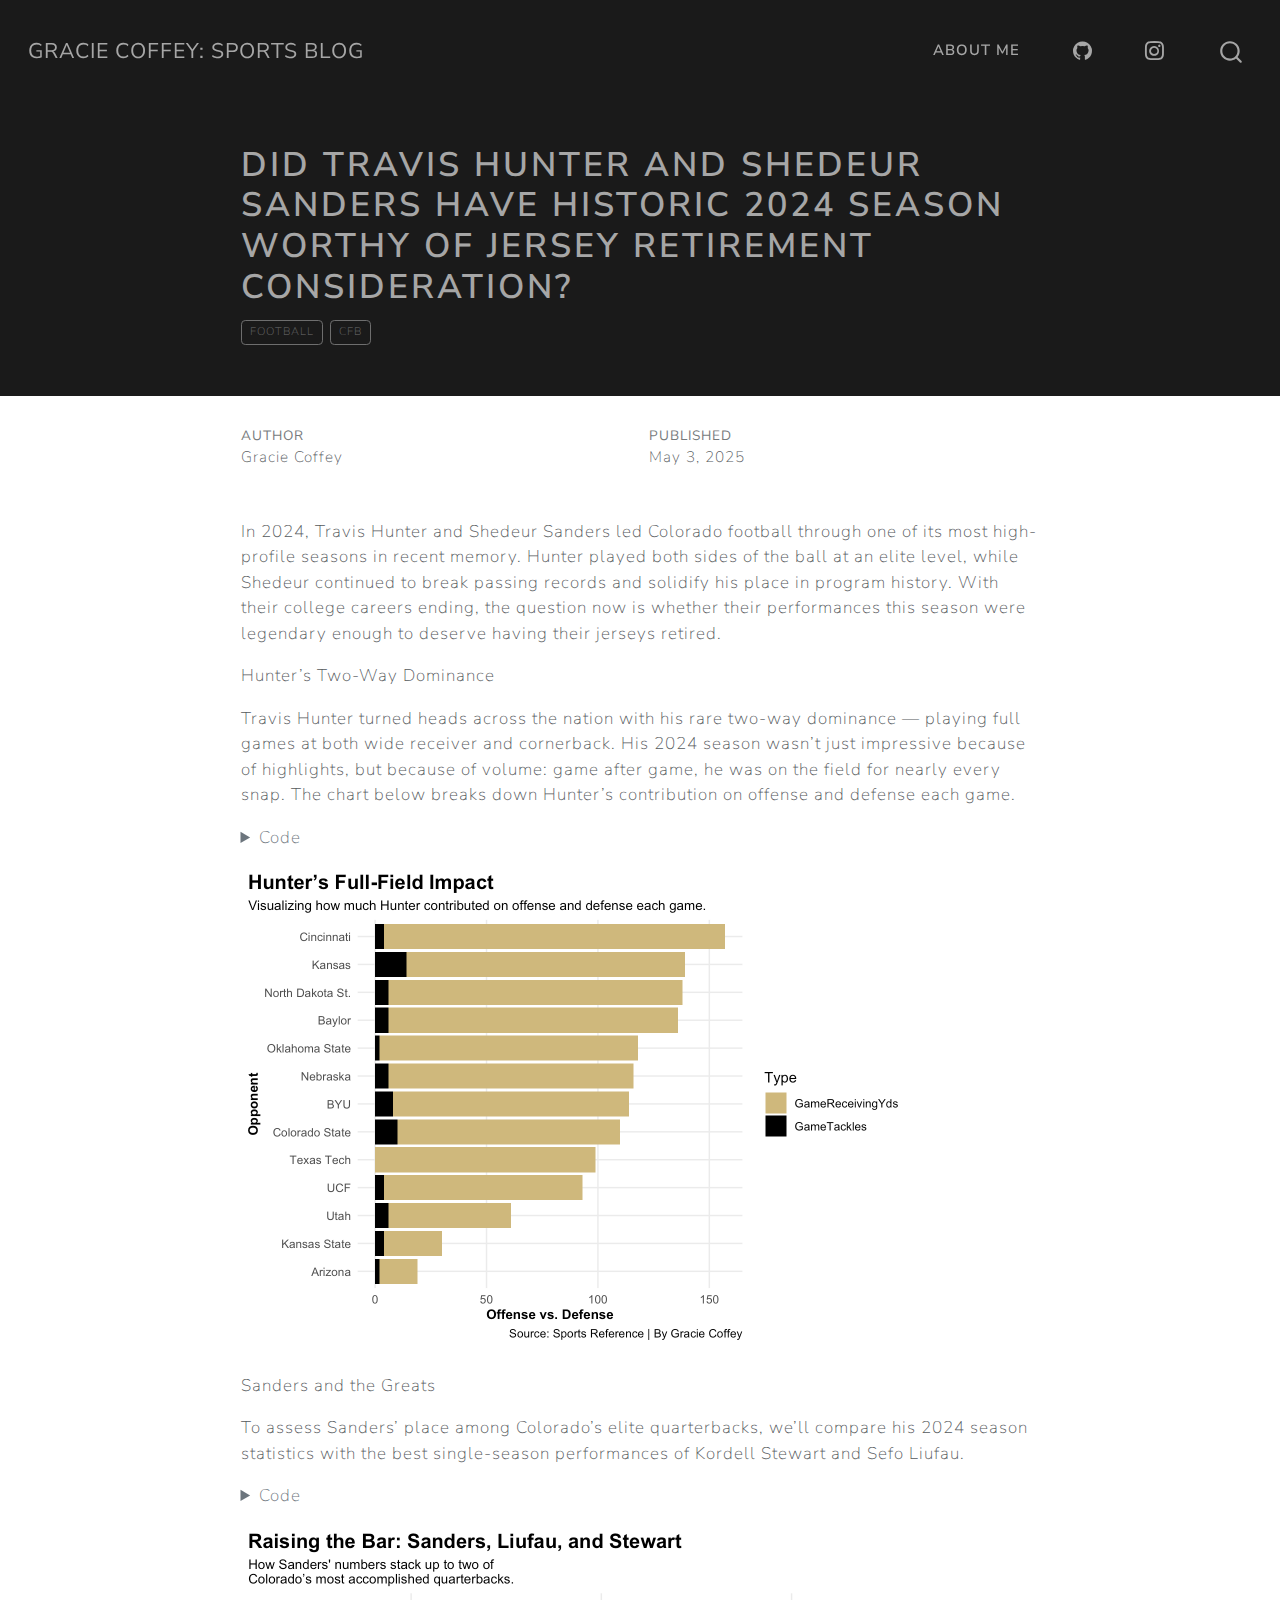
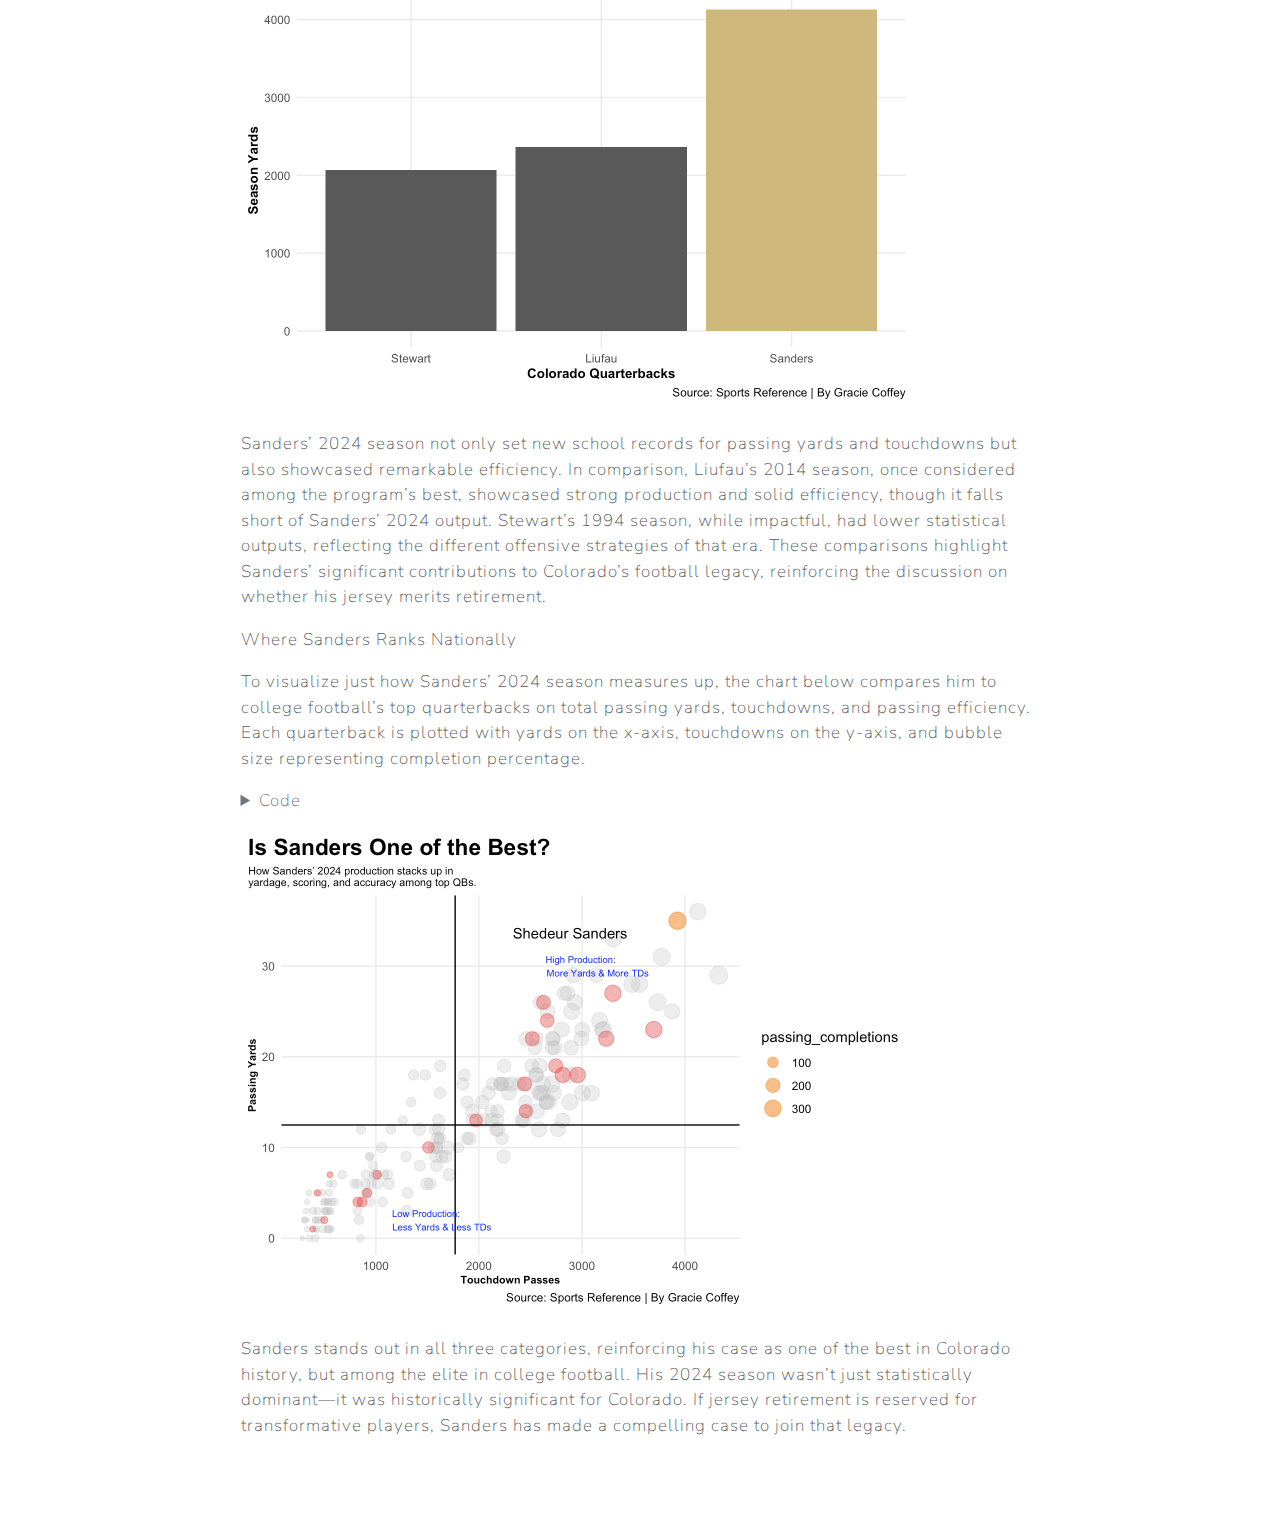
<file: posts/hunter-sanders-jerseyretirement/index.html>
<!DOCTYPE html>
<html xmlns="http://www.w3.org/1999/xhtml" lang="en" xml:lang="en"><head>

<meta charset="utf-8">
<meta name="generator" content="quarto-1.6.42">

<meta name="viewport" content="width=device-width, initial-scale=1.0, user-scalable=yes">

<meta name="author" content="Gracie Coffey">
<meta name="dcterms.date" content="2025-05-03">

<title>Did Travis Hunter and Shedeur Sanders Have Historic 2024 Season Worthy of Jersey Retirement Consideration? – Gracie Coffey: Sports Blog</title>
<style>
code{white-space: pre-wrap;}
span.smallcaps{font-variant: small-caps;}
div.columns{display: flex; gap: min(4vw, 1.5em);}
div.column{flex: auto; overflow-x: auto;}
div.hanging-indent{margin-left: 1.5em; text-indent: -1.5em;}
ul.task-list{list-style: none;}
ul.task-list li input[type="checkbox"] {
  width: 0.8em;
  margin: 0 0.8em 0.2em -1em; /* quarto-specific, see https://github.com/quarto-dev/quarto-cli/issues/4556 */ 
  vertical-align: middle;
}
/* CSS for syntax highlighting */
pre > code.sourceCode { white-space: pre; position: relative; }
pre > code.sourceCode > span { line-height: 1.25; }
pre > code.sourceCode > span:empty { height: 1.2em; }
.sourceCode { overflow: visible; }
code.sourceCode > span { color: inherit; text-decoration: inherit; }
div.sourceCode { margin: 1em 0; }
pre.sourceCode { margin: 0; }
@media screen {
div.sourceCode { overflow: auto; }
}
@media print {
pre > code.sourceCode { white-space: pre-wrap; }
pre > code.sourceCode > span { display: inline-block; text-indent: -5em; padding-left: 5em; }
}
pre.numberSource code
  { counter-reset: source-line 0; }
pre.numberSource code > span
  { position: relative; left: -4em; counter-increment: source-line; }
pre.numberSource code > span > a:first-child::before
  { content: counter(source-line);
    position: relative; left: -1em; text-align: right; vertical-align: baseline;
    border: none; display: inline-block;
    -webkit-touch-callout: none; -webkit-user-select: none;
    -khtml-user-select: none; -moz-user-select: none;
    -ms-user-select: none; user-select: none;
    padding: 0 4px; width: 4em;
  }
pre.numberSource { margin-left: 3em;  padding-left: 4px; }
div.sourceCode
  {   }
@media screen {
pre > code.sourceCode > span > a:first-child::before { text-decoration: underline; }
}
</style>


<script src="../../site_libs/quarto-nav/quarto-nav.js"></script>
<script src="../../site_libs/quarto-nav/headroom.min.js"></script>
<script src="../../site_libs/clipboard/clipboard.min.js"></script>
<script src="../../site_libs/quarto-search/autocomplete.umd.js"></script>
<script src="../../site_libs/quarto-search/fuse.min.js"></script>
<script src="../../site_libs/quarto-search/quarto-search.js"></script>
<meta name="quarto:offset" content="../../">
<script src="../../site_libs/quarto-html/quarto.js"></script>
<script src="../../site_libs/quarto-html/popper.min.js"></script>
<script src="../../site_libs/quarto-html/tippy.umd.min.js"></script>
<script src="../../site_libs/quarto-html/anchor.min.js"></script>
<link href="../../site_libs/quarto-html/tippy.css" rel="stylesheet">
<link href="../../site_libs/quarto-html/quarto-syntax-highlighting-2f5df379a58b258e96c21c0638c20c03.css" rel="stylesheet" id="quarto-text-highlighting-styles">
<script src="../../site_libs/bootstrap/bootstrap.min.js"></script>
<link href="../../site_libs/bootstrap/bootstrap-icons.css" rel="stylesheet">
<link href="../../site_libs/bootstrap/bootstrap-c693913c1c4a30ce2114e7465fc02aa7.min.css" rel="stylesheet" append-hash="true" id="quarto-bootstrap" data-mode="light">
<script id="quarto-search-options" type="application/json">{
  "location": "navbar",
  "copy-button": false,
  "collapse-after": 3,
  "panel-placement": "end",
  "type": "overlay",
  "limit": 50,
  "keyboard-shortcut": [
    "f",
    "/",
    "s"
  ],
  "show-item-context": false,
  "language": {
    "search-no-results-text": "No results",
    "search-matching-documents-text": "matching documents",
    "search-copy-link-title": "Copy link to search",
    "search-hide-matches-text": "Hide additional matches",
    "search-more-match-text": "more match in this document",
    "search-more-matches-text": "more matches in this document",
    "search-clear-button-title": "Clear",
    "search-text-placeholder": "",
    "search-detached-cancel-button-title": "Cancel",
    "search-submit-button-title": "Submit",
    "search-label": "Search"
  }
}</script>


<link rel="stylesheet" href="../../styles.css">
</head>

<body class="nav-fixed fullcontent">

<div id="quarto-search-results"></div>
  <header id="quarto-header" class="headroom fixed-top quarto-banner">
    <nav class="navbar navbar-expand-lg " data-bs-theme="dark">
      <div class="navbar-container container-fluid">
      <div class="navbar-brand-container mx-auto">
    <a class="navbar-brand" href="../../index.html">
    <span class="navbar-title">Gracie Coffey: Sports Blog</span>
    </a>
  </div>
            <div id="quarto-search" class="" title="Search"></div>
          <button class="navbar-toggler" type="button" data-bs-toggle="collapse" data-bs-target="#navbarCollapse" aria-controls="navbarCollapse" role="menu" aria-expanded="false" aria-label="Toggle navigation" onclick="if (window.quartoToggleHeadroom) { window.quartoToggleHeadroom(); }">
  <span class="navbar-toggler-icon"></span>
</button>
          <div class="collapse navbar-collapse" id="navbarCollapse">
            <ul class="navbar-nav navbar-nav-scroll ms-auto">
  <li class="nav-item">
    <a class="nav-link" href="../../about.html"> 
<span class="menu-text">About Me</span></a>
  </li>  
  <li class="nav-item compact">
    <a class="nav-link" href="https://github.com/Gcoffey3"> <i class="bi bi-github" role="img">
</i> 
<span class="menu-text"></span></a>
  </li>  
  <li class="nav-item compact">
    <a class="nav-link" href="https://www.instagram.com/graciejcoffey.photography/"> <i class="bi bi-instagram" role="img">
</i> 
<span class="menu-text"></span></a>
  </li>  
</ul>
          </div> <!-- /navcollapse -->
            <div class="quarto-navbar-tools">
</div>
      </div> <!-- /container-fluid -->
    </nav>
</header>
<!-- content -->
<header id="title-block-header" class="quarto-title-block default page-columns page-full">
  <div class="quarto-title-banner page-columns page-full">
    <div class="quarto-title column-body">
      <h1 class="title">Did Travis Hunter and Shedeur Sanders Have Historic 2024 Season Worthy of Jersey Retirement Consideration?</h1>
                                <div class="quarto-categories">
                <div class="quarto-category">football</div>
                <div class="quarto-category">cfb</div>
              </div>
                  </div>
  </div>
    
  
  <div class="quarto-title-meta">

      <div>
      <div class="quarto-title-meta-heading">Author</div>
      <div class="quarto-title-meta-contents">
               <p>Gracie Coffey </p>
            </div>
    </div>
      
      <div>
      <div class="quarto-title-meta-heading">Published</div>
      <div class="quarto-title-meta-contents">
        <p class="date">May 3, 2025</p>
      </div>
    </div>
    
      
    </div>
    
  
  </header><div id="quarto-content" class="quarto-container page-columns page-rows-contents page-layout-article page-navbar">
<!-- sidebar -->
<!-- margin-sidebar -->
    
<!-- main -->
<main class="content quarto-banner-title-block" id="quarto-document-content">





<p>In 2024, Travis Hunter and Shedeur Sanders led Colorado football through one of its most high-profile seasons in recent memory. Hunter played both sides of the ball at an elite level, while Shedeur continued to break passing records and solidify his place in program history. With their college careers ending, the question now is whether their performances this season were legendary enough to deserve having their jerseys retired.</p>
<p>Hunter’s Two-Way Dominance</p>
<p>Travis Hunter turned heads across the nation with his rare two-way dominance — playing full games at both wide receiver and cornerback. His 2024 season wasn’t just impressive because of highlights, but because of volume: game after game, he was on the field for nearly every snap. The chart below breaks down Hunter’s contribution on offense and defense each game.</p>
<div class="cell">
<details class="code-fold">
<summary>Code</summary>
<div class="sourceCode cell-code" id="cb1"><pre class="sourceCode r code-with-copy"><code class="sourceCode r"><span id="cb1-1"><a href="#cb1-1" aria-hidden="true" tabindex="-1"></a><span class="fu">ggplot</span>() <span class="sc">+</span> </span>
<span id="cb1-2"><a href="#cb1-2" aria-hidden="true" tabindex="-1"></a>  <span class="fu">geom_bar</span>(<span class="at">data=</span>hunterlong, <span class="fu">aes</span>(<span class="at">x=</span><span class="fu">reorder</span>(Opponent, OffenseDefense), <span class="at">weight=</span>OffenseDefense, <span class="at">fill=</span>Type)) <span class="sc">+</span> </span>
<span id="cb1-3"><a href="#cb1-3" aria-hidden="true" tabindex="-1"></a>  <span class="fu">scale_fill_manual</span>(<span class="at">values =</span> <span class="fu">c</span>(<span class="st">"GameTackles"</span> <span class="ot">=</span> <span class="st">"black"</span>, <span class="st">"GameReceivingYds"</span> <span class="ot">=</span> <span class="st">"#CFB87C"</span>)) <span class="sc">+</span></span>
<span id="cb1-4"><a href="#cb1-4" aria-hidden="true" tabindex="-1"></a>  <span class="fu">coord_flip</span>() <span class="sc">+</span></span>
<span id="cb1-5"><a href="#cb1-5" aria-hidden="true" tabindex="-1"></a>   <span class="fu">labs</span>(</span>
<span id="cb1-6"><a href="#cb1-6" aria-hidden="true" tabindex="-1"></a>    <span class="at">x=</span><span class="st">"Opponent"</span>, </span>
<span id="cb1-7"><a href="#cb1-7" aria-hidden="true" tabindex="-1"></a>    <span class="at">y=</span><span class="st">"Offense vs. Defense"</span>, </span>
<span id="cb1-8"><a href="#cb1-8" aria-hidden="true" tabindex="-1"></a>    <span class="at">title=</span><span class="st">"Hunter’s Full-Field Impact"</span>, </span>
<span id="cb1-9"><a href="#cb1-9" aria-hidden="true" tabindex="-1"></a>    <span class="at">subtitle=</span><span class="st">"Visualizing how much Hunter contributed on offense and defense each game."</span>, </span>
<span id="cb1-10"><a href="#cb1-10" aria-hidden="true" tabindex="-1"></a>    <span class="at">caption=</span><span class="st">"Source: Sports Reference | By Gracie Coffey"</span></span>
<span id="cb1-11"><a href="#cb1-11" aria-hidden="true" tabindex="-1"></a>    ) <span class="sc">+</span></span>
<span id="cb1-12"><a href="#cb1-12" aria-hidden="true" tabindex="-1"></a>  <span class="fu">theme_minimal</span>() <span class="sc">+</span> </span>
<span id="cb1-13"><a href="#cb1-13" aria-hidden="true" tabindex="-1"></a>  <span class="fu">theme</span>(</span>
<span id="cb1-14"><a href="#cb1-14" aria-hidden="true" tabindex="-1"></a>    <span class="at">plot.title =</span> <span class="fu">element_text</span>(<span class="at">size =</span> <span class="dv">15</span>, <span class="at">face =</span> <span class="st">"bold"</span>),</span>
<span id="cb1-15"><a href="#cb1-15" aria-hidden="true" tabindex="-1"></a>    <span class="at">axis.title =</span> <span class="fu">element_text</span>(<span class="at">size =</span> <span class="dv">10</span>, <span class="at">face =</span> <span class="st">"bold"</span>), </span>
<span id="cb1-16"><a href="#cb1-16" aria-hidden="true" tabindex="-1"></a>    <span class="at">plot.subtitle =</span> <span class="fu">element_text</span>(<span class="at">size=</span><span class="dv">10</span>), </span>
<span id="cb1-17"><a href="#cb1-17" aria-hidden="true" tabindex="-1"></a>    <span class="at">panel.grid.minor =</span> <span class="fu">element_blank</span>(),</span>
<span id="cb1-18"><a href="#cb1-18" aria-hidden="true" tabindex="-1"></a>    <span class="at">plot.title.position =</span> <span class="st">"plot"</span></span>
<span id="cb1-19"><a href="#cb1-19" aria-hidden="true" tabindex="-1"></a>    )</span></code><button title="Copy to Clipboard" class="code-copy-button"><i class="bi"></i></button></pre></div>
</details>
<div class="cell-output-display">
<div>
<figure class="figure">
<p><img src="index_files/figure-html/unnamed-chunk-5-1.png" class="img-fluid figure-img" width="672"></p>
</figure>
</div>
</div>
</div>
<p>Sanders and the Greats</p>
<p>To assess Sanders’ place among Colorado’s elite quarterbacks, we’ll compare his 2024 season statistics with the best single-season performances of Kordell Stewart and Sefo Liufau.</p>
<div class="cell">
<details class="code-fold">
<summary>Code</summary>
<div class="sourceCode cell-code" id="cb2"><pre class="sourceCode r code-with-copy"><code class="sourceCode r"><span id="cb2-1"><a href="#cb2-1" aria-hidden="true" tabindex="-1"></a><span class="fu">ggplot</span>() <span class="sc">+</span> </span>
<span id="cb2-2"><a href="#cb2-2" aria-hidden="true" tabindex="-1"></a>  <span class="fu">geom_bar</span>(<span class="at">data=</span>combined_data, <span class="fu">aes</span>(<span class="at">x=</span><span class="fu">reorder</span>(Player, Yds), <span class="at">weight=</span>Yds)) <span class="sc">+</span></span>
<span id="cb2-3"><a href="#cb2-3" aria-hidden="true" tabindex="-1"></a>  <span class="fu">geom_bar</span>(<span class="at">data=</span>sanders, <span class="fu">aes</span>(<span class="at">x=</span><span class="fu">reorder</span>(Player, Yds), <span class="at">weight=</span>Yds), <span class="at">fill=</span><span class="st">"#CFB87C"</span>) <span class="sc">+</span></span>
<span id="cb2-4"><a href="#cb2-4" aria-hidden="true" tabindex="-1"></a>  <span class="fu">labs</span>(</span>
<span id="cb2-5"><a href="#cb2-5" aria-hidden="true" tabindex="-1"></a>    <span class="at">x=</span><span class="st">"Colorado Quarterbacks"</span>, </span>
<span id="cb2-6"><a href="#cb2-6" aria-hidden="true" tabindex="-1"></a>    <span class="at">y=</span><span class="st">"Season Yards"</span>, </span>
<span id="cb2-7"><a href="#cb2-7" aria-hidden="true" tabindex="-1"></a>    <span class="at">title=</span><span class="st">"Raising the Bar: Sanders, Liufau, and Stewart"</span>, </span>
<span id="cb2-8"><a href="#cb2-8" aria-hidden="true" tabindex="-1"></a>    <span class="at">subtitle=</span><span class="st">"How Sanders' numbers stack up to two of </span></span>
<span id="cb2-9"><a href="#cb2-9" aria-hidden="true" tabindex="-1"></a><span class="st">Colorado’s most accomplished quarterbacks."</span>, </span>
<span id="cb2-10"><a href="#cb2-10" aria-hidden="true" tabindex="-1"></a>    <span class="at">caption=</span><span class="st">"Source: Sports Reference | By Gracie Coffey"</span></span>
<span id="cb2-11"><a href="#cb2-11" aria-hidden="true" tabindex="-1"></a>    ) <span class="sc">+</span></span>
<span id="cb2-12"><a href="#cb2-12" aria-hidden="true" tabindex="-1"></a>  <span class="fu">theme_minimal</span>() <span class="sc">+</span> </span>
<span id="cb2-13"><a href="#cb2-13" aria-hidden="true" tabindex="-1"></a>  <span class="fu">theme</span>(</span>
<span id="cb2-14"><a href="#cb2-14" aria-hidden="true" tabindex="-1"></a>    <span class="at">plot.title =</span> <span class="fu">element_text</span>(<span class="at">size =</span> <span class="dv">15</span>, <span class="at">face =</span> <span class="st">"bold"</span>),</span>
<span id="cb2-15"><a href="#cb2-15" aria-hidden="true" tabindex="-1"></a>    <span class="at">axis.title =</span> <span class="fu">element_text</span>(<span class="at">size =</span> <span class="dv">10</span>, <span class="at">face =</span> <span class="st">"bold"</span>), </span>
<span id="cb2-16"><a href="#cb2-16" aria-hidden="true" tabindex="-1"></a>    <span class="at">plot.subtitle =</span> <span class="fu">element_text</span>(<span class="at">size=</span><span class="dv">10</span>), </span>
<span id="cb2-17"><a href="#cb2-17" aria-hidden="true" tabindex="-1"></a>    <span class="at">panel.grid.minor =</span> <span class="fu">element_blank</span>(),</span>
<span id="cb2-18"><a href="#cb2-18" aria-hidden="true" tabindex="-1"></a>    <span class="at">plot.title.position =</span> <span class="st">"plot"</span></span>
<span id="cb2-19"><a href="#cb2-19" aria-hidden="true" tabindex="-1"></a>    )</span></code><button title="Copy to Clipboard" class="code-copy-button"><i class="bi"></i></button></pre></div>
</details>
<div class="cell-output-display">
<div>
<figure class="figure">
<p><img src="index_files/figure-html/unnamed-chunk-8-1.png" class="img-fluid figure-img" width="672"></p>
</figure>
</div>
</div>
</div>
<p>Sanders’ 2024 season not only set new school records for passing yards and touchdowns but also showcased remarkable efficiency. In comparison, Liufau’s 2014 season, once considered among the program’s best, showcased strong production and solid efficiency, though it falls short of Sanders’ 2024 output. Stewart’s 1994 season, while impactful, had lower statistical outputs, reflecting the different offensive strategies of that era. These comparisons highlight Sanders’ significant contributions to Colorado’s football legacy, reinforcing the discussion on whether his jersey merits retirement.</p>
<p>Where Sanders Ranks Nationally</p>
<p>To visualize just how Sanders’ 2024 season measures up, the chart below compares him to college football’s top quarterbacks on total passing yards, touchdowns, and passing efficiency. Each quarterback is plotted with yards on the x-axis, touchdowns on the y-axis, and bubble size representing completion percentage.</p>
<div class="cell">
<details class="code-fold">
<summary>Code</summary>
<div class="sourceCode cell-code" id="cb3"><pre class="sourceCode r code-with-copy"><code class="sourceCode r"><span id="cb3-1"><a href="#cb3-1" aria-hidden="true" tabindex="-1"></a>  qb <span class="sc">|&gt;</span> </span>
<span id="cb3-2"><a href="#cb3-2" aria-hidden="true" tabindex="-1"></a>  <span class="fu">summarise</span>(</span>
<span id="cb3-3"><a href="#cb3-3" aria-hidden="true" tabindex="-1"></a>    <span class="at">yds =</span> <span class="fu">mean</span>(passing_yds), </span>
<span id="cb3-4"><a href="#cb3-4" aria-hidden="true" tabindex="-1"></a>    <span class="at">td =</span> <span class="fu">mean</span>(passing_td)</span>
<span id="cb3-5"><a href="#cb3-5" aria-hidden="true" tabindex="-1"></a>    ) <span class="sc">|&gt;</span></span>
<span id="cb3-6"><a href="#cb3-6" aria-hidden="true" tabindex="-1"></a><span class="fu">ggplot</span>() <span class="sc">+</span> </span>
<span id="cb3-7"><a href="#cb3-7" aria-hidden="true" tabindex="-1"></a>  <span class="fu">geom_point</span>(</span>
<span id="cb3-8"><a href="#cb3-8" aria-hidden="true" tabindex="-1"></a>    <span class="at">data=</span>qb, <span class="fu">aes</span>(<span class="at">x=</span>passing_yds, <span class="at">y=</span>passing_td, <span class="at">size=</span>passing_completions), <span class="at">color=</span><span class="st">"grey"</span>,</span>
<span id="cb3-9"><a href="#cb3-9" aria-hidden="true" tabindex="-1"></a>    <span class="at">alpha =</span> .<span class="dv">3</span>) <span class="sc">+</span></span>
<span id="cb3-10"><a href="#cb3-10" aria-hidden="true" tabindex="-1"></a>  <span class="fu">geom_point</span>(</span>
<span id="cb3-11"><a href="#cb3-11" aria-hidden="true" tabindex="-1"></a>    <span class="at">data=</span>big12, <span class="fu">aes</span>(<span class="at">x=</span>passing_yds, <span class="at">y=</span>passing_td, <span class="at">size=</span>passing_completions), <span class="at">color=</span> <span class="st">"red"</span>,</span>
<span id="cb3-12"><a href="#cb3-12" aria-hidden="true" tabindex="-1"></a>    <span class="at">alpha =</span> .<span class="dv">3</span>) <span class="sc">+</span></span>
<span id="cb3-13"><a href="#cb3-13" aria-hidden="true" tabindex="-1"></a>  <span class="fu">geom_point</span>(</span>
<span id="cb3-14"><a href="#cb3-14" aria-hidden="true" tabindex="-1"></a>    <span class="at">data=</span>sanders, <span class="fu">aes</span>(<span class="at">x=</span>passing_yds, <span class="at">y=</span>passing_td, <span class="at">size=</span>passing_completions), <span class="at">color=</span><span class="st">"gold"</span>,</span>
<span id="cb3-15"><a href="#cb3-15" aria-hidden="true" tabindex="-1"></a>    <span class="at">alpha =</span> .<span class="dv">3</span>) <span class="sc">+</span> </span>
<span id="cb3-16"><a href="#cb3-16" aria-hidden="true" tabindex="-1"></a>  <span class="fu">geom_vline</span>(<span class="at">xintercept =</span> <span class="fl">1769.34</span>) <span class="sc">+</span> </span>
<span id="cb3-17"><a href="#cb3-17" aria-hidden="true" tabindex="-1"></a>  <span class="fu">geom_hline</span>(<span class="at">yintercept =</span> <span class="fl">12.48223</span>) <span class="sc">+</span></span>
<span id="cb3-18"><a href="#cb3-18" aria-hidden="true" tabindex="-1"></a>  <span class="fu">geom_text</span>(<span class="fu">aes</span>(<span class="at">x=</span><span class="dv">1500</span>, <span class="at">y=</span><span class="dv">2</span>, <span class="at">label=</span><span class="st">"Low Production: </span></span>
<span id="cb3-19"><a href="#cb3-19" aria-hidden="true" tabindex="-1"></a><span class="st">           Less Yards &amp; Less TDs"</span>), <span class="at">size =</span> <span class="fl">2.5</span>, <span class="at">color=</span><span class="st">"blue"</span>) <span class="sc">+</span></span>
<span id="cb3-20"><a href="#cb3-20" aria-hidden="true" tabindex="-1"></a>  <span class="fu">geom_text</span>(<span class="fu">aes</span>(<span class="at">x=</span><span class="dv">3000</span>, <span class="at">y=</span><span class="dv">30</span>, <span class="at">label=</span><span class="st">"High Production: </span></span>
<span id="cb3-21"><a href="#cb3-21" aria-hidden="true" tabindex="-1"></a><span class="st">            More Yards &amp; More TDs"</span>), <span class="at">size =</span> <span class="fl">2.5</span>, <span class="at">color=</span><span class="st">"blue"</span>) <span class="sc">+</span></span>
<span id="cb3-22"><a href="#cb3-22" aria-hidden="true" tabindex="-1"></a>  <span class="fu">geom_text_repel</span>(</span>
<span id="cb3-23"><a href="#cb3-23" aria-hidden="true" tabindex="-1"></a>    <span class="at">data=</span>sanders, </span>
<span id="cb3-24"><a href="#cb3-24" aria-hidden="true" tabindex="-1"></a>    <span class="fu">aes</span>(<span class="at">x=</span>passing_yds <span class="sc">-</span> <span class="dv">900</span>, <span class="at">y=</span>passing_td <span class="sc">-</span> .<span class="dv">1</span>, <span class="at">label=</span>player)</span>
<span id="cb3-25"><a href="#cb3-25" aria-hidden="true" tabindex="-1"></a>    ) <span class="sc">+</span></span>
<span id="cb3-26"><a href="#cb3-26" aria-hidden="true" tabindex="-1"></a>  <span class="fu">labs</span>(</span>
<span id="cb3-27"><a href="#cb3-27" aria-hidden="true" tabindex="-1"></a>    <span class="at">x=</span><span class="st">"Touchdown Passes"</span>,</span>
<span id="cb3-28"><a href="#cb3-28" aria-hidden="true" tabindex="-1"></a>    <span class="at">y=</span><span class="st">"Passing Yards"</span>, </span>
<span id="cb3-29"><a href="#cb3-29" aria-hidden="true" tabindex="-1"></a>    <span class="at">title=</span><span class="st">"Is Sanders One of the Best?"</span>,</span>
<span id="cb3-30"><a href="#cb3-30" aria-hidden="true" tabindex="-1"></a>    <span class="at">subtitle=</span><span class="st">"How Sanders’ 2024 production stacks up in </span></span>
<span id="cb3-31"><a href="#cb3-31" aria-hidden="true" tabindex="-1"></a><span class="st">yardage, scoring, and accuracy among top QBs."</span>, </span>
<span id="cb3-32"><a href="#cb3-32" aria-hidden="true" tabindex="-1"></a>    <span class="at">caption=</span><span class="st">"Source: Sports Reference | By Gracie Coffey"</span></span>
<span id="cb3-33"><a href="#cb3-33" aria-hidden="true" tabindex="-1"></a>    ) <span class="sc">+</span></span>
<span id="cb3-34"><a href="#cb3-34" aria-hidden="true" tabindex="-1"></a> <span class="fu">theme_minimal</span>() <span class="sc">+</span> </span>
<span id="cb3-35"><a href="#cb3-35" aria-hidden="true" tabindex="-1"></a>  <span class="fu">theme</span>(</span>
<span id="cb3-36"><a href="#cb3-36" aria-hidden="true" tabindex="-1"></a>    <span class="at">plot.title =</span> <span class="fu">element_text</span>(<span class="at">size =</span> <span class="dv">17</span>, <span class="at">face =</span> <span class="st">"bold"</span>),</span>
<span id="cb3-37"><a href="#cb3-37" aria-hidden="true" tabindex="-1"></a>    <span class="at">axis.title =</span> <span class="fu">element_text</span>(<span class="at">size =</span> <span class="dv">8</span>, <span class="at">face =</span> <span class="st">"bold"</span>), </span>
<span id="cb3-38"><a href="#cb3-38" aria-hidden="true" tabindex="-1"></a>    <span class="at">plot.subtitle =</span> <span class="fu">element_text</span>(<span class="at">size=</span><span class="dv">8</span>), </span>
<span id="cb3-39"><a href="#cb3-39" aria-hidden="true" tabindex="-1"></a>    <span class="at">panel.grid.minor =</span> <span class="fu">element_blank</span>(),</span>
<span id="cb3-40"><a href="#cb3-40" aria-hidden="true" tabindex="-1"></a>    <span class="at">plot.title.position =</span> <span class="st">"plot"</span></span>
<span id="cb3-41"><a href="#cb3-41" aria-hidden="true" tabindex="-1"></a>    ) </span></code><button title="Copy to Clipboard" class="code-copy-button"><i class="bi"></i></button></pre></div>
</details>
<div class="cell-output-display">
<div>
<figure class="figure">
<p><img src="index_files/figure-html/unnamed-chunk-10-1.png" class="img-fluid figure-img" width="672"></p>
</figure>
</div>
</div>
</div>
<p>Sanders stands out in all three categories, reinforcing his case as one of the best in Colorado history, but among the elite in college football. His 2024 season wasn’t just statistically dominant—it was historically significant for Colorado. If jersey retirement is reserved for transformative players, Sanders has made a compelling case to join that legacy.</p>



</main> <!-- /main -->
<script id="quarto-html-after-body" type="application/javascript">
window.document.addEventListener("DOMContentLoaded", function (event) {
  const toggleBodyColorMode = (bsSheetEl) => {
    const mode = bsSheetEl.getAttribute("data-mode");
    const bodyEl = window.document.querySelector("body");
    if (mode === "dark") {
      bodyEl.classList.add("quarto-dark");
      bodyEl.classList.remove("quarto-light");
    } else {
      bodyEl.classList.add("quarto-light");
      bodyEl.classList.remove("quarto-dark");
    }
  }
  const toggleBodyColorPrimary = () => {
    const bsSheetEl = window.document.querySelector("link#quarto-bootstrap");
    if (bsSheetEl) {
      toggleBodyColorMode(bsSheetEl);
    }
  }
  toggleBodyColorPrimary();  
  const icon = "";
  const anchorJS = new window.AnchorJS();
  anchorJS.options = {
    placement: 'right',
    icon: icon
  };
  anchorJS.add('.anchored');
  const isCodeAnnotation = (el) => {
    for (const clz of el.classList) {
      if (clz.startsWith('code-annotation-')) {                     
        return true;
      }
    }
    return false;
  }
  const onCopySuccess = function(e) {
    // button target
    const button = e.trigger;
    // don't keep focus
    button.blur();
    // flash "checked"
    button.classList.add('code-copy-button-checked');
    var currentTitle = button.getAttribute("title");
    button.setAttribute("title", "Copied!");
    let tooltip;
    if (window.bootstrap) {
      button.setAttribute("data-bs-toggle", "tooltip");
      button.setAttribute("data-bs-placement", "left");
      button.setAttribute("data-bs-title", "Copied!");
      tooltip = new bootstrap.Tooltip(button, 
        { trigger: "manual", 
          customClass: "code-copy-button-tooltip",
          offset: [0, -8]});
      tooltip.show();    
    }
    setTimeout(function() {
      if (tooltip) {
        tooltip.hide();
        button.removeAttribute("data-bs-title");
        button.removeAttribute("data-bs-toggle");
        button.removeAttribute("data-bs-placement");
      }
      button.setAttribute("title", currentTitle);
      button.classList.remove('code-copy-button-checked');
    }, 1000);
    // clear code selection
    e.clearSelection();
  }
  const getTextToCopy = function(trigger) {
      const codeEl = trigger.previousElementSibling.cloneNode(true);
      for (const childEl of codeEl.children) {
        if (isCodeAnnotation(childEl)) {
          childEl.remove();
        }
      }
      return codeEl.innerText;
  }
  const clipboard = new window.ClipboardJS('.code-copy-button:not([data-in-quarto-modal])', {
    text: getTextToCopy
  });
  clipboard.on('success', onCopySuccess);
  if (window.document.getElementById('quarto-embedded-source-code-modal')) {
    const clipboardModal = new window.ClipboardJS('.code-copy-button[data-in-quarto-modal]', {
      text: getTextToCopy,
      container: window.document.getElementById('quarto-embedded-source-code-modal')
    });
    clipboardModal.on('success', onCopySuccess);
  }
    var localhostRegex = new RegExp(/^(?:http|https):\/\/localhost\:?[0-9]*\//);
    var mailtoRegex = new RegExp(/^mailto:/);
      var filterRegex = new RegExp('/' + window.location.host + '/');
    var isInternal = (href) => {
        return filterRegex.test(href) || localhostRegex.test(href) || mailtoRegex.test(href);
    }
    // Inspect non-navigation links and adorn them if external
 	var links = window.document.querySelectorAll('a[href]:not(.nav-link):not(.navbar-brand):not(.toc-action):not(.sidebar-link):not(.sidebar-item-toggle):not(.pagination-link):not(.no-external):not([aria-hidden]):not(.dropdown-item):not(.quarto-navigation-tool):not(.about-link)');
    for (var i=0; i<links.length; i++) {
      const link = links[i];
      if (!isInternal(link.href)) {
        // undo the damage that might have been done by quarto-nav.js in the case of
        // links that we want to consider external
        if (link.dataset.originalHref !== undefined) {
          link.href = link.dataset.originalHref;
        }
      }
    }
  function tippyHover(el, contentFn, onTriggerFn, onUntriggerFn) {
    const config = {
      allowHTML: true,
      maxWidth: 500,
      delay: 100,
      arrow: false,
      appendTo: function(el) {
          return el.parentElement;
      },
      interactive: true,
      interactiveBorder: 10,
      theme: 'quarto',
      placement: 'bottom-start',
    };
    if (contentFn) {
      config.content = contentFn;
    }
    if (onTriggerFn) {
      config.onTrigger = onTriggerFn;
    }
    if (onUntriggerFn) {
      config.onUntrigger = onUntriggerFn;
    }
    window.tippy(el, config); 
  }
  const noterefs = window.document.querySelectorAll('a[role="doc-noteref"]');
  for (var i=0; i<noterefs.length; i++) {
    const ref = noterefs[i];
    tippyHover(ref, function() {
      // use id or data attribute instead here
      let href = ref.getAttribute('data-footnote-href') || ref.getAttribute('href');
      try { href = new URL(href).hash; } catch {}
      const id = href.replace(/^#\/?/, "");
      const note = window.document.getElementById(id);
      if (note) {
        return note.innerHTML;
      } else {
        return "";
      }
    });
  }
  const xrefs = window.document.querySelectorAll('a.quarto-xref');
  const processXRef = (id, note) => {
    // Strip column container classes
    const stripColumnClz = (el) => {
      el.classList.remove("page-full", "page-columns");
      if (el.children) {
        for (const child of el.children) {
          stripColumnClz(child);
        }
      }
    }
    stripColumnClz(note)
    if (id === null || id.startsWith('sec-')) {
      // Special case sections, only their first couple elements
      const container = document.createElement("div");
      if (note.children && note.children.length > 2) {
        container.appendChild(note.children[0].cloneNode(true));
        for (let i = 1; i < note.children.length; i++) {
          const child = note.children[i];
          if (child.tagName === "P" && child.innerText === "") {
            continue;
          } else {
            container.appendChild(child.cloneNode(true));
            break;
          }
        }
        if (window.Quarto?.typesetMath) {
          window.Quarto.typesetMath(container);
        }
        return container.innerHTML
      } else {
        if (window.Quarto?.typesetMath) {
          window.Quarto.typesetMath(note);
        }
        return note.innerHTML;
      }
    } else {
      // Remove any anchor links if they are present
      const anchorLink = note.querySelector('a.anchorjs-link');
      if (anchorLink) {
        anchorLink.remove();
      }
      if (window.Quarto?.typesetMath) {
        window.Quarto.typesetMath(note);
      }
      if (note.classList.contains("callout")) {
        return note.outerHTML;
      } else {
        return note.innerHTML;
      }
    }
  }
  for (var i=0; i<xrefs.length; i++) {
    const xref = xrefs[i];
    tippyHover(xref, undefined, function(instance) {
      instance.disable();
      let url = xref.getAttribute('href');
      let hash = undefined; 
      if (url.startsWith('#')) {
        hash = url;
      } else {
        try { hash = new URL(url).hash; } catch {}
      }
      if (hash) {
        const id = hash.replace(/^#\/?/, "");
        const note = window.document.getElementById(id);
        if (note !== null) {
          try {
            const html = processXRef(id, note.cloneNode(true));
            instance.setContent(html);
          } finally {
            instance.enable();
            instance.show();
          }
        } else {
          // See if we can fetch this
          fetch(url.split('#')[0])
          .then(res => res.text())
          .then(html => {
            const parser = new DOMParser();
            const htmlDoc = parser.parseFromString(html, "text/html");
            const note = htmlDoc.getElementById(id);
            if (note !== null) {
              const html = processXRef(id, note);
              instance.setContent(html);
            } 
          }).finally(() => {
            instance.enable();
            instance.show();
          });
        }
      } else {
        // See if we can fetch a full url (with no hash to target)
        // This is a special case and we should probably do some content thinning / targeting
        fetch(url)
        .then(res => res.text())
        .then(html => {
          const parser = new DOMParser();
          const htmlDoc = parser.parseFromString(html, "text/html");
          const note = htmlDoc.querySelector('main.content');
          if (note !== null) {
            // This should only happen for chapter cross references
            // (since there is no id in the URL)
            // remove the first header
            if (note.children.length > 0 && note.children[0].tagName === "HEADER") {
              note.children[0].remove();
            }
            const html = processXRef(null, note);
            instance.setContent(html);
          } 
        }).finally(() => {
          instance.enable();
          instance.show();
        });
      }
    }, function(instance) {
    });
  }
      let selectedAnnoteEl;
      const selectorForAnnotation = ( cell, annotation) => {
        let cellAttr = 'data-code-cell="' + cell + '"';
        let lineAttr = 'data-code-annotation="' +  annotation + '"';
        const selector = 'span[' + cellAttr + '][' + lineAttr + ']';
        return selector;
      }
      const selectCodeLines = (annoteEl) => {
        const doc = window.document;
        const targetCell = annoteEl.getAttribute("data-target-cell");
        const targetAnnotation = annoteEl.getAttribute("data-target-annotation");
        const annoteSpan = window.document.querySelector(selectorForAnnotation(targetCell, targetAnnotation));
        const lines = annoteSpan.getAttribute("data-code-lines").split(",");
        const lineIds = lines.map((line) => {
          return targetCell + "-" + line;
        })
        let top = null;
        let height = null;
        let parent = null;
        if (lineIds.length > 0) {
            //compute the position of the single el (top and bottom and make a div)
            const el = window.document.getElementById(lineIds[0]);
            top = el.offsetTop;
            height = el.offsetHeight;
            parent = el.parentElement.parentElement;
          if (lineIds.length > 1) {
            const lastEl = window.document.getElementById(lineIds[lineIds.length - 1]);
            const bottom = lastEl.offsetTop + lastEl.offsetHeight;
            height = bottom - top;
          }
          if (top !== null && height !== null && parent !== null) {
            // cook up a div (if necessary) and position it 
            let div = window.document.getElementById("code-annotation-line-highlight");
            if (div === null) {
              div = window.document.createElement("div");
              div.setAttribute("id", "code-annotation-line-highlight");
              div.style.position = 'absolute';
              parent.appendChild(div);
            }
            div.style.top = top - 2 + "px";
            div.style.height = height + 4 + "px";
            div.style.left = 0;
            let gutterDiv = window.document.getElementById("code-annotation-line-highlight-gutter");
            if (gutterDiv === null) {
              gutterDiv = window.document.createElement("div");
              gutterDiv.setAttribute("id", "code-annotation-line-highlight-gutter");
              gutterDiv.style.position = 'absolute';
              const codeCell = window.document.getElementById(targetCell);
              const gutter = codeCell.querySelector('.code-annotation-gutter');
              gutter.appendChild(gutterDiv);
            }
            gutterDiv.style.top = top - 2 + "px";
            gutterDiv.style.height = height + 4 + "px";
          }
          selectedAnnoteEl = annoteEl;
        }
      };
      const unselectCodeLines = () => {
        const elementsIds = ["code-annotation-line-highlight", "code-annotation-line-highlight-gutter"];
        elementsIds.forEach((elId) => {
          const div = window.document.getElementById(elId);
          if (div) {
            div.remove();
          }
        });
        selectedAnnoteEl = undefined;
      };
        // Handle positioning of the toggle
    window.addEventListener(
      "resize",
      throttle(() => {
        elRect = undefined;
        if (selectedAnnoteEl) {
          selectCodeLines(selectedAnnoteEl);
        }
      }, 10)
    );
    function throttle(fn, ms) {
    let throttle = false;
    let timer;
      return (...args) => {
        if(!throttle) { // first call gets through
            fn.apply(this, args);
            throttle = true;
        } else { // all the others get throttled
            if(timer) clearTimeout(timer); // cancel #2
            timer = setTimeout(() => {
              fn.apply(this, args);
              timer = throttle = false;
            }, ms);
        }
      };
    }
      // Attach click handler to the DT
      const annoteDls = window.document.querySelectorAll('dt[data-target-cell]');
      for (const annoteDlNode of annoteDls) {
        annoteDlNode.addEventListener('click', (event) => {
          const clickedEl = event.target;
          if (clickedEl !== selectedAnnoteEl) {
            unselectCodeLines();
            const activeEl = window.document.querySelector('dt[data-target-cell].code-annotation-active');
            if (activeEl) {
              activeEl.classList.remove('code-annotation-active');
            }
            selectCodeLines(clickedEl);
            clickedEl.classList.add('code-annotation-active');
          } else {
            // Unselect the line
            unselectCodeLines();
            clickedEl.classList.remove('code-annotation-active');
          }
        });
      }
  const findCites = (el) => {
    const parentEl = el.parentElement;
    if (parentEl) {
      const cites = parentEl.dataset.cites;
      if (cites) {
        return {
          el,
          cites: cites.split(' ')
        };
      } else {
        return findCites(el.parentElement)
      }
    } else {
      return undefined;
    }
  };
  var bibliorefs = window.document.querySelectorAll('a[role="doc-biblioref"]');
  for (var i=0; i<bibliorefs.length; i++) {
    const ref = bibliorefs[i];
    const citeInfo = findCites(ref);
    if (citeInfo) {
      tippyHover(citeInfo.el, function() {
        var popup = window.document.createElement('div');
        citeInfo.cites.forEach(function(cite) {
          var citeDiv = window.document.createElement('div');
          citeDiv.classList.add('hanging-indent');
          citeDiv.classList.add('csl-entry');
          var biblioDiv = window.document.getElementById('ref-' + cite);
          if (biblioDiv) {
            citeDiv.innerHTML = biblioDiv.innerHTML;
          }
          popup.appendChild(citeDiv);
        });
        return popup.innerHTML;
      });
    }
  }
});
</script>
</div> <!-- /content -->




</body></html>
</file>
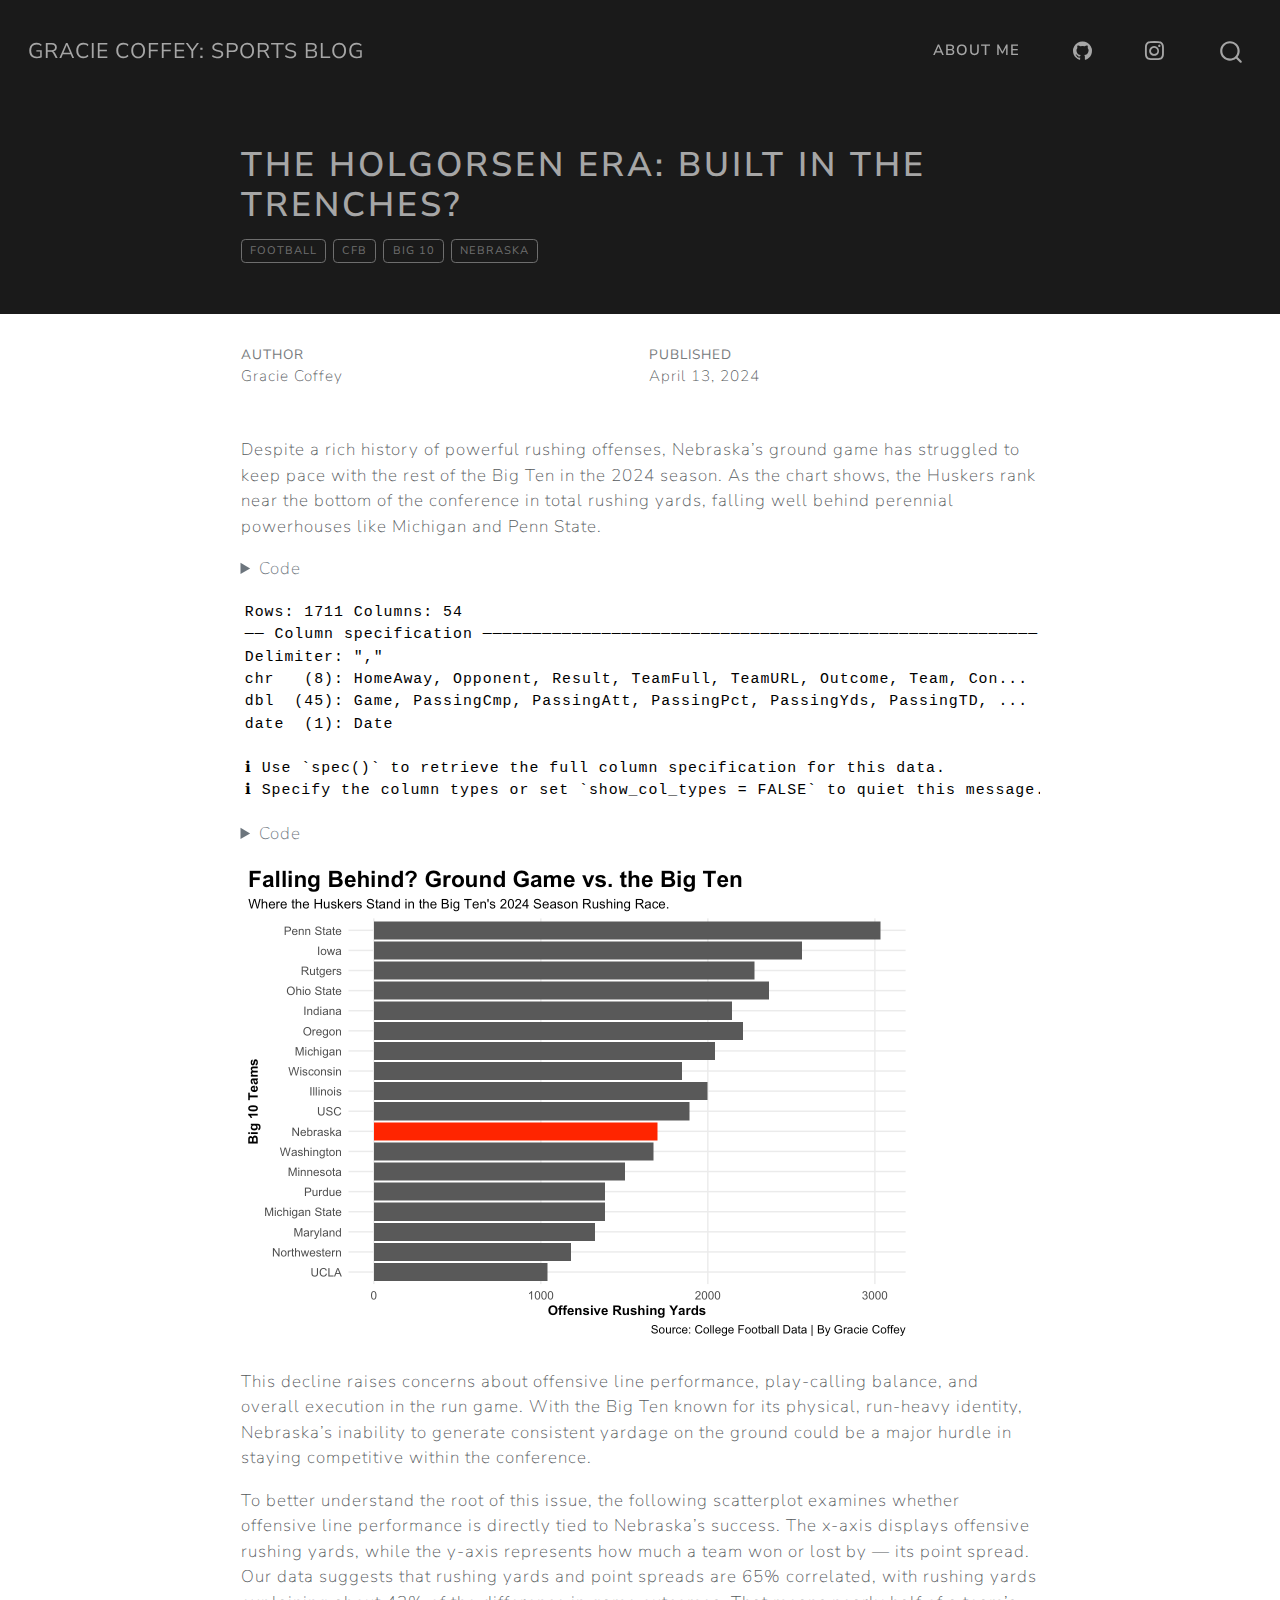
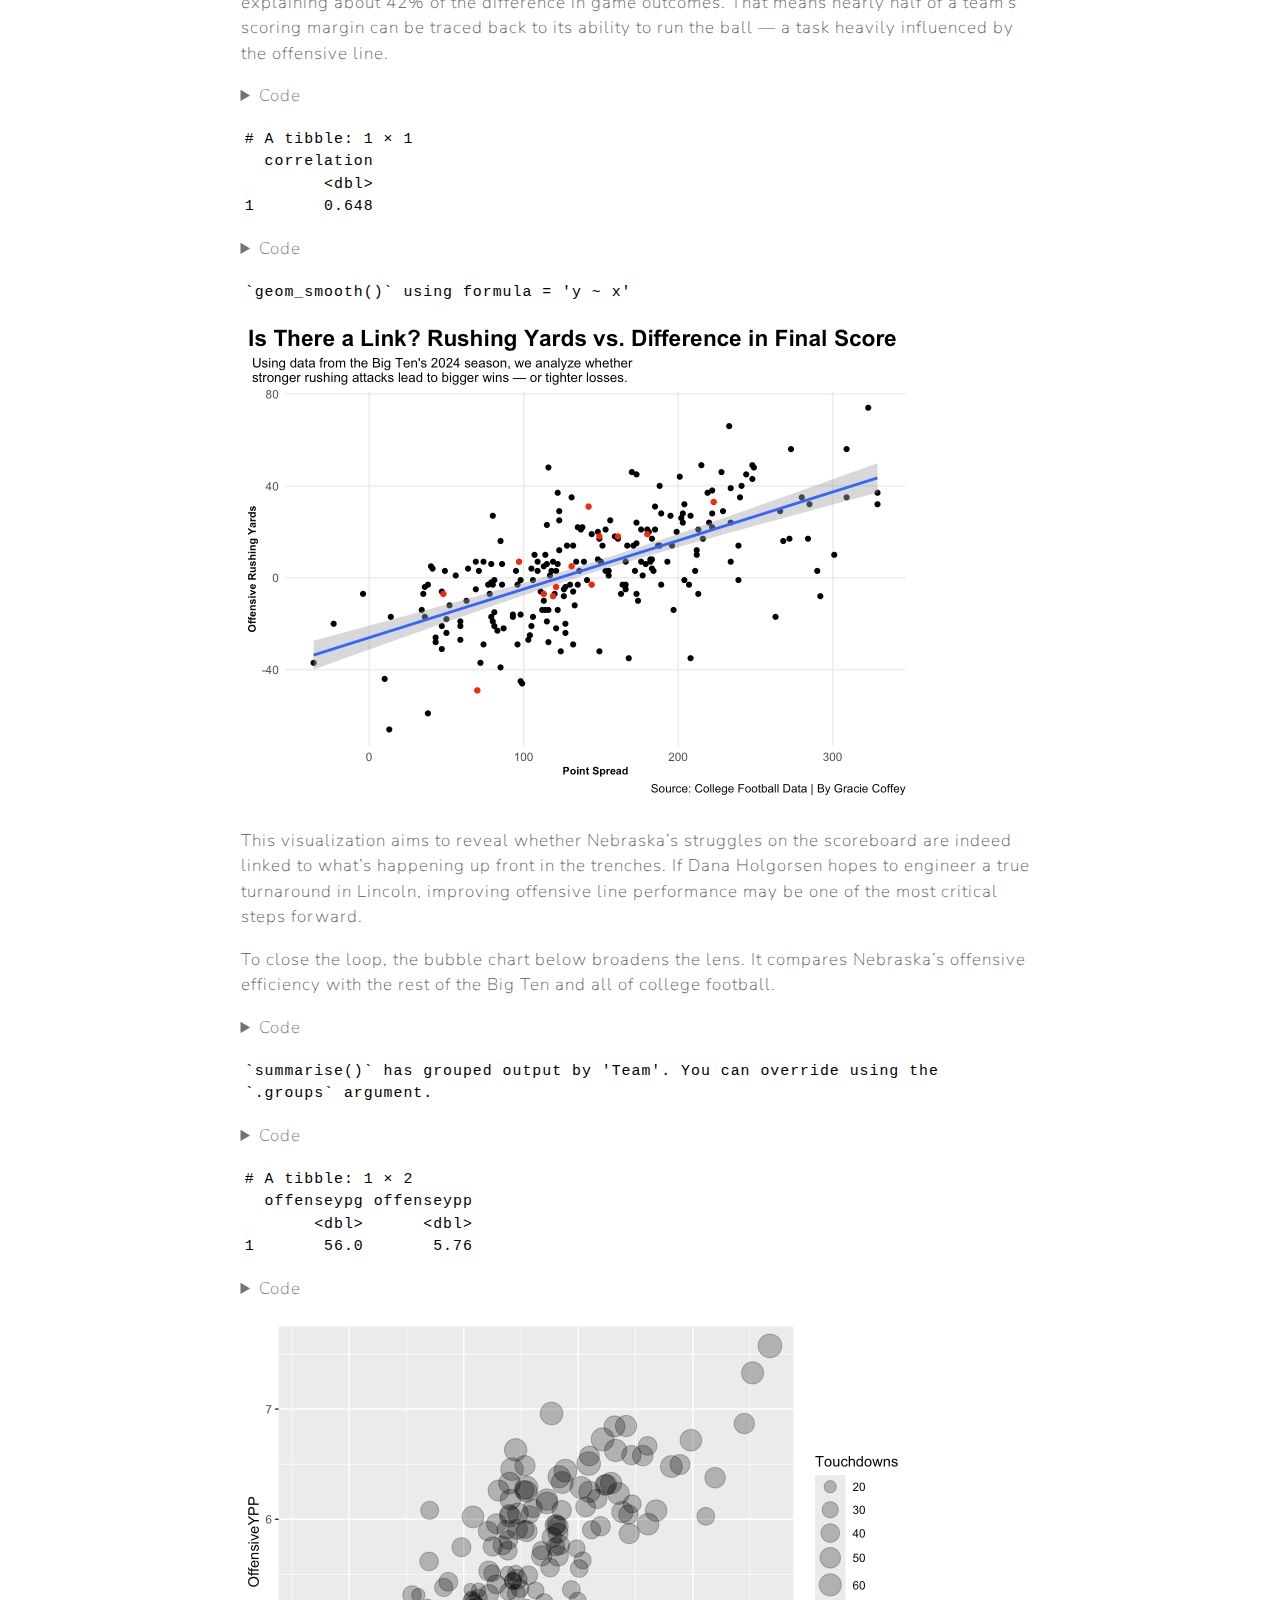
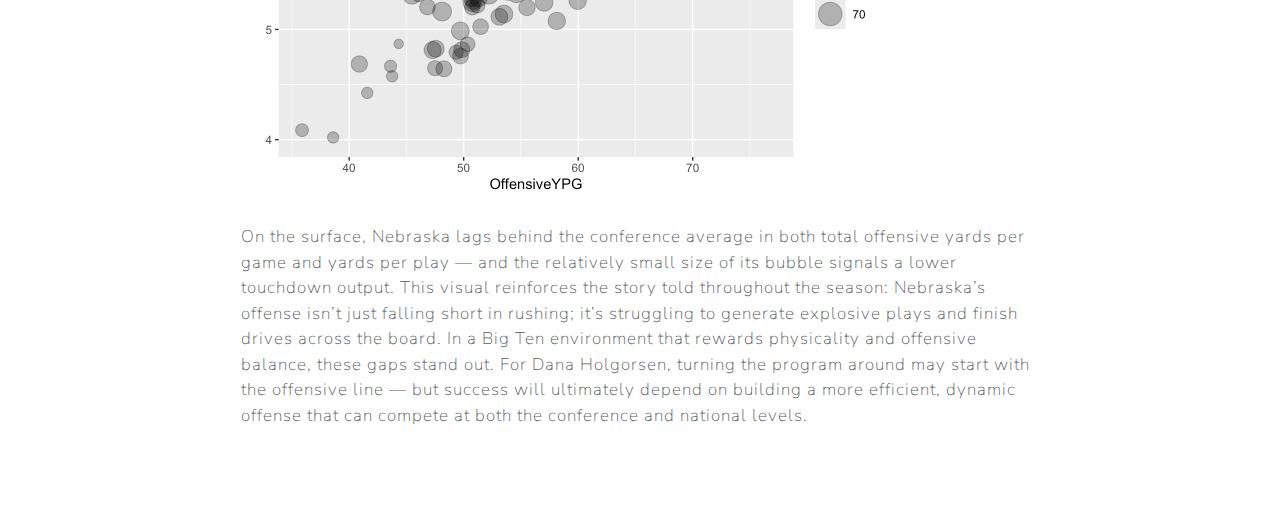
<file: posts/nebraska-football-offensive-line/index.html>
<!DOCTYPE html>
<html xmlns="http://www.w3.org/1999/xhtml" lang="en" xml:lang="en"><head>

<meta charset="utf-8">
<meta name="generator" content="quarto-1.6.42">

<meta name="viewport" content="width=device-width, initial-scale=1.0, user-scalable=yes">

<meta name="author" content="Gracie Coffey">
<meta name="dcterms.date" content="2024-04-13">

<title>The Holgorsen Era: Built in the Trenches? – Gracie Coffey: Sports Blog</title>
<style>
code{white-space: pre-wrap;}
span.smallcaps{font-variant: small-caps;}
div.columns{display: flex; gap: min(4vw, 1.5em);}
div.column{flex: auto; overflow-x: auto;}
div.hanging-indent{margin-left: 1.5em; text-indent: -1.5em;}
ul.task-list{list-style: none;}
ul.task-list li input[type="checkbox"] {
  width: 0.8em;
  margin: 0 0.8em 0.2em -1em; /* quarto-specific, see https://github.com/quarto-dev/quarto-cli/issues/4556 */ 
  vertical-align: middle;
}
/* CSS for syntax highlighting */
pre > code.sourceCode { white-space: pre; position: relative; }
pre > code.sourceCode > span { line-height: 1.25; }
pre > code.sourceCode > span:empty { height: 1.2em; }
.sourceCode { overflow: visible; }
code.sourceCode > span { color: inherit; text-decoration: inherit; }
div.sourceCode { margin: 1em 0; }
pre.sourceCode { margin: 0; }
@media screen {
div.sourceCode { overflow: auto; }
}
@media print {
pre > code.sourceCode { white-space: pre-wrap; }
pre > code.sourceCode > span { display: inline-block; text-indent: -5em; padding-left: 5em; }
}
pre.numberSource code
  { counter-reset: source-line 0; }
pre.numberSource code > span
  { position: relative; left: -4em; counter-increment: source-line; }
pre.numberSource code > span > a:first-child::before
  { content: counter(source-line);
    position: relative; left: -1em; text-align: right; vertical-align: baseline;
    border: none; display: inline-block;
    -webkit-touch-callout: none; -webkit-user-select: none;
    -khtml-user-select: none; -moz-user-select: none;
    -ms-user-select: none; user-select: none;
    padding: 0 4px; width: 4em;
  }
pre.numberSource { margin-left: 3em;  padding-left: 4px; }
div.sourceCode
  {   }
@media screen {
pre > code.sourceCode > span > a:first-child::before { text-decoration: underline; }
}
</style>


<script src="../../site_libs/quarto-nav/quarto-nav.js"></script>
<script src="../../site_libs/quarto-nav/headroom.min.js"></script>
<script src="../../site_libs/clipboard/clipboard.min.js"></script>
<script src="../../site_libs/quarto-search/autocomplete.umd.js"></script>
<script src="../../site_libs/quarto-search/fuse.min.js"></script>
<script src="../../site_libs/quarto-search/quarto-search.js"></script>
<meta name="quarto:offset" content="../../">
<script src="../../site_libs/quarto-html/quarto.js"></script>
<script src="../../site_libs/quarto-html/popper.min.js"></script>
<script src="../../site_libs/quarto-html/tippy.umd.min.js"></script>
<script src="../../site_libs/quarto-html/anchor.min.js"></script>
<link href="../../site_libs/quarto-html/tippy.css" rel="stylesheet">
<link href="../../site_libs/quarto-html/quarto-syntax-highlighting-2f5df379a58b258e96c21c0638c20c03.css" rel="stylesheet" id="quarto-text-highlighting-styles">
<script src="../../site_libs/bootstrap/bootstrap.min.js"></script>
<link href="../../site_libs/bootstrap/bootstrap-icons.css" rel="stylesheet">
<link href="../../site_libs/bootstrap/bootstrap-c693913c1c4a30ce2114e7465fc02aa7.min.css" rel="stylesheet" append-hash="true" id="quarto-bootstrap" data-mode="light">
<script id="quarto-search-options" type="application/json">{
  "location": "navbar",
  "copy-button": false,
  "collapse-after": 3,
  "panel-placement": "end",
  "type": "overlay",
  "limit": 50,
  "keyboard-shortcut": [
    "f",
    "/",
    "s"
  ],
  "show-item-context": false,
  "language": {
    "search-no-results-text": "No results",
    "search-matching-documents-text": "matching documents",
    "search-copy-link-title": "Copy link to search",
    "search-hide-matches-text": "Hide additional matches",
    "search-more-match-text": "more match in this document",
    "search-more-matches-text": "more matches in this document",
    "search-clear-button-title": "Clear",
    "search-text-placeholder": "",
    "search-detached-cancel-button-title": "Cancel",
    "search-submit-button-title": "Submit",
    "search-label": "Search"
  }
}</script>


<link rel="stylesheet" href="../../styles.css">
</head>

<body class="nav-fixed fullcontent">

<div id="quarto-search-results"></div>
  <header id="quarto-header" class="headroom fixed-top quarto-banner">
    <nav class="navbar navbar-expand-lg " data-bs-theme="dark">
      <div class="navbar-container container-fluid">
      <div class="navbar-brand-container mx-auto">
    <a class="navbar-brand" href="../../index.html">
    <span class="navbar-title">Gracie Coffey: Sports Blog</span>
    </a>
  </div>
            <div id="quarto-search" class="" title="Search"></div>
          <button class="navbar-toggler" type="button" data-bs-toggle="collapse" data-bs-target="#navbarCollapse" aria-controls="navbarCollapse" role="menu" aria-expanded="false" aria-label="Toggle navigation" onclick="if (window.quartoToggleHeadroom) { window.quartoToggleHeadroom(); }">
  <span class="navbar-toggler-icon"></span>
</button>
          <div class="collapse navbar-collapse" id="navbarCollapse">
            <ul class="navbar-nav navbar-nav-scroll ms-auto">
  <li class="nav-item">
    <a class="nav-link" href="../../about.html"> 
<span class="menu-text">About Me</span></a>
  </li>  
  <li class="nav-item compact">
    <a class="nav-link" href="https://github.com/Gcoffey3"> <i class="bi bi-github" role="img">
</i> 
<span class="menu-text"></span></a>
  </li>  
  <li class="nav-item compact">
    <a class="nav-link" href="https://www.instagram.com/graciejcoffey.photography/"> <i class="bi bi-instagram" role="img">
</i> 
<span class="menu-text"></span></a>
  </li>  
</ul>
          </div> <!-- /navcollapse -->
            <div class="quarto-navbar-tools">
</div>
      </div> <!-- /container-fluid -->
    </nav>
</header>
<!-- content -->
<header id="title-block-header" class="quarto-title-block default page-columns page-full">
  <div class="quarto-title-banner page-columns page-full">
    <div class="quarto-title column-body">
      <h1 class="title">The Holgorsen Era: Built in the Trenches?</h1>
                                <div class="quarto-categories">
                <div class="quarto-category">football</div>
                <div class="quarto-category">cfb</div>
                <div class="quarto-category">big 10</div>
                <div class="quarto-category">nebraska</div>
              </div>
                  </div>
  </div>
    
  
  <div class="quarto-title-meta">

      <div>
      <div class="quarto-title-meta-heading">Author</div>
      <div class="quarto-title-meta-contents">
               <p>Gracie Coffey </p>
            </div>
    </div>
      
      <div>
      <div class="quarto-title-meta-heading">Published</div>
      <div class="quarto-title-meta-contents">
        <p class="date">April 13, 2024</p>
      </div>
    </div>
    
      
    </div>
    
  
  </header><div id="quarto-content" class="quarto-container page-columns page-rows-contents page-layout-article page-navbar">
<!-- sidebar -->
<!-- margin-sidebar -->
    
<!-- main -->
<main class="content quarto-banner-title-block" id="quarto-document-content">





<p>Despite a rich history of powerful rushing offenses, Nebraska’s ground game has struggled to keep pace with the rest of the Big Ten in the 2024 season. As the chart shows, the Huskers rank near the bottom of the conference in total rushing yards, falling well behind perennial powerhouses like Michigan and Penn State.</p>
<div class="cell">
<details class="code-fold">
<summary>Code</summary>
<div class="sourceCode cell-code" id="cb1"><pre class="sourceCode r code-with-copy"><code class="sourceCode r"><span id="cb1-1"><a href="#cb1-1" aria-hidden="true" tabindex="-1"></a>fblogs <span class="ot">&lt;-</span> <span class="fu">read_csv</span>(<span class="st">"data/footballlogs24.csv"</span>)</span></code><button title="Copy to Clipboard" class="code-copy-button"><i class="bi"></i></button></pre></div>
</details>
<div class="cell-output cell-output-stderr">
<pre><code>Rows: 1711 Columns: 54
── Column specification ────────────────────────────────────────────────────────
Delimiter: ","
chr   (8): HomeAway, Opponent, Result, TeamFull, TeamURL, Outcome, Team, Con...
dbl  (45): Game, PassingCmp, PassingAtt, PassingPct, PassingYds, PassingTD, ...
date  (1): Date

ℹ Use `spec()` to retrieve the full column specification for this data.
ℹ Specify the column types or set `show_col_types = FALSE` to quiet this message.</code></pre>
</div>
<details class="code-fold">
<summary>Code</summary>
<div class="sourceCode cell-code" id="cb3"><pre class="sourceCode r code-with-copy"><code class="sourceCode r"><span id="cb3-1"><a href="#cb3-1" aria-hidden="true" tabindex="-1"></a>bigten <span class="ot">&lt;-</span> fblogs <span class="sc">|&gt;</span></span>
<span id="cb3-2"><a href="#cb3-2" aria-hidden="true" tabindex="-1"></a>  <span class="fu">filter</span>(Conference <span class="sc">==</span> <span class="st">"Big Ten Conference"</span>)</span>
<span id="cb3-3"><a href="#cb3-3" aria-hidden="true" tabindex="-1"></a></span>
<span id="cb3-4"><a href="#cb3-4" aria-hidden="true" tabindex="-1"></a>huskers <span class="ot">&lt;-</span> bigten <span class="sc">|&gt;</span></span>
<span id="cb3-5"><a href="#cb3-5" aria-hidden="true" tabindex="-1"></a>  <span class="fu">filter</span>(</span>
<span id="cb3-6"><a href="#cb3-6" aria-hidden="true" tabindex="-1"></a>    Team <span class="sc">==</span> <span class="st">"Nebraska"</span></span>
<span id="cb3-7"><a href="#cb3-7" aria-hidden="true" tabindex="-1"></a>  )</span>
<span id="cb3-8"><a href="#cb3-8" aria-hidden="true" tabindex="-1"></a></span>
<span id="cb3-9"><a href="#cb3-9" aria-hidden="true" tabindex="-1"></a><span class="fu">ggplot</span>() <span class="sc">+</span> </span>
<span id="cb3-10"><a href="#cb3-10" aria-hidden="true" tabindex="-1"></a>  <span class="fu">geom_bar</span>(<span class="at">data=</span>bigten, <span class="fu">aes</span>(<span class="at">x=</span><span class="fu">reorder</span>(Team, RushingYds), <span class="at">weight=</span>RushingYds)) <span class="sc">+</span></span>
<span id="cb3-11"><a href="#cb3-11" aria-hidden="true" tabindex="-1"></a>  <span class="fu">geom_bar</span>(<span class="at">data=</span>huskers, <span class="fu">aes</span>(<span class="at">x=</span><span class="fu">reorder</span>(Team, RushingYds), <span class="at">weight=</span>RushingYds), <span class="at">fill=</span><span class="st">"red"</span>) <span class="sc">+</span></span>
<span id="cb3-12"><a href="#cb3-12" aria-hidden="true" tabindex="-1"></a>  <span class="fu">coord_flip</span>() <span class="sc">+</span></span>
<span id="cb3-13"><a href="#cb3-13" aria-hidden="true" tabindex="-1"></a>  <span class="fu">labs</span>(</span>
<span id="cb3-14"><a href="#cb3-14" aria-hidden="true" tabindex="-1"></a>    <span class="at">x=</span><span class="st">"Big 10 Teams"</span>, </span>
<span id="cb3-15"><a href="#cb3-15" aria-hidden="true" tabindex="-1"></a>    <span class="at">y=</span><span class="st">"Offensive Rushing Yards"</span>, </span>
<span id="cb3-16"><a href="#cb3-16" aria-hidden="true" tabindex="-1"></a>    <span class="at">title=</span><span class="st">"Falling Behind? Ground Game vs. the Big Ten"</span>, </span>
<span id="cb3-17"><a href="#cb3-17" aria-hidden="true" tabindex="-1"></a>    <span class="at">subtitle=</span><span class="st">"Where the Huskers Stand in the Big Ten's 2024 Season Rushing Race."</span>, </span>
<span id="cb3-18"><a href="#cb3-18" aria-hidden="true" tabindex="-1"></a>    <span class="at">caption=</span><span class="st">"Source: College Football Data | By Gracie Coffey"</span></span>
<span id="cb3-19"><a href="#cb3-19" aria-hidden="true" tabindex="-1"></a>    ) <span class="sc">+</span></span>
<span id="cb3-20"><a href="#cb3-20" aria-hidden="true" tabindex="-1"></a>  <span class="fu">theme_minimal</span>() <span class="sc">+</span> </span>
<span id="cb3-21"><a href="#cb3-21" aria-hidden="true" tabindex="-1"></a>  <span class="fu">theme</span>(</span>
<span id="cb3-22"><a href="#cb3-22" aria-hidden="true" tabindex="-1"></a>    <span class="at">plot.title =</span> <span class="fu">element_text</span>(<span class="at">size =</span> <span class="dv">17</span>, <span class="at">face =</span> <span class="st">"bold"</span>),</span>
<span id="cb3-23"><a href="#cb3-23" aria-hidden="true" tabindex="-1"></a>    <span class="at">axis.title =</span> <span class="fu">element_text</span>(<span class="at">size =</span> <span class="dv">10</span>, <span class="at">face =</span> <span class="st">"bold"</span>), </span>
<span id="cb3-24"><a href="#cb3-24" aria-hidden="true" tabindex="-1"></a>    <span class="at">plot.subtitle =</span> <span class="fu">element_text</span>(<span class="at">size=</span><span class="dv">10</span>), </span>
<span id="cb3-25"><a href="#cb3-25" aria-hidden="true" tabindex="-1"></a>    <span class="at">panel.grid.minor =</span> <span class="fu">element_blank</span>(),</span>
<span id="cb3-26"><a href="#cb3-26" aria-hidden="true" tabindex="-1"></a>    <span class="at">plot.title.position =</span> <span class="st">"plot"</span></span>
<span id="cb3-27"><a href="#cb3-27" aria-hidden="true" tabindex="-1"></a>    ) </span></code><button title="Copy to Clipboard" class="code-copy-button"><i class="bi"></i></button></pre></div>
</details>
<div class="cell-output-display">
<div>
<figure class="figure">
<p><img src="index_files/figure-html/unnamed-chunk-2-1.png" class="img-fluid figure-img" width="672"></p>
</figure>
</div>
</div>
</div>
<p>This decline raises concerns about offensive line performance, play-calling balance, and overall execution in the run game. With the Big Ten known for its physical, run-heavy identity, Nebraska’s inability to generate consistent yardage on the ground could be a major hurdle in staying competitive within the conference.</p>
<p>To better understand the root of this issue, the following scatterplot examines whether offensive line performance is directly tied to Nebraska’s success. The x-axis displays offensive rushing yards, while the y-axis represents how much a team won or lost by — its point spread. Our data suggests that rushing yards and point spreads are 65% correlated, with rushing yards explaining about 42% of the difference in game outcomes. That means nearly half of a team’s scoring margin can be traced back to its ability to run the ball — a task heavily influenced by the offensive line.</p>
<div class="cell">
<details class="code-fold">
<summary>Code</summary>
<div class="sourceCode cell-code" id="cb4"><pre class="sourceCode r code-with-copy"><code class="sourceCode r"><span id="cb4-1"><a href="#cb4-1" aria-hidden="true" tabindex="-1"></a>bigten <span class="ot">&lt;-</span> fblogs <span class="sc">|&gt;</span></span>
<span id="cb4-2"><a href="#cb4-2" aria-hidden="true" tabindex="-1"></a>  <span class="fu">filter</span>(Conference <span class="sc">==</span> <span class="st">"Big Ten Conference"</span>) </span>
<span id="cb4-3"><a href="#cb4-3" aria-hidden="true" tabindex="-1"></a></span>
<span id="cb4-4"><a href="#cb4-4" aria-hidden="true" tabindex="-1"></a>correlations <span class="ot">&lt;-</span> bigten <span class="sc">|&gt;</span> </span>
<span id="cb4-5"><a href="#cb4-5" aria-hidden="true" tabindex="-1"></a>  <span class="fu">summarise</span>(</span>
<span id="cb4-6"><a href="#cb4-6" aria-hidden="true" tabindex="-1"></a>    <span class="at">pearson =</span> <span class="fu">cor</span>(TeamScore, RushingYds, <span class="at">method=</span><span class="st">"pearson"</span>)</span>
<span id="cb4-7"><a href="#cb4-7" aria-hidden="true" tabindex="-1"></a>    )</span>
<span id="cb4-8"><a href="#cb4-8" aria-hidden="true" tabindex="-1"></a></span>
<span id="cb4-9"><a href="#cb4-9" aria-hidden="true" tabindex="-1"></a>newcorrelations <span class="ot">&lt;-</span> bigten <span class="sc">|&gt;</span></span>
<span id="cb4-10"><a href="#cb4-10" aria-hidden="true" tabindex="-1"></a>  <span class="fu">mutate</span>(</span>
<span id="cb4-11"><a href="#cb4-11" aria-hidden="true" tabindex="-1"></a>    <span class="at">differential =</span> TeamScore <span class="sc">-</span> OpponentScore</span>
<span id="cb4-12"><a href="#cb4-12" aria-hidden="true" tabindex="-1"></a>  )</span>
<span id="cb4-13"><a href="#cb4-13" aria-hidden="true" tabindex="-1"></a></span>
<span id="cb4-14"><a href="#cb4-14" aria-hidden="true" tabindex="-1"></a></span>
<span id="cb4-15"><a href="#cb4-15" aria-hidden="true" tabindex="-1"></a>newcorrelations <span class="sc">|&gt;</span> </span>
<span id="cb4-16"><a href="#cb4-16" aria-hidden="true" tabindex="-1"></a>  <span class="fu">summarise</span>(</span>
<span id="cb4-17"><a href="#cb4-17" aria-hidden="true" tabindex="-1"></a>    <span class="at">correlation =</span> <span class="fu">cor</span>(differential, RushingYds, <span class="at">method=</span><span class="st">"pearson"</span>)</span>
<span id="cb4-18"><a href="#cb4-18" aria-hidden="true" tabindex="-1"></a>    )</span></code><button title="Copy to Clipboard" class="code-copy-button"><i class="bi"></i></button></pre></div>
</details>
<div class="cell-output cell-output-stdout">
<pre><code># A tibble: 1 × 1
  correlation
        &lt;dbl&gt;
1       0.648</code></pre>
</div>
<details class="code-fold">
<summary>Code</summary>
<div class="sourceCode cell-code" id="cb6"><pre class="sourceCode r code-with-copy"><code class="sourceCode r"><span id="cb6-1"><a href="#cb6-1" aria-hidden="true" tabindex="-1"></a>huskers <span class="ot">&lt;-</span> newcorrelations <span class="sc">|&gt;</span></span>
<span id="cb6-2"><a href="#cb6-2" aria-hidden="true" tabindex="-1"></a>  <span class="fu">filter</span>(</span>
<span id="cb6-3"><a href="#cb6-3" aria-hidden="true" tabindex="-1"></a>    Team <span class="sc">==</span> <span class="st">"Nebraska"</span></span>
<span id="cb6-4"><a href="#cb6-4" aria-hidden="true" tabindex="-1"></a>  )</span>
<span id="cb6-5"><a href="#cb6-5" aria-hidden="true" tabindex="-1"></a></span>
<span id="cb6-6"><a href="#cb6-6" aria-hidden="true" tabindex="-1"></a><span class="fu">ggplot</span>() <span class="sc">+</span> </span>
<span id="cb6-7"><a href="#cb6-7" aria-hidden="true" tabindex="-1"></a>  <span class="fu">geom_point</span>(<span class="at">data=</span>newcorrelations, <span class="fu">aes</span>(<span class="at">x=</span>RushingYds, <span class="at">y=</span>differential)) <span class="sc">+</span> <span class="fu">geom_point</span>(<span class="at">data=</span>huskers, <span class="fu">aes</span>(<span class="at">x=</span>RushingYds, <span class="at">y=</span>differential), <span class="at">color =</span> <span class="st">"red"</span>) <span class="sc">+</span> <span class="fu">geom_smooth</span>(<span class="at">data=</span>newcorrelations, <span class="fu">aes</span>(<span class="at">x=</span>RushingYds, <span class="at">y=</span>differential), <span class="at">method =</span> <span class="st">"lm"</span>) <span class="sc">+</span></span>
<span id="cb6-8"><a href="#cb6-8" aria-hidden="true" tabindex="-1"></a>  <span class="fu">labs</span>(</span>
<span id="cb6-9"><a href="#cb6-9" aria-hidden="true" tabindex="-1"></a>    <span class="at">x=</span><span class="st">"Point Spread"</span>,</span>
<span id="cb6-10"><a href="#cb6-10" aria-hidden="true" tabindex="-1"></a>    <span class="at">y=</span><span class="st">"Offensive Rushing Yards"</span>, </span>
<span id="cb6-11"><a href="#cb6-11" aria-hidden="true" tabindex="-1"></a>    <span class="at">title=</span><span class="st">"Is There a Link? Rushing Yards vs. Difference in Final Score"</span>, </span>
<span id="cb6-12"><a href="#cb6-12" aria-hidden="true" tabindex="-1"></a>    <span class="at">subtitle=</span><span class="st">" Using data from the Big Ten's 2024 season, we analyze whether</span></span>
<span id="cb6-13"><a href="#cb6-13" aria-hidden="true" tabindex="-1"></a><span class="st"> stronger rushing attacks lead to bigger wins — or tighter losses."</span>, </span>
<span id="cb6-14"><a href="#cb6-14" aria-hidden="true" tabindex="-1"></a>    <span class="at">caption=</span><span class="st">"Source: College Football Data | By Gracie Coffey"</span></span>
<span id="cb6-15"><a href="#cb6-15" aria-hidden="true" tabindex="-1"></a>    ) <span class="sc">+</span></span>
<span id="cb6-16"><a href="#cb6-16" aria-hidden="true" tabindex="-1"></a> <span class="fu">theme_minimal</span>() <span class="sc">+</span> </span>
<span id="cb6-17"><a href="#cb6-17" aria-hidden="true" tabindex="-1"></a>  <span class="fu">theme</span>(</span>
<span id="cb6-18"><a href="#cb6-18" aria-hidden="true" tabindex="-1"></a>    <span class="at">plot.title =</span> <span class="fu">element_text</span>(<span class="at">size =</span> <span class="dv">17</span>, <span class="at">face =</span> <span class="st">"bold"</span>),</span>
<span id="cb6-19"><a href="#cb6-19" aria-hidden="true" tabindex="-1"></a>    <span class="at">axis.title =</span> <span class="fu">element_text</span>(<span class="at">size =</span> <span class="dv">8</span>, <span class="at">face =</span> <span class="st">"bold"</span>), </span>
<span id="cb6-20"><a href="#cb6-20" aria-hidden="true" tabindex="-1"></a>    <span class="at">plot.subtitle =</span> <span class="fu">element_text</span>(<span class="at">size=</span><span class="dv">10</span>), </span>
<span id="cb6-21"><a href="#cb6-21" aria-hidden="true" tabindex="-1"></a>    <span class="at">panel.grid.minor =</span> <span class="fu">element_blank</span>(),</span>
<span id="cb6-22"><a href="#cb6-22" aria-hidden="true" tabindex="-1"></a>    <span class="at">plot.title.position =</span> <span class="st">"plot"</span></span>
<span id="cb6-23"><a href="#cb6-23" aria-hidden="true" tabindex="-1"></a>    ) </span></code><button title="Copy to Clipboard" class="code-copy-button"><i class="bi"></i></button></pre></div>
</details>
<div class="cell-output cell-output-stderr">
<pre><code>`geom_smooth()` using formula = 'y ~ x'</code></pre>
</div>
<div class="cell-output-display">
<div>
<figure class="figure">
<p><img src="index_files/figure-html/unnamed-chunk-4-1.png" class="img-fluid figure-img" width="672"></p>
</figure>
</div>
</div>
</div>
<p>This visualization aims to reveal whether Nebraska’s struggles on the scoreboard are indeed linked to what’s happening up front in the trenches. If Dana Holgorsen hopes to engineer a true turnaround in Lincoln, improving offensive line performance may be one of the most critical steps forward.</p>
<p>To close the loop, the bubble chart below broadens the lens. It compares Nebraska’s offensive efficiency with the rest of the Big Ten and all of college football.</p>
<div class="cell">
<details class="code-fold">
<summary>Code</summary>
<div class="sourceCode cell-code" id="cb8"><pre class="sourceCode r code-with-copy"><code class="sourceCode r"><span id="cb8-1"><a href="#cb8-1" aria-hidden="true" tabindex="-1"></a>ypp <span class="ot">&lt;-</span> fblogs <span class="sc">|&gt;</span> </span>
<span id="cb8-2"><a href="#cb8-2" aria-hidden="true" tabindex="-1"></a>  <span class="fu">group_by</span>(Team, Conference) <span class="sc">|&gt;</span> </span>
<span id="cb8-3"><a href="#cb8-3" aria-hidden="true" tabindex="-1"></a>  <span class="fu">summarise</span>(</span>
<span id="cb8-4"><a href="#cb8-4" aria-hidden="true" tabindex="-1"></a>    <span class="at">TotalPlays =</span> <span class="fu">sum</span>(OffensivePlays), </span>
<span id="cb8-5"><a href="#cb8-5" aria-hidden="true" tabindex="-1"></a>    <span class="at">TotalYards =</span> <span class="fu">sum</span>(OffensiveYards),</span>
<span id="cb8-6"><a href="#cb8-6" aria-hidden="true" tabindex="-1"></a>    <span class="at">TotalGames =</span> <span class="fu">sum</span>(Game),</span>
<span id="cb8-7"><a href="#cb8-7" aria-hidden="true" tabindex="-1"></a>    <span class="at">TotalGYards =</span> <span class="fu">sum</span>(OffensiveYards),</span>
<span id="cb8-8"><a href="#cb8-8" aria-hidden="true" tabindex="-1"></a>    <span class="at">TotalRTD =</span> <span class="fu">sum</span>(RushingTD),</span>
<span id="cb8-9"><a href="#cb8-9" aria-hidden="true" tabindex="-1"></a>    <span class="at">TotalPTD =</span> <span class="fu">sum</span>(PassingTD)) <span class="sc">|&gt;</span> </span>
<span id="cb8-10"><a href="#cb8-10" aria-hidden="true" tabindex="-1"></a>  <span class="fu">mutate</span>(</span>
<span id="cb8-11"><a href="#cb8-11" aria-hidden="true" tabindex="-1"></a>    <span class="at">OffensiveYPP =</span> TotalYards<span class="sc">/</span>TotalPlays,</span>
<span id="cb8-12"><a href="#cb8-12" aria-hidden="true" tabindex="-1"></a>    <span class="at">OffensiveYPG =</span> TotalGYards<span class="sc">/</span>TotalGames,</span>
<span id="cb8-13"><a href="#cb8-13" aria-hidden="true" tabindex="-1"></a>    <span class="at">TotalTD =</span> TotalRTD<span class="sc">+</span>TotalPTD)</span></code><button title="Copy to Clipboard" class="code-copy-button"><i class="bi"></i></button></pre></div>
</details>
<div class="cell-output cell-output-stderr">
<pre><code>`summarise()` has grouped output by 'Team'. You can override using the
`.groups` argument.</code></pre>
</div>
<details class="code-fold">
<summary>Code</summary>
<div class="sourceCode cell-code" id="cb10"><pre class="sourceCode r code-with-copy"><code class="sourceCode r"><span id="cb10-1"><a href="#cb10-1" aria-hidden="true" tabindex="-1"></a>bigten <span class="ot">&lt;-</span> ypp <span class="sc">|&gt;</span></span>
<span id="cb10-2"><a href="#cb10-2" aria-hidden="true" tabindex="-1"></a>  <span class="fu">filter</span>(Conference <span class="sc">==</span> <span class="st">"Big Ten Conference"</span>)</span>
<span id="cb10-3"><a href="#cb10-3" aria-hidden="true" tabindex="-1"></a></span>
<span id="cb10-4"><a href="#cb10-4" aria-hidden="true" tabindex="-1"></a>huskers <span class="ot">&lt;-</span> bigten <span class="sc">|&gt;</span></span>
<span id="cb10-5"><a href="#cb10-5" aria-hidden="true" tabindex="-1"></a>  <span class="fu">filter</span>(Team <span class="sc">==</span> <span class="st">"Nebraska"</span>)</span>
<span id="cb10-6"><a href="#cb10-6" aria-hidden="true" tabindex="-1"></a></span>
<span id="cb10-7"><a href="#cb10-7" aria-hidden="true" tabindex="-1"></a>ypp <span class="sc">|&gt;</span> </span>
<span id="cb10-8"><a href="#cb10-8" aria-hidden="true" tabindex="-1"></a>  <span class="fu">ungroup</span>() <span class="sc">|&gt;</span> </span>
<span id="cb10-9"><a href="#cb10-9" aria-hidden="true" tabindex="-1"></a>  <span class="fu">summarise</span>(</span>
<span id="cb10-10"><a href="#cb10-10" aria-hidden="true" tabindex="-1"></a>    <span class="at">offenseypg =</span> <span class="fu">mean</span>(OffensiveYPG), </span>
<span id="cb10-11"><a href="#cb10-11" aria-hidden="true" tabindex="-1"></a>    <span class="at">offenseypp =</span> <span class="fu">mean</span>(OffensiveYPP)</span>
<span id="cb10-12"><a href="#cb10-12" aria-hidden="true" tabindex="-1"></a>    )</span></code><button title="Copy to Clipboard" class="code-copy-button"><i class="bi"></i></button></pre></div>
</details>
<div class="cell-output cell-output-stdout">
<pre><code># A tibble: 1 × 2
  offenseypg offenseypp
       &lt;dbl&gt;      &lt;dbl&gt;
1       56.0       5.76</code></pre>
</div>
<details class="code-fold">
<summary>Code</summary>
<div class="sourceCode cell-code" id="cb12"><pre class="sourceCode r code-with-copy"><code class="sourceCode r"><span id="cb12-1"><a href="#cb12-1" aria-hidden="true" tabindex="-1"></a><span class="fu">ggplot</span>() <span class="sc">+</span> </span>
<span id="cb12-2"><a href="#cb12-2" aria-hidden="true" tabindex="-1"></a>  <span class="fu">geom_point</span>(</span>
<span id="cb12-3"><a href="#cb12-3" aria-hidden="true" tabindex="-1"></a>    <span class="at">data=</span>ypp, </span>
<span id="cb12-4"><a href="#cb12-4" aria-hidden="true" tabindex="-1"></a>    <span class="fu">aes</span>(<span class="at">x=</span>OffensiveYPG, <span class="at">y=</span>OffensiveYPP, <span class="at">size=</span>TotalTD), </span>
<span id="cb12-5"><a href="#cb12-5" aria-hidden="true" tabindex="-1"></a>    <span class="at">color=</span><span class="st">"grey"</span>, </span>
<span id="cb12-6"><a href="#cb12-6" aria-hidden="true" tabindex="-1"></a>    <span class="at">alpha=</span>.<span class="dv">3</span>) <span class="sc">+</span> </span>
<span id="cb12-7"><a href="#cb12-7" aria-hidden="true" tabindex="-1"></a>  <span class="fu">geom_point</span>(</span>
<span id="cb12-8"><a href="#cb12-8" aria-hidden="true" tabindex="-1"></a>    <span class="at">data=</span>bigten, </span>
<span id="cb12-9"><a href="#cb12-9" aria-hidden="true" tabindex="-1"></a>    <span class="fu">aes</span>(<span class="at">x=</span>OffensiveYPG, <span class="at">y=</span>OffensiveYPP, <span class="at">size=</span>TotalTD), </span>
<span id="cb12-10"><a href="#cb12-10" aria-hidden="true" tabindex="-1"></a>    <span class="at">color=</span><span class="st">"blue"</span>) <span class="sc">+</span> </span>
<span id="cb12-11"><a href="#cb12-11" aria-hidden="true" tabindex="-1"></a>  <span class="fu">geom_point</span>(</span>
<span id="cb12-12"><a href="#cb12-12" aria-hidden="true" tabindex="-1"></a>    <span class="at">data=</span>huskers, </span>
<span id="cb12-13"><a href="#cb12-13" aria-hidden="true" tabindex="-1"></a>    <span class="fu">aes</span>(<span class="at">x=</span>OffensiveYPG, <span class="at">y=</span>OffensiveYPP, <span class="at">size=</span>TotalTD), </span>
<span id="cb12-14"><a href="#cb12-14" aria-hidden="true" tabindex="-1"></a>    <span class="at">color=</span><span class="st">"red"</span>) <span class="sc">+</span></span>
<span id="cb12-15"><a href="#cb12-15" aria-hidden="true" tabindex="-1"></a>  <span class="fu">geom_vline</span>(<span class="at">xintercept =</span> <span class="fl">55.97656</span>) <span class="sc">+</span> </span>
<span id="cb12-16"><a href="#cb12-16" aria-hidden="true" tabindex="-1"></a>  <span class="fu">geom_hline</span>(<span class="at">yintercept =</span> <span class="fl">5.763149</span>) <span class="sc">+</span></span>
<span id="cb12-17"><a href="#cb12-17" aria-hidden="true" tabindex="-1"></a>  <span class="fu">geom_text_repel</span>(</span>
<span id="cb12-18"><a href="#cb12-18" aria-hidden="true" tabindex="-1"></a>    <span class="at">data=</span>huskers, </span>
<span id="cb12-19"><a href="#cb12-19" aria-hidden="true" tabindex="-1"></a>    <span class="fu">aes</span>(<span class="at">x=</span>OffensiveYPG <span class="sc">-</span> .<span class="dv">25</span>, <span class="at">y=</span>OffensiveYPP <span class="sc">-</span> .<span class="dv">25</span>, <span class="at">label=</span>Team)) <span class="sc">|&gt;</span></span>
<span id="cb12-20"><a href="#cb12-20" aria-hidden="true" tabindex="-1"></a><span class="fu">labs</span>(</span>
<span id="cb12-21"><a href="#cb12-21" aria-hidden="true" tabindex="-1"></a>    <span class="at">x=</span><span class="st">"Yards Per Game"</span>,</span>
<span id="cb12-22"><a href="#cb12-22" aria-hidden="true" tabindex="-1"></a>    <span class="at">y=</span><span class="st">"Yards Per Play"</span>, </span>
<span id="cb12-23"><a href="#cb12-23" aria-hidden="true" tabindex="-1"></a>    <span class="at">title=</span><span class="st">"How Does Nebraska Stack Up?"</span>, </span>
<span id="cb12-24"><a href="#cb12-24" aria-hidden="true" tabindex="-1"></a>    <span class="at">subtitle=</span><span class="st">"Visualizing how Nebraska’s offensive efficiency and scoring compare across the Big Ten and beyond."</span>, </span>
<span id="cb12-25"><a href="#cb12-25" aria-hidden="true" tabindex="-1"></a>    <span class="at">caption=</span><span class="st">"Source: College Football Data | By Gracie Coffey"</span></span>
<span id="cb12-26"><a href="#cb12-26" aria-hidden="true" tabindex="-1"></a>    ) <span class="sc">+</span></span>
<span id="cb12-27"><a href="#cb12-27" aria-hidden="true" tabindex="-1"></a> <span class="fu">theme_minimal</span>() <span class="sc">+</span> </span>
<span id="cb12-28"><a href="#cb12-28" aria-hidden="true" tabindex="-1"></a>  <span class="fu">theme</span>(</span>
<span id="cb12-29"><a href="#cb12-29" aria-hidden="true" tabindex="-1"></a>    <span class="at">plot.title =</span> <span class="fu">element_text</span>(<span class="at">size =</span> <span class="dv">17</span>, <span class="at">face =</span> <span class="st">"bold"</span>),</span>
<span id="cb12-30"><a href="#cb12-30" aria-hidden="true" tabindex="-1"></a>    <span class="at">axis.title =</span> <span class="fu">element_text</span>(<span class="at">size =</span> <span class="dv">8</span>, <span class="at">face =</span> <span class="st">"bold"</span>), </span>
<span id="cb12-31"><a href="#cb12-31" aria-hidden="true" tabindex="-1"></a>    <span class="at">plot.subtitle =</span> <span class="fu">element_text</span>(<span class="at">size=</span><span class="dv">10</span>), </span>
<span id="cb12-32"><a href="#cb12-32" aria-hidden="true" tabindex="-1"></a>    <span class="at">panel.grid.minor =</span> <span class="fu">element_blank</span>(),</span>
<span id="cb12-33"><a href="#cb12-33" aria-hidden="true" tabindex="-1"></a>    <span class="at">plot.title.position =</span> <span class="st">"plot"</span></span>
<span id="cb12-34"><a href="#cb12-34" aria-hidden="true" tabindex="-1"></a>    ) </span></code><button title="Copy to Clipboard" class="code-copy-button"><i class="bi"></i></button></pre></div>
</details>
<div class="cell-output-display">
<div>
<figure class="figure">
<p><img src="index_files/figure-html/unnamed-chunk-5-1.png" class="img-fluid figure-img" width="672"></p>
</figure>
</div>
</div>
</div>
<p>On the surface, Nebraska lags behind the conference average in both total offensive yards per game and yards per play — and the relatively small size of its bubble signals a lower touchdown output. This visual reinforces the story told throughout the season: Nebraska’s offense isn’t just falling short in rushing; it’s struggling to generate explosive plays and finish drives across the board. In a Big Ten environment that rewards physicality and offensive balance, these gaps stand out. For Dana Holgorsen, turning the program around may start with the offensive line — but success will ultimately depend on building a more efficient, dynamic offense that can compete at both the conference and national levels.</p>



</main> <!-- /main -->
<script id="quarto-html-after-body" type="application/javascript">
window.document.addEventListener("DOMContentLoaded", function (event) {
  const toggleBodyColorMode = (bsSheetEl) => {
    const mode = bsSheetEl.getAttribute("data-mode");
    const bodyEl = window.document.querySelector("body");
    if (mode === "dark") {
      bodyEl.classList.add("quarto-dark");
      bodyEl.classList.remove("quarto-light");
    } else {
      bodyEl.classList.add("quarto-light");
      bodyEl.classList.remove("quarto-dark");
    }
  }
  const toggleBodyColorPrimary = () => {
    const bsSheetEl = window.document.querySelector("link#quarto-bootstrap");
    if (bsSheetEl) {
      toggleBodyColorMode(bsSheetEl);
    }
  }
  toggleBodyColorPrimary();  
  const icon = "";
  const anchorJS = new window.AnchorJS();
  anchorJS.options = {
    placement: 'right',
    icon: icon
  };
  anchorJS.add('.anchored');
  const isCodeAnnotation = (el) => {
    for (const clz of el.classList) {
      if (clz.startsWith('code-annotation-')) {                     
        return true;
      }
    }
    return false;
  }
  const onCopySuccess = function(e) {
    // button target
    const button = e.trigger;
    // don't keep focus
    button.blur();
    // flash "checked"
    button.classList.add('code-copy-button-checked');
    var currentTitle = button.getAttribute("title");
    button.setAttribute("title", "Copied!");
    let tooltip;
    if (window.bootstrap) {
      button.setAttribute("data-bs-toggle", "tooltip");
      button.setAttribute("data-bs-placement", "left");
      button.setAttribute("data-bs-title", "Copied!");
      tooltip = new bootstrap.Tooltip(button, 
        { trigger: "manual", 
          customClass: "code-copy-button-tooltip",
          offset: [0, -8]});
      tooltip.show();    
    }
    setTimeout(function() {
      if (tooltip) {
        tooltip.hide();
        button.removeAttribute("data-bs-title");
        button.removeAttribute("data-bs-toggle");
        button.removeAttribute("data-bs-placement");
      }
      button.setAttribute("title", currentTitle);
      button.classList.remove('code-copy-button-checked');
    }, 1000);
    // clear code selection
    e.clearSelection();
  }
  const getTextToCopy = function(trigger) {
      const codeEl = trigger.previousElementSibling.cloneNode(true);
      for (const childEl of codeEl.children) {
        if (isCodeAnnotation(childEl)) {
          childEl.remove();
        }
      }
      return codeEl.innerText;
  }
  const clipboard = new window.ClipboardJS('.code-copy-button:not([data-in-quarto-modal])', {
    text: getTextToCopy
  });
  clipboard.on('success', onCopySuccess);
  if (window.document.getElementById('quarto-embedded-source-code-modal')) {
    const clipboardModal = new window.ClipboardJS('.code-copy-button[data-in-quarto-modal]', {
      text: getTextToCopy,
      container: window.document.getElementById('quarto-embedded-source-code-modal')
    });
    clipboardModal.on('success', onCopySuccess);
  }
    var localhostRegex = new RegExp(/^(?:http|https):\/\/localhost\:?[0-9]*\//);
    var mailtoRegex = new RegExp(/^mailto:/);
      var filterRegex = new RegExp('/' + window.location.host + '/');
    var isInternal = (href) => {
        return filterRegex.test(href) || localhostRegex.test(href) || mailtoRegex.test(href);
    }
    // Inspect non-navigation links and adorn them if external
 	var links = window.document.querySelectorAll('a[href]:not(.nav-link):not(.navbar-brand):not(.toc-action):not(.sidebar-link):not(.sidebar-item-toggle):not(.pagination-link):not(.no-external):not([aria-hidden]):not(.dropdown-item):not(.quarto-navigation-tool):not(.about-link)');
    for (var i=0; i<links.length; i++) {
      const link = links[i];
      if (!isInternal(link.href)) {
        // undo the damage that might have been done by quarto-nav.js in the case of
        // links that we want to consider external
        if (link.dataset.originalHref !== undefined) {
          link.href = link.dataset.originalHref;
        }
      }
    }
  function tippyHover(el, contentFn, onTriggerFn, onUntriggerFn) {
    const config = {
      allowHTML: true,
      maxWidth: 500,
      delay: 100,
      arrow: false,
      appendTo: function(el) {
          return el.parentElement;
      },
      interactive: true,
      interactiveBorder: 10,
      theme: 'quarto',
      placement: 'bottom-start',
    };
    if (contentFn) {
      config.content = contentFn;
    }
    if (onTriggerFn) {
      config.onTrigger = onTriggerFn;
    }
    if (onUntriggerFn) {
      config.onUntrigger = onUntriggerFn;
    }
    window.tippy(el, config); 
  }
  const noterefs = window.document.querySelectorAll('a[role="doc-noteref"]');
  for (var i=0; i<noterefs.length; i++) {
    const ref = noterefs[i];
    tippyHover(ref, function() {
      // use id or data attribute instead here
      let href = ref.getAttribute('data-footnote-href') || ref.getAttribute('href');
      try { href = new URL(href).hash; } catch {}
      const id = href.replace(/^#\/?/, "");
      const note = window.document.getElementById(id);
      if (note) {
        return note.innerHTML;
      } else {
        return "";
      }
    });
  }
  const xrefs = window.document.querySelectorAll('a.quarto-xref');
  const processXRef = (id, note) => {
    // Strip column container classes
    const stripColumnClz = (el) => {
      el.classList.remove("page-full", "page-columns");
      if (el.children) {
        for (const child of el.children) {
          stripColumnClz(child);
        }
      }
    }
    stripColumnClz(note)
    if (id === null || id.startsWith('sec-')) {
      // Special case sections, only their first couple elements
      const container = document.createElement("div");
      if (note.children && note.children.length > 2) {
        container.appendChild(note.children[0].cloneNode(true));
        for (let i = 1; i < note.children.length; i++) {
          const child = note.children[i];
          if (child.tagName === "P" && child.innerText === "") {
            continue;
          } else {
            container.appendChild(child.cloneNode(true));
            break;
          }
        }
        if (window.Quarto?.typesetMath) {
          window.Quarto.typesetMath(container);
        }
        return container.innerHTML
      } else {
        if (window.Quarto?.typesetMath) {
          window.Quarto.typesetMath(note);
        }
        return note.innerHTML;
      }
    } else {
      // Remove any anchor links if they are present
      const anchorLink = note.querySelector('a.anchorjs-link');
      if (anchorLink) {
        anchorLink.remove();
      }
      if (window.Quarto?.typesetMath) {
        window.Quarto.typesetMath(note);
      }
      if (note.classList.contains("callout")) {
        return note.outerHTML;
      } else {
        return note.innerHTML;
      }
    }
  }
  for (var i=0; i<xrefs.length; i++) {
    const xref = xrefs[i];
    tippyHover(xref, undefined, function(instance) {
      instance.disable();
      let url = xref.getAttribute('href');
      let hash = undefined; 
      if (url.startsWith('#')) {
        hash = url;
      } else {
        try { hash = new URL(url).hash; } catch {}
      }
      if (hash) {
        const id = hash.replace(/^#\/?/, "");
        const note = window.document.getElementById(id);
        if (note !== null) {
          try {
            const html = processXRef(id, note.cloneNode(true));
            instance.setContent(html);
          } finally {
            instance.enable();
            instance.show();
          }
        } else {
          // See if we can fetch this
          fetch(url.split('#')[0])
          .then(res => res.text())
          .then(html => {
            const parser = new DOMParser();
            const htmlDoc = parser.parseFromString(html, "text/html");
            const note = htmlDoc.getElementById(id);
            if (note !== null) {
              const html = processXRef(id, note);
              instance.setContent(html);
            } 
          }).finally(() => {
            instance.enable();
            instance.show();
          });
        }
      } else {
        // See if we can fetch a full url (with no hash to target)
        // This is a special case and we should probably do some content thinning / targeting
        fetch(url)
        .then(res => res.text())
        .then(html => {
          const parser = new DOMParser();
          const htmlDoc = parser.parseFromString(html, "text/html");
          const note = htmlDoc.querySelector('main.content');
          if (note !== null) {
            // This should only happen for chapter cross references
            // (since there is no id in the URL)
            // remove the first header
            if (note.children.length > 0 && note.children[0].tagName === "HEADER") {
              note.children[0].remove();
            }
            const html = processXRef(null, note);
            instance.setContent(html);
          } 
        }).finally(() => {
          instance.enable();
          instance.show();
        });
      }
    }, function(instance) {
    });
  }
      let selectedAnnoteEl;
      const selectorForAnnotation = ( cell, annotation) => {
        let cellAttr = 'data-code-cell="' + cell + '"';
        let lineAttr = 'data-code-annotation="' +  annotation + '"';
        const selector = 'span[' + cellAttr + '][' + lineAttr + ']';
        return selector;
      }
      const selectCodeLines = (annoteEl) => {
        const doc = window.document;
        const targetCell = annoteEl.getAttribute("data-target-cell");
        const targetAnnotation = annoteEl.getAttribute("data-target-annotation");
        const annoteSpan = window.document.querySelector(selectorForAnnotation(targetCell, targetAnnotation));
        const lines = annoteSpan.getAttribute("data-code-lines").split(",");
        const lineIds = lines.map((line) => {
          return targetCell + "-" + line;
        })
        let top = null;
        let height = null;
        let parent = null;
        if (lineIds.length > 0) {
            //compute the position of the single el (top and bottom and make a div)
            const el = window.document.getElementById(lineIds[0]);
            top = el.offsetTop;
            height = el.offsetHeight;
            parent = el.parentElement.parentElement;
          if (lineIds.length > 1) {
            const lastEl = window.document.getElementById(lineIds[lineIds.length - 1]);
            const bottom = lastEl.offsetTop + lastEl.offsetHeight;
            height = bottom - top;
          }
          if (top !== null && height !== null && parent !== null) {
            // cook up a div (if necessary) and position it 
            let div = window.document.getElementById("code-annotation-line-highlight");
            if (div === null) {
              div = window.document.createElement("div");
              div.setAttribute("id", "code-annotation-line-highlight");
              div.style.position = 'absolute';
              parent.appendChild(div);
            }
            div.style.top = top - 2 + "px";
            div.style.height = height + 4 + "px";
            div.style.left = 0;
            let gutterDiv = window.document.getElementById("code-annotation-line-highlight-gutter");
            if (gutterDiv === null) {
              gutterDiv = window.document.createElement("div");
              gutterDiv.setAttribute("id", "code-annotation-line-highlight-gutter");
              gutterDiv.style.position = 'absolute';
              const codeCell = window.document.getElementById(targetCell);
              const gutter = codeCell.querySelector('.code-annotation-gutter');
              gutter.appendChild(gutterDiv);
            }
            gutterDiv.style.top = top - 2 + "px";
            gutterDiv.style.height = height + 4 + "px";
          }
          selectedAnnoteEl = annoteEl;
        }
      };
      const unselectCodeLines = () => {
        const elementsIds = ["code-annotation-line-highlight", "code-annotation-line-highlight-gutter"];
        elementsIds.forEach((elId) => {
          const div = window.document.getElementById(elId);
          if (div) {
            div.remove();
          }
        });
        selectedAnnoteEl = undefined;
      };
        // Handle positioning of the toggle
    window.addEventListener(
      "resize",
      throttle(() => {
        elRect = undefined;
        if (selectedAnnoteEl) {
          selectCodeLines(selectedAnnoteEl);
        }
      }, 10)
    );
    function throttle(fn, ms) {
    let throttle = false;
    let timer;
      return (...args) => {
        if(!throttle) { // first call gets through
            fn.apply(this, args);
            throttle = true;
        } else { // all the others get throttled
            if(timer) clearTimeout(timer); // cancel #2
            timer = setTimeout(() => {
              fn.apply(this, args);
              timer = throttle = false;
            }, ms);
        }
      };
    }
      // Attach click handler to the DT
      const annoteDls = window.document.querySelectorAll('dt[data-target-cell]');
      for (const annoteDlNode of annoteDls) {
        annoteDlNode.addEventListener('click', (event) => {
          const clickedEl = event.target;
          if (clickedEl !== selectedAnnoteEl) {
            unselectCodeLines();
            const activeEl = window.document.querySelector('dt[data-target-cell].code-annotation-active');
            if (activeEl) {
              activeEl.classList.remove('code-annotation-active');
            }
            selectCodeLines(clickedEl);
            clickedEl.classList.add('code-annotation-active');
          } else {
            // Unselect the line
            unselectCodeLines();
            clickedEl.classList.remove('code-annotation-active');
          }
        });
      }
  const findCites = (el) => {
    const parentEl = el.parentElement;
    if (parentEl) {
      const cites = parentEl.dataset.cites;
      if (cites) {
        return {
          el,
          cites: cites.split(' ')
        };
      } else {
        return findCites(el.parentElement)
      }
    } else {
      return undefined;
    }
  };
  var bibliorefs = window.document.querySelectorAll('a[role="doc-biblioref"]');
  for (var i=0; i<bibliorefs.length; i++) {
    const ref = bibliorefs[i];
    const citeInfo = findCites(ref);
    if (citeInfo) {
      tippyHover(citeInfo.el, function() {
        var popup = window.document.createElement('div');
        citeInfo.cites.forEach(function(cite) {
          var citeDiv = window.document.createElement('div');
          citeDiv.classList.add('hanging-indent');
          citeDiv.classList.add('csl-entry');
          var biblioDiv = window.document.getElementById('ref-' + cite);
          if (biblioDiv) {
            citeDiv.innerHTML = biblioDiv.innerHTML;
          }
          popup.appendChild(citeDiv);
        });
        return popup.innerHTML;
      });
    }
  }
});
</script>
</div> <!-- /content -->




</body></html>
</file>
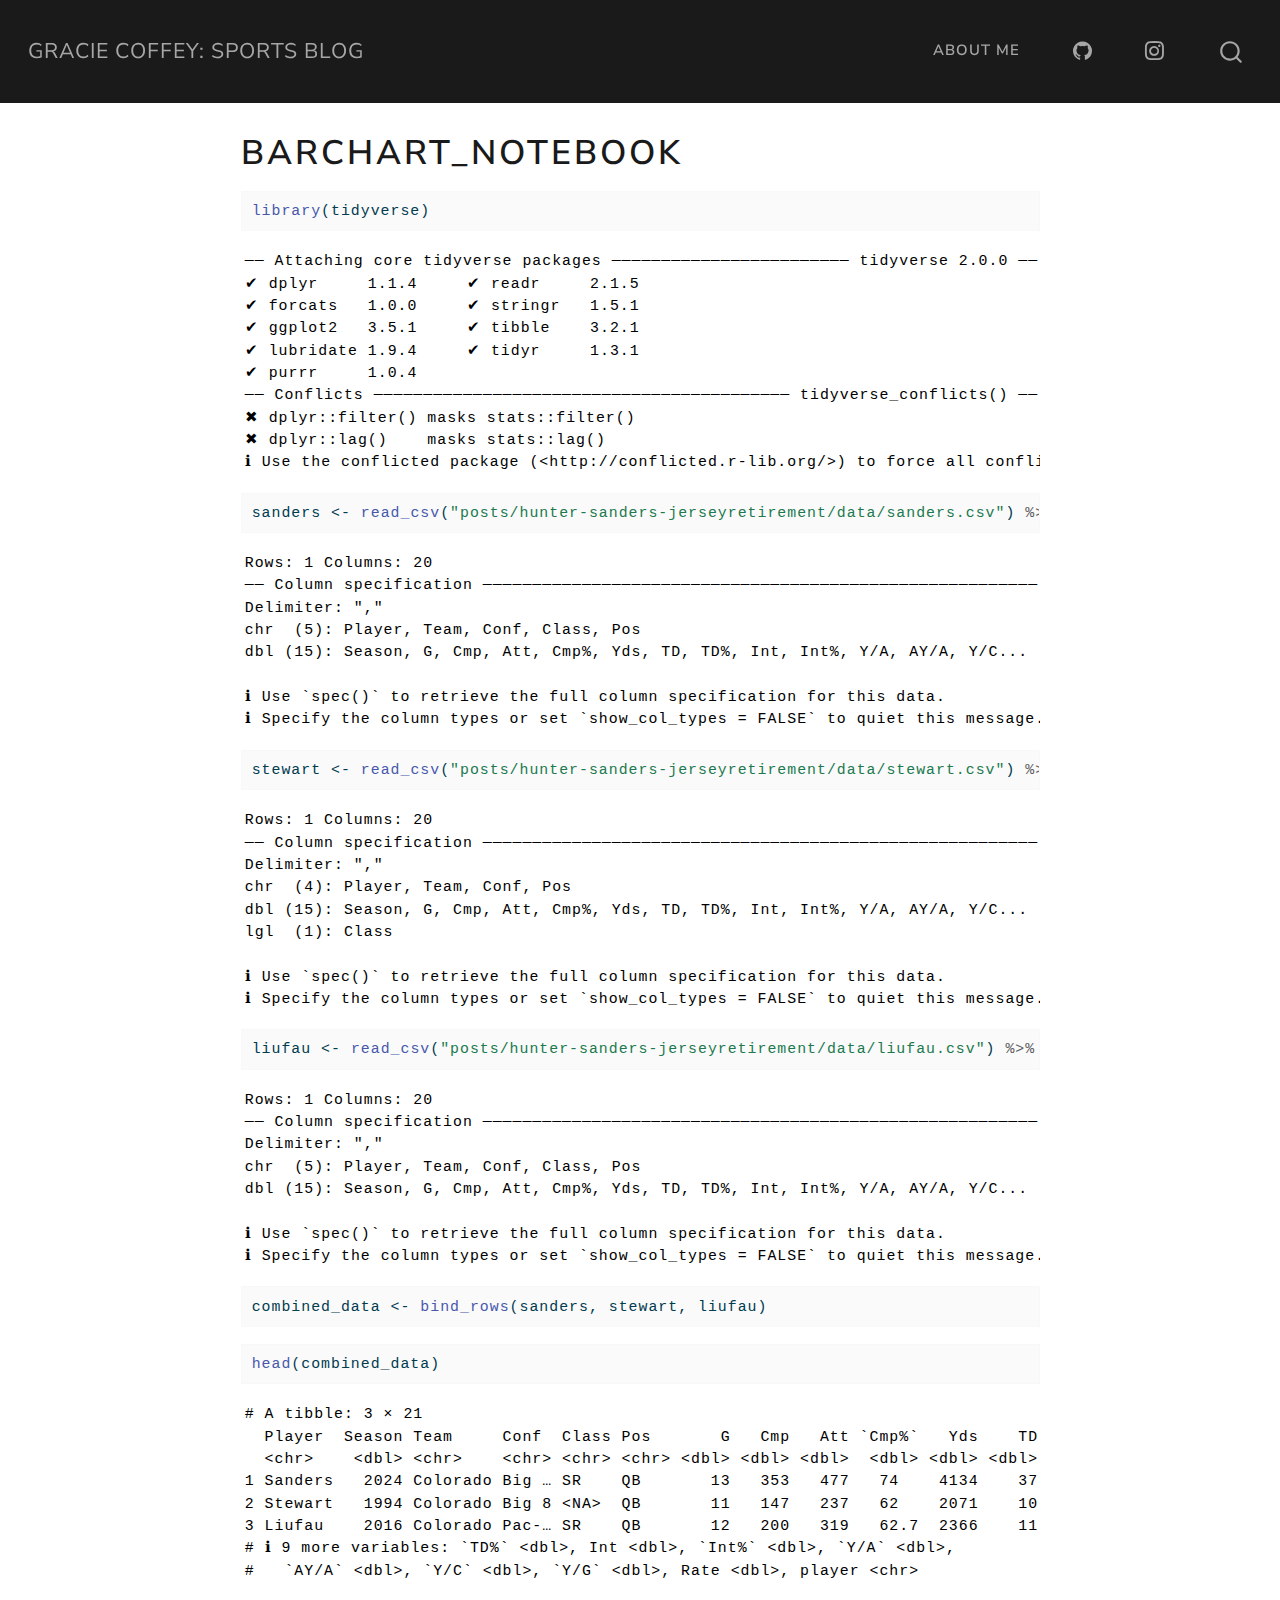
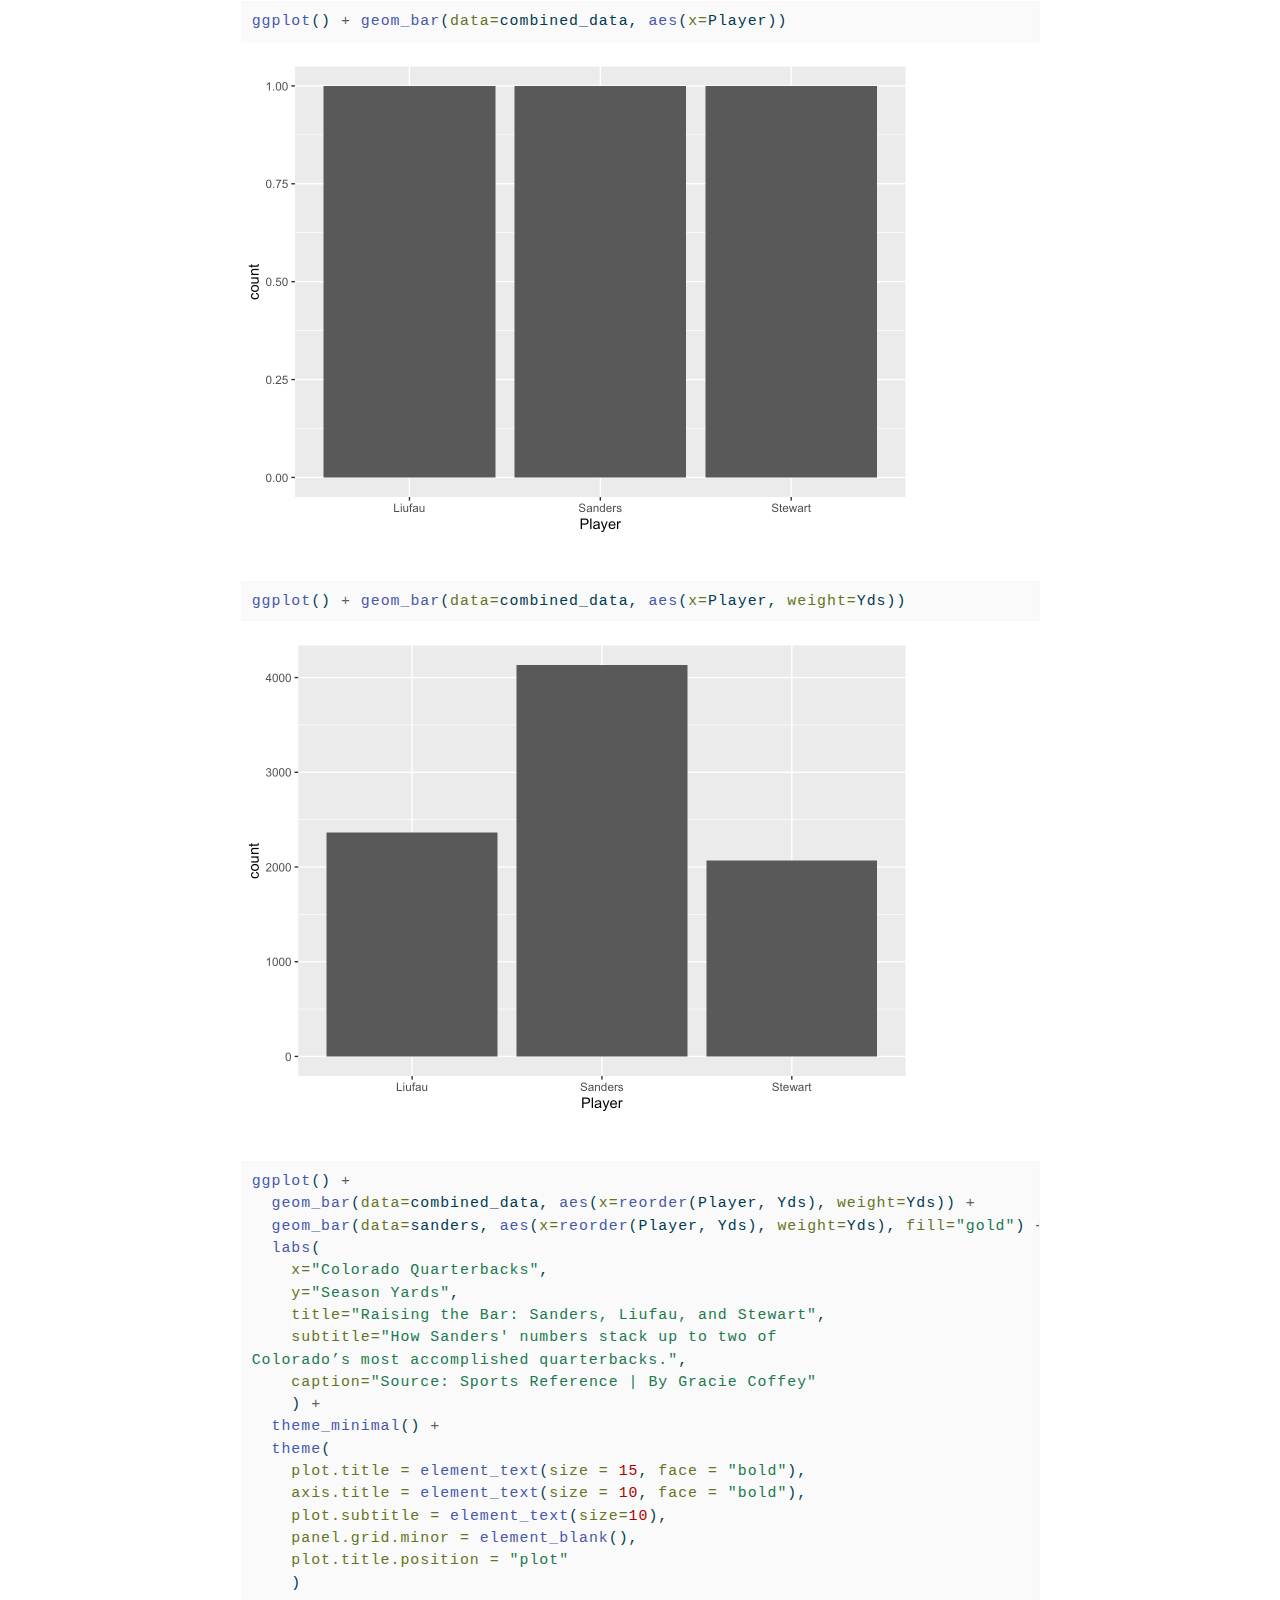
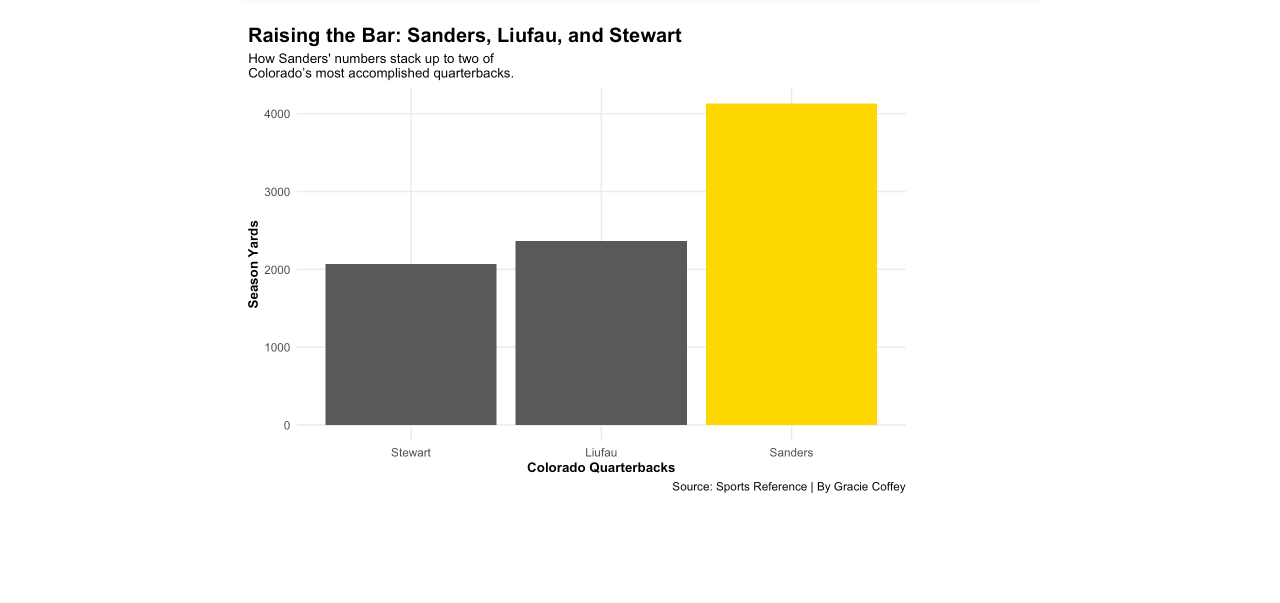
<file: barchart_notebook.html>
<!DOCTYPE html>
<html xmlns="http://www.w3.org/1999/xhtml" lang="en" xml:lang="en"><head>

<meta charset="utf-8">
<meta name="generator" content="quarto-1.6.42">

<meta name="viewport" content="width=device-width, initial-scale=1.0, user-scalable=yes">


<title>barchart_notebook – Gracie Coffey: Sports Blog</title>
<style>
code{white-space: pre-wrap;}
span.smallcaps{font-variant: small-caps;}
div.columns{display: flex; gap: min(4vw, 1.5em);}
div.column{flex: auto; overflow-x: auto;}
div.hanging-indent{margin-left: 1.5em; text-indent: -1.5em;}
ul.task-list{list-style: none;}
ul.task-list li input[type="checkbox"] {
  width: 0.8em;
  margin: 0 0.8em 0.2em -1em; /* quarto-specific, see https://github.com/quarto-dev/quarto-cli/issues/4556 */ 
  vertical-align: middle;
}
/* CSS for syntax highlighting */
pre > code.sourceCode { white-space: pre; position: relative; }
pre > code.sourceCode > span { line-height: 1.25; }
pre > code.sourceCode > span:empty { height: 1.2em; }
.sourceCode { overflow: visible; }
code.sourceCode > span { color: inherit; text-decoration: inherit; }
div.sourceCode { margin: 1em 0; }
pre.sourceCode { margin: 0; }
@media screen {
div.sourceCode { overflow: auto; }
}
@media print {
pre > code.sourceCode { white-space: pre-wrap; }
pre > code.sourceCode > span { display: inline-block; text-indent: -5em; padding-left: 5em; }
}
pre.numberSource code
  { counter-reset: source-line 0; }
pre.numberSource code > span
  { position: relative; left: -4em; counter-increment: source-line; }
pre.numberSource code > span > a:first-child::before
  { content: counter(source-line);
    position: relative; left: -1em; text-align: right; vertical-align: baseline;
    border: none; display: inline-block;
    -webkit-touch-callout: none; -webkit-user-select: none;
    -khtml-user-select: none; -moz-user-select: none;
    -ms-user-select: none; user-select: none;
    padding: 0 4px; width: 4em;
  }
pre.numberSource { margin-left: 3em;  padding-left: 4px; }
div.sourceCode
  {   }
@media screen {
pre > code.sourceCode > span > a:first-child::before { text-decoration: underline; }
}
</style>


<script src="site_libs/quarto-nav/quarto-nav.js"></script>
<script src="site_libs/quarto-nav/headroom.min.js"></script>
<script src="site_libs/clipboard/clipboard.min.js"></script>
<script src="site_libs/quarto-search/autocomplete.umd.js"></script>
<script src="site_libs/quarto-search/fuse.min.js"></script>
<script src="site_libs/quarto-search/quarto-search.js"></script>
<meta name="quarto:offset" content="./">
<script src="site_libs/quarto-html/quarto.js"></script>
<script src="site_libs/quarto-html/popper.min.js"></script>
<script src="site_libs/quarto-html/tippy.umd.min.js"></script>
<script src="site_libs/quarto-html/anchor.min.js"></script>
<link href="site_libs/quarto-html/tippy.css" rel="stylesheet">
<link href="site_libs/quarto-html/quarto-syntax-highlighting-2f5df379a58b258e96c21c0638c20c03.css" rel="stylesheet" id="quarto-text-highlighting-styles">
<script src="site_libs/bootstrap/bootstrap.min.js"></script>
<link href="site_libs/bootstrap/bootstrap-icons.css" rel="stylesheet">
<link href="site_libs/bootstrap/bootstrap-c693913c1c4a30ce2114e7465fc02aa7.min.css" rel="stylesheet" append-hash="true" id="quarto-bootstrap" data-mode="light">
<script id="quarto-search-options" type="application/json">{
  "location": "navbar",
  "copy-button": false,
  "collapse-after": 3,
  "panel-placement": "end",
  "type": "overlay",
  "limit": 50,
  "keyboard-shortcut": [
    "f",
    "/",
    "s"
  ],
  "show-item-context": false,
  "language": {
    "search-no-results-text": "No results",
    "search-matching-documents-text": "matching documents",
    "search-copy-link-title": "Copy link to search",
    "search-hide-matches-text": "Hide additional matches",
    "search-more-match-text": "more match in this document",
    "search-more-matches-text": "more matches in this document",
    "search-clear-button-title": "Clear",
    "search-text-placeholder": "",
    "search-detached-cancel-button-title": "Cancel",
    "search-submit-button-title": "Submit",
    "search-label": "Search"
  }
}</script>


<link rel="stylesheet" href="styles.css">
</head>

<body class="nav-fixed fullcontent">

<div id="quarto-search-results"></div>
  <header id="quarto-header" class="headroom fixed-top">
    <nav class="navbar navbar-expand-lg " data-bs-theme="dark">
      <div class="navbar-container container-fluid">
      <div class="navbar-brand-container mx-auto">
    <a class="navbar-brand" href="./index.html">
    <span class="navbar-title">Gracie Coffey: Sports Blog</span>
    </a>
  </div>
            <div id="quarto-search" class="" title="Search"></div>
          <button class="navbar-toggler" type="button" data-bs-toggle="collapse" data-bs-target="#navbarCollapse" aria-controls="navbarCollapse" role="menu" aria-expanded="false" aria-label="Toggle navigation" onclick="if (window.quartoToggleHeadroom) { window.quartoToggleHeadroom(); }">
  <span class="navbar-toggler-icon"></span>
</button>
          <div class="collapse navbar-collapse" id="navbarCollapse">
            <ul class="navbar-nav navbar-nav-scroll ms-auto">
  <li class="nav-item">
    <a class="nav-link" href="./about.html"> 
<span class="menu-text">About Me</span></a>
  </li>  
  <li class="nav-item compact">
    <a class="nav-link" href="https://github.com/Gcoffey3"> <i class="bi bi-github" role="img">
</i> 
<span class="menu-text"></span></a>
  </li>  
  <li class="nav-item compact">
    <a class="nav-link" href="https://www.instagram.com/graciejcoffey.photography/"> <i class="bi bi-instagram" role="img">
</i> 
<span class="menu-text"></span></a>
  </li>  
</ul>
          </div> <!-- /navcollapse -->
            <div class="quarto-navbar-tools">
</div>
      </div> <!-- /container-fluid -->
    </nav>
</header>
<!-- content -->
<div id="quarto-content" class="quarto-container page-columns page-rows-contents page-layout-article page-navbar">
<!-- sidebar -->
<!-- margin-sidebar -->
    
<!-- main -->
<main class="content" id="quarto-document-content">

<header id="title-block-header" class="quarto-title-block default">
<div class="quarto-title">
<h1 class="title">barchart_notebook</h1>
</div>



<div class="quarto-title-meta">

    
  
    
  </div>
  


</header>


<div class="cell">
<div class="sourceCode cell-code" id="cb1"><pre class="sourceCode r code-with-copy"><code class="sourceCode r"><span id="cb1-1"><a href="#cb1-1" aria-hidden="true" tabindex="-1"></a><span class="fu">library</span>(tidyverse)</span></code><button title="Copy to Clipboard" class="code-copy-button"><i class="bi"></i></button></pre></div>
<div class="cell-output cell-output-stderr">
<pre><code>── Attaching core tidyverse packages ──────────────────────── tidyverse 2.0.0 ──
✔ dplyr     1.1.4     ✔ readr     2.1.5
✔ forcats   1.0.0     ✔ stringr   1.5.1
✔ ggplot2   3.5.1     ✔ tibble    3.2.1
✔ lubridate 1.9.4     ✔ tidyr     1.3.1
✔ purrr     1.0.4     
── Conflicts ────────────────────────────────────────── tidyverse_conflicts() ──
✖ dplyr::filter() masks stats::filter()
✖ dplyr::lag()    masks stats::lag()
ℹ Use the conflicted package (&lt;http://conflicted.r-lib.org/&gt;) to force all conflicts to become errors</code></pre>
</div>
</div>
<div class="cell">
<div class="sourceCode cell-code" id="cb3"><pre class="sourceCode r code-with-copy"><code class="sourceCode r"><span id="cb3-1"><a href="#cb3-1" aria-hidden="true" tabindex="-1"></a>sanders <span class="ot">&lt;-</span> <span class="fu">read_csv</span>(<span class="st">"posts/hunter-sanders-jerseyretirement/data/sanders.csv"</span>) <span class="sc">%&gt;%</span> <span class="fu">mutate</span>(<span class="at">player =</span> <span class="st">"Sanders"</span>)</span></code><button title="Copy to Clipboard" class="code-copy-button"><i class="bi"></i></button></pre></div>
<div class="cell-output cell-output-stderr">
<pre><code>Rows: 1 Columns: 20
── Column specification ────────────────────────────────────────────────────────
Delimiter: ","
chr  (5): Player, Team, Conf, Class, Pos
dbl (15): Season, G, Cmp, Att, Cmp%, Yds, TD, TD%, Int, Int%, Y/A, AY/A, Y/C...

ℹ Use `spec()` to retrieve the full column specification for this data.
ℹ Specify the column types or set `show_col_types = FALSE` to quiet this message.</code></pre>
</div>
<div class="sourceCode cell-code" id="cb5"><pre class="sourceCode r code-with-copy"><code class="sourceCode r"><span id="cb5-1"><a href="#cb5-1" aria-hidden="true" tabindex="-1"></a>stewart <span class="ot">&lt;-</span> <span class="fu">read_csv</span>(<span class="st">"posts/hunter-sanders-jerseyretirement/data/stewart.csv"</span>) <span class="sc">%&gt;%</span> <span class="fu">mutate</span>(<span class="at">player =</span> <span class="st">"Stewart"</span>)</span></code><button title="Copy to Clipboard" class="code-copy-button"><i class="bi"></i></button></pre></div>
<div class="cell-output cell-output-stderr">
<pre><code>Rows: 1 Columns: 20
── Column specification ────────────────────────────────────────────────────────
Delimiter: ","
chr  (4): Player, Team, Conf, Pos
dbl (15): Season, G, Cmp, Att, Cmp%, Yds, TD, TD%, Int, Int%, Y/A, AY/A, Y/C...
lgl  (1): Class

ℹ Use `spec()` to retrieve the full column specification for this data.
ℹ Specify the column types or set `show_col_types = FALSE` to quiet this message.</code></pre>
</div>
<div class="sourceCode cell-code" id="cb7"><pre class="sourceCode r code-with-copy"><code class="sourceCode r"><span id="cb7-1"><a href="#cb7-1" aria-hidden="true" tabindex="-1"></a>liufau <span class="ot">&lt;-</span> <span class="fu">read_csv</span>(<span class="st">"posts/hunter-sanders-jerseyretirement/data/liufau.csv"</span>) <span class="sc">%&gt;%</span> <span class="fu">mutate</span>(<span class="at">player =</span> <span class="st">"Liufau"</span>)</span></code><button title="Copy to Clipboard" class="code-copy-button"><i class="bi"></i></button></pre></div>
<div class="cell-output cell-output-stderr">
<pre><code>Rows: 1 Columns: 20
── Column specification ────────────────────────────────────────────────────────
Delimiter: ","
chr  (5): Player, Team, Conf, Class, Pos
dbl (15): Season, G, Cmp, Att, Cmp%, Yds, TD, TD%, Int, Int%, Y/A, AY/A, Y/C...

ℹ Use `spec()` to retrieve the full column specification for this data.
ℹ Specify the column types or set `show_col_types = FALSE` to quiet this message.</code></pre>
</div>
<div class="sourceCode cell-code" id="cb9"><pre class="sourceCode r code-with-copy"><code class="sourceCode r"><span id="cb9-1"><a href="#cb9-1" aria-hidden="true" tabindex="-1"></a>combined_data <span class="ot">&lt;-</span> <span class="fu">bind_rows</span>(sanders, stewart, liufau)</span></code><button title="Copy to Clipboard" class="code-copy-button"><i class="bi"></i></button></pre></div>
</div>
<div class="cell">
<div class="sourceCode cell-code" id="cb10"><pre class="sourceCode r code-with-copy"><code class="sourceCode r"><span id="cb10-1"><a href="#cb10-1" aria-hidden="true" tabindex="-1"></a><span class="fu">head</span>(combined_data)</span></code><button title="Copy to Clipboard" class="code-copy-button"><i class="bi"></i></button></pre></div>
<div class="cell-output cell-output-stdout">
<pre><code># A tibble: 3 × 21
  Player  Season Team     Conf  Class Pos       G   Cmp   Att `Cmp%`   Yds    TD
  &lt;chr&gt;    &lt;dbl&gt; &lt;chr&gt;    &lt;chr&gt; &lt;chr&gt; &lt;chr&gt; &lt;dbl&gt; &lt;dbl&gt; &lt;dbl&gt;  &lt;dbl&gt; &lt;dbl&gt; &lt;dbl&gt;
1 Sanders   2024 Colorado Big … SR    QB       13   353   477   74    4134    37
2 Stewart   1994 Colorado Big 8 &lt;NA&gt;  QB       11   147   237   62    2071    10
3 Liufau    2016 Colorado Pac-… SR    QB       12   200   319   62.7  2366    11
# ℹ 9 more variables: `TD%` &lt;dbl&gt;, Int &lt;dbl&gt;, `Int%` &lt;dbl&gt;, `Y/A` &lt;dbl&gt;,
#   `AY/A` &lt;dbl&gt;, `Y/C` &lt;dbl&gt;, `Y/G` &lt;dbl&gt;, Rate &lt;dbl&gt;, player &lt;chr&gt;</code></pre>
</div>
</div>
<div class="cell">
<div class="sourceCode cell-code" id="cb12"><pre class="sourceCode r code-with-copy"><code class="sourceCode r"><span id="cb12-1"><a href="#cb12-1" aria-hidden="true" tabindex="-1"></a><span class="fu">ggplot</span>() <span class="sc">+</span> <span class="fu">geom_bar</span>(<span class="at">data=</span>combined_data, <span class="fu">aes</span>(<span class="at">x=</span>Player))</span></code><button title="Copy to Clipboard" class="code-copy-button"><i class="bi"></i></button></pre></div>
<div class="cell-output-display">
<div>
<figure class="figure">
<p><img src="barchart_notebook_files/figure-html/unnamed-chunk-4-1.png" class="img-fluid figure-img" width="672"></p>
</figure>
</div>
</div>
</div>
<div class="cell">
<div class="sourceCode cell-code" id="cb13"><pre class="sourceCode r code-with-copy"><code class="sourceCode r"><span id="cb13-1"><a href="#cb13-1" aria-hidden="true" tabindex="-1"></a><span class="fu">ggplot</span>() <span class="sc">+</span> <span class="fu">geom_bar</span>(<span class="at">data=</span>combined_data, <span class="fu">aes</span>(<span class="at">x=</span>Player, <span class="at">weight=</span>Yds))</span></code><button title="Copy to Clipboard" class="code-copy-button"><i class="bi"></i></button></pre></div>
<div class="cell-output-display">
<div>
<figure class="figure">
<p><img src="barchart_notebook_files/figure-html/unnamed-chunk-5-1.png" class="img-fluid figure-img" width="672"></p>
</figure>
</div>
</div>
</div>
<div class="cell">
<div class="sourceCode cell-code" id="cb14"><pre class="sourceCode r code-with-copy"><code class="sourceCode r"><span id="cb14-1"><a href="#cb14-1" aria-hidden="true" tabindex="-1"></a><span class="fu">ggplot</span>() <span class="sc">+</span> </span>
<span id="cb14-2"><a href="#cb14-2" aria-hidden="true" tabindex="-1"></a>  <span class="fu">geom_bar</span>(<span class="at">data=</span>combined_data, <span class="fu">aes</span>(<span class="at">x=</span><span class="fu">reorder</span>(Player, Yds), <span class="at">weight=</span>Yds)) <span class="sc">+</span></span>
<span id="cb14-3"><a href="#cb14-3" aria-hidden="true" tabindex="-1"></a>  <span class="fu">geom_bar</span>(<span class="at">data=</span>sanders, <span class="fu">aes</span>(<span class="at">x=</span><span class="fu">reorder</span>(Player, Yds), <span class="at">weight=</span>Yds), <span class="at">fill=</span><span class="st">"gold"</span>) <span class="sc">+</span></span>
<span id="cb14-4"><a href="#cb14-4" aria-hidden="true" tabindex="-1"></a>  <span class="fu">labs</span>(</span>
<span id="cb14-5"><a href="#cb14-5" aria-hidden="true" tabindex="-1"></a>    <span class="at">x=</span><span class="st">"Colorado Quarterbacks"</span>, </span>
<span id="cb14-6"><a href="#cb14-6" aria-hidden="true" tabindex="-1"></a>    <span class="at">y=</span><span class="st">"Season Yards"</span>, </span>
<span id="cb14-7"><a href="#cb14-7" aria-hidden="true" tabindex="-1"></a>    <span class="at">title=</span><span class="st">"Raising the Bar: Sanders, Liufau, and Stewart"</span>, </span>
<span id="cb14-8"><a href="#cb14-8" aria-hidden="true" tabindex="-1"></a>    <span class="at">subtitle=</span><span class="st">"How Sanders' numbers stack up to two of </span></span>
<span id="cb14-9"><a href="#cb14-9" aria-hidden="true" tabindex="-1"></a><span class="st">Colorado’s most accomplished quarterbacks."</span>, </span>
<span id="cb14-10"><a href="#cb14-10" aria-hidden="true" tabindex="-1"></a>    <span class="at">caption=</span><span class="st">"Source: Sports Reference | By Gracie Coffey"</span></span>
<span id="cb14-11"><a href="#cb14-11" aria-hidden="true" tabindex="-1"></a>    ) <span class="sc">+</span></span>
<span id="cb14-12"><a href="#cb14-12" aria-hidden="true" tabindex="-1"></a>  <span class="fu">theme_minimal</span>() <span class="sc">+</span> </span>
<span id="cb14-13"><a href="#cb14-13" aria-hidden="true" tabindex="-1"></a>  <span class="fu">theme</span>(</span>
<span id="cb14-14"><a href="#cb14-14" aria-hidden="true" tabindex="-1"></a>    <span class="at">plot.title =</span> <span class="fu">element_text</span>(<span class="at">size =</span> <span class="dv">15</span>, <span class="at">face =</span> <span class="st">"bold"</span>),</span>
<span id="cb14-15"><a href="#cb14-15" aria-hidden="true" tabindex="-1"></a>    <span class="at">axis.title =</span> <span class="fu">element_text</span>(<span class="at">size =</span> <span class="dv">10</span>, <span class="at">face =</span> <span class="st">"bold"</span>), </span>
<span id="cb14-16"><a href="#cb14-16" aria-hidden="true" tabindex="-1"></a>    <span class="at">plot.subtitle =</span> <span class="fu">element_text</span>(<span class="at">size=</span><span class="dv">10</span>), </span>
<span id="cb14-17"><a href="#cb14-17" aria-hidden="true" tabindex="-1"></a>    <span class="at">panel.grid.minor =</span> <span class="fu">element_blank</span>(),</span>
<span id="cb14-18"><a href="#cb14-18" aria-hidden="true" tabindex="-1"></a>    <span class="at">plot.title.position =</span> <span class="st">"plot"</span></span>
<span id="cb14-19"><a href="#cb14-19" aria-hidden="true" tabindex="-1"></a>    )</span></code><button title="Copy to Clipboard" class="code-copy-button"><i class="bi"></i></button></pre></div>
<div class="cell-output-display">
<div>
<figure class="figure">
<p><img src="barchart_notebook_files/figure-html/unnamed-chunk-6-1.png" class="img-fluid figure-img" width="672"></p>
</figure>
</div>
</div>
</div>



</main> <!-- /main -->
<script id="quarto-html-after-body" type="application/javascript">
window.document.addEventListener("DOMContentLoaded", function (event) {
  const toggleBodyColorMode = (bsSheetEl) => {
    const mode = bsSheetEl.getAttribute("data-mode");
    const bodyEl = window.document.querySelector("body");
    if (mode === "dark") {
      bodyEl.classList.add("quarto-dark");
      bodyEl.classList.remove("quarto-light");
    } else {
      bodyEl.classList.add("quarto-light");
      bodyEl.classList.remove("quarto-dark");
    }
  }
  const toggleBodyColorPrimary = () => {
    const bsSheetEl = window.document.querySelector("link#quarto-bootstrap");
    if (bsSheetEl) {
      toggleBodyColorMode(bsSheetEl);
    }
  }
  toggleBodyColorPrimary();  
  const icon = "";
  const anchorJS = new window.AnchorJS();
  anchorJS.options = {
    placement: 'right',
    icon: icon
  };
  anchorJS.add('.anchored');
  const isCodeAnnotation = (el) => {
    for (const clz of el.classList) {
      if (clz.startsWith('code-annotation-')) {                     
        return true;
      }
    }
    return false;
  }
  const onCopySuccess = function(e) {
    // button target
    const button = e.trigger;
    // don't keep focus
    button.blur();
    // flash "checked"
    button.classList.add('code-copy-button-checked');
    var currentTitle = button.getAttribute("title");
    button.setAttribute("title", "Copied!");
    let tooltip;
    if (window.bootstrap) {
      button.setAttribute("data-bs-toggle", "tooltip");
      button.setAttribute("data-bs-placement", "left");
      button.setAttribute("data-bs-title", "Copied!");
      tooltip = new bootstrap.Tooltip(button, 
        { trigger: "manual", 
          customClass: "code-copy-button-tooltip",
          offset: [0, -8]});
      tooltip.show();    
    }
    setTimeout(function() {
      if (tooltip) {
        tooltip.hide();
        button.removeAttribute("data-bs-title");
        button.removeAttribute("data-bs-toggle");
        button.removeAttribute("data-bs-placement");
      }
      button.setAttribute("title", currentTitle);
      button.classList.remove('code-copy-button-checked');
    }, 1000);
    // clear code selection
    e.clearSelection();
  }
  const getTextToCopy = function(trigger) {
      const codeEl = trigger.previousElementSibling.cloneNode(true);
      for (const childEl of codeEl.children) {
        if (isCodeAnnotation(childEl)) {
          childEl.remove();
        }
      }
      return codeEl.innerText;
  }
  const clipboard = new window.ClipboardJS('.code-copy-button:not([data-in-quarto-modal])', {
    text: getTextToCopy
  });
  clipboard.on('success', onCopySuccess);
  if (window.document.getElementById('quarto-embedded-source-code-modal')) {
    const clipboardModal = new window.ClipboardJS('.code-copy-button[data-in-quarto-modal]', {
      text: getTextToCopy,
      container: window.document.getElementById('quarto-embedded-source-code-modal')
    });
    clipboardModal.on('success', onCopySuccess);
  }
    var localhostRegex = new RegExp(/^(?:http|https):\/\/localhost\:?[0-9]*\//);
    var mailtoRegex = new RegExp(/^mailto:/);
      var filterRegex = new RegExp('/' + window.location.host + '/');
    var isInternal = (href) => {
        return filterRegex.test(href) || localhostRegex.test(href) || mailtoRegex.test(href);
    }
    // Inspect non-navigation links and adorn them if external
 	var links = window.document.querySelectorAll('a[href]:not(.nav-link):not(.navbar-brand):not(.toc-action):not(.sidebar-link):not(.sidebar-item-toggle):not(.pagination-link):not(.no-external):not([aria-hidden]):not(.dropdown-item):not(.quarto-navigation-tool):not(.about-link)');
    for (var i=0; i<links.length; i++) {
      const link = links[i];
      if (!isInternal(link.href)) {
        // undo the damage that might have been done by quarto-nav.js in the case of
        // links that we want to consider external
        if (link.dataset.originalHref !== undefined) {
          link.href = link.dataset.originalHref;
        }
      }
    }
  function tippyHover(el, contentFn, onTriggerFn, onUntriggerFn) {
    const config = {
      allowHTML: true,
      maxWidth: 500,
      delay: 100,
      arrow: false,
      appendTo: function(el) {
          return el.parentElement;
      },
      interactive: true,
      interactiveBorder: 10,
      theme: 'quarto',
      placement: 'bottom-start',
    };
    if (contentFn) {
      config.content = contentFn;
    }
    if (onTriggerFn) {
      config.onTrigger = onTriggerFn;
    }
    if (onUntriggerFn) {
      config.onUntrigger = onUntriggerFn;
    }
    window.tippy(el, config); 
  }
  const noterefs = window.document.querySelectorAll('a[role="doc-noteref"]');
  for (var i=0; i<noterefs.length; i++) {
    const ref = noterefs[i];
    tippyHover(ref, function() {
      // use id or data attribute instead here
      let href = ref.getAttribute('data-footnote-href') || ref.getAttribute('href');
      try { href = new URL(href).hash; } catch {}
      const id = href.replace(/^#\/?/, "");
      const note = window.document.getElementById(id);
      if (note) {
        return note.innerHTML;
      } else {
        return "";
      }
    });
  }
  const xrefs = window.document.querySelectorAll('a.quarto-xref');
  const processXRef = (id, note) => {
    // Strip column container classes
    const stripColumnClz = (el) => {
      el.classList.remove("page-full", "page-columns");
      if (el.children) {
        for (const child of el.children) {
          stripColumnClz(child);
        }
      }
    }
    stripColumnClz(note)
    if (id === null || id.startsWith('sec-')) {
      // Special case sections, only their first couple elements
      const container = document.createElement("div");
      if (note.children && note.children.length > 2) {
        container.appendChild(note.children[0].cloneNode(true));
        for (let i = 1; i < note.children.length; i++) {
          const child = note.children[i];
          if (child.tagName === "P" && child.innerText === "") {
            continue;
          } else {
            container.appendChild(child.cloneNode(true));
            break;
          }
        }
        if (window.Quarto?.typesetMath) {
          window.Quarto.typesetMath(container);
        }
        return container.innerHTML
      } else {
        if (window.Quarto?.typesetMath) {
          window.Quarto.typesetMath(note);
        }
        return note.innerHTML;
      }
    } else {
      // Remove any anchor links if they are present
      const anchorLink = note.querySelector('a.anchorjs-link');
      if (anchorLink) {
        anchorLink.remove();
      }
      if (window.Quarto?.typesetMath) {
        window.Quarto.typesetMath(note);
      }
      if (note.classList.contains("callout")) {
        return note.outerHTML;
      } else {
        return note.innerHTML;
      }
    }
  }
  for (var i=0; i<xrefs.length; i++) {
    const xref = xrefs[i];
    tippyHover(xref, undefined, function(instance) {
      instance.disable();
      let url = xref.getAttribute('href');
      let hash = undefined; 
      if (url.startsWith('#')) {
        hash = url;
      } else {
        try { hash = new URL(url).hash; } catch {}
      }
      if (hash) {
        const id = hash.replace(/^#\/?/, "");
        const note = window.document.getElementById(id);
        if (note !== null) {
          try {
            const html = processXRef(id, note.cloneNode(true));
            instance.setContent(html);
          } finally {
            instance.enable();
            instance.show();
          }
        } else {
          // See if we can fetch this
          fetch(url.split('#')[0])
          .then(res => res.text())
          .then(html => {
            const parser = new DOMParser();
            const htmlDoc = parser.parseFromString(html, "text/html");
            const note = htmlDoc.getElementById(id);
            if (note !== null) {
              const html = processXRef(id, note);
              instance.setContent(html);
            } 
          }).finally(() => {
            instance.enable();
            instance.show();
          });
        }
      } else {
        // See if we can fetch a full url (with no hash to target)
        // This is a special case and we should probably do some content thinning / targeting
        fetch(url)
        .then(res => res.text())
        .then(html => {
          const parser = new DOMParser();
          const htmlDoc = parser.parseFromString(html, "text/html");
          const note = htmlDoc.querySelector('main.content');
          if (note !== null) {
            // This should only happen for chapter cross references
            // (since there is no id in the URL)
            // remove the first header
            if (note.children.length > 0 && note.children[0].tagName === "HEADER") {
              note.children[0].remove();
            }
            const html = processXRef(null, note);
            instance.setContent(html);
          } 
        }).finally(() => {
          instance.enable();
          instance.show();
        });
      }
    }, function(instance) {
    });
  }
      let selectedAnnoteEl;
      const selectorForAnnotation = ( cell, annotation) => {
        let cellAttr = 'data-code-cell="' + cell + '"';
        let lineAttr = 'data-code-annotation="' +  annotation + '"';
        const selector = 'span[' + cellAttr + '][' + lineAttr + ']';
        return selector;
      }
      const selectCodeLines = (annoteEl) => {
        const doc = window.document;
        const targetCell = annoteEl.getAttribute("data-target-cell");
        const targetAnnotation = annoteEl.getAttribute("data-target-annotation");
        const annoteSpan = window.document.querySelector(selectorForAnnotation(targetCell, targetAnnotation));
        const lines = annoteSpan.getAttribute("data-code-lines").split(",");
        const lineIds = lines.map((line) => {
          return targetCell + "-" + line;
        })
        let top = null;
        let height = null;
        let parent = null;
        if (lineIds.length > 0) {
            //compute the position of the single el (top and bottom and make a div)
            const el = window.document.getElementById(lineIds[0]);
            top = el.offsetTop;
            height = el.offsetHeight;
            parent = el.parentElement.parentElement;
          if (lineIds.length > 1) {
            const lastEl = window.document.getElementById(lineIds[lineIds.length - 1]);
            const bottom = lastEl.offsetTop + lastEl.offsetHeight;
            height = bottom - top;
          }
          if (top !== null && height !== null && parent !== null) {
            // cook up a div (if necessary) and position it 
            let div = window.document.getElementById("code-annotation-line-highlight");
            if (div === null) {
              div = window.document.createElement("div");
              div.setAttribute("id", "code-annotation-line-highlight");
              div.style.position = 'absolute';
              parent.appendChild(div);
            }
            div.style.top = top - 2 + "px";
            div.style.height = height + 4 + "px";
            div.style.left = 0;
            let gutterDiv = window.document.getElementById("code-annotation-line-highlight-gutter");
            if (gutterDiv === null) {
              gutterDiv = window.document.createElement("div");
              gutterDiv.setAttribute("id", "code-annotation-line-highlight-gutter");
              gutterDiv.style.position = 'absolute';
              const codeCell = window.document.getElementById(targetCell);
              const gutter = codeCell.querySelector('.code-annotation-gutter');
              gutter.appendChild(gutterDiv);
            }
            gutterDiv.style.top = top - 2 + "px";
            gutterDiv.style.height = height + 4 + "px";
          }
          selectedAnnoteEl = annoteEl;
        }
      };
      const unselectCodeLines = () => {
        const elementsIds = ["code-annotation-line-highlight", "code-annotation-line-highlight-gutter"];
        elementsIds.forEach((elId) => {
          const div = window.document.getElementById(elId);
          if (div) {
            div.remove();
          }
        });
        selectedAnnoteEl = undefined;
      };
        // Handle positioning of the toggle
    window.addEventListener(
      "resize",
      throttle(() => {
        elRect = undefined;
        if (selectedAnnoteEl) {
          selectCodeLines(selectedAnnoteEl);
        }
      }, 10)
    );
    function throttle(fn, ms) {
    let throttle = false;
    let timer;
      return (...args) => {
        if(!throttle) { // first call gets through
            fn.apply(this, args);
            throttle = true;
        } else { // all the others get throttled
            if(timer) clearTimeout(timer); // cancel #2
            timer = setTimeout(() => {
              fn.apply(this, args);
              timer = throttle = false;
            }, ms);
        }
      };
    }
      // Attach click handler to the DT
      const annoteDls = window.document.querySelectorAll('dt[data-target-cell]');
      for (const annoteDlNode of annoteDls) {
        annoteDlNode.addEventListener('click', (event) => {
          const clickedEl = event.target;
          if (clickedEl !== selectedAnnoteEl) {
            unselectCodeLines();
            const activeEl = window.document.querySelector('dt[data-target-cell].code-annotation-active');
            if (activeEl) {
              activeEl.classList.remove('code-annotation-active');
            }
            selectCodeLines(clickedEl);
            clickedEl.classList.add('code-annotation-active');
          } else {
            // Unselect the line
            unselectCodeLines();
            clickedEl.classList.remove('code-annotation-active');
          }
        });
      }
  const findCites = (el) => {
    const parentEl = el.parentElement;
    if (parentEl) {
      const cites = parentEl.dataset.cites;
      if (cites) {
        return {
          el,
          cites: cites.split(' ')
        };
      } else {
        return findCites(el.parentElement)
      }
    } else {
      return undefined;
    }
  };
  var bibliorefs = window.document.querySelectorAll('a[role="doc-biblioref"]');
  for (var i=0; i<bibliorefs.length; i++) {
    const ref = bibliorefs[i];
    const citeInfo = findCites(ref);
    if (citeInfo) {
      tippyHover(citeInfo.el, function() {
        var popup = window.document.createElement('div');
        citeInfo.cites.forEach(function(cite) {
          var citeDiv = window.document.createElement('div');
          citeDiv.classList.add('hanging-indent');
          citeDiv.classList.add('csl-entry');
          var biblioDiv = window.document.getElementById('ref-' + cite);
          if (biblioDiv) {
            citeDiv.innerHTML = biblioDiv.innerHTML;
          }
          popup.appendChild(citeDiv);
        });
        return popup.innerHTML;
      });
    }
  }
});
</script>
</div> <!-- /content -->




</body></html>
</file>
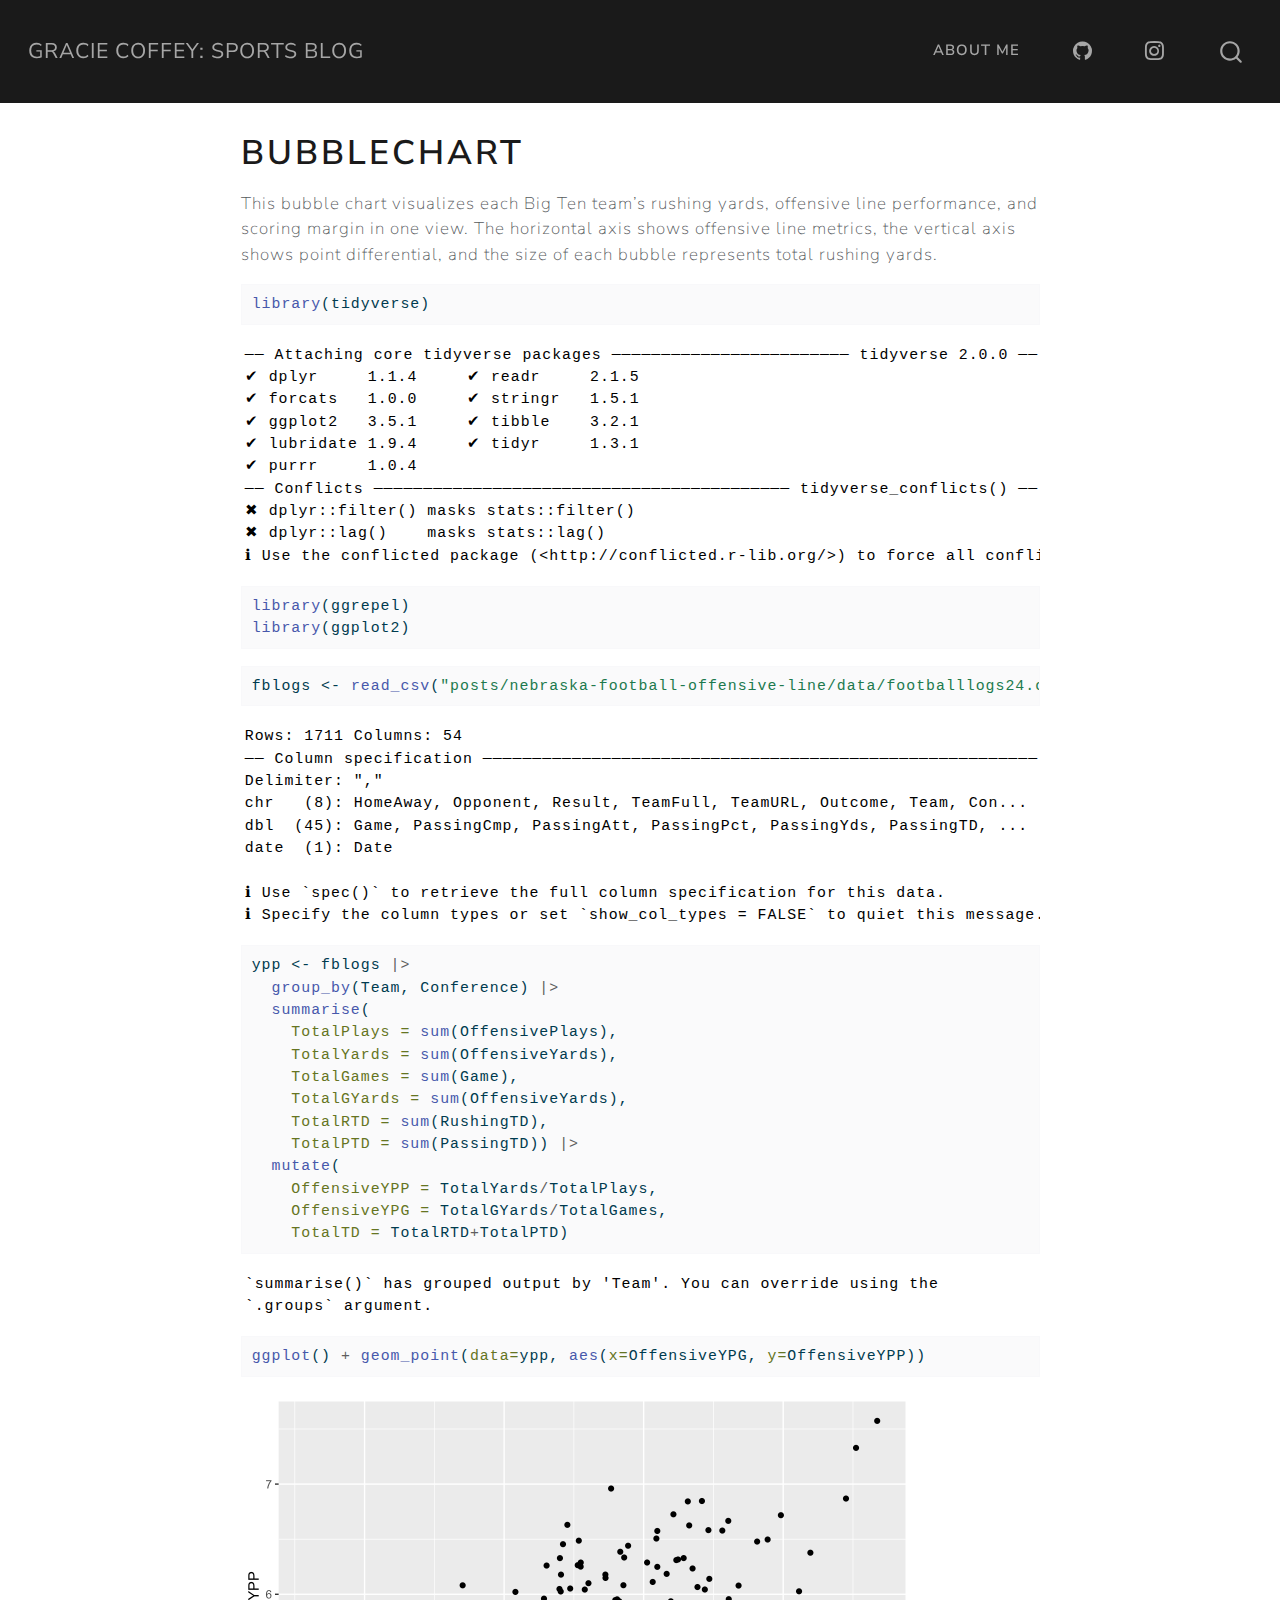
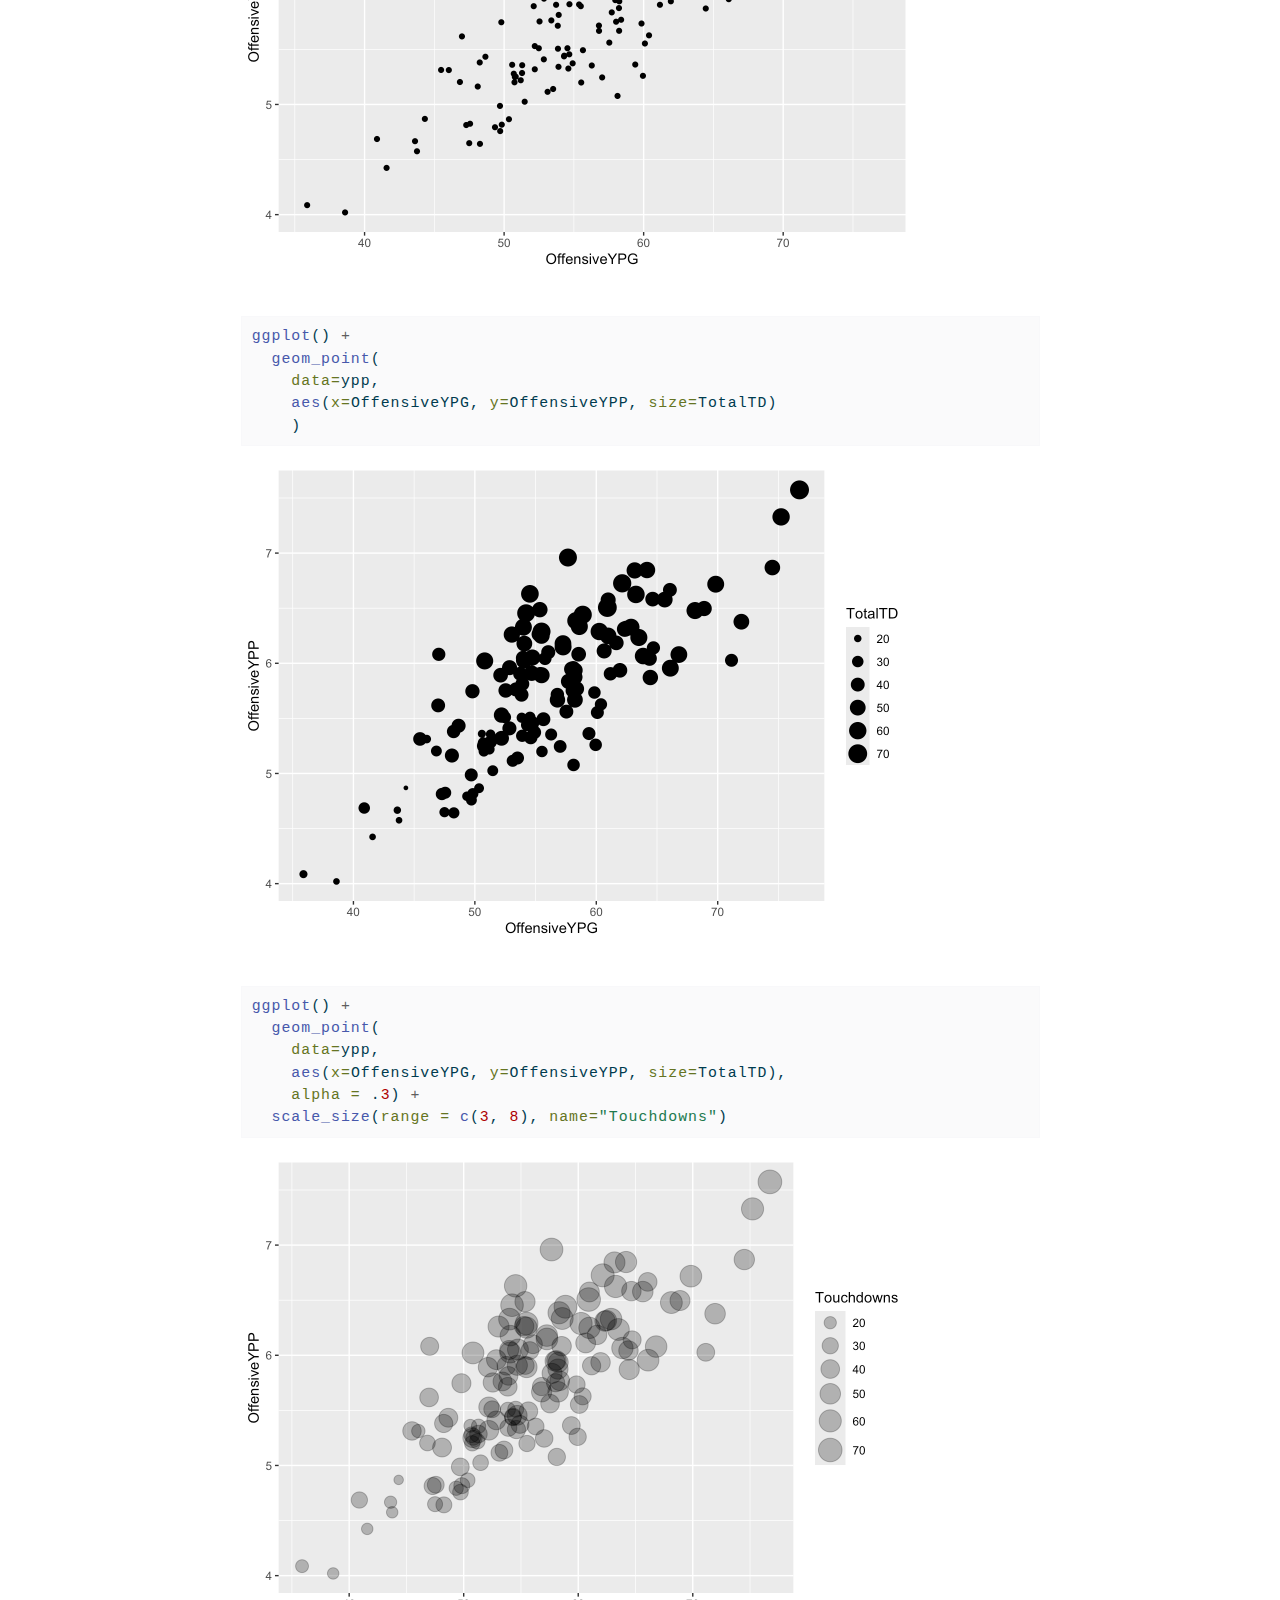
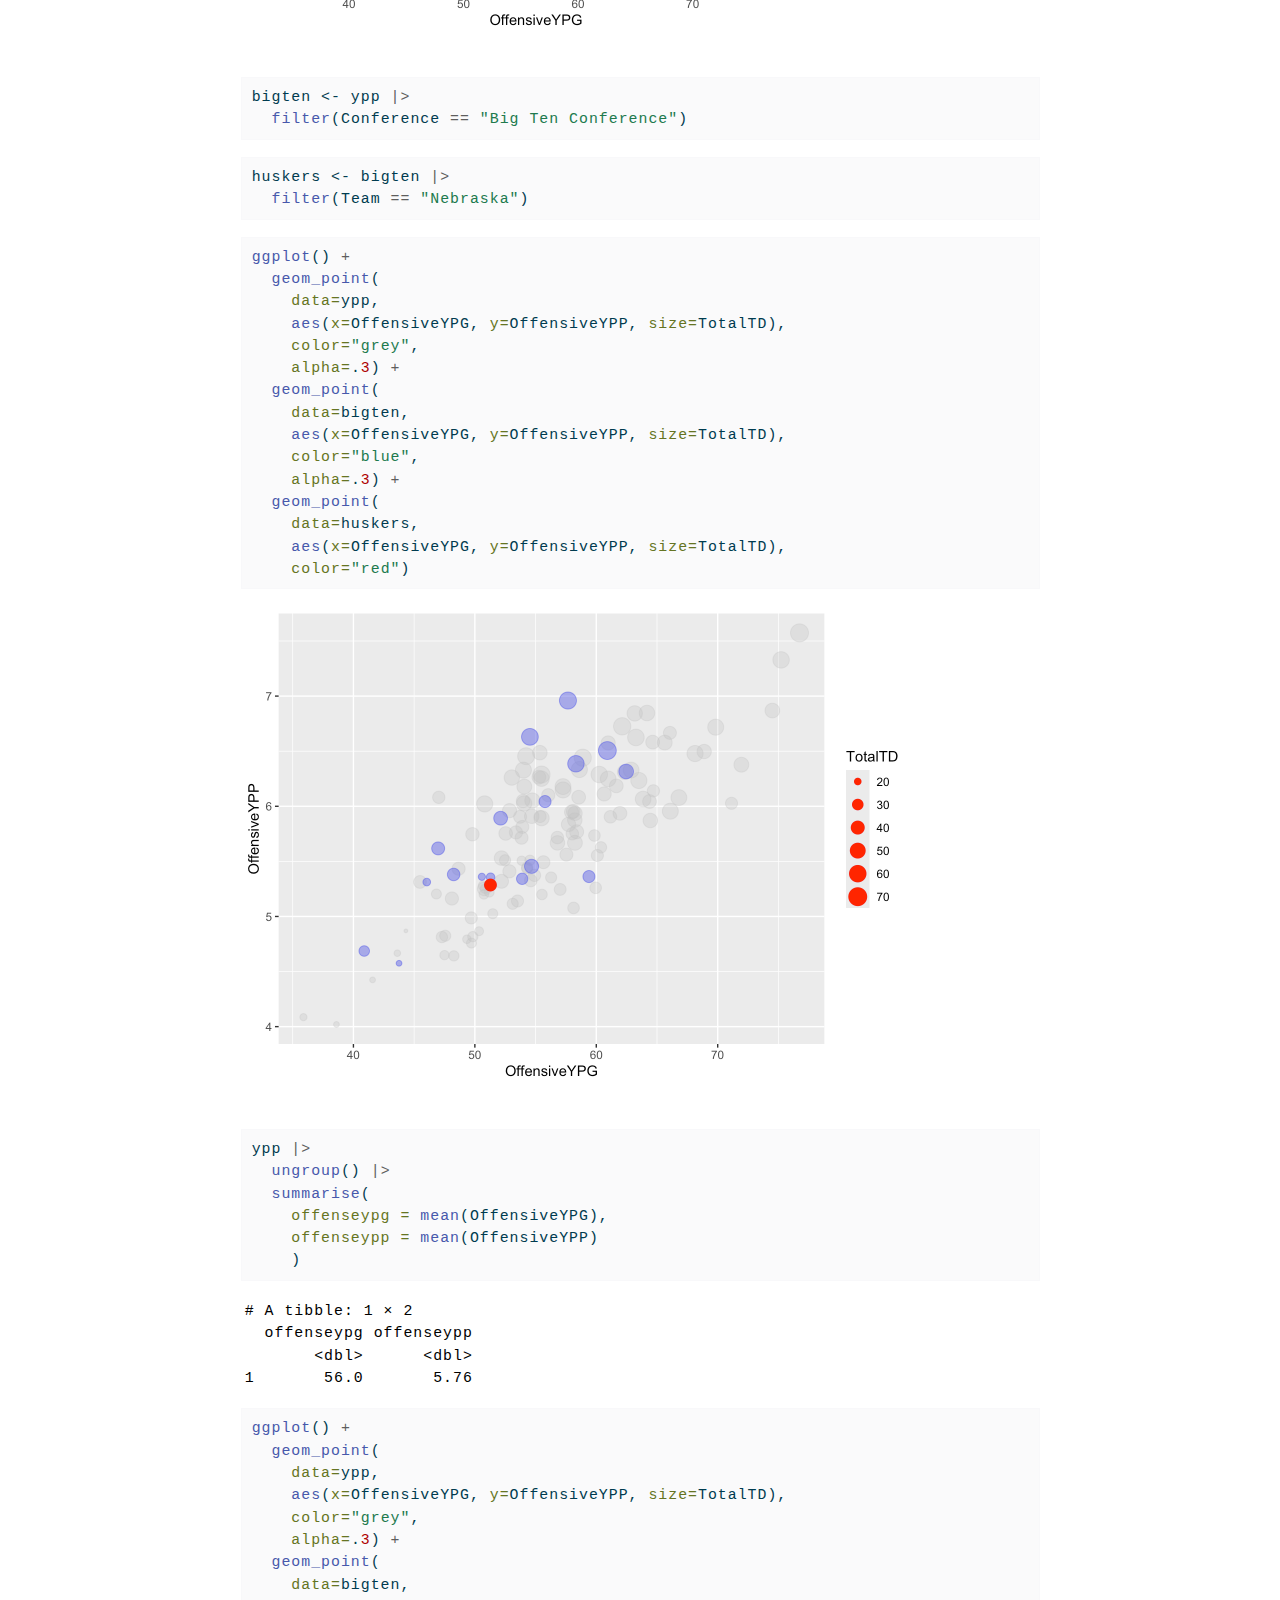
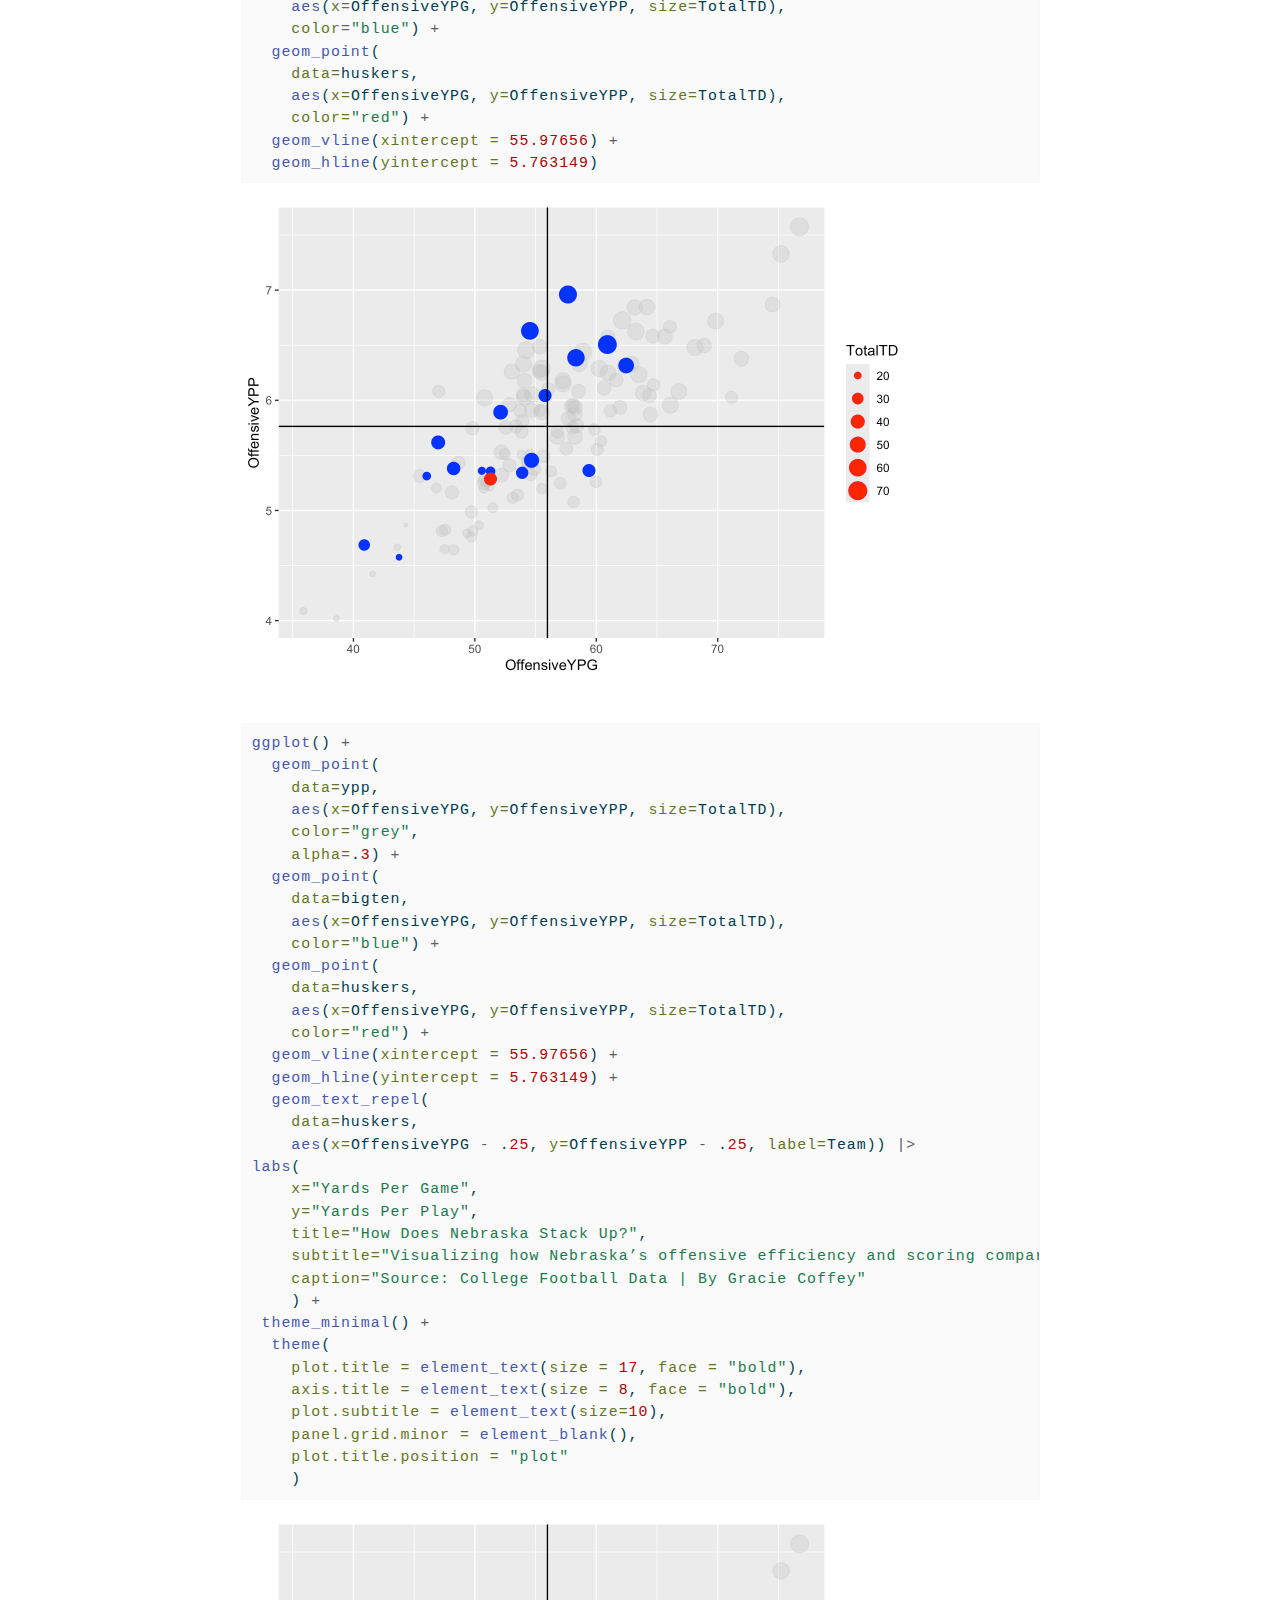
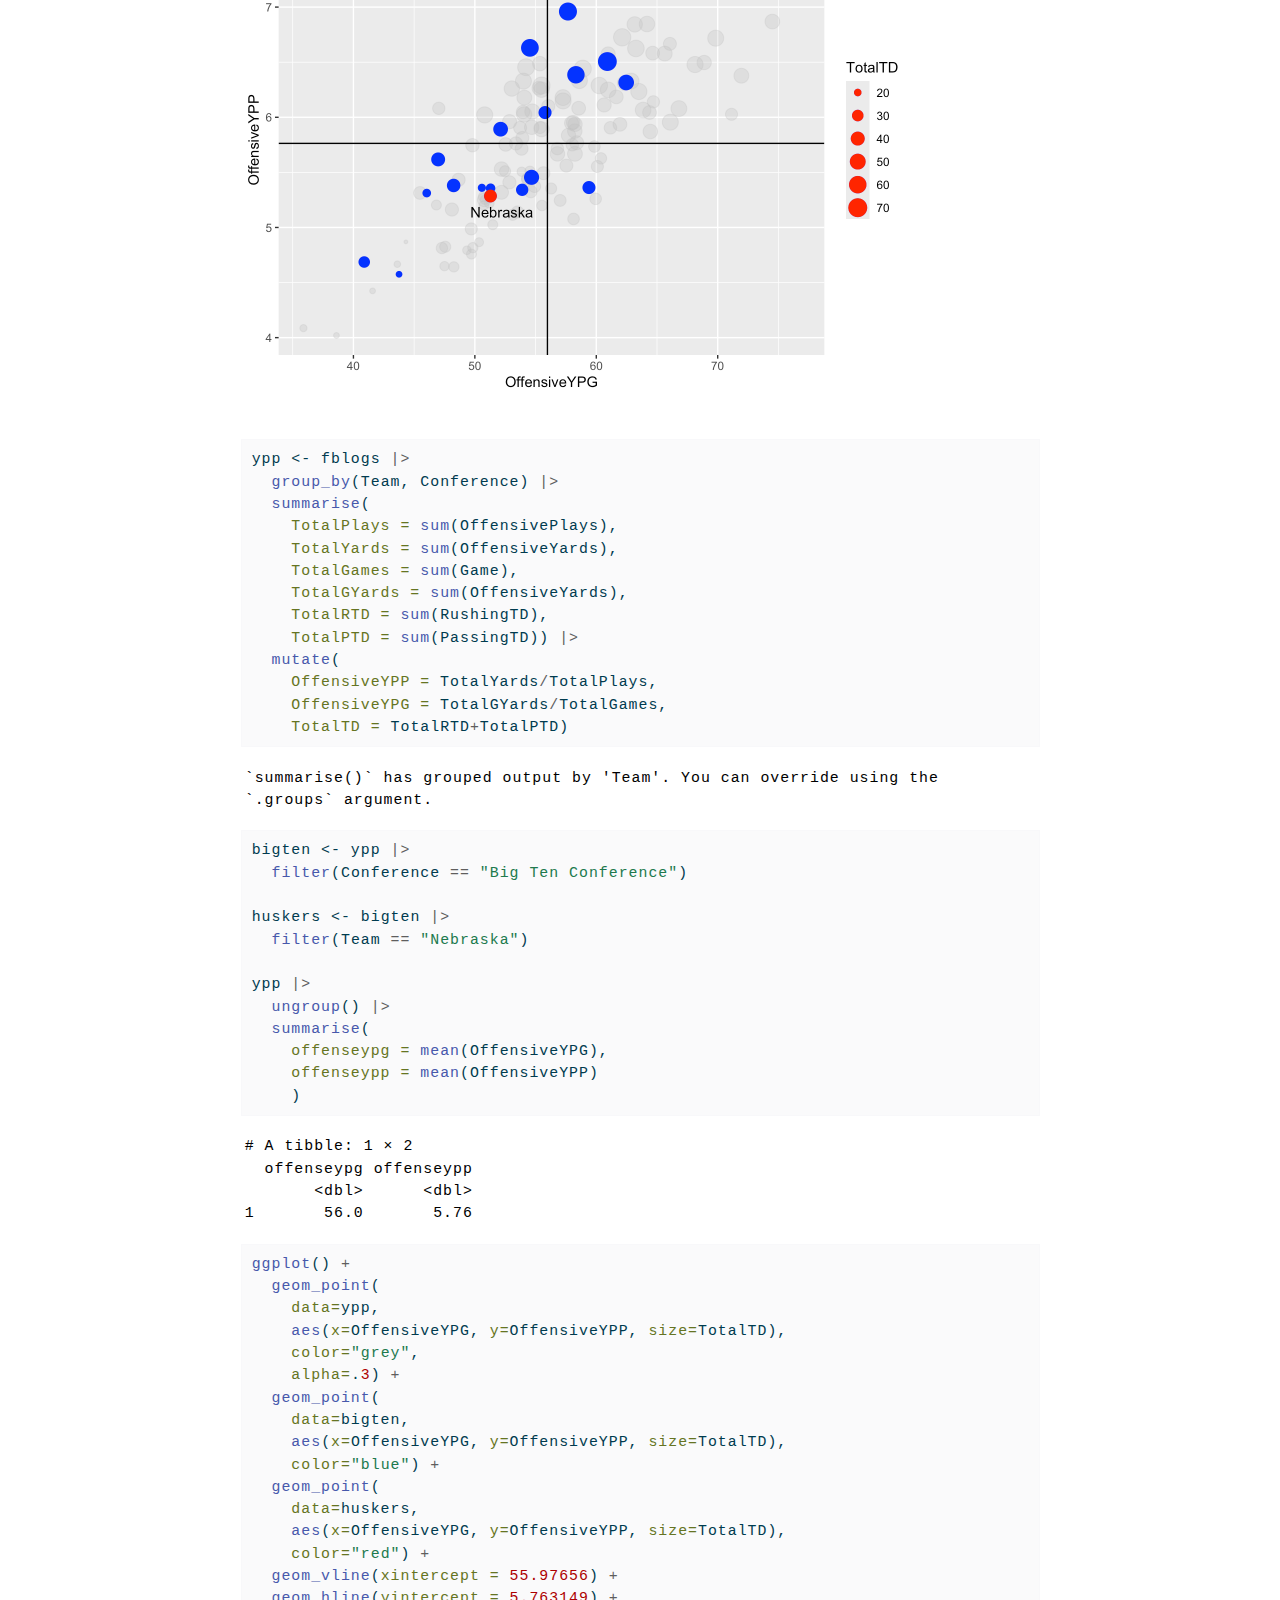
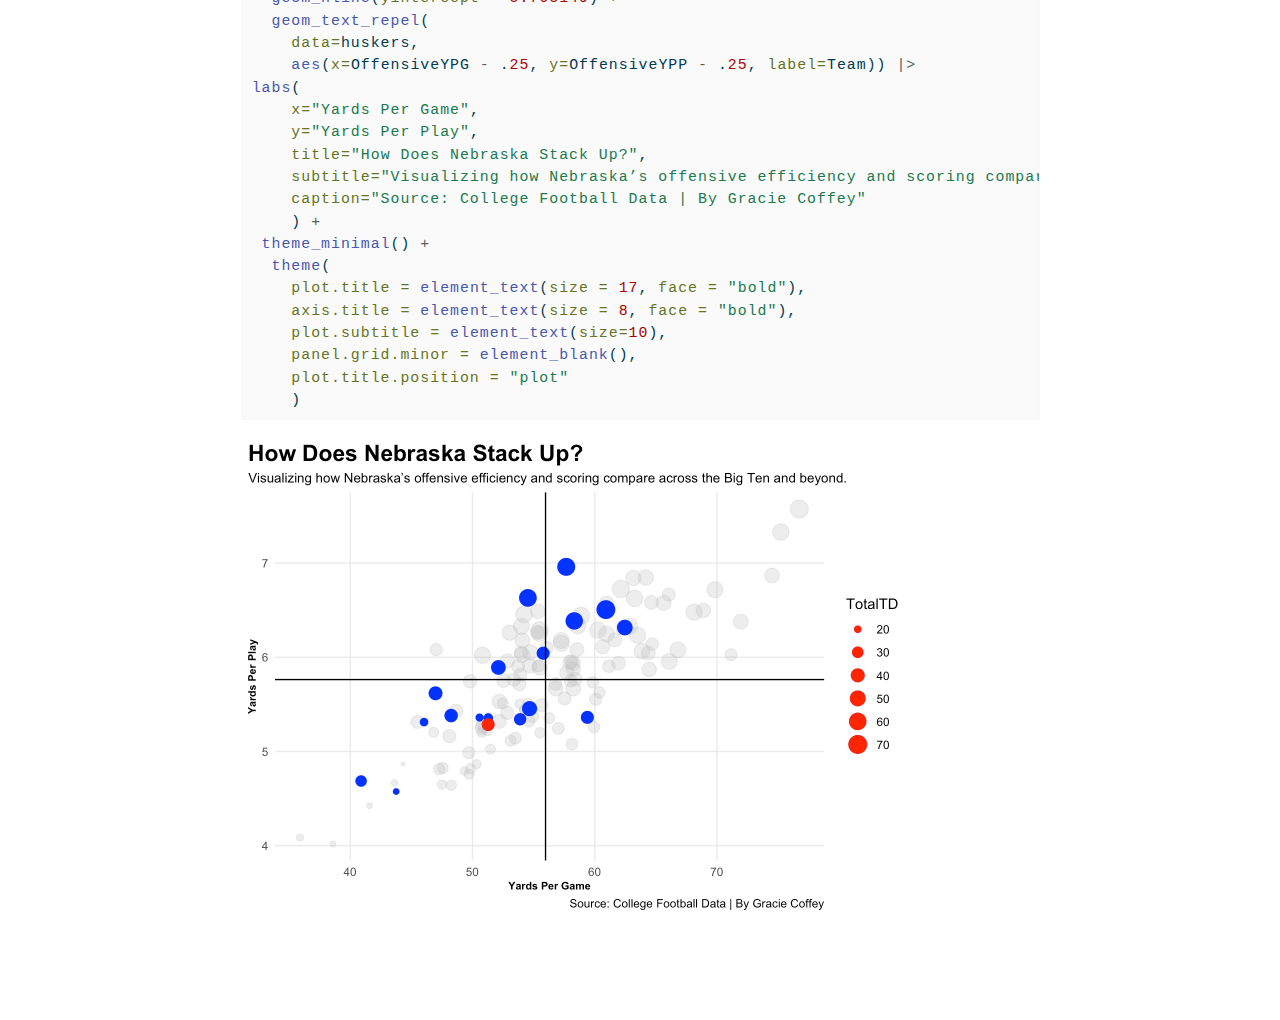
<file: bubblechart.html>
<!DOCTYPE html>
<html xmlns="http://www.w3.org/1999/xhtml" lang="en" xml:lang="en"><head>

<meta charset="utf-8">
<meta name="generator" content="quarto-1.6.42">

<meta name="viewport" content="width=device-width, initial-scale=1.0, user-scalable=yes">


<title>bubblechart – Gracie Coffey: Sports Blog</title>
<style>
code{white-space: pre-wrap;}
span.smallcaps{font-variant: small-caps;}
div.columns{display: flex; gap: min(4vw, 1.5em);}
div.column{flex: auto; overflow-x: auto;}
div.hanging-indent{margin-left: 1.5em; text-indent: -1.5em;}
ul.task-list{list-style: none;}
ul.task-list li input[type="checkbox"] {
  width: 0.8em;
  margin: 0 0.8em 0.2em -1em; /* quarto-specific, see https://github.com/quarto-dev/quarto-cli/issues/4556 */ 
  vertical-align: middle;
}
/* CSS for syntax highlighting */
pre > code.sourceCode { white-space: pre; position: relative; }
pre > code.sourceCode > span { line-height: 1.25; }
pre > code.sourceCode > span:empty { height: 1.2em; }
.sourceCode { overflow: visible; }
code.sourceCode > span { color: inherit; text-decoration: inherit; }
div.sourceCode { margin: 1em 0; }
pre.sourceCode { margin: 0; }
@media screen {
div.sourceCode { overflow: auto; }
}
@media print {
pre > code.sourceCode { white-space: pre-wrap; }
pre > code.sourceCode > span { display: inline-block; text-indent: -5em; padding-left: 5em; }
}
pre.numberSource code
  { counter-reset: source-line 0; }
pre.numberSource code > span
  { position: relative; left: -4em; counter-increment: source-line; }
pre.numberSource code > span > a:first-child::before
  { content: counter(source-line);
    position: relative; left: -1em; text-align: right; vertical-align: baseline;
    border: none; display: inline-block;
    -webkit-touch-callout: none; -webkit-user-select: none;
    -khtml-user-select: none; -moz-user-select: none;
    -ms-user-select: none; user-select: none;
    padding: 0 4px; width: 4em;
  }
pre.numberSource { margin-left: 3em;  padding-left: 4px; }
div.sourceCode
  {   }
@media screen {
pre > code.sourceCode > span > a:first-child::before { text-decoration: underline; }
}
</style>


<script src="site_libs/quarto-nav/quarto-nav.js"></script>
<script src="site_libs/quarto-nav/headroom.min.js"></script>
<script src="site_libs/clipboard/clipboard.min.js"></script>
<script src="site_libs/quarto-search/autocomplete.umd.js"></script>
<script src="site_libs/quarto-search/fuse.min.js"></script>
<script src="site_libs/quarto-search/quarto-search.js"></script>
<meta name="quarto:offset" content="./">
<script src="site_libs/quarto-html/quarto.js"></script>
<script src="site_libs/quarto-html/popper.min.js"></script>
<script src="site_libs/quarto-html/tippy.umd.min.js"></script>
<script src="site_libs/quarto-html/anchor.min.js"></script>
<link href="site_libs/quarto-html/tippy.css" rel="stylesheet">
<link href="site_libs/quarto-html/quarto-syntax-highlighting-2f5df379a58b258e96c21c0638c20c03.css" rel="stylesheet" id="quarto-text-highlighting-styles">
<script src="site_libs/bootstrap/bootstrap.min.js"></script>
<link href="site_libs/bootstrap/bootstrap-icons.css" rel="stylesheet">
<link href="site_libs/bootstrap/bootstrap-c693913c1c4a30ce2114e7465fc02aa7.min.css" rel="stylesheet" append-hash="true" id="quarto-bootstrap" data-mode="light">
<script id="quarto-search-options" type="application/json">{
  "location": "navbar",
  "copy-button": false,
  "collapse-after": 3,
  "panel-placement": "end",
  "type": "overlay",
  "limit": 50,
  "keyboard-shortcut": [
    "f",
    "/",
    "s"
  ],
  "show-item-context": false,
  "language": {
    "search-no-results-text": "No results",
    "search-matching-documents-text": "matching documents",
    "search-copy-link-title": "Copy link to search",
    "search-hide-matches-text": "Hide additional matches",
    "search-more-match-text": "more match in this document",
    "search-more-matches-text": "more matches in this document",
    "search-clear-button-title": "Clear",
    "search-text-placeholder": "",
    "search-detached-cancel-button-title": "Cancel",
    "search-submit-button-title": "Submit",
    "search-label": "Search"
  }
}</script>


<link rel="stylesheet" href="styles.css">
</head>

<body class="nav-fixed fullcontent">

<div id="quarto-search-results"></div>
  <header id="quarto-header" class="headroom fixed-top">
    <nav class="navbar navbar-expand-lg " data-bs-theme="dark">
      <div class="navbar-container container-fluid">
      <div class="navbar-brand-container mx-auto">
    <a class="navbar-brand" href="./index.html">
    <span class="navbar-title">Gracie Coffey: Sports Blog</span>
    </a>
  </div>
            <div id="quarto-search" class="" title="Search"></div>
          <button class="navbar-toggler" type="button" data-bs-toggle="collapse" data-bs-target="#navbarCollapse" aria-controls="navbarCollapse" role="menu" aria-expanded="false" aria-label="Toggle navigation" onclick="if (window.quartoToggleHeadroom) { window.quartoToggleHeadroom(); }">
  <span class="navbar-toggler-icon"></span>
</button>
          <div class="collapse navbar-collapse" id="navbarCollapse">
            <ul class="navbar-nav navbar-nav-scroll ms-auto">
  <li class="nav-item">
    <a class="nav-link" href="./about.html"> 
<span class="menu-text">About Me</span></a>
  </li>  
  <li class="nav-item compact">
    <a class="nav-link" href="https://github.com/Gcoffey3"> <i class="bi bi-github" role="img">
</i> 
<span class="menu-text"></span></a>
  </li>  
  <li class="nav-item compact">
    <a class="nav-link" href="https://www.instagram.com/graciejcoffey.photography/"> <i class="bi bi-instagram" role="img">
</i> 
<span class="menu-text"></span></a>
  </li>  
</ul>
          </div> <!-- /navcollapse -->
            <div class="quarto-navbar-tools">
</div>
      </div> <!-- /container-fluid -->
    </nav>
</header>
<!-- content -->
<div id="quarto-content" class="quarto-container page-columns page-rows-contents page-layout-article page-navbar">
<!-- sidebar -->
<!-- margin-sidebar -->
    
<!-- main -->
<main class="content" id="quarto-document-content">

<header id="title-block-header" class="quarto-title-block default">
<div class="quarto-title">
<h1 class="title">bubblechart</h1>
</div>



<div class="quarto-title-meta">

    
  
    
  </div>
  


</header>


<p>This bubble chart visualizes each Big Ten team’s rushing yards, offensive line performance, and scoring margin in one view. The horizontal axis shows offensive line metrics, the vertical axis shows point differential, and the size of each bubble represents total rushing yards.</p>
<div class="cell">
<div class="sourceCode cell-code" id="cb1"><pre class="sourceCode r code-with-copy"><code class="sourceCode r"><span id="cb1-1"><a href="#cb1-1" aria-hidden="true" tabindex="-1"></a><span class="fu">library</span>(tidyverse)</span></code><button title="Copy to Clipboard" class="code-copy-button"><i class="bi"></i></button></pre></div>
<div class="cell-output cell-output-stderr">
<pre><code>── Attaching core tidyverse packages ──────────────────────── tidyverse 2.0.0 ──
✔ dplyr     1.1.4     ✔ readr     2.1.5
✔ forcats   1.0.0     ✔ stringr   1.5.1
✔ ggplot2   3.5.1     ✔ tibble    3.2.1
✔ lubridate 1.9.4     ✔ tidyr     1.3.1
✔ purrr     1.0.4     
── Conflicts ────────────────────────────────────────── tidyverse_conflicts() ──
✖ dplyr::filter() masks stats::filter()
✖ dplyr::lag()    masks stats::lag()
ℹ Use the conflicted package (&lt;http://conflicted.r-lib.org/&gt;) to force all conflicts to become errors</code></pre>
</div>
<div class="sourceCode cell-code" id="cb3"><pre class="sourceCode r code-with-copy"><code class="sourceCode r"><span id="cb3-1"><a href="#cb3-1" aria-hidden="true" tabindex="-1"></a><span class="fu">library</span>(ggrepel)</span>
<span id="cb3-2"><a href="#cb3-2" aria-hidden="true" tabindex="-1"></a><span class="fu">library</span>(ggplot2)</span></code><button title="Copy to Clipboard" class="code-copy-button"><i class="bi"></i></button></pre></div>
</div>
<div class="cell">
<div class="sourceCode cell-code" id="cb4"><pre class="sourceCode r code-with-copy"><code class="sourceCode r"><span id="cb4-1"><a href="#cb4-1" aria-hidden="true" tabindex="-1"></a>fblogs <span class="ot">&lt;-</span> <span class="fu">read_csv</span>(<span class="st">"posts/nebraska-football-offensive-line/data/footballlogs24.csv"</span>)</span></code><button title="Copy to Clipboard" class="code-copy-button"><i class="bi"></i></button></pre></div>
<div class="cell-output cell-output-stderr">
<pre><code>Rows: 1711 Columns: 54
── Column specification ────────────────────────────────────────────────────────
Delimiter: ","
chr   (8): HomeAway, Opponent, Result, TeamFull, TeamURL, Outcome, Team, Con...
dbl  (45): Game, PassingCmp, PassingAtt, PassingPct, PassingYds, PassingTD, ...
date  (1): Date

ℹ Use `spec()` to retrieve the full column specification for this data.
ℹ Specify the column types or set `show_col_types = FALSE` to quiet this message.</code></pre>
</div>
</div>
<div class="cell">
<div class="sourceCode cell-code" id="cb6"><pre class="sourceCode r code-with-copy"><code class="sourceCode r"><span id="cb6-1"><a href="#cb6-1" aria-hidden="true" tabindex="-1"></a>ypp <span class="ot">&lt;-</span> fblogs <span class="sc">|&gt;</span> </span>
<span id="cb6-2"><a href="#cb6-2" aria-hidden="true" tabindex="-1"></a>  <span class="fu">group_by</span>(Team, Conference) <span class="sc">|&gt;</span> </span>
<span id="cb6-3"><a href="#cb6-3" aria-hidden="true" tabindex="-1"></a>  <span class="fu">summarise</span>(</span>
<span id="cb6-4"><a href="#cb6-4" aria-hidden="true" tabindex="-1"></a>    <span class="at">TotalPlays =</span> <span class="fu">sum</span>(OffensivePlays), </span>
<span id="cb6-5"><a href="#cb6-5" aria-hidden="true" tabindex="-1"></a>    <span class="at">TotalYards =</span> <span class="fu">sum</span>(OffensiveYards),</span>
<span id="cb6-6"><a href="#cb6-6" aria-hidden="true" tabindex="-1"></a>    <span class="at">TotalGames =</span> <span class="fu">sum</span>(Game),</span>
<span id="cb6-7"><a href="#cb6-7" aria-hidden="true" tabindex="-1"></a>    <span class="at">TotalGYards =</span> <span class="fu">sum</span>(OffensiveYards),</span>
<span id="cb6-8"><a href="#cb6-8" aria-hidden="true" tabindex="-1"></a>    <span class="at">TotalRTD =</span> <span class="fu">sum</span>(RushingTD),</span>
<span id="cb6-9"><a href="#cb6-9" aria-hidden="true" tabindex="-1"></a>    <span class="at">TotalPTD =</span> <span class="fu">sum</span>(PassingTD)) <span class="sc">|&gt;</span> </span>
<span id="cb6-10"><a href="#cb6-10" aria-hidden="true" tabindex="-1"></a>  <span class="fu">mutate</span>(</span>
<span id="cb6-11"><a href="#cb6-11" aria-hidden="true" tabindex="-1"></a>    <span class="at">OffensiveYPP =</span> TotalYards<span class="sc">/</span>TotalPlays,</span>
<span id="cb6-12"><a href="#cb6-12" aria-hidden="true" tabindex="-1"></a>    <span class="at">OffensiveYPG =</span> TotalGYards<span class="sc">/</span>TotalGames,</span>
<span id="cb6-13"><a href="#cb6-13" aria-hidden="true" tabindex="-1"></a>    <span class="at">TotalTD =</span> TotalRTD<span class="sc">+</span>TotalPTD)</span></code><button title="Copy to Clipboard" class="code-copy-button"><i class="bi"></i></button></pre></div>
<div class="cell-output cell-output-stderr">
<pre><code>`summarise()` has grouped output by 'Team'. You can override using the
`.groups` argument.</code></pre>
</div>
</div>
<div class="cell">
<div class="sourceCode cell-code" id="cb8"><pre class="sourceCode r code-with-copy"><code class="sourceCode r"><span id="cb8-1"><a href="#cb8-1" aria-hidden="true" tabindex="-1"></a><span class="fu">ggplot</span>() <span class="sc">+</span> <span class="fu">geom_point</span>(<span class="at">data=</span>ypp, <span class="fu">aes</span>(<span class="at">x=</span>OffensiveYPG, <span class="at">y=</span>OffensiveYPP))</span></code><button title="Copy to Clipboard" class="code-copy-button"><i class="bi"></i></button></pre></div>
<div class="cell-output-display">
<div>
<figure class="figure">
<p><img src="bubblechart_files/figure-html/unnamed-chunk-4-1.png" class="img-fluid figure-img" width="672"></p>
</figure>
</div>
</div>
</div>
<div class="cell">
<div class="sourceCode cell-code" id="cb9"><pre class="sourceCode r code-with-copy"><code class="sourceCode r"><span id="cb9-1"><a href="#cb9-1" aria-hidden="true" tabindex="-1"></a><span class="fu">ggplot</span>() <span class="sc">+</span> </span>
<span id="cb9-2"><a href="#cb9-2" aria-hidden="true" tabindex="-1"></a>  <span class="fu">geom_point</span>(</span>
<span id="cb9-3"><a href="#cb9-3" aria-hidden="true" tabindex="-1"></a>    <span class="at">data=</span>ypp, </span>
<span id="cb9-4"><a href="#cb9-4" aria-hidden="true" tabindex="-1"></a>    <span class="fu">aes</span>(<span class="at">x=</span>OffensiveYPG, <span class="at">y=</span>OffensiveYPP, <span class="at">size=</span>TotalTD)</span>
<span id="cb9-5"><a href="#cb9-5" aria-hidden="true" tabindex="-1"></a>    )</span></code><button title="Copy to Clipboard" class="code-copy-button"><i class="bi"></i></button></pre></div>
<div class="cell-output-display">
<div>
<figure class="figure">
<p><img src="bubblechart_files/figure-html/unnamed-chunk-5-1.png" class="img-fluid figure-img" width="672"></p>
</figure>
</div>
</div>
</div>
<div class="cell">
<div class="sourceCode cell-code" id="cb10"><pre class="sourceCode r code-with-copy"><code class="sourceCode r"><span id="cb10-1"><a href="#cb10-1" aria-hidden="true" tabindex="-1"></a><span class="fu">ggplot</span>() <span class="sc">+</span> </span>
<span id="cb10-2"><a href="#cb10-2" aria-hidden="true" tabindex="-1"></a>  <span class="fu">geom_point</span>(</span>
<span id="cb10-3"><a href="#cb10-3" aria-hidden="true" tabindex="-1"></a>    <span class="at">data=</span>ypp, </span>
<span id="cb10-4"><a href="#cb10-4" aria-hidden="true" tabindex="-1"></a>    <span class="fu">aes</span>(<span class="at">x=</span>OffensiveYPG, <span class="at">y=</span>OffensiveYPP, <span class="at">size=</span>TotalTD),</span>
<span id="cb10-5"><a href="#cb10-5" aria-hidden="true" tabindex="-1"></a>    <span class="at">alpha =</span> .<span class="dv">3</span>) <span class="sc">+</span> </span>
<span id="cb10-6"><a href="#cb10-6" aria-hidden="true" tabindex="-1"></a>  <span class="fu">scale_size</span>(<span class="at">range =</span> <span class="fu">c</span>(<span class="dv">3</span>, <span class="dv">8</span>), <span class="at">name=</span><span class="st">"Touchdowns"</span>)</span></code><button title="Copy to Clipboard" class="code-copy-button"><i class="bi"></i></button></pre></div>
<div class="cell-output-display">
<div>
<figure class="figure">
<p><img src="bubblechart_files/figure-html/unnamed-chunk-6-1.png" class="img-fluid figure-img" width="672"></p>
</figure>
</div>
</div>
</div>
<div class="cell">
<div class="sourceCode cell-code" id="cb11"><pre class="sourceCode r code-with-copy"><code class="sourceCode r"><span id="cb11-1"><a href="#cb11-1" aria-hidden="true" tabindex="-1"></a>bigten <span class="ot">&lt;-</span> ypp <span class="sc">|&gt;</span></span>
<span id="cb11-2"><a href="#cb11-2" aria-hidden="true" tabindex="-1"></a>  <span class="fu">filter</span>(Conference <span class="sc">==</span> <span class="st">"Big Ten Conference"</span>)</span></code><button title="Copy to Clipboard" class="code-copy-button"><i class="bi"></i></button></pre></div>
</div>
<div class="cell">
<div class="sourceCode cell-code" id="cb12"><pre class="sourceCode r code-with-copy"><code class="sourceCode r"><span id="cb12-1"><a href="#cb12-1" aria-hidden="true" tabindex="-1"></a>huskers <span class="ot">&lt;-</span> bigten <span class="sc">|&gt;</span></span>
<span id="cb12-2"><a href="#cb12-2" aria-hidden="true" tabindex="-1"></a>  <span class="fu">filter</span>(Team <span class="sc">==</span> <span class="st">"Nebraska"</span>)</span></code><button title="Copy to Clipboard" class="code-copy-button"><i class="bi"></i></button></pre></div>
</div>
<div class="cell">
<div class="sourceCode cell-code" id="cb13"><pre class="sourceCode r code-with-copy"><code class="sourceCode r"><span id="cb13-1"><a href="#cb13-1" aria-hidden="true" tabindex="-1"></a><span class="fu">ggplot</span>() <span class="sc">+</span> </span>
<span id="cb13-2"><a href="#cb13-2" aria-hidden="true" tabindex="-1"></a>  <span class="fu">geom_point</span>(</span>
<span id="cb13-3"><a href="#cb13-3" aria-hidden="true" tabindex="-1"></a>    <span class="at">data=</span>ypp, </span>
<span id="cb13-4"><a href="#cb13-4" aria-hidden="true" tabindex="-1"></a>    <span class="fu">aes</span>(<span class="at">x=</span>OffensiveYPG, <span class="at">y=</span>OffensiveYPP, <span class="at">size=</span>TotalTD), </span>
<span id="cb13-5"><a href="#cb13-5" aria-hidden="true" tabindex="-1"></a>    <span class="at">color=</span><span class="st">"grey"</span>, </span>
<span id="cb13-6"><a href="#cb13-6" aria-hidden="true" tabindex="-1"></a>    <span class="at">alpha=</span>.<span class="dv">3</span>) <span class="sc">+</span></span>
<span id="cb13-7"><a href="#cb13-7" aria-hidden="true" tabindex="-1"></a>  <span class="fu">geom_point</span>(</span>
<span id="cb13-8"><a href="#cb13-8" aria-hidden="true" tabindex="-1"></a>    <span class="at">data=</span>bigten, </span>
<span id="cb13-9"><a href="#cb13-9" aria-hidden="true" tabindex="-1"></a>    <span class="fu">aes</span>(<span class="at">x=</span>OffensiveYPG, <span class="at">y=</span>OffensiveYPP, <span class="at">size=</span>TotalTD), </span>
<span id="cb13-10"><a href="#cb13-10" aria-hidden="true" tabindex="-1"></a>    <span class="at">color=</span><span class="st">"blue"</span>, </span>
<span id="cb13-11"><a href="#cb13-11" aria-hidden="true" tabindex="-1"></a>    <span class="at">alpha=</span>.<span class="dv">3</span>) <span class="sc">+</span> </span>
<span id="cb13-12"><a href="#cb13-12" aria-hidden="true" tabindex="-1"></a>  <span class="fu">geom_point</span>(</span>
<span id="cb13-13"><a href="#cb13-13" aria-hidden="true" tabindex="-1"></a>    <span class="at">data=</span>huskers, </span>
<span id="cb13-14"><a href="#cb13-14" aria-hidden="true" tabindex="-1"></a>    <span class="fu">aes</span>(<span class="at">x=</span>OffensiveYPG, <span class="at">y=</span>OffensiveYPP, <span class="at">size=</span>TotalTD), </span>
<span id="cb13-15"><a href="#cb13-15" aria-hidden="true" tabindex="-1"></a>    <span class="at">color=</span><span class="st">"red"</span>)</span></code><button title="Copy to Clipboard" class="code-copy-button"><i class="bi"></i></button></pre></div>
<div class="cell-output-display">
<div>
<figure class="figure">
<p><img src="bubblechart_files/figure-html/unnamed-chunk-9-1.png" class="img-fluid figure-img" width="672"></p>
</figure>
</div>
</div>
</div>
<div class="cell">
<div class="sourceCode cell-code" id="cb14"><pre class="sourceCode r code-with-copy"><code class="sourceCode r"><span id="cb14-1"><a href="#cb14-1" aria-hidden="true" tabindex="-1"></a>ypp <span class="sc">|&gt;</span> </span>
<span id="cb14-2"><a href="#cb14-2" aria-hidden="true" tabindex="-1"></a>  <span class="fu">ungroup</span>() <span class="sc">|&gt;</span> </span>
<span id="cb14-3"><a href="#cb14-3" aria-hidden="true" tabindex="-1"></a>  <span class="fu">summarise</span>(</span>
<span id="cb14-4"><a href="#cb14-4" aria-hidden="true" tabindex="-1"></a>    <span class="at">offenseypg =</span> <span class="fu">mean</span>(OffensiveYPG), </span>
<span id="cb14-5"><a href="#cb14-5" aria-hidden="true" tabindex="-1"></a>    <span class="at">offenseypp =</span> <span class="fu">mean</span>(OffensiveYPP)</span>
<span id="cb14-6"><a href="#cb14-6" aria-hidden="true" tabindex="-1"></a>    )</span></code><button title="Copy to Clipboard" class="code-copy-button"><i class="bi"></i></button></pre></div>
<div class="cell-output cell-output-stdout">
<pre><code># A tibble: 1 × 2
  offenseypg offenseypp
       &lt;dbl&gt;      &lt;dbl&gt;
1       56.0       5.76</code></pre>
</div>
</div>
<div class="cell">
<div class="sourceCode cell-code" id="cb16"><pre class="sourceCode r code-with-copy"><code class="sourceCode r"><span id="cb16-1"><a href="#cb16-1" aria-hidden="true" tabindex="-1"></a><span class="fu">ggplot</span>() <span class="sc">+</span> </span>
<span id="cb16-2"><a href="#cb16-2" aria-hidden="true" tabindex="-1"></a>  <span class="fu">geom_point</span>(</span>
<span id="cb16-3"><a href="#cb16-3" aria-hidden="true" tabindex="-1"></a>    <span class="at">data=</span>ypp, </span>
<span id="cb16-4"><a href="#cb16-4" aria-hidden="true" tabindex="-1"></a>    <span class="fu">aes</span>(<span class="at">x=</span>OffensiveYPG, <span class="at">y=</span>OffensiveYPP, <span class="at">size=</span>TotalTD), </span>
<span id="cb16-5"><a href="#cb16-5" aria-hidden="true" tabindex="-1"></a>    <span class="at">color=</span><span class="st">"grey"</span>, </span>
<span id="cb16-6"><a href="#cb16-6" aria-hidden="true" tabindex="-1"></a>    <span class="at">alpha=</span>.<span class="dv">3</span>) <span class="sc">+</span> </span>
<span id="cb16-7"><a href="#cb16-7" aria-hidden="true" tabindex="-1"></a>  <span class="fu">geom_point</span>(</span>
<span id="cb16-8"><a href="#cb16-8" aria-hidden="true" tabindex="-1"></a>    <span class="at">data=</span>bigten, </span>
<span id="cb16-9"><a href="#cb16-9" aria-hidden="true" tabindex="-1"></a>    <span class="fu">aes</span>(<span class="at">x=</span>OffensiveYPG, <span class="at">y=</span>OffensiveYPP, <span class="at">size=</span>TotalTD), </span>
<span id="cb16-10"><a href="#cb16-10" aria-hidden="true" tabindex="-1"></a>    <span class="at">color=</span><span class="st">"blue"</span>) <span class="sc">+</span> </span>
<span id="cb16-11"><a href="#cb16-11" aria-hidden="true" tabindex="-1"></a>  <span class="fu">geom_point</span>(</span>
<span id="cb16-12"><a href="#cb16-12" aria-hidden="true" tabindex="-1"></a>    <span class="at">data=</span>huskers, </span>
<span id="cb16-13"><a href="#cb16-13" aria-hidden="true" tabindex="-1"></a>    <span class="fu">aes</span>(<span class="at">x=</span>OffensiveYPG, <span class="at">y=</span>OffensiveYPP, <span class="at">size=</span>TotalTD), </span>
<span id="cb16-14"><a href="#cb16-14" aria-hidden="true" tabindex="-1"></a>    <span class="at">color=</span><span class="st">"red"</span>) <span class="sc">+</span></span>
<span id="cb16-15"><a href="#cb16-15" aria-hidden="true" tabindex="-1"></a>  <span class="fu">geom_vline</span>(<span class="at">xintercept =</span> <span class="fl">55.97656</span>) <span class="sc">+</span> </span>
<span id="cb16-16"><a href="#cb16-16" aria-hidden="true" tabindex="-1"></a>  <span class="fu">geom_hline</span>(<span class="at">yintercept =</span> <span class="fl">5.763149</span>)</span></code><button title="Copy to Clipboard" class="code-copy-button"><i class="bi"></i></button></pre></div>
<div class="cell-output-display">
<div>
<figure class="figure">
<p><img src="bubblechart_files/figure-html/unnamed-chunk-11-1.png" class="img-fluid figure-img" width="672"></p>
</figure>
</div>
</div>
</div>
<div class="cell">
<div class="sourceCode cell-code" id="cb17"><pre class="sourceCode r code-with-copy"><code class="sourceCode r"><span id="cb17-1"><a href="#cb17-1" aria-hidden="true" tabindex="-1"></a><span class="fu">ggplot</span>() <span class="sc">+</span> </span>
<span id="cb17-2"><a href="#cb17-2" aria-hidden="true" tabindex="-1"></a>  <span class="fu">geom_point</span>(</span>
<span id="cb17-3"><a href="#cb17-3" aria-hidden="true" tabindex="-1"></a>    <span class="at">data=</span>ypp, </span>
<span id="cb17-4"><a href="#cb17-4" aria-hidden="true" tabindex="-1"></a>    <span class="fu">aes</span>(<span class="at">x=</span>OffensiveYPG, <span class="at">y=</span>OffensiveYPP, <span class="at">size=</span>TotalTD), </span>
<span id="cb17-5"><a href="#cb17-5" aria-hidden="true" tabindex="-1"></a>    <span class="at">color=</span><span class="st">"grey"</span>, </span>
<span id="cb17-6"><a href="#cb17-6" aria-hidden="true" tabindex="-1"></a>    <span class="at">alpha=</span>.<span class="dv">3</span>) <span class="sc">+</span> </span>
<span id="cb17-7"><a href="#cb17-7" aria-hidden="true" tabindex="-1"></a>  <span class="fu">geom_point</span>(</span>
<span id="cb17-8"><a href="#cb17-8" aria-hidden="true" tabindex="-1"></a>    <span class="at">data=</span>bigten, </span>
<span id="cb17-9"><a href="#cb17-9" aria-hidden="true" tabindex="-1"></a>    <span class="fu">aes</span>(<span class="at">x=</span>OffensiveYPG, <span class="at">y=</span>OffensiveYPP, <span class="at">size=</span>TotalTD), </span>
<span id="cb17-10"><a href="#cb17-10" aria-hidden="true" tabindex="-1"></a>    <span class="at">color=</span><span class="st">"blue"</span>) <span class="sc">+</span> </span>
<span id="cb17-11"><a href="#cb17-11" aria-hidden="true" tabindex="-1"></a>  <span class="fu">geom_point</span>(</span>
<span id="cb17-12"><a href="#cb17-12" aria-hidden="true" tabindex="-1"></a>    <span class="at">data=</span>huskers, </span>
<span id="cb17-13"><a href="#cb17-13" aria-hidden="true" tabindex="-1"></a>    <span class="fu">aes</span>(<span class="at">x=</span>OffensiveYPG, <span class="at">y=</span>OffensiveYPP, <span class="at">size=</span>TotalTD), </span>
<span id="cb17-14"><a href="#cb17-14" aria-hidden="true" tabindex="-1"></a>    <span class="at">color=</span><span class="st">"red"</span>) <span class="sc">+</span></span>
<span id="cb17-15"><a href="#cb17-15" aria-hidden="true" tabindex="-1"></a>  <span class="fu">geom_vline</span>(<span class="at">xintercept =</span> <span class="fl">55.97656</span>) <span class="sc">+</span> </span>
<span id="cb17-16"><a href="#cb17-16" aria-hidden="true" tabindex="-1"></a>  <span class="fu">geom_hline</span>(<span class="at">yintercept =</span> <span class="fl">5.763149</span>) <span class="sc">+</span></span>
<span id="cb17-17"><a href="#cb17-17" aria-hidden="true" tabindex="-1"></a>  <span class="fu">geom_text_repel</span>(</span>
<span id="cb17-18"><a href="#cb17-18" aria-hidden="true" tabindex="-1"></a>    <span class="at">data=</span>huskers, </span>
<span id="cb17-19"><a href="#cb17-19" aria-hidden="true" tabindex="-1"></a>    <span class="fu">aes</span>(<span class="at">x=</span>OffensiveYPG <span class="sc">-</span> .<span class="dv">25</span>, <span class="at">y=</span>OffensiveYPP <span class="sc">-</span> .<span class="dv">25</span>, <span class="at">label=</span>Team)) <span class="sc">|&gt;</span></span>
<span id="cb17-20"><a href="#cb17-20" aria-hidden="true" tabindex="-1"></a><span class="fu">labs</span>(</span>
<span id="cb17-21"><a href="#cb17-21" aria-hidden="true" tabindex="-1"></a>    <span class="at">x=</span><span class="st">"Yards Per Game"</span>,</span>
<span id="cb17-22"><a href="#cb17-22" aria-hidden="true" tabindex="-1"></a>    <span class="at">y=</span><span class="st">"Yards Per Play"</span>, </span>
<span id="cb17-23"><a href="#cb17-23" aria-hidden="true" tabindex="-1"></a>    <span class="at">title=</span><span class="st">"How Does Nebraska Stack Up?"</span>, </span>
<span id="cb17-24"><a href="#cb17-24" aria-hidden="true" tabindex="-1"></a>    <span class="at">subtitle=</span><span class="st">"Visualizing how Nebraska’s offensive efficiency and scoring compare across the Big Ten and beyond."</span>, </span>
<span id="cb17-25"><a href="#cb17-25" aria-hidden="true" tabindex="-1"></a>    <span class="at">caption=</span><span class="st">"Source: College Football Data | By Gracie Coffey"</span></span>
<span id="cb17-26"><a href="#cb17-26" aria-hidden="true" tabindex="-1"></a>    ) <span class="sc">+</span></span>
<span id="cb17-27"><a href="#cb17-27" aria-hidden="true" tabindex="-1"></a> <span class="fu">theme_minimal</span>() <span class="sc">+</span> </span>
<span id="cb17-28"><a href="#cb17-28" aria-hidden="true" tabindex="-1"></a>  <span class="fu">theme</span>(</span>
<span id="cb17-29"><a href="#cb17-29" aria-hidden="true" tabindex="-1"></a>    <span class="at">plot.title =</span> <span class="fu">element_text</span>(<span class="at">size =</span> <span class="dv">17</span>, <span class="at">face =</span> <span class="st">"bold"</span>),</span>
<span id="cb17-30"><a href="#cb17-30" aria-hidden="true" tabindex="-1"></a>    <span class="at">axis.title =</span> <span class="fu">element_text</span>(<span class="at">size =</span> <span class="dv">8</span>, <span class="at">face =</span> <span class="st">"bold"</span>), </span>
<span id="cb17-31"><a href="#cb17-31" aria-hidden="true" tabindex="-1"></a>    <span class="at">plot.subtitle =</span> <span class="fu">element_text</span>(<span class="at">size=</span><span class="dv">10</span>), </span>
<span id="cb17-32"><a href="#cb17-32" aria-hidden="true" tabindex="-1"></a>    <span class="at">panel.grid.minor =</span> <span class="fu">element_blank</span>(),</span>
<span id="cb17-33"><a href="#cb17-33" aria-hidden="true" tabindex="-1"></a>    <span class="at">plot.title.position =</span> <span class="st">"plot"</span></span>
<span id="cb17-34"><a href="#cb17-34" aria-hidden="true" tabindex="-1"></a>    ) </span></code><button title="Copy to Clipboard" class="code-copy-button"><i class="bi"></i></button></pre></div>
<div class="cell-output-display">
<div>
<figure class="figure">
<p><img src="bubblechart_files/figure-html/unnamed-chunk-12-1.png" class="img-fluid figure-img" width="672"></p>
</figure>
</div>
</div>
</div>
<div class="cell">
<div class="sourceCode cell-code" id="cb18"><pre class="sourceCode r code-with-copy"><code class="sourceCode r"><span id="cb18-1"><a href="#cb18-1" aria-hidden="true" tabindex="-1"></a>ypp <span class="ot">&lt;-</span> fblogs <span class="sc">|&gt;</span> </span>
<span id="cb18-2"><a href="#cb18-2" aria-hidden="true" tabindex="-1"></a>  <span class="fu">group_by</span>(Team, Conference) <span class="sc">|&gt;</span> </span>
<span id="cb18-3"><a href="#cb18-3" aria-hidden="true" tabindex="-1"></a>  <span class="fu">summarise</span>(</span>
<span id="cb18-4"><a href="#cb18-4" aria-hidden="true" tabindex="-1"></a>    <span class="at">TotalPlays =</span> <span class="fu">sum</span>(OffensivePlays), </span>
<span id="cb18-5"><a href="#cb18-5" aria-hidden="true" tabindex="-1"></a>    <span class="at">TotalYards =</span> <span class="fu">sum</span>(OffensiveYards),</span>
<span id="cb18-6"><a href="#cb18-6" aria-hidden="true" tabindex="-1"></a>    <span class="at">TotalGames =</span> <span class="fu">sum</span>(Game),</span>
<span id="cb18-7"><a href="#cb18-7" aria-hidden="true" tabindex="-1"></a>    <span class="at">TotalGYards =</span> <span class="fu">sum</span>(OffensiveYards),</span>
<span id="cb18-8"><a href="#cb18-8" aria-hidden="true" tabindex="-1"></a>    <span class="at">TotalRTD =</span> <span class="fu">sum</span>(RushingTD),</span>
<span id="cb18-9"><a href="#cb18-9" aria-hidden="true" tabindex="-1"></a>    <span class="at">TotalPTD =</span> <span class="fu">sum</span>(PassingTD)) <span class="sc">|&gt;</span> </span>
<span id="cb18-10"><a href="#cb18-10" aria-hidden="true" tabindex="-1"></a>  <span class="fu">mutate</span>(</span>
<span id="cb18-11"><a href="#cb18-11" aria-hidden="true" tabindex="-1"></a>    <span class="at">OffensiveYPP =</span> TotalYards<span class="sc">/</span>TotalPlays,</span>
<span id="cb18-12"><a href="#cb18-12" aria-hidden="true" tabindex="-1"></a>    <span class="at">OffensiveYPG =</span> TotalGYards<span class="sc">/</span>TotalGames,</span>
<span id="cb18-13"><a href="#cb18-13" aria-hidden="true" tabindex="-1"></a>    <span class="at">TotalTD =</span> TotalRTD<span class="sc">+</span>TotalPTD)</span></code><button title="Copy to Clipboard" class="code-copy-button"><i class="bi"></i></button></pre></div>
<div class="cell-output cell-output-stderr">
<pre><code>`summarise()` has grouped output by 'Team'. You can override using the
`.groups` argument.</code></pre>
</div>
<div class="sourceCode cell-code" id="cb20"><pre class="sourceCode r code-with-copy"><code class="sourceCode r"><span id="cb20-1"><a href="#cb20-1" aria-hidden="true" tabindex="-1"></a>bigten <span class="ot">&lt;-</span> ypp <span class="sc">|&gt;</span></span>
<span id="cb20-2"><a href="#cb20-2" aria-hidden="true" tabindex="-1"></a>  <span class="fu">filter</span>(Conference <span class="sc">==</span> <span class="st">"Big Ten Conference"</span>)</span>
<span id="cb20-3"><a href="#cb20-3" aria-hidden="true" tabindex="-1"></a></span>
<span id="cb20-4"><a href="#cb20-4" aria-hidden="true" tabindex="-1"></a>huskers <span class="ot">&lt;-</span> bigten <span class="sc">|&gt;</span></span>
<span id="cb20-5"><a href="#cb20-5" aria-hidden="true" tabindex="-1"></a>  <span class="fu">filter</span>(Team <span class="sc">==</span> <span class="st">"Nebraska"</span>)</span>
<span id="cb20-6"><a href="#cb20-6" aria-hidden="true" tabindex="-1"></a></span>
<span id="cb20-7"><a href="#cb20-7" aria-hidden="true" tabindex="-1"></a>ypp <span class="sc">|&gt;</span> </span>
<span id="cb20-8"><a href="#cb20-8" aria-hidden="true" tabindex="-1"></a>  <span class="fu">ungroup</span>() <span class="sc">|&gt;</span> </span>
<span id="cb20-9"><a href="#cb20-9" aria-hidden="true" tabindex="-1"></a>  <span class="fu">summarise</span>(</span>
<span id="cb20-10"><a href="#cb20-10" aria-hidden="true" tabindex="-1"></a>    <span class="at">offenseypg =</span> <span class="fu">mean</span>(OffensiveYPG), </span>
<span id="cb20-11"><a href="#cb20-11" aria-hidden="true" tabindex="-1"></a>    <span class="at">offenseypp =</span> <span class="fu">mean</span>(OffensiveYPP)</span>
<span id="cb20-12"><a href="#cb20-12" aria-hidden="true" tabindex="-1"></a>    )</span></code><button title="Copy to Clipboard" class="code-copy-button"><i class="bi"></i></button></pre></div>
<div class="cell-output cell-output-stdout">
<pre><code># A tibble: 1 × 2
  offenseypg offenseypp
       &lt;dbl&gt;      &lt;dbl&gt;
1       56.0       5.76</code></pre>
</div>
<div class="sourceCode cell-code" id="cb22"><pre class="sourceCode r code-with-copy"><code class="sourceCode r"><span id="cb22-1"><a href="#cb22-1" aria-hidden="true" tabindex="-1"></a><span class="fu">ggplot</span>() <span class="sc">+</span> </span>
<span id="cb22-2"><a href="#cb22-2" aria-hidden="true" tabindex="-1"></a>  <span class="fu">geom_point</span>(</span>
<span id="cb22-3"><a href="#cb22-3" aria-hidden="true" tabindex="-1"></a>    <span class="at">data=</span>ypp, </span>
<span id="cb22-4"><a href="#cb22-4" aria-hidden="true" tabindex="-1"></a>    <span class="fu">aes</span>(<span class="at">x=</span>OffensiveYPG, <span class="at">y=</span>OffensiveYPP, <span class="at">size=</span>TotalTD), </span>
<span id="cb22-5"><a href="#cb22-5" aria-hidden="true" tabindex="-1"></a>    <span class="at">color=</span><span class="st">"grey"</span>, </span>
<span id="cb22-6"><a href="#cb22-6" aria-hidden="true" tabindex="-1"></a>    <span class="at">alpha=</span>.<span class="dv">3</span>) <span class="sc">+</span> </span>
<span id="cb22-7"><a href="#cb22-7" aria-hidden="true" tabindex="-1"></a>  <span class="fu">geom_point</span>(</span>
<span id="cb22-8"><a href="#cb22-8" aria-hidden="true" tabindex="-1"></a>    <span class="at">data=</span>bigten, </span>
<span id="cb22-9"><a href="#cb22-9" aria-hidden="true" tabindex="-1"></a>    <span class="fu">aes</span>(<span class="at">x=</span>OffensiveYPG, <span class="at">y=</span>OffensiveYPP, <span class="at">size=</span>TotalTD), </span>
<span id="cb22-10"><a href="#cb22-10" aria-hidden="true" tabindex="-1"></a>    <span class="at">color=</span><span class="st">"blue"</span>) <span class="sc">+</span> </span>
<span id="cb22-11"><a href="#cb22-11" aria-hidden="true" tabindex="-1"></a>  <span class="fu">geom_point</span>(</span>
<span id="cb22-12"><a href="#cb22-12" aria-hidden="true" tabindex="-1"></a>    <span class="at">data=</span>huskers, </span>
<span id="cb22-13"><a href="#cb22-13" aria-hidden="true" tabindex="-1"></a>    <span class="fu">aes</span>(<span class="at">x=</span>OffensiveYPG, <span class="at">y=</span>OffensiveYPP, <span class="at">size=</span>TotalTD), </span>
<span id="cb22-14"><a href="#cb22-14" aria-hidden="true" tabindex="-1"></a>    <span class="at">color=</span><span class="st">"red"</span>) <span class="sc">+</span></span>
<span id="cb22-15"><a href="#cb22-15" aria-hidden="true" tabindex="-1"></a>  <span class="fu">geom_vline</span>(<span class="at">xintercept =</span> <span class="fl">55.97656</span>) <span class="sc">+</span> </span>
<span id="cb22-16"><a href="#cb22-16" aria-hidden="true" tabindex="-1"></a>  <span class="fu">geom_hline</span>(<span class="at">yintercept =</span> <span class="fl">5.763149</span>) <span class="sc">+</span></span>
<span id="cb22-17"><a href="#cb22-17" aria-hidden="true" tabindex="-1"></a>  <span class="fu">geom_text_repel</span>(</span>
<span id="cb22-18"><a href="#cb22-18" aria-hidden="true" tabindex="-1"></a>    <span class="at">data=</span>huskers, </span>
<span id="cb22-19"><a href="#cb22-19" aria-hidden="true" tabindex="-1"></a>    <span class="fu">aes</span>(<span class="at">x=</span>OffensiveYPG <span class="sc">-</span> .<span class="dv">25</span>, <span class="at">y=</span>OffensiveYPP <span class="sc">-</span> .<span class="dv">25</span>, <span class="at">label=</span>Team)) <span class="sc">|&gt;</span></span>
<span id="cb22-20"><a href="#cb22-20" aria-hidden="true" tabindex="-1"></a><span class="fu">labs</span>(</span>
<span id="cb22-21"><a href="#cb22-21" aria-hidden="true" tabindex="-1"></a>    <span class="at">x=</span><span class="st">"Yards Per Game"</span>,</span>
<span id="cb22-22"><a href="#cb22-22" aria-hidden="true" tabindex="-1"></a>    <span class="at">y=</span><span class="st">"Yards Per Play"</span>, </span>
<span id="cb22-23"><a href="#cb22-23" aria-hidden="true" tabindex="-1"></a>    <span class="at">title=</span><span class="st">"How Does Nebraska Stack Up?"</span>, </span>
<span id="cb22-24"><a href="#cb22-24" aria-hidden="true" tabindex="-1"></a>    <span class="at">subtitle=</span><span class="st">"Visualizing how Nebraska’s offensive efficiency and scoring compare across the Big Ten and beyond."</span>, </span>
<span id="cb22-25"><a href="#cb22-25" aria-hidden="true" tabindex="-1"></a>    <span class="at">caption=</span><span class="st">"Source: College Football Data | By Gracie Coffey"</span></span>
<span id="cb22-26"><a href="#cb22-26" aria-hidden="true" tabindex="-1"></a>    ) <span class="sc">+</span></span>
<span id="cb22-27"><a href="#cb22-27" aria-hidden="true" tabindex="-1"></a> <span class="fu">theme_minimal</span>() <span class="sc">+</span> </span>
<span id="cb22-28"><a href="#cb22-28" aria-hidden="true" tabindex="-1"></a>  <span class="fu">theme</span>(</span>
<span id="cb22-29"><a href="#cb22-29" aria-hidden="true" tabindex="-1"></a>    <span class="at">plot.title =</span> <span class="fu">element_text</span>(<span class="at">size =</span> <span class="dv">17</span>, <span class="at">face =</span> <span class="st">"bold"</span>),</span>
<span id="cb22-30"><a href="#cb22-30" aria-hidden="true" tabindex="-1"></a>    <span class="at">axis.title =</span> <span class="fu">element_text</span>(<span class="at">size =</span> <span class="dv">8</span>, <span class="at">face =</span> <span class="st">"bold"</span>), </span>
<span id="cb22-31"><a href="#cb22-31" aria-hidden="true" tabindex="-1"></a>    <span class="at">plot.subtitle =</span> <span class="fu">element_text</span>(<span class="at">size=</span><span class="dv">10</span>), </span>
<span id="cb22-32"><a href="#cb22-32" aria-hidden="true" tabindex="-1"></a>    <span class="at">panel.grid.minor =</span> <span class="fu">element_blank</span>(),</span>
<span id="cb22-33"><a href="#cb22-33" aria-hidden="true" tabindex="-1"></a>    <span class="at">plot.title.position =</span> <span class="st">"plot"</span></span>
<span id="cb22-34"><a href="#cb22-34" aria-hidden="true" tabindex="-1"></a>    ) </span></code><button title="Copy to Clipboard" class="code-copy-button"><i class="bi"></i></button></pre></div>
<div class="cell-output-display">
<div>
<figure class="figure">
<p><img src="bubblechart_files/figure-html/unnamed-chunk-13-1.png" class="img-fluid figure-img" width="672"></p>
</figure>
</div>
</div>
</div>



</main> <!-- /main -->
<script id="quarto-html-after-body" type="application/javascript">
window.document.addEventListener("DOMContentLoaded", function (event) {
  const toggleBodyColorMode = (bsSheetEl) => {
    const mode = bsSheetEl.getAttribute("data-mode");
    const bodyEl = window.document.querySelector("body");
    if (mode === "dark") {
      bodyEl.classList.add("quarto-dark");
      bodyEl.classList.remove("quarto-light");
    } else {
      bodyEl.classList.add("quarto-light");
      bodyEl.classList.remove("quarto-dark");
    }
  }
  const toggleBodyColorPrimary = () => {
    const bsSheetEl = window.document.querySelector("link#quarto-bootstrap");
    if (bsSheetEl) {
      toggleBodyColorMode(bsSheetEl);
    }
  }
  toggleBodyColorPrimary();  
  const icon = "";
  const anchorJS = new window.AnchorJS();
  anchorJS.options = {
    placement: 'right',
    icon: icon
  };
  anchorJS.add('.anchored');
  const isCodeAnnotation = (el) => {
    for (const clz of el.classList) {
      if (clz.startsWith('code-annotation-')) {                     
        return true;
      }
    }
    return false;
  }
  const onCopySuccess = function(e) {
    // button target
    const button = e.trigger;
    // don't keep focus
    button.blur();
    // flash "checked"
    button.classList.add('code-copy-button-checked');
    var currentTitle = button.getAttribute("title");
    button.setAttribute("title", "Copied!");
    let tooltip;
    if (window.bootstrap) {
      button.setAttribute("data-bs-toggle", "tooltip");
      button.setAttribute("data-bs-placement", "left");
      button.setAttribute("data-bs-title", "Copied!");
      tooltip = new bootstrap.Tooltip(button, 
        { trigger: "manual", 
          customClass: "code-copy-button-tooltip",
          offset: [0, -8]});
      tooltip.show();    
    }
    setTimeout(function() {
      if (tooltip) {
        tooltip.hide();
        button.removeAttribute("data-bs-title");
        button.removeAttribute("data-bs-toggle");
        button.removeAttribute("data-bs-placement");
      }
      button.setAttribute("title", currentTitle);
      button.classList.remove('code-copy-button-checked');
    }, 1000);
    // clear code selection
    e.clearSelection();
  }
  const getTextToCopy = function(trigger) {
      const codeEl = trigger.previousElementSibling.cloneNode(true);
      for (const childEl of codeEl.children) {
        if (isCodeAnnotation(childEl)) {
          childEl.remove();
        }
      }
      return codeEl.innerText;
  }
  const clipboard = new window.ClipboardJS('.code-copy-button:not([data-in-quarto-modal])', {
    text: getTextToCopy
  });
  clipboard.on('success', onCopySuccess);
  if (window.document.getElementById('quarto-embedded-source-code-modal')) {
    const clipboardModal = new window.ClipboardJS('.code-copy-button[data-in-quarto-modal]', {
      text: getTextToCopy,
      container: window.document.getElementById('quarto-embedded-source-code-modal')
    });
    clipboardModal.on('success', onCopySuccess);
  }
    var localhostRegex = new RegExp(/^(?:http|https):\/\/localhost\:?[0-9]*\//);
    var mailtoRegex = new RegExp(/^mailto:/);
      var filterRegex = new RegExp('/' + window.location.host + '/');
    var isInternal = (href) => {
        return filterRegex.test(href) || localhostRegex.test(href) || mailtoRegex.test(href);
    }
    // Inspect non-navigation links and adorn them if external
 	var links = window.document.querySelectorAll('a[href]:not(.nav-link):not(.navbar-brand):not(.toc-action):not(.sidebar-link):not(.sidebar-item-toggle):not(.pagination-link):not(.no-external):not([aria-hidden]):not(.dropdown-item):not(.quarto-navigation-tool):not(.about-link)');
    for (var i=0; i<links.length; i++) {
      const link = links[i];
      if (!isInternal(link.href)) {
        // undo the damage that might have been done by quarto-nav.js in the case of
        // links that we want to consider external
        if (link.dataset.originalHref !== undefined) {
          link.href = link.dataset.originalHref;
        }
      }
    }
  function tippyHover(el, contentFn, onTriggerFn, onUntriggerFn) {
    const config = {
      allowHTML: true,
      maxWidth: 500,
      delay: 100,
      arrow: false,
      appendTo: function(el) {
          return el.parentElement;
      },
      interactive: true,
      interactiveBorder: 10,
      theme: 'quarto',
      placement: 'bottom-start',
    };
    if (contentFn) {
      config.content = contentFn;
    }
    if (onTriggerFn) {
      config.onTrigger = onTriggerFn;
    }
    if (onUntriggerFn) {
      config.onUntrigger = onUntriggerFn;
    }
    window.tippy(el, config); 
  }
  const noterefs = window.document.querySelectorAll('a[role="doc-noteref"]');
  for (var i=0; i<noterefs.length; i++) {
    const ref = noterefs[i];
    tippyHover(ref, function() {
      // use id or data attribute instead here
      let href = ref.getAttribute('data-footnote-href') || ref.getAttribute('href');
      try { href = new URL(href).hash; } catch {}
      const id = href.replace(/^#\/?/, "");
      const note = window.document.getElementById(id);
      if (note) {
        return note.innerHTML;
      } else {
        return "";
      }
    });
  }
  const xrefs = window.document.querySelectorAll('a.quarto-xref');
  const processXRef = (id, note) => {
    // Strip column container classes
    const stripColumnClz = (el) => {
      el.classList.remove("page-full", "page-columns");
      if (el.children) {
        for (const child of el.children) {
          stripColumnClz(child);
        }
      }
    }
    stripColumnClz(note)
    if (id === null || id.startsWith('sec-')) {
      // Special case sections, only their first couple elements
      const container = document.createElement("div");
      if (note.children && note.children.length > 2) {
        container.appendChild(note.children[0].cloneNode(true));
        for (let i = 1; i < note.children.length; i++) {
          const child = note.children[i];
          if (child.tagName === "P" && child.innerText === "") {
            continue;
          } else {
            container.appendChild(child.cloneNode(true));
            break;
          }
        }
        if (window.Quarto?.typesetMath) {
          window.Quarto.typesetMath(container);
        }
        return container.innerHTML
      } else {
        if (window.Quarto?.typesetMath) {
          window.Quarto.typesetMath(note);
        }
        return note.innerHTML;
      }
    } else {
      // Remove any anchor links if they are present
      const anchorLink = note.querySelector('a.anchorjs-link');
      if (anchorLink) {
        anchorLink.remove();
      }
      if (window.Quarto?.typesetMath) {
        window.Quarto.typesetMath(note);
      }
      if (note.classList.contains("callout")) {
        return note.outerHTML;
      } else {
        return note.innerHTML;
      }
    }
  }
  for (var i=0; i<xrefs.length; i++) {
    const xref = xrefs[i];
    tippyHover(xref, undefined, function(instance) {
      instance.disable();
      let url = xref.getAttribute('href');
      let hash = undefined; 
      if (url.startsWith('#')) {
        hash = url;
      } else {
        try { hash = new URL(url).hash; } catch {}
      }
      if (hash) {
        const id = hash.replace(/^#\/?/, "");
        const note = window.document.getElementById(id);
        if (note !== null) {
          try {
            const html = processXRef(id, note.cloneNode(true));
            instance.setContent(html);
          } finally {
            instance.enable();
            instance.show();
          }
        } else {
          // See if we can fetch this
          fetch(url.split('#')[0])
          .then(res => res.text())
          .then(html => {
            const parser = new DOMParser();
            const htmlDoc = parser.parseFromString(html, "text/html");
            const note = htmlDoc.getElementById(id);
            if (note !== null) {
              const html = processXRef(id, note);
              instance.setContent(html);
            } 
          }).finally(() => {
            instance.enable();
            instance.show();
          });
        }
      } else {
        // See if we can fetch a full url (with no hash to target)
        // This is a special case and we should probably do some content thinning / targeting
        fetch(url)
        .then(res => res.text())
        .then(html => {
          const parser = new DOMParser();
          const htmlDoc = parser.parseFromString(html, "text/html");
          const note = htmlDoc.querySelector('main.content');
          if (note !== null) {
            // This should only happen for chapter cross references
            // (since there is no id in the URL)
            // remove the first header
            if (note.children.length > 0 && note.children[0].tagName === "HEADER") {
              note.children[0].remove();
            }
            const html = processXRef(null, note);
            instance.setContent(html);
          } 
        }).finally(() => {
          instance.enable();
          instance.show();
        });
      }
    }, function(instance) {
    });
  }
      let selectedAnnoteEl;
      const selectorForAnnotation = ( cell, annotation) => {
        let cellAttr = 'data-code-cell="' + cell + '"';
        let lineAttr = 'data-code-annotation="' +  annotation + '"';
        const selector = 'span[' + cellAttr + '][' + lineAttr + ']';
        return selector;
      }
      const selectCodeLines = (annoteEl) => {
        const doc = window.document;
        const targetCell = annoteEl.getAttribute("data-target-cell");
        const targetAnnotation = annoteEl.getAttribute("data-target-annotation");
        const annoteSpan = window.document.querySelector(selectorForAnnotation(targetCell, targetAnnotation));
        const lines = annoteSpan.getAttribute("data-code-lines").split(",");
        const lineIds = lines.map((line) => {
          return targetCell + "-" + line;
        })
        let top = null;
        let height = null;
        let parent = null;
        if (lineIds.length > 0) {
            //compute the position of the single el (top and bottom and make a div)
            const el = window.document.getElementById(lineIds[0]);
            top = el.offsetTop;
            height = el.offsetHeight;
            parent = el.parentElement.parentElement;
          if (lineIds.length > 1) {
            const lastEl = window.document.getElementById(lineIds[lineIds.length - 1]);
            const bottom = lastEl.offsetTop + lastEl.offsetHeight;
            height = bottom - top;
          }
          if (top !== null && height !== null && parent !== null) {
            // cook up a div (if necessary) and position it 
            let div = window.document.getElementById("code-annotation-line-highlight");
            if (div === null) {
              div = window.document.createElement("div");
              div.setAttribute("id", "code-annotation-line-highlight");
              div.style.position = 'absolute';
              parent.appendChild(div);
            }
            div.style.top = top - 2 + "px";
            div.style.height = height + 4 + "px";
            div.style.left = 0;
            let gutterDiv = window.document.getElementById("code-annotation-line-highlight-gutter");
            if (gutterDiv === null) {
              gutterDiv = window.document.createElement("div");
              gutterDiv.setAttribute("id", "code-annotation-line-highlight-gutter");
              gutterDiv.style.position = 'absolute';
              const codeCell = window.document.getElementById(targetCell);
              const gutter = codeCell.querySelector('.code-annotation-gutter');
              gutter.appendChild(gutterDiv);
            }
            gutterDiv.style.top = top - 2 + "px";
            gutterDiv.style.height = height + 4 + "px";
          }
          selectedAnnoteEl = annoteEl;
        }
      };
      const unselectCodeLines = () => {
        const elementsIds = ["code-annotation-line-highlight", "code-annotation-line-highlight-gutter"];
        elementsIds.forEach((elId) => {
          const div = window.document.getElementById(elId);
          if (div) {
            div.remove();
          }
        });
        selectedAnnoteEl = undefined;
      };
        // Handle positioning of the toggle
    window.addEventListener(
      "resize",
      throttle(() => {
        elRect = undefined;
        if (selectedAnnoteEl) {
          selectCodeLines(selectedAnnoteEl);
        }
      }, 10)
    );
    function throttle(fn, ms) {
    let throttle = false;
    let timer;
      return (...args) => {
        if(!throttle) { // first call gets through
            fn.apply(this, args);
            throttle = true;
        } else { // all the others get throttled
            if(timer) clearTimeout(timer); // cancel #2
            timer = setTimeout(() => {
              fn.apply(this, args);
              timer = throttle = false;
            }, ms);
        }
      };
    }
      // Attach click handler to the DT
      const annoteDls = window.document.querySelectorAll('dt[data-target-cell]');
      for (const annoteDlNode of annoteDls) {
        annoteDlNode.addEventListener('click', (event) => {
          const clickedEl = event.target;
          if (clickedEl !== selectedAnnoteEl) {
            unselectCodeLines();
            const activeEl = window.document.querySelector('dt[data-target-cell].code-annotation-active');
            if (activeEl) {
              activeEl.classList.remove('code-annotation-active');
            }
            selectCodeLines(clickedEl);
            clickedEl.classList.add('code-annotation-active');
          } else {
            // Unselect the line
            unselectCodeLines();
            clickedEl.classList.remove('code-annotation-active');
          }
        });
      }
  const findCites = (el) => {
    const parentEl = el.parentElement;
    if (parentEl) {
      const cites = parentEl.dataset.cites;
      if (cites) {
        return {
          el,
          cites: cites.split(' ')
        };
      } else {
        return findCites(el.parentElement)
      }
    } else {
      return undefined;
    }
  };
  var bibliorefs = window.document.querySelectorAll('a[role="doc-biblioref"]');
  for (var i=0; i<bibliorefs.length; i++) {
    const ref = bibliorefs[i];
    const citeInfo = findCites(ref);
    if (citeInfo) {
      tippyHover(citeInfo.el, function() {
        var popup = window.document.createElement('div');
        citeInfo.cites.forEach(function(cite) {
          var citeDiv = window.document.createElement('div');
          citeDiv.classList.add('hanging-indent');
          citeDiv.classList.add('csl-entry');
          var biblioDiv = window.document.getElementById('ref-' + cite);
          if (biblioDiv) {
            citeDiv.innerHTML = biblioDiv.innerHTML;
          }
          popup.appendChild(citeDiv);
        });
        return popup.innerHTML;
      });
    }
  }
});
</script>
</div> <!-- /content -->




</body></html>
</file>
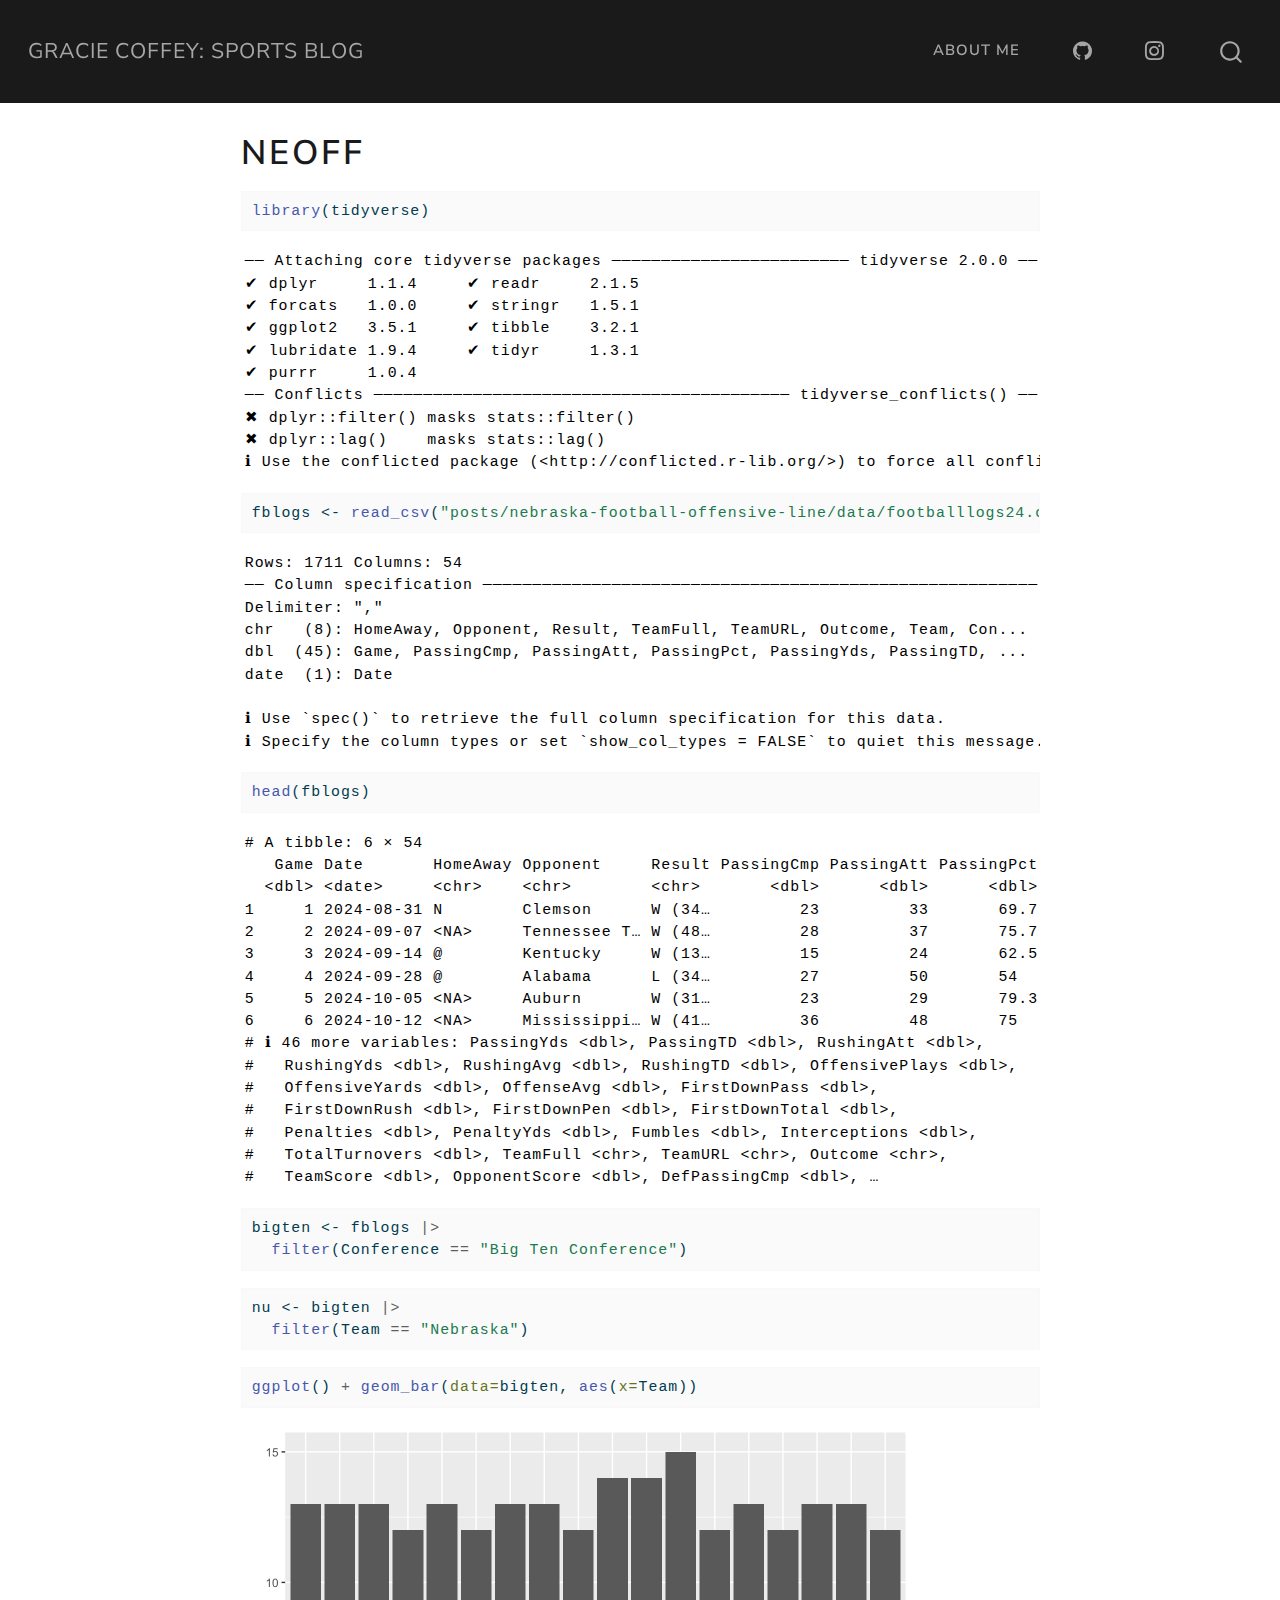
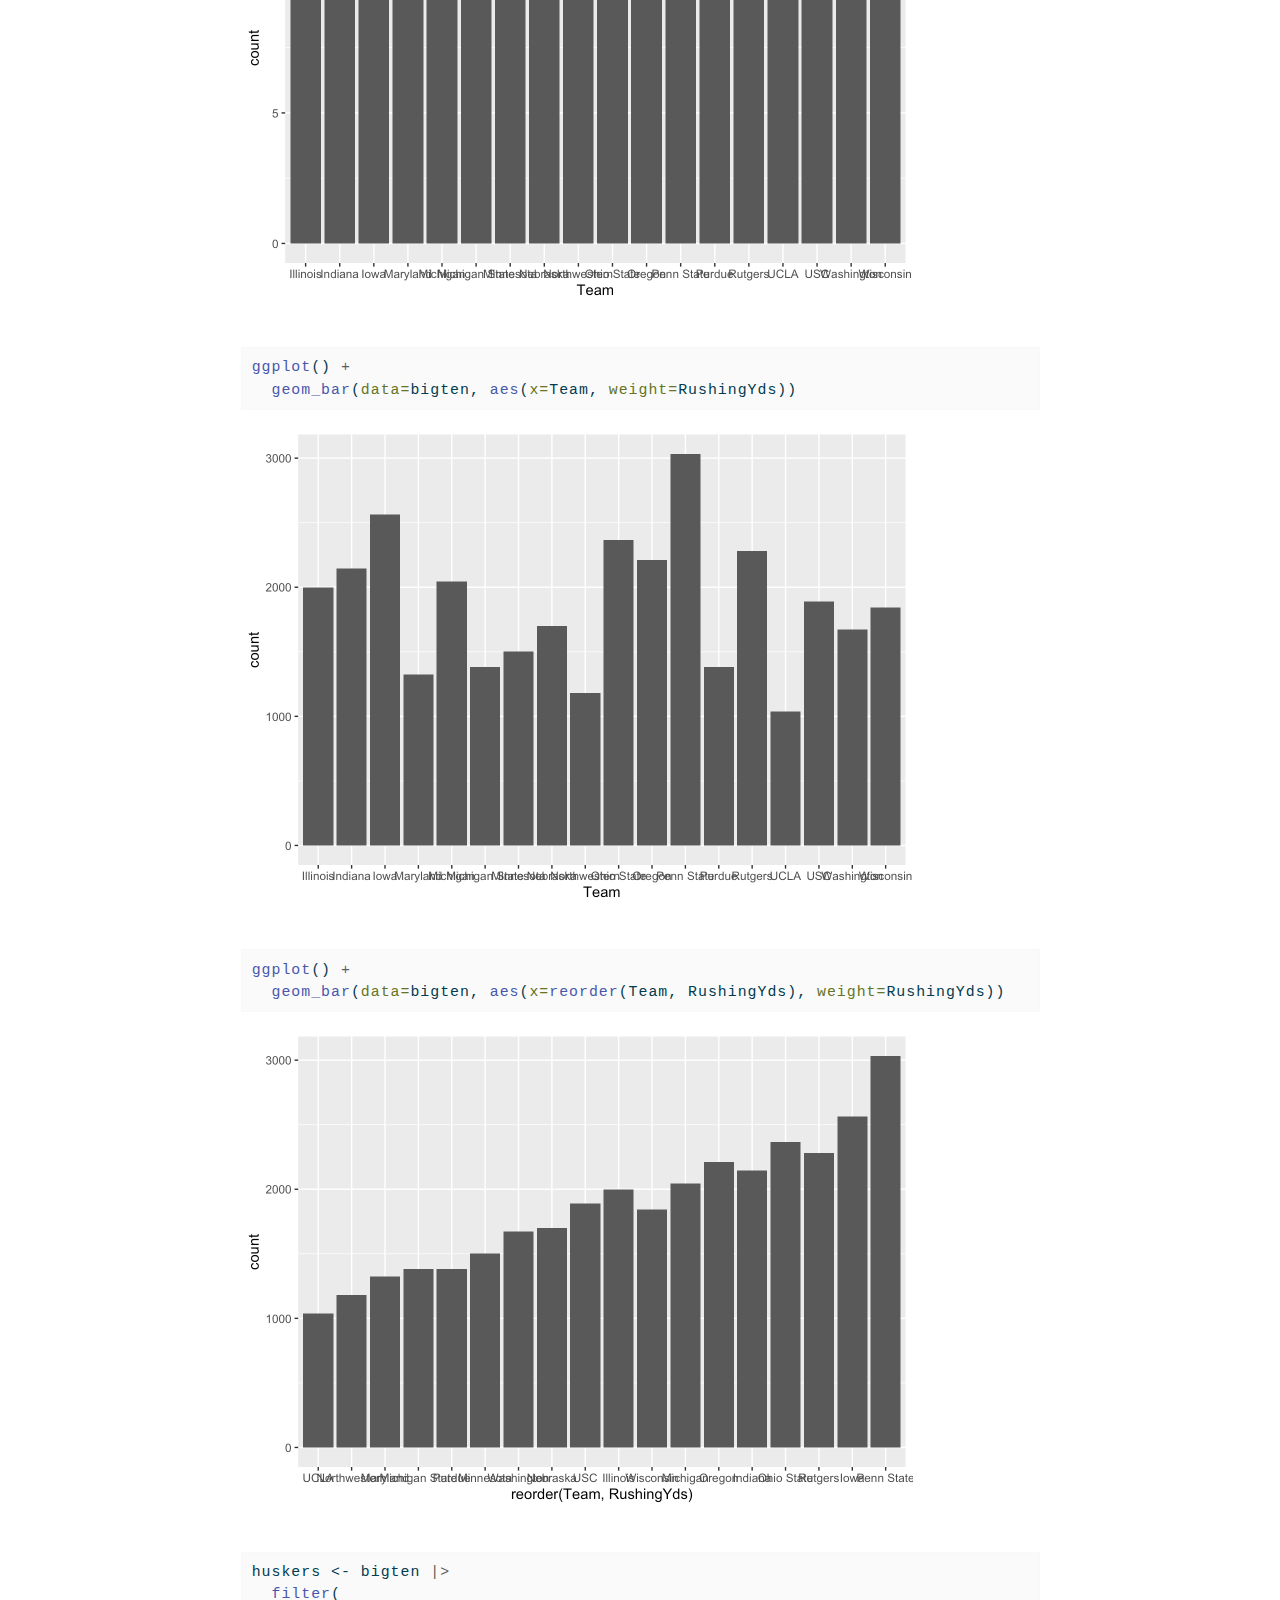
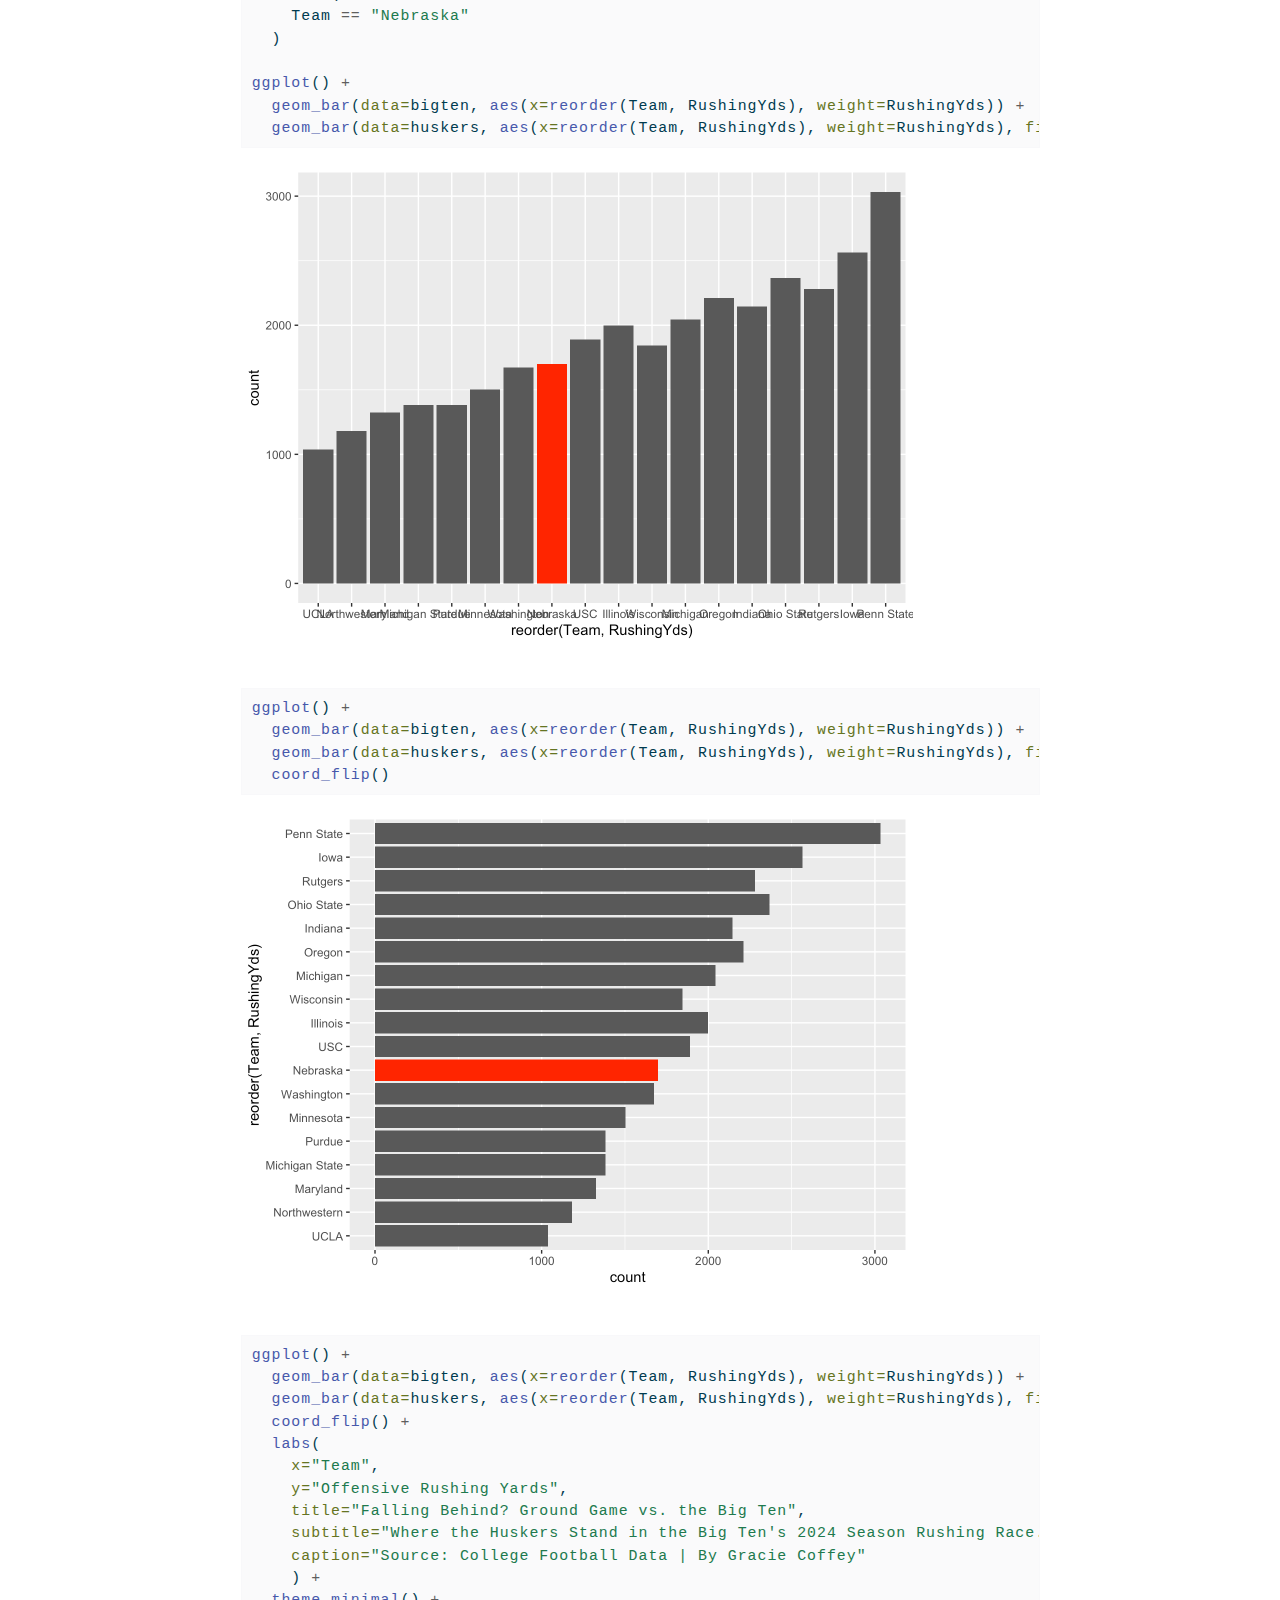
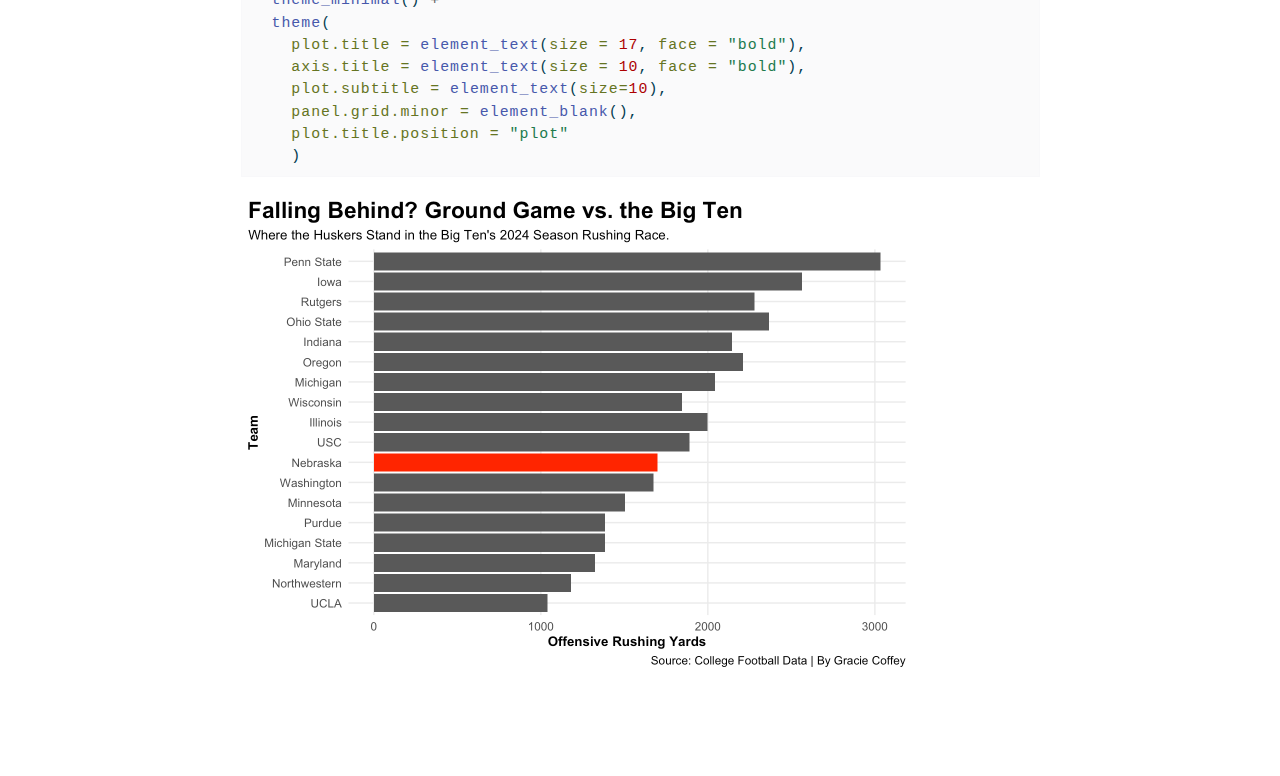
<file: neoff.html>
<!DOCTYPE html>
<html xmlns="http://www.w3.org/1999/xhtml" lang="en" xml:lang="en"><head>

<meta charset="utf-8">
<meta name="generator" content="quarto-1.6.42">

<meta name="viewport" content="width=device-width, initial-scale=1.0, user-scalable=yes">


<title>neoff – Gracie Coffey: Sports Blog</title>
<style>
code{white-space: pre-wrap;}
span.smallcaps{font-variant: small-caps;}
div.columns{display: flex; gap: min(4vw, 1.5em);}
div.column{flex: auto; overflow-x: auto;}
div.hanging-indent{margin-left: 1.5em; text-indent: -1.5em;}
ul.task-list{list-style: none;}
ul.task-list li input[type="checkbox"] {
  width: 0.8em;
  margin: 0 0.8em 0.2em -1em; /* quarto-specific, see https://github.com/quarto-dev/quarto-cli/issues/4556 */ 
  vertical-align: middle;
}
/* CSS for syntax highlighting */
pre > code.sourceCode { white-space: pre; position: relative; }
pre > code.sourceCode > span { line-height: 1.25; }
pre > code.sourceCode > span:empty { height: 1.2em; }
.sourceCode { overflow: visible; }
code.sourceCode > span { color: inherit; text-decoration: inherit; }
div.sourceCode { margin: 1em 0; }
pre.sourceCode { margin: 0; }
@media screen {
div.sourceCode { overflow: auto; }
}
@media print {
pre > code.sourceCode { white-space: pre-wrap; }
pre > code.sourceCode > span { display: inline-block; text-indent: -5em; padding-left: 5em; }
}
pre.numberSource code
  { counter-reset: source-line 0; }
pre.numberSource code > span
  { position: relative; left: -4em; counter-increment: source-line; }
pre.numberSource code > span > a:first-child::before
  { content: counter(source-line);
    position: relative; left: -1em; text-align: right; vertical-align: baseline;
    border: none; display: inline-block;
    -webkit-touch-callout: none; -webkit-user-select: none;
    -khtml-user-select: none; -moz-user-select: none;
    -ms-user-select: none; user-select: none;
    padding: 0 4px; width: 4em;
  }
pre.numberSource { margin-left: 3em;  padding-left: 4px; }
div.sourceCode
  {   }
@media screen {
pre > code.sourceCode > span > a:first-child::before { text-decoration: underline; }
}
</style>


<script src="site_libs/quarto-nav/quarto-nav.js"></script>
<script src="site_libs/quarto-nav/headroom.min.js"></script>
<script src="site_libs/clipboard/clipboard.min.js"></script>
<script src="site_libs/quarto-search/autocomplete.umd.js"></script>
<script src="site_libs/quarto-search/fuse.min.js"></script>
<script src="site_libs/quarto-search/quarto-search.js"></script>
<meta name="quarto:offset" content="./">
<script src="site_libs/quarto-html/quarto.js"></script>
<script src="site_libs/quarto-html/popper.min.js"></script>
<script src="site_libs/quarto-html/tippy.umd.min.js"></script>
<script src="site_libs/quarto-html/anchor.min.js"></script>
<link href="site_libs/quarto-html/tippy.css" rel="stylesheet">
<link href="site_libs/quarto-html/quarto-syntax-highlighting-2f5df379a58b258e96c21c0638c20c03.css" rel="stylesheet" id="quarto-text-highlighting-styles">
<script src="site_libs/bootstrap/bootstrap.min.js"></script>
<link href="site_libs/bootstrap/bootstrap-icons.css" rel="stylesheet">
<link href="site_libs/bootstrap/bootstrap-c693913c1c4a30ce2114e7465fc02aa7.min.css" rel="stylesheet" append-hash="true" id="quarto-bootstrap" data-mode="light">
<script id="quarto-search-options" type="application/json">{
  "location": "navbar",
  "copy-button": false,
  "collapse-after": 3,
  "panel-placement": "end",
  "type": "overlay",
  "limit": 50,
  "keyboard-shortcut": [
    "f",
    "/",
    "s"
  ],
  "show-item-context": false,
  "language": {
    "search-no-results-text": "No results",
    "search-matching-documents-text": "matching documents",
    "search-copy-link-title": "Copy link to search",
    "search-hide-matches-text": "Hide additional matches",
    "search-more-match-text": "more match in this document",
    "search-more-matches-text": "more matches in this document",
    "search-clear-button-title": "Clear",
    "search-text-placeholder": "",
    "search-detached-cancel-button-title": "Cancel",
    "search-submit-button-title": "Submit",
    "search-label": "Search"
  }
}</script>


<link rel="stylesheet" href="styles.css">
</head>

<body class="nav-fixed fullcontent">

<div id="quarto-search-results"></div>
  <header id="quarto-header" class="headroom fixed-top">
    <nav class="navbar navbar-expand-lg " data-bs-theme="dark">
      <div class="navbar-container container-fluid">
      <div class="navbar-brand-container mx-auto">
    <a class="navbar-brand" href="./index.html">
    <span class="navbar-title">Gracie Coffey: Sports Blog</span>
    </a>
  </div>
            <div id="quarto-search" class="" title="Search"></div>
          <button class="navbar-toggler" type="button" data-bs-toggle="collapse" data-bs-target="#navbarCollapse" aria-controls="navbarCollapse" role="menu" aria-expanded="false" aria-label="Toggle navigation" onclick="if (window.quartoToggleHeadroom) { window.quartoToggleHeadroom(); }">
  <span class="navbar-toggler-icon"></span>
</button>
          <div class="collapse navbar-collapse" id="navbarCollapse">
            <ul class="navbar-nav navbar-nav-scroll ms-auto">
  <li class="nav-item">
    <a class="nav-link" href="./about.html"> 
<span class="menu-text">About Me</span></a>
  </li>  
  <li class="nav-item compact">
    <a class="nav-link" href="https://github.com/Gcoffey3"> <i class="bi bi-github" role="img">
</i> 
<span class="menu-text"></span></a>
  </li>  
  <li class="nav-item compact">
    <a class="nav-link" href="https://www.instagram.com/graciejcoffey.photography/"> <i class="bi bi-instagram" role="img">
</i> 
<span class="menu-text"></span></a>
  </li>  
</ul>
          </div> <!-- /navcollapse -->
            <div class="quarto-navbar-tools">
</div>
      </div> <!-- /container-fluid -->
    </nav>
</header>
<!-- content -->
<div id="quarto-content" class="quarto-container page-columns page-rows-contents page-layout-article page-navbar">
<!-- sidebar -->
<!-- margin-sidebar -->
    
<!-- main -->
<main class="content" id="quarto-document-content">

<header id="title-block-header" class="quarto-title-block default">
<div class="quarto-title">
<h1 class="title">neoff</h1>
</div>



<div class="quarto-title-meta">

    
  
    
  </div>
  


</header>


<div class="cell">
<div class="sourceCode cell-code" id="cb1"><pre class="sourceCode r code-with-copy"><code class="sourceCode r"><span id="cb1-1"><a href="#cb1-1" aria-hidden="true" tabindex="-1"></a><span class="fu">library</span>(tidyverse)</span></code><button title="Copy to Clipboard" class="code-copy-button"><i class="bi"></i></button></pre></div>
<div class="cell-output cell-output-stderr">
<pre><code>── Attaching core tidyverse packages ──────────────────────── tidyverse 2.0.0 ──
✔ dplyr     1.1.4     ✔ readr     2.1.5
✔ forcats   1.0.0     ✔ stringr   1.5.1
✔ ggplot2   3.5.1     ✔ tibble    3.2.1
✔ lubridate 1.9.4     ✔ tidyr     1.3.1
✔ purrr     1.0.4     
── Conflicts ────────────────────────────────────────── tidyverse_conflicts() ──
✖ dplyr::filter() masks stats::filter()
✖ dplyr::lag()    masks stats::lag()
ℹ Use the conflicted package (&lt;http://conflicted.r-lib.org/&gt;) to force all conflicts to become errors</code></pre>
</div>
</div>
<div class="cell">
<div class="sourceCode cell-code" id="cb3"><pre class="sourceCode r code-with-copy"><code class="sourceCode r"><span id="cb3-1"><a href="#cb3-1" aria-hidden="true" tabindex="-1"></a>fblogs <span class="ot">&lt;-</span> <span class="fu">read_csv</span>(<span class="st">"posts/nebraska-football-offensive-line/data/footballlogs24.csv"</span>)</span></code><button title="Copy to Clipboard" class="code-copy-button"><i class="bi"></i></button></pre></div>
<div class="cell-output cell-output-stderr">
<pre><code>Rows: 1711 Columns: 54
── Column specification ────────────────────────────────────────────────────────
Delimiter: ","
chr   (8): HomeAway, Opponent, Result, TeamFull, TeamURL, Outcome, Team, Con...
dbl  (45): Game, PassingCmp, PassingAtt, PassingPct, PassingYds, PassingTD, ...
date  (1): Date

ℹ Use `spec()` to retrieve the full column specification for this data.
ℹ Specify the column types or set `show_col_types = FALSE` to quiet this message.</code></pre>
</div>
</div>
<div class="cell">
<div class="sourceCode cell-code" id="cb5"><pre class="sourceCode r code-with-copy"><code class="sourceCode r"><span id="cb5-1"><a href="#cb5-1" aria-hidden="true" tabindex="-1"></a><span class="fu">head</span>(fblogs)</span></code><button title="Copy to Clipboard" class="code-copy-button"><i class="bi"></i></button></pre></div>
<div class="cell-output cell-output-stdout">
<pre><code># A tibble: 6 × 54
   Game Date       HomeAway Opponent     Result PassingCmp PassingAtt PassingPct
  &lt;dbl&gt; &lt;date&gt;     &lt;chr&gt;    &lt;chr&gt;        &lt;chr&gt;       &lt;dbl&gt;      &lt;dbl&gt;      &lt;dbl&gt;
1     1 2024-08-31 N        Clemson      W (34…         23         33       69.7
2     2 2024-09-07 &lt;NA&gt;     Tennessee T… W (48…         28         37       75.7
3     3 2024-09-14 @        Kentucky     W (13…         15         24       62.5
4     4 2024-09-28 @        Alabama      L (34…         27         50       54  
5     5 2024-10-05 &lt;NA&gt;     Auburn       W (31…         23         29       79.3
6     6 2024-10-12 &lt;NA&gt;     Mississippi… W (41…         36         48       75  
# ℹ 46 more variables: PassingYds &lt;dbl&gt;, PassingTD &lt;dbl&gt;, RushingAtt &lt;dbl&gt;,
#   RushingYds &lt;dbl&gt;, RushingAvg &lt;dbl&gt;, RushingTD &lt;dbl&gt;, OffensivePlays &lt;dbl&gt;,
#   OffensiveYards &lt;dbl&gt;, OffenseAvg &lt;dbl&gt;, FirstDownPass &lt;dbl&gt;,
#   FirstDownRush &lt;dbl&gt;, FirstDownPen &lt;dbl&gt;, FirstDownTotal &lt;dbl&gt;,
#   Penalties &lt;dbl&gt;, PenaltyYds &lt;dbl&gt;, Fumbles &lt;dbl&gt;, Interceptions &lt;dbl&gt;,
#   TotalTurnovers &lt;dbl&gt;, TeamFull &lt;chr&gt;, TeamURL &lt;chr&gt;, Outcome &lt;chr&gt;,
#   TeamScore &lt;dbl&gt;, OpponentScore &lt;dbl&gt;, DefPassingCmp &lt;dbl&gt;, …</code></pre>
</div>
</div>
<div class="cell">
<div class="sourceCode cell-code" id="cb7"><pre class="sourceCode r code-with-copy"><code class="sourceCode r"><span id="cb7-1"><a href="#cb7-1" aria-hidden="true" tabindex="-1"></a>bigten <span class="ot">&lt;-</span> fblogs <span class="sc">|&gt;</span></span>
<span id="cb7-2"><a href="#cb7-2" aria-hidden="true" tabindex="-1"></a>  <span class="fu">filter</span>(Conference <span class="sc">==</span> <span class="st">"Big Ten Conference"</span>)</span></code><button title="Copy to Clipboard" class="code-copy-button"><i class="bi"></i></button></pre></div>
</div>
<div class="cell">
<div class="sourceCode cell-code" id="cb8"><pre class="sourceCode r code-with-copy"><code class="sourceCode r"><span id="cb8-1"><a href="#cb8-1" aria-hidden="true" tabindex="-1"></a>nu <span class="ot">&lt;-</span> bigten <span class="sc">|&gt;</span></span>
<span id="cb8-2"><a href="#cb8-2" aria-hidden="true" tabindex="-1"></a>  <span class="fu">filter</span>(Team <span class="sc">==</span> <span class="st">"Nebraska"</span>)</span></code><button title="Copy to Clipboard" class="code-copy-button"><i class="bi"></i></button></pre></div>
</div>
<div class="cell">
<div class="sourceCode cell-code" id="cb9"><pre class="sourceCode r code-with-copy"><code class="sourceCode r"><span id="cb9-1"><a href="#cb9-1" aria-hidden="true" tabindex="-1"></a><span class="fu">ggplot</span>() <span class="sc">+</span> <span class="fu">geom_bar</span>(<span class="at">data=</span>bigten, <span class="fu">aes</span>(<span class="at">x=</span>Team))</span></code><button title="Copy to Clipboard" class="code-copy-button"><i class="bi"></i></button></pre></div>
<div class="cell-output-display">
<div>
<figure class="figure">
<p><img src="neoff_files/figure-html/unnamed-chunk-6-1.png" class="img-fluid figure-img" width="672"></p>
</figure>
</div>
</div>
</div>
<div class="cell">
<div class="sourceCode cell-code" id="cb10"><pre class="sourceCode r code-with-copy"><code class="sourceCode r"><span id="cb10-1"><a href="#cb10-1" aria-hidden="true" tabindex="-1"></a><span class="fu">ggplot</span>() <span class="sc">+</span> </span>
<span id="cb10-2"><a href="#cb10-2" aria-hidden="true" tabindex="-1"></a>  <span class="fu">geom_bar</span>(<span class="at">data=</span>bigten, <span class="fu">aes</span>(<span class="at">x=</span>Team, <span class="at">weight=</span>RushingYds))</span></code><button title="Copy to Clipboard" class="code-copy-button"><i class="bi"></i></button></pre></div>
<div class="cell-output-display">
<div>
<figure class="figure">
<p><img src="neoff_files/figure-html/unnamed-chunk-7-1.png" class="img-fluid figure-img" width="672"></p>
</figure>
</div>
</div>
</div>
<div class="cell">
<div class="sourceCode cell-code" id="cb11"><pre class="sourceCode r code-with-copy"><code class="sourceCode r"><span id="cb11-1"><a href="#cb11-1" aria-hidden="true" tabindex="-1"></a><span class="fu">ggplot</span>() <span class="sc">+</span> </span>
<span id="cb11-2"><a href="#cb11-2" aria-hidden="true" tabindex="-1"></a>  <span class="fu">geom_bar</span>(<span class="at">data=</span>bigten, <span class="fu">aes</span>(<span class="at">x=</span><span class="fu">reorder</span>(Team, RushingYds), <span class="at">weight=</span>RushingYds))</span></code><button title="Copy to Clipboard" class="code-copy-button"><i class="bi"></i></button></pre></div>
<div class="cell-output-display">
<div>
<figure class="figure">
<p><img src="neoff_files/figure-html/unnamed-chunk-8-1.png" class="img-fluid figure-img" width="672"></p>
</figure>
</div>
</div>
</div>
<div class="cell">
<div class="sourceCode cell-code" id="cb12"><pre class="sourceCode r code-with-copy"><code class="sourceCode r"><span id="cb12-1"><a href="#cb12-1" aria-hidden="true" tabindex="-1"></a>huskers <span class="ot">&lt;-</span> bigten <span class="sc">|&gt;</span></span>
<span id="cb12-2"><a href="#cb12-2" aria-hidden="true" tabindex="-1"></a>  <span class="fu">filter</span>(</span>
<span id="cb12-3"><a href="#cb12-3" aria-hidden="true" tabindex="-1"></a>    Team <span class="sc">==</span> <span class="st">"Nebraska"</span></span>
<span id="cb12-4"><a href="#cb12-4" aria-hidden="true" tabindex="-1"></a>  )</span>
<span id="cb12-5"><a href="#cb12-5" aria-hidden="true" tabindex="-1"></a></span>
<span id="cb12-6"><a href="#cb12-6" aria-hidden="true" tabindex="-1"></a><span class="fu">ggplot</span>() <span class="sc">+</span> </span>
<span id="cb12-7"><a href="#cb12-7" aria-hidden="true" tabindex="-1"></a>  <span class="fu">geom_bar</span>(<span class="at">data=</span>bigten, <span class="fu">aes</span>(<span class="at">x=</span><span class="fu">reorder</span>(Team, RushingYds), <span class="at">weight=</span>RushingYds)) <span class="sc">+</span> </span>
<span id="cb12-8"><a href="#cb12-8" aria-hidden="true" tabindex="-1"></a>  <span class="fu">geom_bar</span>(<span class="at">data=</span>huskers, <span class="fu">aes</span>(<span class="at">x=</span><span class="fu">reorder</span>(Team, RushingYds), <span class="at">weight=</span>RushingYds), <span class="at">fill=</span><span class="st">"red"</span>)   </span></code><button title="Copy to Clipboard" class="code-copy-button"><i class="bi"></i></button></pre></div>
<div class="cell-output-display">
<div>
<figure class="figure">
<p><img src="neoff_files/figure-html/unnamed-chunk-9-1.png" class="img-fluid figure-img" width="672"></p>
</figure>
</div>
</div>
</div>
<div class="cell">
<div class="sourceCode cell-code" id="cb13"><pre class="sourceCode r code-with-copy"><code class="sourceCode r"><span id="cb13-1"><a href="#cb13-1" aria-hidden="true" tabindex="-1"></a><span class="fu">ggplot</span>() <span class="sc">+</span> </span>
<span id="cb13-2"><a href="#cb13-2" aria-hidden="true" tabindex="-1"></a>  <span class="fu">geom_bar</span>(<span class="at">data=</span>bigten, <span class="fu">aes</span>(<span class="at">x=</span><span class="fu">reorder</span>(Team, RushingYds), <span class="at">weight=</span>RushingYds)) <span class="sc">+</span></span>
<span id="cb13-3"><a href="#cb13-3" aria-hidden="true" tabindex="-1"></a>  <span class="fu">geom_bar</span>(<span class="at">data=</span>huskers, <span class="fu">aes</span>(<span class="at">x=</span><span class="fu">reorder</span>(Team, RushingYds), <span class="at">weight=</span>RushingYds), <span class="at">fill=</span><span class="st">"red"</span>) <span class="sc">+</span></span>
<span id="cb13-4"><a href="#cb13-4" aria-hidden="true" tabindex="-1"></a>  <span class="fu">coord_flip</span>()</span></code><button title="Copy to Clipboard" class="code-copy-button"><i class="bi"></i></button></pre></div>
<div class="cell-output-display">
<div>
<figure class="figure">
<p><img src="neoff_files/figure-html/unnamed-chunk-10-1.png" class="img-fluid figure-img" width="672"></p>
</figure>
</div>
</div>
</div>
<div class="cell">
<div class="sourceCode cell-code" id="cb14"><pre class="sourceCode r code-with-copy"><code class="sourceCode r"><span id="cb14-1"><a href="#cb14-1" aria-hidden="true" tabindex="-1"></a><span class="fu">ggplot</span>() <span class="sc">+</span> </span>
<span id="cb14-2"><a href="#cb14-2" aria-hidden="true" tabindex="-1"></a>  <span class="fu">geom_bar</span>(<span class="at">data=</span>bigten, <span class="fu">aes</span>(<span class="at">x=</span><span class="fu">reorder</span>(Team, RushingYds), <span class="at">weight=</span>RushingYds)) <span class="sc">+</span></span>
<span id="cb14-3"><a href="#cb14-3" aria-hidden="true" tabindex="-1"></a>  <span class="fu">geom_bar</span>(<span class="at">data=</span>huskers, <span class="fu">aes</span>(<span class="at">x=</span><span class="fu">reorder</span>(Team, RushingYds), <span class="at">weight=</span>RushingYds), <span class="at">fill=</span><span class="st">"red"</span>) <span class="sc">+</span></span>
<span id="cb14-4"><a href="#cb14-4" aria-hidden="true" tabindex="-1"></a>  <span class="fu">coord_flip</span>() <span class="sc">+</span></span>
<span id="cb14-5"><a href="#cb14-5" aria-hidden="true" tabindex="-1"></a>  <span class="fu">labs</span>(</span>
<span id="cb14-6"><a href="#cb14-6" aria-hidden="true" tabindex="-1"></a>    <span class="at">x=</span><span class="st">"Team"</span>, </span>
<span id="cb14-7"><a href="#cb14-7" aria-hidden="true" tabindex="-1"></a>    <span class="at">y=</span><span class="st">"Offensive Rushing Yards"</span>, </span>
<span id="cb14-8"><a href="#cb14-8" aria-hidden="true" tabindex="-1"></a>    <span class="at">title=</span><span class="st">"Falling Behind? Ground Game vs. the Big Ten"</span>, </span>
<span id="cb14-9"><a href="#cb14-9" aria-hidden="true" tabindex="-1"></a>    <span class="at">subtitle=</span><span class="st">"Where the Huskers Stand in the Big Ten's 2024 Season Rushing Race."</span>, </span>
<span id="cb14-10"><a href="#cb14-10" aria-hidden="true" tabindex="-1"></a>    <span class="at">caption=</span><span class="st">"Source: College Football Data | By Gracie Coffey"</span></span>
<span id="cb14-11"><a href="#cb14-11" aria-hidden="true" tabindex="-1"></a>    ) <span class="sc">+</span></span>
<span id="cb14-12"><a href="#cb14-12" aria-hidden="true" tabindex="-1"></a>  <span class="fu">theme_minimal</span>() <span class="sc">+</span> </span>
<span id="cb14-13"><a href="#cb14-13" aria-hidden="true" tabindex="-1"></a>  <span class="fu">theme</span>(</span>
<span id="cb14-14"><a href="#cb14-14" aria-hidden="true" tabindex="-1"></a>    <span class="at">plot.title =</span> <span class="fu">element_text</span>(<span class="at">size =</span> <span class="dv">17</span>, <span class="at">face =</span> <span class="st">"bold"</span>),</span>
<span id="cb14-15"><a href="#cb14-15" aria-hidden="true" tabindex="-1"></a>    <span class="at">axis.title =</span> <span class="fu">element_text</span>(<span class="at">size =</span> <span class="dv">10</span>, <span class="at">face =</span> <span class="st">"bold"</span>), </span>
<span id="cb14-16"><a href="#cb14-16" aria-hidden="true" tabindex="-1"></a>    <span class="at">plot.subtitle =</span> <span class="fu">element_text</span>(<span class="at">size=</span><span class="dv">10</span>), </span>
<span id="cb14-17"><a href="#cb14-17" aria-hidden="true" tabindex="-1"></a>    <span class="at">panel.grid.minor =</span> <span class="fu">element_blank</span>(),</span>
<span id="cb14-18"><a href="#cb14-18" aria-hidden="true" tabindex="-1"></a>    <span class="at">plot.title.position =</span> <span class="st">"plot"</span></span>
<span id="cb14-19"><a href="#cb14-19" aria-hidden="true" tabindex="-1"></a>    ) </span></code><button title="Copy to Clipboard" class="code-copy-button"><i class="bi"></i></button></pre></div>
<div class="cell-output-display">
<div>
<figure class="figure">
<p><img src="neoff_files/figure-html/unnamed-chunk-11-1.png" class="img-fluid figure-img" width="672"></p>
</figure>
</div>
</div>
</div>



</main> <!-- /main -->
<script id="quarto-html-after-body" type="application/javascript">
window.document.addEventListener("DOMContentLoaded", function (event) {
  const toggleBodyColorMode = (bsSheetEl) => {
    const mode = bsSheetEl.getAttribute("data-mode");
    const bodyEl = window.document.querySelector("body");
    if (mode === "dark") {
      bodyEl.classList.add("quarto-dark");
      bodyEl.classList.remove("quarto-light");
    } else {
      bodyEl.classList.add("quarto-light");
      bodyEl.classList.remove("quarto-dark");
    }
  }
  const toggleBodyColorPrimary = () => {
    const bsSheetEl = window.document.querySelector("link#quarto-bootstrap");
    if (bsSheetEl) {
      toggleBodyColorMode(bsSheetEl);
    }
  }
  toggleBodyColorPrimary();  
  const icon = "";
  const anchorJS = new window.AnchorJS();
  anchorJS.options = {
    placement: 'right',
    icon: icon
  };
  anchorJS.add('.anchored');
  const isCodeAnnotation = (el) => {
    for (const clz of el.classList) {
      if (clz.startsWith('code-annotation-')) {                     
        return true;
      }
    }
    return false;
  }
  const onCopySuccess = function(e) {
    // button target
    const button = e.trigger;
    // don't keep focus
    button.blur();
    // flash "checked"
    button.classList.add('code-copy-button-checked');
    var currentTitle = button.getAttribute("title");
    button.setAttribute("title", "Copied!");
    let tooltip;
    if (window.bootstrap) {
      button.setAttribute("data-bs-toggle", "tooltip");
      button.setAttribute("data-bs-placement", "left");
      button.setAttribute("data-bs-title", "Copied!");
      tooltip = new bootstrap.Tooltip(button, 
        { trigger: "manual", 
          customClass: "code-copy-button-tooltip",
          offset: [0, -8]});
      tooltip.show();    
    }
    setTimeout(function() {
      if (tooltip) {
        tooltip.hide();
        button.removeAttribute("data-bs-title");
        button.removeAttribute("data-bs-toggle");
        button.removeAttribute("data-bs-placement");
      }
      button.setAttribute("title", currentTitle);
      button.classList.remove('code-copy-button-checked');
    }, 1000);
    // clear code selection
    e.clearSelection();
  }
  const getTextToCopy = function(trigger) {
      const codeEl = trigger.previousElementSibling.cloneNode(true);
      for (const childEl of codeEl.children) {
        if (isCodeAnnotation(childEl)) {
          childEl.remove();
        }
      }
      return codeEl.innerText;
  }
  const clipboard = new window.ClipboardJS('.code-copy-button:not([data-in-quarto-modal])', {
    text: getTextToCopy
  });
  clipboard.on('success', onCopySuccess);
  if (window.document.getElementById('quarto-embedded-source-code-modal')) {
    const clipboardModal = new window.ClipboardJS('.code-copy-button[data-in-quarto-modal]', {
      text: getTextToCopy,
      container: window.document.getElementById('quarto-embedded-source-code-modal')
    });
    clipboardModal.on('success', onCopySuccess);
  }
    var localhostRegex = new RegExp(/^(?:http|https):\/\/localhost\:?[0-9]*\//);
    var mailtoRegex = new RegExp(/^mailto:/);
      var filterRegex = new RegExp('/' + window.location.host + '/');
    var isInternal = (href) => {
        return filterRegex.test(href) || localhostRegex.test(href) || mailtoRegex.test(href);
    }
    // Inspect non-navigation links and adorn them if external
 	var links = window.document.querySelectorAll('a[href]:not(.nav-link):not(.navbar-brand):not(.toc-action):not(.sidebar-link):not(.sidebar-item-toggle):not(.pagination-link):not(.no-external):not([aria-hidden]):not(.dropdown-item):not(.quarto-navigation-tool):not(.about-link)');
    for (var i=0; i<links.length; i++) {
      const link = links[i];
      if (!isInternal(link.href)) {
        // undo the damage that might have been done by quarto-nav.js in the case of
        // links that we want to consider external
        if (link.dataset.originalHref !== undefined) {
          link.href = link.dataset.originalHref;
        }
      }
    }
  function tippyHover(el, contentFn, onTriggerFn, onUntriggerFn) {
    const config = {
      allowHTML: true,
      maxWidth: 500,
      delay: 100,
      arrow: false,
      appendTo: function(el) {
          return el.parentElement;
      },
      interactive: true,
      interactiveBorder: 10,
      theme: 'quarto',
      placement: 'bottom-start',
    };
    if (contentFn) {
      config.content = contentFn;
    }
    if (onTriggerFn) {
      config.onTrigger = onTriggerFn;
    }
    if (onUntriggerFn) {
      config.onUntrigger = onUntriggerFn;
    }
    window.tippy(el, config); 
  }
  const noterefs = window.document.querySelectorAll('a[role="doc-noteref"]');
  for (var i=0; i<noterefs.length; i++) {
    const ref = noterefs[i];
    tippyHover(ref, function() {
      // use id or data attribute instead here
      let href = ref.getAttribute('data-footnote-href') || ref.getAttribute('href');
      try { href = new URL(href).hash; } catch {}
      const id = href.replace(/^#\/?/, "");
      const note = window.document.getElementById(id);
      if (note) {
        return note.innerHTML;
      } else {
        return "";
      }
    });
  }
  const xrefs = window.document.querySelectorAll('a.quarto-xref');
  const processXRef = (id, note) => {
    // Strip column container classes
    const stripColumnClz = (el) => {
      el.classList.remove("page-full", "page-columns");
      if (el.children) {
        for (const child of el.children) {
          stripColumnClz(child);
        }
      }
    }
    stripColumnClz(note)
    if (id === null || id.startsWith('sec-')) {
      // Special case sections, only their first couple elements
      const container = document.createElement("div");
      if (note.children && note.children.length > 2) {
        container.appendChild(note.children[0].cloneNode(true));
        for (let i = 1; i < note.children.length; i++) {
          const child = note.children[i];
          if (child.tagName === "P" && child.innerText === "") {
            continue;
          } else {
            container.appendChild(child.cloneNode(true));
            break;
          }
        }
        if (window.Quarto?.typesetMath) {
          window.Quarto.typesetMath(container);
        }
        return container.innerHTML
      } else {
        if (window.Quarto?.typesetMath) {
          window.Quarto.typesetMath(note);
        }
        return note.innerHTML;
      }
    } else {
      // Remove any anchor links if they are present
      const anchorLink = note.querySelector('a.anchorjs-link');
      if (anchorLink) {
        anchorLink.remove();
      }
      if (window.Quarto?.typesetMath) {
        window.Quarto.typesetMath(note);
      }
      if (note.classList.contains("callout")) {
        return note.outerHTML;
      } else {
        return note.innerHTML;
      }
    }
  }
  for (var i=0; i<xrefs.length; i++) {
    const xref = xrefs[i];
    tippyHover(xref, undefined, function(instance) {
      instance.disable();
      let url = xref.getAttribute('href');
      let hash = undefined; 
      if (url.startsWith('#')) {
        hash = url;
      } else {
        try { hash = new URL(url).hash; } catch {}
      }
      if (hash) {
        const id = hash.replace(/^#\/?/, "");
        const note = window.document.getElementById(id);
        if (note !== null) {
          try {
            const html = processXRef(id, note.cloneNode(true));
            instance.setContent(html);
          } finally {
            instance.enable();
            instance.show();
          }
        } else {
          // See if we can fetch this
          fetch(url.split('#')[0])
          .then(res => res.text())
          .then(html => {
            const parser = new DOMParser();
            const htmlDoc = parser.parseFromString(html, "text/html");
            const note = htmlDoc.getElementById(id);
            if (note !== null) {
              const html = processXRef(id, note);
              instance.setContent(html);
            } 
          }).finally(() => {
            instance.enable();
            instance.show();
          });
        }
      } else {
        // See if we can fetch a full url (with no hash to target)
        // This is a special case and we should probably do some content thinning / targeting
        fetch(url)
        .then(res => res.text())
        .then(html => {
          const parser = new DOMParser();
          const htmlDoc = parser.parseFromString(html, "text/html");
          const note = htmlDoc.querySelector('main.content');
          if (note !== null) {
            // This should only happen for chapter cross references
            // (since there is no id in the URL)
            // remove the first header
            if (note.children.length > 0 && note.children[0].tagName === "HEADER") {
              note.children[0].remove();
            }
            const html = processXRef(null, note);
            instance.setContent(html);
          } 
        }).finally(() => {
          instance.enable();
          instance.show();
        });
      }
    }, function(instance) {
    });
  }
      let selectedAnnoteEl;
      const selectorForAnnotation = ( cell, annotation) => {
        let cellAttr = 'data-code-cell="' + cell + '"';
        let lineAttr = 'data-code-annotation="' +  annotation + '"';
        const selector = 'span[' + cellAttr + '][' + lineAttr + ']';
        return selector;
      }
      const selectCodeLines = (annoteEl) => {
        const doc = window.document;
        const targetCell = annoteEl.getAttribute("data-target-cell");
        const targetAnnotation = annoteEl.getAttribute("data-target-annotation");
        const annoteSpan = window.document.querySelector(selectorForAnnotation(targetCell, targetAnnotation));
        const lines = annoteSpan.getAttribute("data-code-lines").split(",");
        const lineIds = lines.map((line) => {
          return targetCell + "-" + line;
        })
        let top = null;
        let height = null;
        let parent = null;
        if (lineIds.length > 0) {
            //compute the position of the single el (top and bottom and make a div)
            const el = window.document.getElementById(lineIds[0]);
            top = el.offsetTop;
            height = el.offsetHeight;
            parent = el.parentElement.parentElement;
          if (lineIds.length > 1) {
            const lastEl = window.document.getElementById(lineIds[lineIds.length - 1]);
            const bottom = lastEl.offsetTop + lastEl.offsetHeight;
            height = bottom - top;
          }
          if (top !== null && height !== null && parent !== null) {
            // cook up a div (if necessary) and position it 
            let div = window.document.getElementById("code-annotation-line-highlight");
            if (div === null) {
              div = window.document.createElement("div");
              div.setAttribute("id", "code-annotation-line-highlight");
              div.style.position = 'absolute';
              parent.appendChild(div);
            }
            div.style.top = top - 2 + "px";
            div.style.height = height + 4 + "px";
            div.style.left = 0;
            let gutterDiv = window.document.getElementById("code-annotation-line-highlight-gutter");
            if (gutterDiv === null) {
              gutterDiv = window.document.createElement("div");
              gutterDiv.setAttribute("id", "code-annotation-line-highlight-gutter");
              gutterDiv.style.position = 'absolute';
              const codeCell = window.document.getElementById(targetCell);
              const gutter = codeCell.querySelector('.code-annotation-gutter');
              gutter.appendChild(gutterDiv);
            }
            gutterDiv.style.top = top - 2 + "px";
            gutterDiv.style.height = height + 4 + "px";
          }
          selectedAnnoteEl = annoteEl;
        }
      };
      const unselectCodeLines = () => {
        const elementsIds = ["code-annotation-line-highlight", "code-annotation-line-highlight-gutter"];
        elementsIds.forEach((elId) => {
          const div = window.document.getElementById(elId);
          if (div) {
            div.remove();
          }
        });
        selectedAnnoteEl = undefined;
      };
        // Handle positioning of the toggle
    window.addEventListener(
      "resize",
      throttle(() => {
        elRect = undefined;
        if (selectedAnnoteEl) {
          selectCodeLines(selectedAnnoteEl);
        }
      }, 10)
    );
    function throttle(fn, ms) {
    let throttle = false;
    let timer;
      return (...args) => {
        if(!throttle) { // first call gets through
            fn.apply(this, args);
            throttle = true;
        } else { // all the others get throttled
            if(timer) clearTimeout(timer); // cancel #2
            timer = setTimeout(() => {
              fn.apply(this, args);
              timer = throttle = false;
            }, ms);
        }
      };
    }
      // Attach click handler to the DT
      const annoteDls = window.document.querySelectorAll('dt[data-target-cell]');
      for (const annoteDlNode of annoteDls) {
        annoteDlNode.addEventListener('click', (event) => {
          const clickedEl = event.target;
          if (clickedEl !== selectedAnnoteEl) {
            unselectCodeLines();
            const activeEl = window.document.querySelector('dt[data-target-cell].code-annotation-active');
            if (activeEl) {
              activeEl.classList.remove('code-annotation-active');
            }
            selectCodeLines(clickedEl);
            clickedEl.classList.add('code-annotation-active');
          } else {
            // Unselect the line
            unselectCodeLines();
            clickedEl.classList.remove('code-annotation-active');
          }
        });
      }
  const findCites = (el) => {
    const parentEl = el.parentElement;
    if (parentEl) {
      const cites = parentEl.dataset.cites;
      if (cites) {
        return {
          el,
          cites: cites.split(' ')
        };
      } else {
        return findCites(el.parentElement)
      }
    } else {
      return undefined;
    }
  };
  var bibliorefs = window.document.querySelectorAll('a[role="doc-biblioref"]');
  for (var i=0; i<bibliorefs.length; i++) {
    const ref = bibliorefs[i];
    const citeInfo = findCites(ref);
    if (citeInfo) {
      tippyHover(citeInfo.el, function() {
        var popup = window.document.createElement('div');
        citeInfo.cites.forEach(function(cite) {
          var citeDiv = window.document.createElement('div');
          citeDiv.classList.add('hanging-indent');
          citeDiv.classList.add('csl-entry');
          var biblioDiv = window.document.getElementById('ref-' + cite);
          if (biblioDiv) {
            citeDiv.innerHTML = biblioDiv.innerHTML;
          }
          popup.appendChild(citeDiv);
        });
        return popup.innerHTML;
      });
    }
  }
});
</script>
</div> <!-- /content -->




</body></html>
</file>
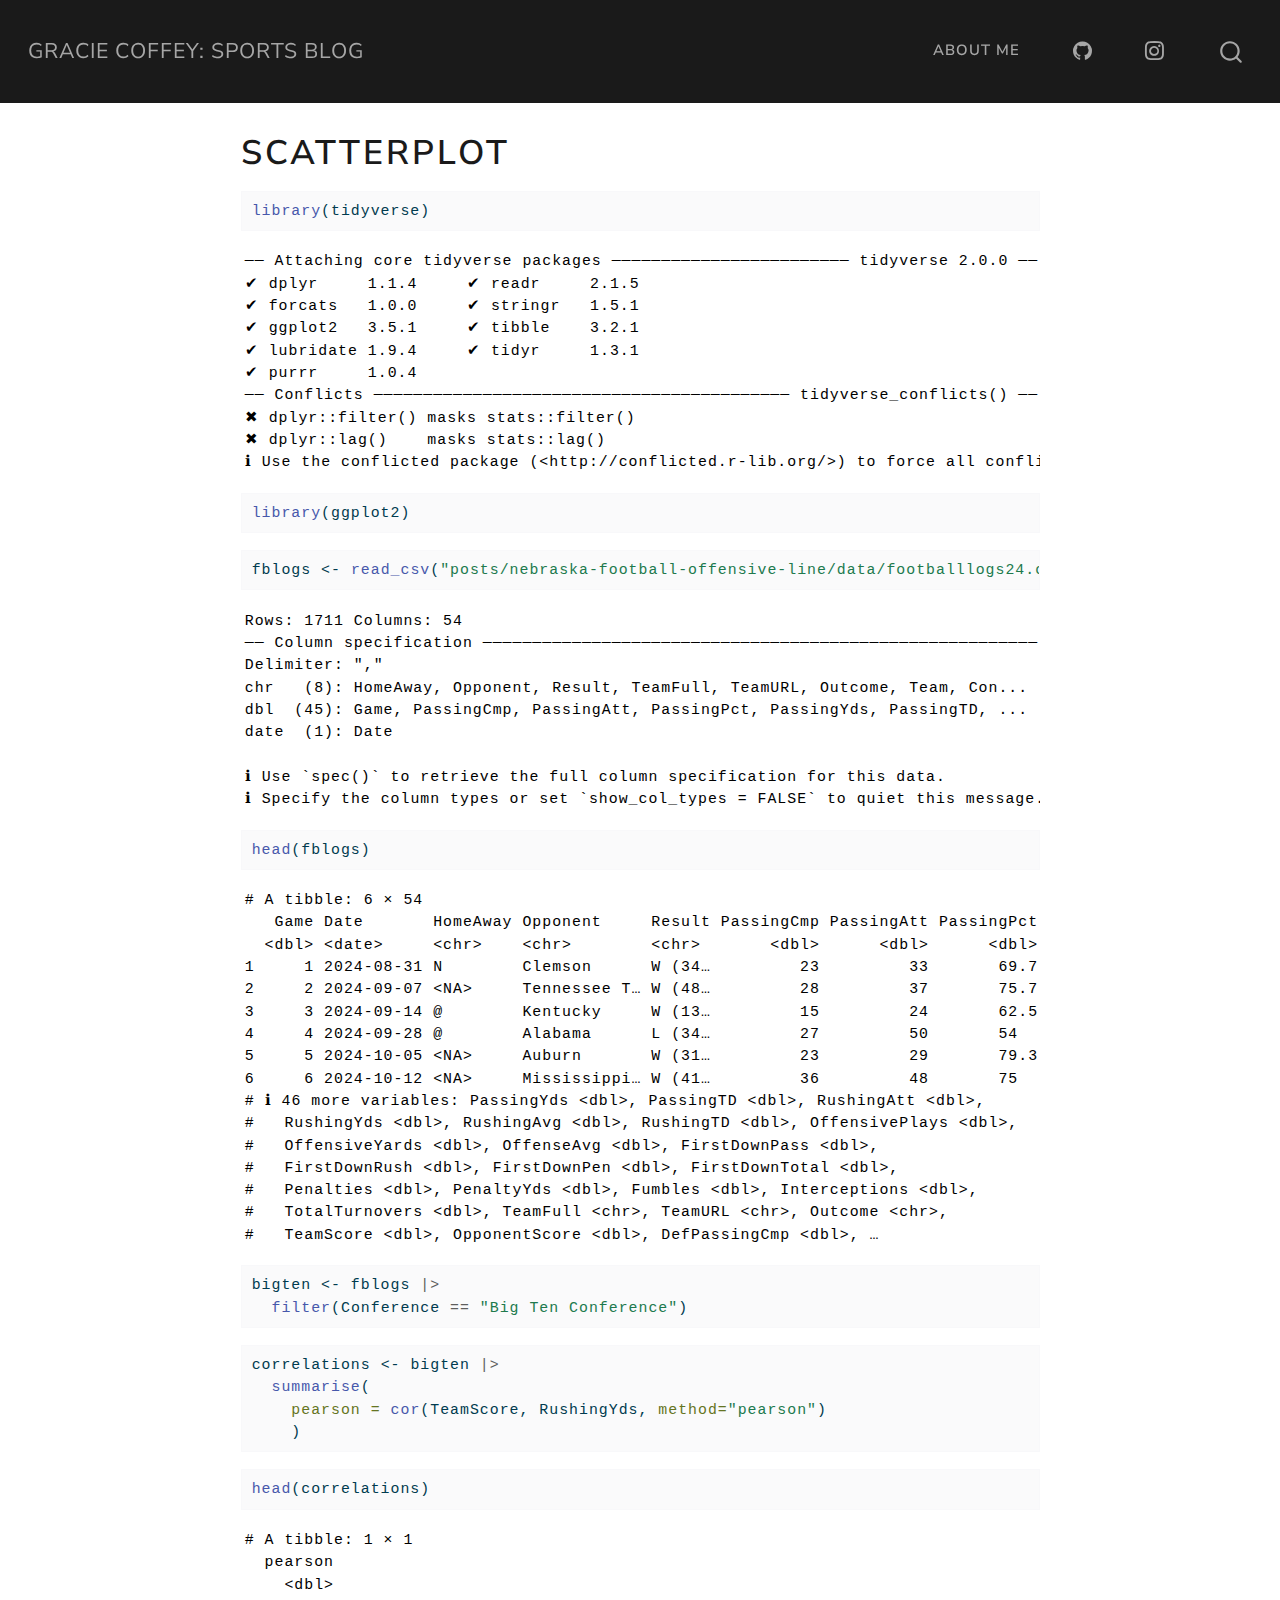
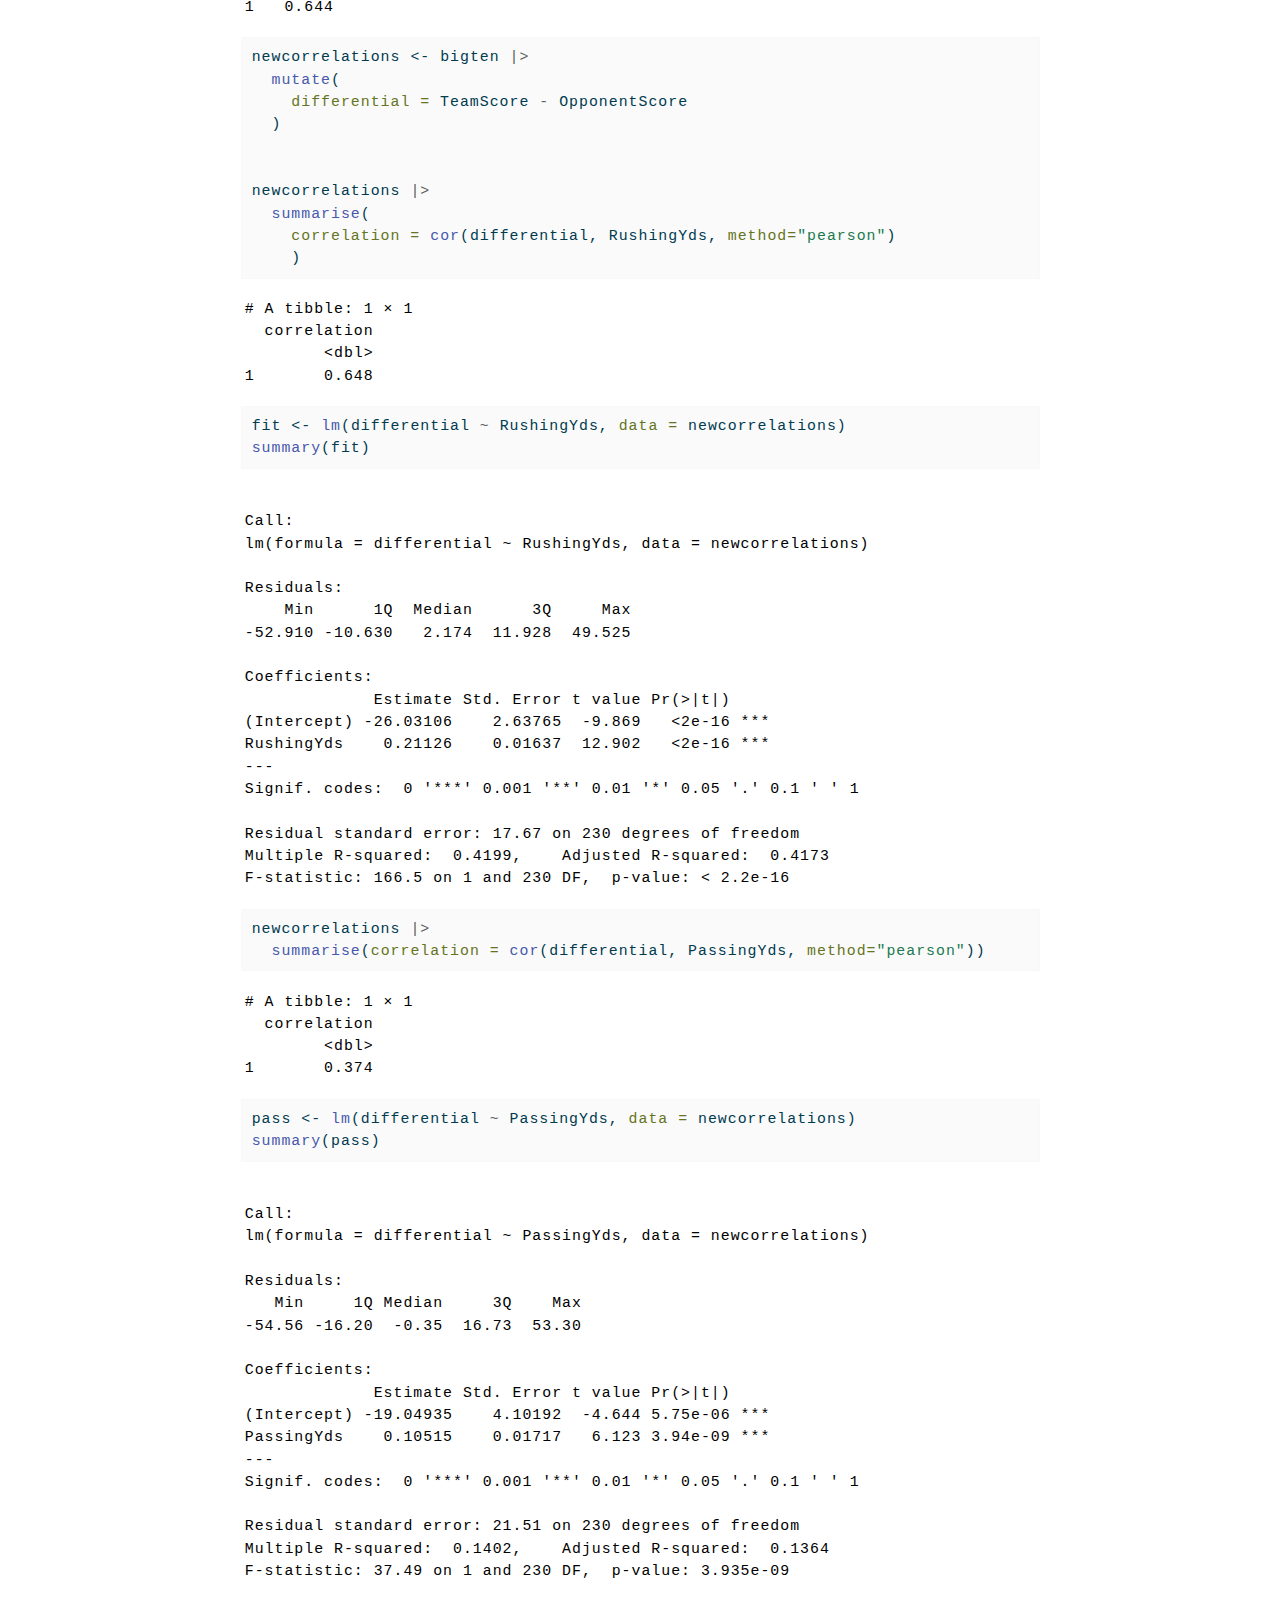
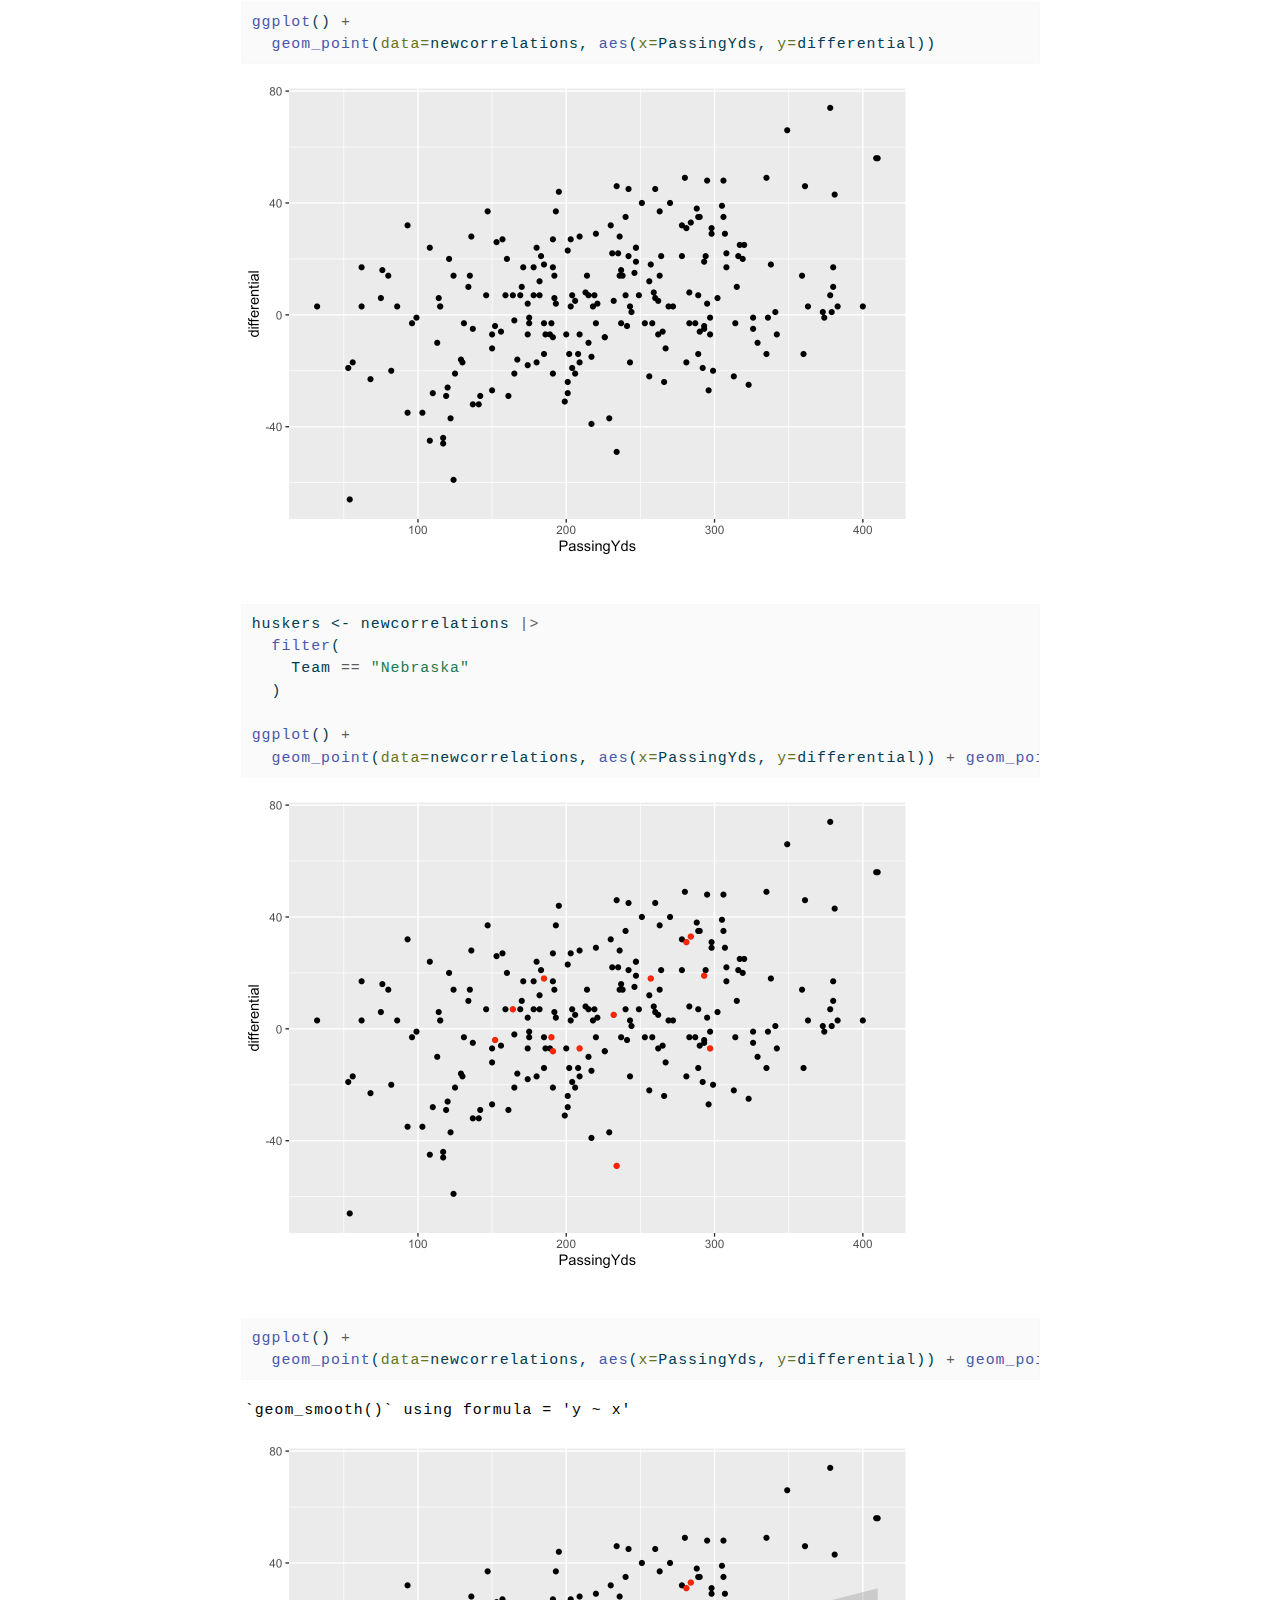
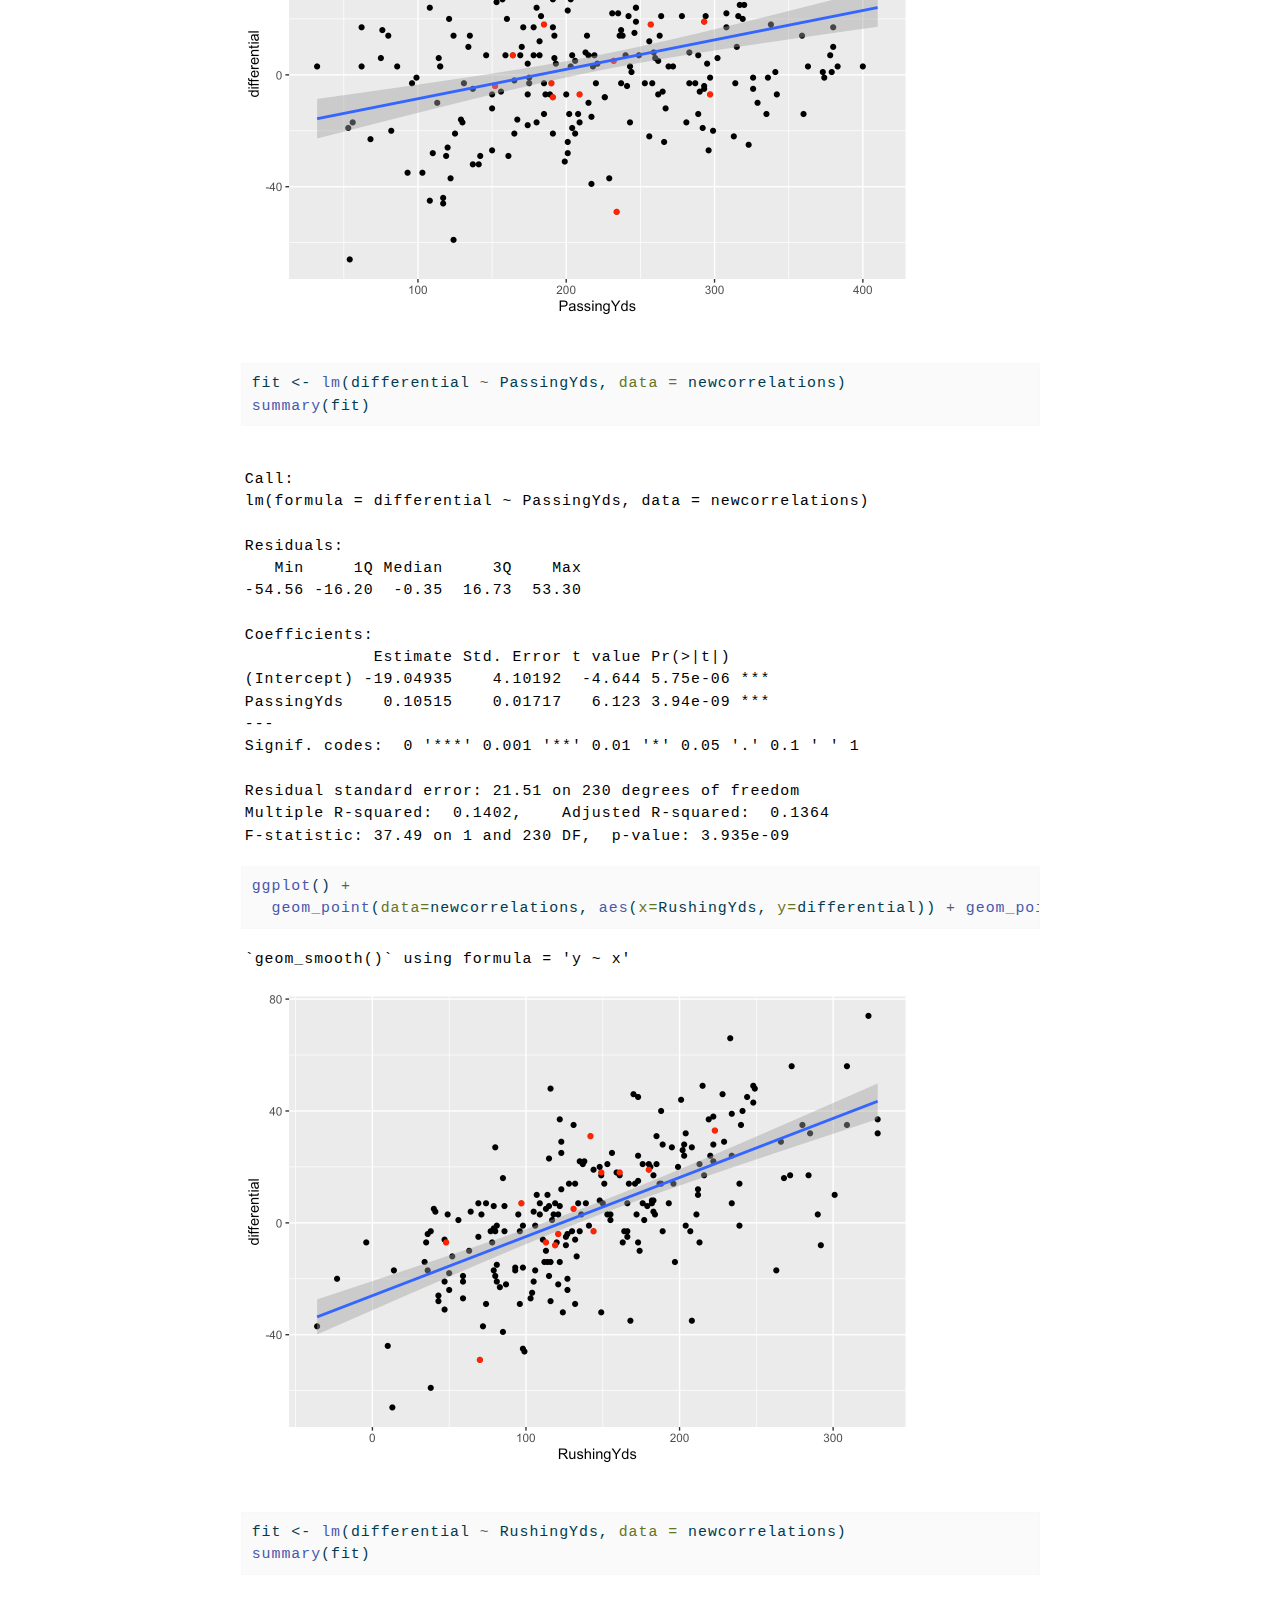
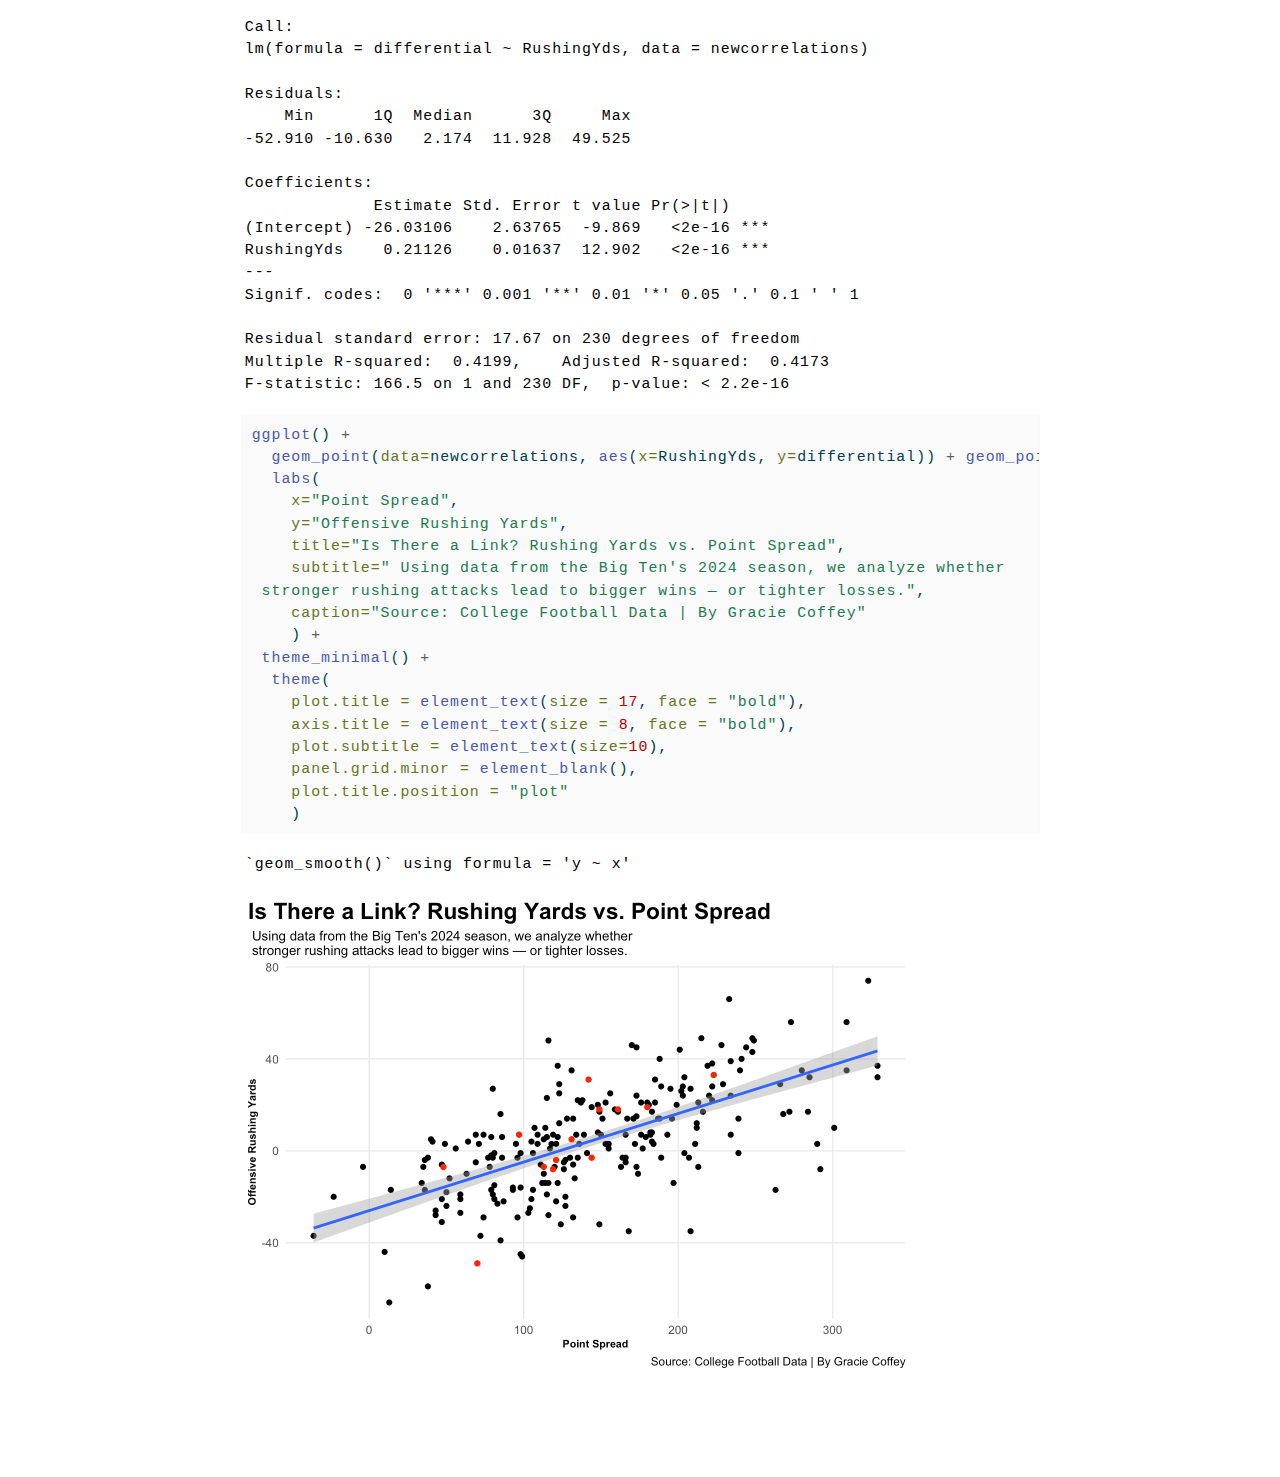
<file: Scatterplot.html>
<!DOCTYPE html>
<html xmlns="http://www.w3.org/1999/xhtml" lang="en" xml:lang="en"><head>

<meta charset="utf-8">
<meta name="generator" content="quarto-1.6.42">

<meta name="viewport" content="width=device-width, initial-scale=1.0, user-scalable=yes">


<title>Scatterplot – Gracie Coffey: Sports Blog</title>
<style>
code{white-space: pre-wrap;}
span.smallcaps{font-variant: small-caps;}
div.columns{display: flex; gap: min(4vw, 1.5em);}
div.column{flex: auto; overflow-x: auto;}
div.hanging-indent{margin-left: 1.5em; text-indent: -1.5em;}
ul.task-list{list-style: none;}
ul.task-list li input[type="checkbox"] {
  width: 0.8em;
  margin: 0 0.8em 0.2em -1em; /* quarto-specific, see https://github.com/quarto-dev/quarto-cli/issues/4556 */ 
  vertical-align: middle;
}
/* CSS for syntax highlighting */
pre > code.sourceCode { white-space: pre; position: relative; }
pre > code.sourceCode > span { line-height: 1.25; }
pre > code.sourceCode > span:empty { height: 1.2em; }
.sourceCode { overflow: visible; }
code.sourceCode > span { color: inherit; text-decoration: inherit; }
div.sourceCode { margin: 1em 0; }
pre.sourceCode { margin: 0; }
@media screen {
div.sourceCode { overflow: auto; }
}
@media print {
pre > code.sourceCode { white-space: pre-wrap; }
pre > code.sourceCode > span { display: inline-block; text-indent: -5em; padding-left: 5em; }
}
pre.numberSource code
  { counter-reset: source-line 0; }
pre.numberSource code > span
  { position: relative; left: -4em; counter-increment: source-line; }
pre.numberSource code > span > a:first-child::before
  { content: counter(source-line);
    position: relative; left: -1em; text-align: right; vertical-align: baseline;
    border: none; display: inline-block;
    -webkit-touch-callout: none; -webkit-user-select: none;
    -khtml-user-select: none; -moz-user-select: none;
    -ms-user-select: none; user-select: none;
    padding: 0 4px; width: 4em;
  }
pre.numberSource { margin-left: 3em;  padding-left: 4px; }
div.sourceCode
  {   }
@media screen {
pre > code.sourceCode > span > a:first-child::before { text-decoration: underline; }
}
</style>


<script src="site_libs/quarto-nav/quarto-nav.js"></script>
<script src="site_libs/quarto-nav/headroom.min.js"></script>
<script src="site_libs/clipboard/clipboard.min.js"></script>
<script src="site_libs/quarto-search/autocomplete.umd.js"></script>
<script src="site_libs/quarto-search/fuse.min.js"></script>
<script src="site_libs/quarto-search/quarto-search.js"></script>
<meta name="quarto:offset" content="./">
<script src="site_libs/quarto-html/quarto.js"></script>
<script src="site_libs/quarto-html/popper.min.js"></script>
<script src="site_libs/quarto-html/tippy.umd.min.js"></script>
<script src="site_libs/quarto-html/anchor.min.js"></script>
<link href="site_libs/quarto-html/tippy.css" rel="stylesheet">
<link href="site_libs/quarto-html/quarto-syntax-highlighting-2f5df379a58b258e96c21c0638c20c03.css" rel="stylesheet" id="quarto-text-highlighting-styles">
<script src="site_libs/bootstrap/bootstrap.min.js"></script>
<link href="site_libs/bootstrap/bootstrap-icons.css" rel="stylesheet">
<link href="site_libs/bootstrap/bootstrap-c693913c1c4a30ce2114e7465fc02aa7.min.css" rel="stylesheet" append-hash="true" id="quarto-bootstrap" data-mode="light">
<script id="quarto-search-options" type="application/json">{
  "location": "navbar",
  "copy-button": false,
  "collapse-after": 3,
  "panel-placement": "end",
  "type": "overlay",
  "limit": 50,
  "keyboard-shortcut": [
    "f",
    "/",
    "s"
  ],
  "show-item-context": false,
  "language": {
    "search-no-results-text": "No results",
    "search-matching-documents-text": "matching documents",
    "search-copy-link-title": "Copy link to search",
    "search-hide-matches-text": "Hide additional matches",
    "search-more-match-text": "more match in this document",
    "search-more-matches-text": "more matches in this document",
    "search-clear-button-title": "Clear",
    "search-text-placeholder": "",
    "search-detached-cancel-button-title": "Cancel",
    "search-submit-button-title": "Submit",
    "search-label": "Search"
  }
}</script>


<link rel="stylesheet" href="styles.css">
</head>

<body class="nav-fixed fullcontent">

<div id="quarto-search-results"></div>
  <header id="quarto-header" class="headroom fixed-top">
    <nav class="navbar navbar-expand-lg " data-bs-theme="dark">
      <div class="navbar-container container-fluid">
      <div class="navbar-brand-container mx-auto">
    <a class="navbar-brand" href="./index.html">
    <span class="navbar-title">Gracie Coffey: Sports Blog</span>
    </a>
  </div>
            <div id="quarto-search" class="" title="Search"></div>
          <button class="navbar-toggler" type="button" data-bs-toggle="collapse" data-bs-target="#navbarCollapse" aria-controls="navbarCollapse" role="menu" aria-expanded="false" aria-label="Toggle navigation" onclick="if (window.quartoToggleHeadroom) { window.quartoToggleHeadroom(); }">
  <span class="navbar-toggler-icon"></span>
</button>
          <div class="collapse navbar-collapse" id="navbarCollapse">
            <ul class="navbar-nav navbar-nav-scroll ms-auto">
  <li class="nav-item">
    <a class="nav-link" href="./about.html"> 
<span class="menu-text">About Me</span></a>
  </li>  
  <li class="nav-item compact">
    <a class="nav-link" href="https://github.com/Gcoffey3"> <i class="bi bi-github" role="img">
</i> 
<span class="menu-text"></span></a>
  </li>  
  <li class="nav-item compact">
    <a class="nav-link" href="https://www.instagram.com/graciejcoffey.photography/"> <i class="bi bi-instagram" role="img">
</i> 
<span class="menu-text"></span></a>
  </li>  
</ul>
          </div> <!-- /navcollapse -->
            <div class="quarto-navbar-tools">
</div>
      </div> <!-- /container-fluid -->
    </nav>
</header>
<!-- content -->
<div id="quarto-content" class="quarto-container page-columns page-rows-contents page-layout-article page-navbar">
<!-- sidebar -->
<!-- margin-sidebar -->
    
<!-- main -->
<main class="content" id="quarto-document-content">

<header id="title-block-header" class="quarto-title-block default">
<div class="quarto-title">
<h1 class="title">Scatterplot</h1>
</div>



<div class="quarto-title-meta">

    
  
    
  </div>
  


</header>


<div class="cell">
<div class="sourceCode cell-code" id="cb1"><pre class="sourceCode r code-with-copy"><code class="sourceCode r"><span id="cb1-1"><a href="#cb1-1" aria-hidden="true" tabindex="-1"></a><span class="fu">library</span>(tidyverse)</span></code><button title="Copy to Clipboard" class="code-copy-button"><i class="bi"></i></button></pre></div>
<div class="cell-output cell-output-stderr">
<pre><code>── Attaching core tidyverse packages ──────────────────────── tidyverse 2.0.0 ──
✔ dplyr     1.1.4     ✔ readr     2.1.5
✔ forcats   1.0.0     ✔ stringr   1.5.1
✔ ggplot2   3.5.1     ✔ tibble    3.2.1
✔ lubridate 1.9.4     ✔ tidyr     1.3.1
✔ purrr     1.0.4     
── Conflicts ────────────────────────────────────────── tidyverse_conflicts() ──
✖ dplyr::filter() masks stats::filter()
✖ dplyr::lag()    masks stats::lag()
ℹ Use the conflicted package (&lt;http://conflicted.r-lib.org/&gt;) to force all conflicts to become errors</code></pre>
</div>
<div class="sourceCode cell-code" id="cb3"><pre class="sourceCode r code-with-copy"><code class="sourceCode r"><span id="cb3-1"><a href="#cb3-1" aria-hidden="true" tabindex="-1"></a><span class="fu">library</span>(ggplot2)</span></code><button title="Copy to Clipboard" class="code-copy-button"><i class="bi"></i></button></pre></div>
</div>
<div class="cell">
<div class="sourceCode cell-code" id="cb4"><pre class="sourceCode r code-with-copy"><code class="sourceCode r"><span id="cb4-1"><a href="#cb4-1" aria-hidden="true" tabindex="-1"></a>fblogs <span class="ot">&lt;-</span> <span class="fu">read_csv</span>(<span class="st">"posts/nebraska-football-offensive-line/data/footballlogs24.csv"</span>)</span></code><button title="Copy to Clipboard" class="code-copy-button"><i class="bi"></i></button></pre></div>
<div class="cell-output cell-output-stderr">
<pre><code>Rows: 1711 Columns: 54
── Column specification ────────────────────────────────────────────────────────
Delimiter: ","
chr   (8): HomeAway, Opponent, Result, TeamFull, TeamURL, Outcome, Team, Con...
dbl  (45): Game, PassingCmp, PassingAtt, PassingPct, PassingYds, PassingTD, ...
date  (1): Date

ℹ Use `spec()` to retrieve the full column specification for this data.
ℹ Specify the column types or set `show_col_types = FALSE` to quiet this message.</code></pre>
</div>
</div>
<div class="cell">
<div class="sourceCode cell-code" id="cb6"><pre class="sourceCode r code-with-copy"><code class="sourceCode r"><span id="cb6-1"><a href="#cb6-1" aria-hidden="true" tabindex="-1"></a><span class="fu">head</span>(fblogs)</span></code><button title="Copy to Clipboard" class="code-copy-button"><i class="bi"></i></button></pre></div>
<div class="cell-output cell-output-stdout">
<pre><code># A tibble: 6 × 54
   Game Date       HomeAway Opponent     Result PassingCmp PassingAtt PassingPct
  &lt;dbl&gt; &lt;date&gt;     &lt;chr&gt;    &lt;chr&gt;        &lt;chr&gt;       &lt;dbl&gt;      &lt;dbl&gt;      &lt;dbl&gt;
1     1 2024-08-31 N        Clemson      W (34…         23         33       69.7
2     2 2024-09-07 &lt;NA&gt;     Tennessee T… W (48…         28         37       75.7
3     3 2024-09-14 @        Kentucky     W (13…         15         24       62.5
4     4 2024-09-28 @        Alabama      L (34…         27         50       54  
5     5 2024-10-05 &lt;NA&gt;     Auburn       W (31…         23         29       79.3
6     6 2024-10-12 &lt;NA&gt;     Mississippi… W (41…         36         48       75  
# ℹ 46 more variables: PassingYds &lt;dbl&gt;, PassingTD &lt;dbl&gt;, RushingAtt &lt;dbl&gt;,
#   RushingYds &lt;dbl&gt;, RushingAvg &lt;dbl&gt;, RushingTD &lt;dbl&gt;, OffensivePlays &lt;dbl&gt;,
#   OffensiveYards &lt;dbl&gt;, OffenseAvg &lt;dbl&gt;, FirstDownPass &lt;dbl&gt;,
#   FirstDownRush &lt;dbl&gt;, FirstDownPen &lt;dbl&gt;, FirstDownTotal &lt;dbl&gt;,
#   Penalties &lt;dbl&gt;, PenaltyYds &lt;dbl&gt;, Fumbles &lt;dbl&gt;, Interceptions &lt;dbl&gt;,
#   TotalTurnovers &lt;dbl&gt;, TeamFull &lt;chr&gt;, TeamURL &lt;chr&gt;, Outcome &lt;chr&gt;,
#   TeamScore &lt;dbl&gt;, OpponentScore &lt;dbl&gt;, DefPassingCmp &lt;dbl&gt;, …</code></pre>
</div>
</div>
<div class="cell">
<div class="sourceCode cell-code" id="cb8"><pre class="sourceCode r code-with-copy"><code class="sourceCode r"><span id="cb8-1"><a href="#cb8-1" aria-hidden="true" tabindex="-1"></a>bigten <span class="ot">&lt;-</span> fblogs <span class="sc">|&gt;</span></span>
<span id="cb8-2"><a href="#cb8-2" aria-hidden="true" tabindex="-1"></a>  <span class="fu">filter</span>(Conference <span class="sc">==</span> <span class="st">"Big Ten Conference"</span>)</span></code><button title="Copy to Clipboard" class="code-copy-button"><i class="bi"></i></button></pre></div>
</div>
<div class="cell">
<div class="sourceCode cell-code" id="cb9"><pre class="sourceCode r code-with-copy"><code class="sourceCode r"><span id="cb9-1"><a href="#cb9-1" aria-hidden="true" tabindex="-1"></a>correlations <span class="ot">&lt;-</span> bigten <span class="sc">|&gt;</span> </span>
<span id="cb9-2"><a href="#cb9-2" aria-hidden="true" tabindex="-1"></a>  <span class="fu">summarise</span>(</span>
<span id="cb9-3"><a href="#cb9-3" aria-hidden="true" tabindex="-1"></a>    <span class="at">pearson =</span> <span class="fu">cor</span>(TeamScore, RushingYds, <span class="at">method=</span><span class="st">"pearson"</span>)</span>
<span id="cb9-4"><a href="#cb9-4" aria-hidden="true" tabindex="-1"></a>    )</span></code><button title="Copy to Clipboard" class="code-copy-button"><i class="bi"></i></button></pre></div>
</div>
<div class="cell">
<div class="sourceCode cell-code" id="cb10"><pre class="sourceCode r code-with-copy"><code class="sourceCode r"><span id="cb10-1"><a href="#cb10-1" aria-hidden="true" tabindex="-1"></a><span class="fu">head</span>(correlations)</span></code><button title="Copy to Clipboard" class="code-copy-button"><i class="bi"></i></button></pre></div>
<div class="cell-output cell-output-stdout">
<pre><code># A tibble: 1 × 1
  pearson
    &lt;dbl&gt;
1   0.644</code></pre>
</div>
</div>
<div class="cell">
<div class="sourceCode cell-code" id="cb12"><pre class="sourceCode r code-with-copy"><code class="sourceCode r"><span id="cb12-1"><a href="#cb12-1" aria-hidden="true" tabindex="-1"></a>newcorrelations <span class="ot">&lt;-</span> bigten <span class="sc">|&gt;</span></span>
<span id="cb12-2"><a href="#cb12-2" aria-hidden="true" tabindex="-1"></a>  <span class="fu">mutate</span>(</span>
<span id="cb12-3"><a href="#cb12-3" aria-hidden="true" tabindex="-1"></a>    <span class="at">differential =</span> TeamScore <span class="sc">-</span> OpponentScore</span>
<span id="cb12-4"><a href="#cb12-4" aria-hidden="true" tabindex="-1"></a>  )</span>
<span id="cb12-5"><a href="#cb12-5" aria-hidden="true" tabindex="-1"></a></span>
<span id="cb12-6"><a href="#cb12-6" aria-hidden="true" tabindex="-1"></a></span>
<span id="cb12-7"><a href="#cb12-7" aria-hidden="true" tabindex="-1"></a>newcorrelations <span class="sc">|&gt;</span> </span>
<span id="cb12-8"><a href="#cb12-8" aria-hidden="true" tabindex="-1"></a>  <span class="fu">summarise</span>(</span>
<span id="cb12-9"><a href="#cb12-9" aria-hidden="true" tabindex="-1"></a>    <span class="at">correlation =</span> <span class="fu">cor</span>(differential, RushingYds, <span class="at">method=</span><span class="st">"pearson"</span>)</span>
<span id="cb12-10"><a href="#cb12-10" aria-hidden="true" tabindex="-1"></a>    )</span></code><button title="Copy to Clipboard" class="code-copy-button"><i class="bi"></i></button></pre></div>
<div class="cell-output cell-output-stdout">
<pre><code># A tibble: 1 × 1
  correlation
        &lt;dbl&gt;
1       0.648</code></pre>
</div>
</div>
<div class="cell">
<div class="sourceCode cell-code" id="cb14"><pre class="sourceCode r code-with-copy"><code class="sourceCode r"><span id="cb14-1"><a href="#cb14-1" aria-hidden="true" tabindex="-1"></a>fit <span class="ot">&lt;-</span> <span class="fu">lm</span>(differential <span class="sc">~</span> RushingYds, <span class="at">data =</span> newcorrelations)</span>
<span id="cb14-2"><a href="#cb14-2" aria-hidden="true" tabindex="-1"></a><span class="fu">summary</span>(fit)</span></code><button title="Copy to Clipboard" class="code-copy-button"><i class="bi"></i></button></pre></div>
<div class="cell-output cell-output-stdout">
<pre><code>
Call:
lm(formula = differential ~ RushingYds, data = newcorrelations)

Residuals:
    Min      1Q  Median      3Q     Max 
-52.910 -10.630   2.174  11.928  49.525 

Coefficients:
             Estimate Std. Error t value Pr(&gt;|t|)    
(Intercept) -26.03106    2.63765  -9.869   &lt;2e-16 ***
RushingYds    0.21126    0.01637  12.902   &lt;2e-16 ***
---
Signif. codes:  0 '***' 0.001 '**' 0.01 '*' 0.05 '.' 0.1 ' ' 1

Residual standard error: 17.67 on 230 degrees of freedom
Multiple R-squared:  0.4199,    Adjusted R-squared:  0.4173 
F-statistic: 166.5 on 1 and 230 DF,  p-value: &lt; 2.2e-16</code></pre>
</div>
</div>
<div class="cell">
<div class="sourceCode cell-code" id="cb16"><pre class="sourceCode r code-with-copy"><code class="sourceCode r"><span id="cb16-1"><a href="#cb16-1" aria-hidden="true" tabindex="-1"></a>newcorrelations <span class="sc">|&gt;</span> </span>
<span id="cb16-2"><a href="#cb16-2" aria-hidden="true" tabindex="-1"></a>  <span class="fu">summarise</span>(<span class="at">correlation =</span> <span class="fu">cor</span>(differential, PassingYds, <span class="at">method=</span><span class="st">"pearson"</span>))</span></code><button title="Copy to Clipboard" class="code-copy-button"><i class="bi"></i></button></pre></div>
<div class="cell-output cell-output-stdout">
<pre><code># A tibble: 1 × 1
  correlation
        &lt;dbl&gt;
1       0.374</code></pre>
</div>
</div>
<div class="cell">
<div class="sourceCode cell-code" id="cb18"><pre class="sourceCode r code-with-copy"><code class="sourceCode r"><span id="cb18-1"><a href="#cb18-1" aria-hidden="true" tabindex="-1"></a>pass <span class="ot">&lt;-</span> <span class="fu">lm</span>(differential <span class="sc">~</span> PassingYds, <span class="at">data =</span> newcorrelations)</span>
<span id="cb18-2"><a href="#cb18-2" aria-hidden="true" tabindex="-1"></a><span class="fu">summary</span>(pass)</span></code><button title="Copy to Clipboard" class="code-copy-button"><i class="bi"></i></button></pre></div>
<div class="cell-output cell-output-stdout">
<pre><code>
Call:
lm(formula = differential ~ PassingYds, data = newcorrelations)

Residuals:
   Min     1Q Median     3Q    Max 
-54.56 -16.20  -0.35  16.73  53.30 

Coefficients:
             Estimate Std. Error t value Pr(&gt;|t|)    
(Intercept) -19.04935    4.10192  -4.644 5.75e-06 ***
PassingYds    0.10515    0.01717   6.123 3.94e-09 ***
---
Signif. codes:  0 '***' 0.001 '**' 0.01 '*' 0.05 '.' 0.1 ' ' 1

Residual standard error: 21.51 on 230 degrees of freedom
Multiple R-squared:  0.1402,    Adjusted R-squared:  0.1364 
F-statistic: 37.49 on 1 and 230 DF,  p-value: 3.935e-09</code></pre>
</div>
</div>
<div class="cell">
<div class="sourceCode cell-code" id="cb20"><pre class="sourceCode r code-with-copy"><code class="sourceCode r"><span id="cb20-1"><a href="#cb20-1" aria-hidden="true" tabindex="-1"></a><span class="fu">ggplot</span>() <span class="sc">+</span> </span>
<span id="cb20-2"><a href="#cb20-2" aria-hidden="true" tabindex="-1"></a>  <span class="fu">geom_point</span>(<span class="at">data=</span>newcorrelations, <span class="fu">aes</span>(<span class="at">x=</span>PassingYds, <span class="at">y=</span>differential))</span></code><button title="Copy to Clipboard" class="code-copy-button"><i class="bi"></i></button></pre></div>
<div class="cell-output-display">
<div>
<figure class="figure">
<p><img src="Scatterplot_files/figure-html/unnamed-chunk-11-1.png" class="img-fluid figure-img" width="672"></p>
</figure>
</div>
</div>
</div>
<div class="cell">
<div class="sourceCode cell-code" id="cb21"><pre class="sourceCode r code-with-copy"><code class="sourceCode r"><span id="cb21-1"><a href="#cb21-1" aria-hidden="true" tabindex="-1"></a>huskers <span class="ot">&lt;-</span> newcorrelations <span class="sc">|&gt;</span></span>
<span id="cb21-2"><a href="#cb21-2" aria-hidden="true" tabindex="-1"></a>  <span class="fu">filter</span>(</span>
<span id="cb21-3"><a href="#cb21-3" aria-hidden="true" tabindex="-1"></a>    Team <span class="sc">==</span> <span class="st">"Nebraska"</span></span>
<span id="cb21-4"><a href="#cb21-4" aria-hidden="true" tabindex="-1"></a>  )</span>
<span id="cb21-5"><a href="#cb21-5" aria-hidden="true" tabindex="-1"></a></span>
<span id="cb21-6"><a href="#cb21-6" aria-hidden="true" tabindex="-1"></a><span class="fu">ggplot</span>() <span class="sc">+</span> </span>
<span id="cb21-7"><a href="#cb21-7" aria-hidden="true" tabindex="-1"></a>  <span class="fu">geom_point</span>(<span class="at">data=</span>newcorrelations, <span class="fu">aes</span>(<span class="at">x=</span>PassingYds, <span class="at">y=</span>differential)) <span class="sc">+</span> <span class="fu">geom_point</span>(<span class="at">data=</span>huskers, <span class="fu">aes</span>(<span class="at">x=</span>PassingYds, <span class="at">y=</span>differential), <span class="at">color =</span> <span class="st">"red"</span>) </span></code><button title="Copy to Clipboard" class="code-copy-button"><i class="bi"></i></button></pre></div>
<div class="cell-output-display">
<div>
<figure class="figure">
<p><img src="Scatterplot_files/figure-html/unnamed-chunk-12-1.png" class="img-fluid figure-img" width="672"></p>
</figure>
</div>
</div>
</div>
<div class="cell">
<div class="sourceCode cell-code" id="cb22"><pre class="sourceCode r code-with-copy"><code class="sourceCode r"><span id="cb22-1"><a href="#cb22-1" aria-hidden="true" tabindex="-1"></a><span class="fu">ggplot</span>() <span class="sc">+</span> </span>
<span id="cb22-2"><a href="#cb22-2" aria-hidden="true" tabindex="-1"></a>  <span class="fu">geom_point</span>(<span class="at">data=</span>newcorrelations, <span class="fu">aes</span>(<span class="at">x=</span>PassingYds, <span class="at">y=</span>differential)) <span class="sc">+</span> <span class="fu">geom_point</span>(<span class="at">data=</span>huskers, <span class="fu">aes</span>(<span class="at">x=</span>PassingYds, <span class="at">y=</span>differential), <span class="at">color =</span> <span class="st">"red"</span>) <span class="sc">+</span> <span class="fu">geom_smooth</span>(<span class="at">data=</span>newcorrelations, <span class="fu">aes</span>(<span class="at">x=</span>PassingYds, <span class="at">y=</span>differential), <span class="at">method =</span> <span class="st">"lm"</span>)</span></code><button title="Copy to Clipboard" class="code-copy-button"><i class="bi"></i></button></pre></div>
<div class="cell-output cell-output-stderr">
<pre><code>`geom_smooth()` using formula = 'y ~ x'</code></pre>
</div>
<div class="cell-output-display">
<div>
<figure class="figure">
<p><img src="Scatterplot_files/figure-html/unnamed-chunk-13-1.png" class="img-fluid figure-img" width="672"></p>
</figure>
</div>
</div>
</div>
<div class="cell">
<div class="sourceCode cell-code" id="cb24"><pre class="sourceCode r code-with-copy"><code class="sourceCode r"><span id="cb24-1"><a href="#cb24-1" aria-hidden="true" tabindex="-1"></a>fit <span class="ot">&lt;-</span> <span class="fu">lm</span>(differential <span class="sc">~</span> PassingYds, <span class="at">data =</span> newcorrelations)</span>
<span id="cb24-2"><a href="#cb24-2" aria-hidden="true" tabindex="-1"></a><span class="fu">summary</span>(fit)</span></code><button title="Copy to Clipboard" class="code-copy-button"><i class="bi"></i></button></pre></div>
<div class="cell-output cell-output-stdout">
<pre><code>
Call:
lm(formula = differential ~ PassingYds, data = newcorrelations)

Residuals:
   Min     1Q Median     3Q    Max 
-54.56 -16.20  -0.35  16.73  53.30 

Coefficients:
             Estimate Std. Error t value Pr(&gt;|t|)    
(Intercept) -19.04935    4.10192  -4.644 5.75e-06 ***
PassingYds    0.10515    0.01717   6.123 3.94e-09 ***
---
Signif. codes:  0 '***' 0.001 '**' 0.01 '*' 0.05 '.' 0.1 ' ' 1

Residual standard error: 21.51 on 230 degrees of freedom
Multiple R-squared:  0.1402,    Adjusted R-squared:  0.1364 
F-statistic: 37.49 on 1 and 230 DF,  p-value: 3.935e-09</code></pre>
</div>
</div>
<div class="cell">
<div class="sourceCode cell-code" id="cb26"><pre class="sourceCode r code-with-copy"><code class="sourceCode r"><span id="cb26-1"><a href="#cb26-1" aria-hidden="true" tabindex="-1"></a><span class="fu">ggplot</span>() <span class="sc">+</span> </span>
<span id="cb26-2"><a href="#cb26-2" aria-hidden="true" tabindex="-1"></a>  <span class="fu">geom_point</span>(<span class="at">data=</span>newcorrelations, <span class="fu">aes</span>(<span class="at">x=</span>RushingYds, <span class="at">y=</span>differential)) <span class="sc">+</span> <span class="fu">geom_point</span>(<span class="at">data=</span>huskers, <span class="fu">aes</span>(<span class="at">x=</span>RushingYds, <span class="at">y=</span>differential), <span class="at">color =</span> <span class="st">"red"</span>) <span class="sc">+</span> <span class="fu">geom_smooth</span>(<span class="at">data=</span>newcorrelations, <span class="fu">aes</span>(<span class="at">x=</span>RushingYds, <span class="at">y=</span>differential), <span class="at">method =</span> <span class="st">"lm"</span>)</span></code><button title="Copy to Clipboard" class="code-copy-button"><i class="bi"></i></button></pre></div>
<div class="cell-output cell-output-stderr">
<pre><code>`geom_smooth()` using formula = 'y ~ x'</code></pre>
</div>
<div class="cell-output-display">
<div>
<figure class="figure">
<p><img src="Scatterplot_files/figure-html/unnamed-chunk-15-1.png" class="img-fluid figure-img" width="672"></p>
</figure>
</div>
</div>
</div>
<div class="cell">
<div class="sourceCode cell-code" id="cb28"><pre class="sourceCode r code-with-copy"><code class="sourceCode r"><span id="cb28-1"><a href="#cb28-1" aria-hidden="true" tabindex="-1"></a>fit <span class="ot">&lt;-</span> <span class="fu">lm</span>(differential <span class="sc">~</span> RushingYds, <span class="at">data =</span> newcorrelations)</span>
<span id="cb28-2"><a href="#cb28-2" aria-hidden="true" tabindex="-1"></a><span class="fu">summary</span>(fit)</span></code><button title="Copy to Clipboard" class="code-copy-button"><i class="bi"></i></button></pre></div>
<div class="cell-output cell-output-stdout">
<pre><code>
Call:
lm(formula = differential ~ RushingYds, data = newcorrelations)

Residuals:
    Min      1Q  Median      3Q     Max 
-52.910 -10.630   2.174  11.928  49.525 

Coefficients:
             Estimate Std. Error t value Pr(&gt;|t|)    
(Intercept) -26.03106    2.63765  -9.869   &lt;2e-16 ***
RushingYds    0.21126    0.01637  12.902   &lt;2e-16 ***
---
Signif. codes:  0 '***' 0.001 '**' 0.01 '*' 0.05 '.' 0.1 ' ' 1

Residual standard error: 17.67 on 230 degrees of freedom
Multiple R-squared:  0.4199,    Adjusted R-squared:  0.4173 
F-statistic: 166.5 on 1 and 230 DF,  p-value: &lt; 2.2e-16</code></pre>
</div>
</div>
<div class="cell">
<div class="sourceCode cell-code" id="cb30"><pre class="sourceCode r code-with-copy"><code class="sourceCode r"><span id="cb30-1"><a href="#cb30-1" aria-hidden="true" tabindex="-1"></a><span class="fu">ggplot</span>() <span class="sc">+</span> </span>
<span id="cb30-2"><a href="#cb30-2" aria-hidden="true" tabindex="-1"></a>  <span class="fu">geom_point</span>(<span class="at">data=</span>newcorrelations, <span class="fu">aes</span>(<span class="at">x=</span>RushingYds, <span class="at">y=</span>differential)) <span class="sc">+</span> <span class="fu">geom_point</span>(<span class="at">data=</span>huskers, <span class="fu">aes</span>(<span class="at">x=</span>RushingYds, <span class="at">y=</span>differential), <span class="at">color =</span> <span class="st">"red"</span>) <span class="sc">+</span> <span class="fu">geom_smooth</span>(<span class="at">data=</span>newcorrelations, <span class="fu">aes</span>(<span class="at">x=</span>RushingYds, <span class="at">y=</span>differential), <span class="at">method =</span> <span class="st">"lm"</span>) <span class="sc">+</span></span>
<span id="cb30-3"><a href="#cb30-3" aria-hidden="true" tabindex="-1"></a>  <span class="fu">labs</span>(</span>
<span id="cb30-4"><a href="#cb30-4" aria-hidden="true" tabindex="-1"></a>    <span class="at">x=</span><span class="st">"Point Spread"</span>,</span>
<span id="cb30-5"><a href="#cb30-5" aria-hidden="true" tabindex="-1"></a>    <span class="at">y=</span><span class="st">"Offensive Rushing Yards"</span>, </span>
<span id="cb30-6"><a href="#cb30-6" aria-hidden="true" tabindex="-1"></a>    <span class="at">title=</span><span class="st">"Is There a Link? Rushing Yards vs. Point Spread"</span>, </span>
<span id="cb30-7"><a href="#cb30-7" aria-hidden="true" tabindex="-1"></a>    <span class="at">subtitle=</span><span class="st">" Using data from the Big Ten's 2024 season, we analyze whether</span></span>
<span id="cb30-8"><a href="#cb30-8" aria-hidden="true" tabindex="-1"></a><span class="st"> stronger rushing attacks lead to bigger wins — or tighter losses."</span>, </span>
<span id="cb30-9"><a href="#cb30-9" aria-hidden="true" tabindex="-1"></a>    <span class="at">caption=</span><span class="st">"Source: College Football Data | By Gracie Coffey"</span></span>
<span id="cb30-10"><a href="#cb30-10" aria-hidden="true" tabindex="-1"></a>    ) <span class="sc">+</span></span>
<span id="cb30-11"><a href="#cb30-11" aria-hidden="true" tabindex="-1"></a> <span class="fu">theme_minimal</span>() <span class="sc">+</span> </span>
<span id="cb30-12"><a href="#cb30-12" aria-hidden="true" tabindex="-1"></a>  <span class="fu">theme</span>(</span>
<span id="cb30-13"><a href="#cb30-13" aria-hidden="true" tabindex="-1"></a>    <span class="at">plot.title =</span> <span class="fu">element_text</span>(<span class="at">size =</span> <span class="dv">17</span>, <span class="at">face =</span> <span class="st">"bold"</span>),</span>
<span id="cb30-14"><a href="#cb30-14" aria-hidden="true" tabindex="-1"></a>    <span class="at">axis.title =</span> <span class="fu">element_text</span>(<span class="at">size =</span> <span class="dv">8</span>, <span class="at">face =</span> <span class="st">"bold"</span>), </span>
<span id="cb30-15"><a href="#cb30-15" aria-hidden="true" tabindex="-1"></a>    <span class="at">plot.subtitle =</span> <span class="fu">element_text</span>(<span class="at">size=</span><span class="dv">10</span>), </span>
<span id="cb30-16"><a href="#cb30-16" aria-hidden="true" tabindex="-1"></a>    <span class="at">panel.grid.minor =</span> <span class="fu">element_blank</span>(),</span>
<span id="cb30-17"><a href="#cb30-17" aria-hidden="true" tabindex="-1"></a>    <span class="at">plot.title.position =</span> <span class="st">"plot"</span></span>
<span id="cb30-18"><a href="#cb30-18" aria-hidden="true" tabindex="-1"></a>    ) </span></code><button title="Copy to Clipboard" class="code-copy-button"><i class="bi"></i></button></pre></div>
<div class="cell-output cell-output-stderr">
<pre><code>`geom_smooth()` using formula = 'y ~ x'</code></pre>
</div>
<div class="cell-output-display">
<div>
<figure class="figure">
<p><img src="Scatterplot_files/figure-html/unnamed-chunk-17-1.png" class="img-fluid figure-img" width="672"></p>
</figure>
</div>
</div>
</div>



</main> <!-- /main -->
<script id="quarto-html-after-body" type="application/javascript">
window.document.addEventListener("DOMContentLoaded", function (event) {
  const toggleBodyColorMode = (bsSheetEl) => {
    const mode = bsSheetEl.getAttribute("data-mode");
    const bodyEl = window.document.querySelector("body");
    if (mode === "dark") {
      bodyEl.classList.add("quarto-dark");
      bodyEl.classList.remove("quarto-light");
    } else {
      bodyEl.classList.add("quarto-light");
      bodyEl.classList.remove("quarto-dark");
    }
  }
  const toggleBodyColorPrimary = () => {
    const bsSheetEl = window.document.querySelector("link#quarto-bootstrap");
    if (bsSheetEl) {
      toggleBodyColorMode(bsSheetEl);
    }
  }
  toggleBodyColorPrimary();  
  const icon = "";
  const anchorJS = new window.AnchorJS();
  anchorJS.options = {
    placement: 'right',
    icon: icon
  };
  anchorJS.add('.anchored');
  const isCodeAnnotation = (el) => {
    for (const clz of el.classList) {
      if (clz.startsWith('code-annotation-')) {                     
        return true;
      }
    }
    return false;
  }
  const onCopySuccess = function(e) {
    // button target
    const button = e.trigger;
    // don't keep focus
    button.blur();
    // flash "checked"
    button.classList.add('code-copy-button-checked');
    var currentTitle = button.getAttribute("title");
    button.setAttribute("title", "Copied!");
    let tooltip;
    if (window.bootstrap) {
      button.setAttribute("data-bs-toggle", "tooltip");
      button.setAttribute("data-bs-placement", "left");
      button.setAttribute("data-bs-title", "Copied!");
      tooltip = new bootstrap.Tooltip(button, 
        { trigger: "manual", 
          customClass: "code-copy-button-tooltip",
          offset: [0, -8]});
      tooltip.show();    
    }
    setTimeout(function() {
      if (tooltip) {
        tooltip.hide();
        button.removeAttribute("data-bs-title");
        button.removeAttribute("data-bs-toggle");
        button.removeAttribute("data-bs-placement");
      }
      button.setAttribute("title", currentTitle);
      button.classList.remove('code-copy-button-checked');
    }, 1000);
    // clear code selection
    e.clearSelection();
  }
  const getTextToCopy = function(trigger) {
      const codeEl = trigger.previousElementSibling.cloneNode(true);
      for (const childEl of codeEl.children) {
        if (isCodeAnnotation(childEl)) {
          childEl.remove();
        }
      }
      return codeEl.innerText;
  }
  const clipboard = new window.ClipboardJS('.code-copy-button:not([data-in-quarto-modal])', {
    text: getTextToCopy
  });
  clipboard.on('success', onCopySuccess);
  if (window.document.getElementById('quarto-embedded-source-code-modal')) {
    const clipboardModal = new window.ClipboardJS('.code-copy-button[data-in-quarto-modal]', {
      text: getTextToCopy,
      container: window.document.getElementById('quarto-embedded-source-code-modal')
    });
    clipboardModal.on('success', onCopySuccess);
  }
    var localhostRegex = new RegExp(/^(?:http|https):\/\/localhost\:?[0-9]*\//);
    var mailtoRegex = new RegExp(/^mailto:/);
      var filterRegex = new RegExp('/' + window.location.host + '/');
    var isInternal = (href) => {
        return filterRegex.test(href) || localhostRegex.test(href) || mailtoRegex.test(href);
    }
    // Inspect non-navigation links and adorn them if external
 	var links = window.document.querySelectorAll('a[href]:not(.nav-link):not(.navbar-brand):not(.toc-action):not(.sidebar-link):not(.sidebar-item-toggle):not(.pagination-link):not(.no-external):not([aria-hidden]):not(.dropdown-item):not(.quarto-navigation-tool):not(.about-link)');
    for (var i=0; i<links.length; i++) {
      const link = links[i];
      if (!isInternal(link.href)) {
        // undo the damage that might have been done by quarto-nav.js in the case of
        // links that we want to consider external
        if (link.dataset.originalHref !== undefined) {
          link.href = link.dataset.originalHref;
        }
      }
    }
  function tippyHover(el, contentFn, onTriggerFn, onUntriggerFn) {
    const config = {
      allowHTML: true,
      maxWidth: 500,
      delay: 100,
      arrow: false,
      appendTo: function(el) {
          return el.parentElement;
      },
      interactive: true,
      interactiveBorder: 10,
      theme: 'quarto',
      placement: 'bottom-start',
    };
    if (contentFn) {
      config.content = contentFn;
    }
    if (onTriggerFn) {
      config.onTrigger = onTriggerFn;
    }
    if (onUntriggerFn) {
      config.onUntrigger = onUntriggerFn;
    }
    window.tippy(el, config); 
  }
  const noterefs = window.document.querySelectorAll('a[role="doc-noteref"]');
  for (var i=0; i<noterefs.length; i++) {
    const ref = noterefs[i];
    tippyHover(ref, function() {
      // use id or data attribute instead here
      let href = ref.getAttribute('data-footnote-href') || ref.getAttribute('href');
      try { href = new URL(href).hash; } catch {}
      const id = href.replace(/^#\/?/, "");
      const note = window.document.getElementById(id);
      if (note) {
        return note.innerHTML;
      } else {
        return "";
      }
    });
  }
  const xrefs = window.document.querySelectorAll('a.quarto-xref');
  const processXRef = (id, note) => {
    // Strip column container classes
    const stripColumnClz = (el) => {
      el.classList.remove("page-full", "page-columns");
      if (el.children) {
        for (const child of el.children) {
          stripColumnClz(child);
        }
      }
    }
    stripColumnClz(note)
    if (id === null || id.startsWith('sec-')) {
      // Special case sections, only their first couple elements
      const container = document.createElement("div");
      if (note.children && note.children.length > 2) {
        container.appendChild(note.children[0].cloneNode(true));
        for (let i = 1; i < note.children.length; i++) {
          const child = note.children[i];
          if (child.tagName === "P" && child.innerText === "") {
            continue;
          } else {
            container.appendChild(child.cloneNode(true));
            break;
          }
        }
        if (window.Quarto?.typesetMath) {
          window.Quarto.typesetMath(container);
        }
        return container.innerHTML
      } else {
        if (window.Quarto?.typesetMath) {
          window.Quarto.typesetMath(note);
        }
        return note.innerHTML;
      }
    } else {
      // Remove any anchor links if they are present
      const anchorLink = note.querySelector('a.anchorjs-link');
      if (anchorLink) {
        anchorLink.remove();
      }
      if (window.Quarto?.typesetMath) {
        window.Quarto.typesetMath(note);
      }
      if (note.classList.contains("callout")) {
        return note.outerHTML;
      } else {
        return note.innerHTML;
      }
    }
  }
  for (var i=0; i<xrefs.length; i++) {
    const xref = xrefs[i];
    tippyHover(xref, undefined, function(instance) {
      instance.disable();
      let url = xref.getAttribute('href');
      let hash = undefined; 
      if (url.startsWith('#')) {
        hash = url;
      } else {
        try { hash = new URL(url).hash; } catch {}
      }
      if (hash) {
        const id = hash.replace(/^#\/?/, "");
        const note = window.document.getElementById(id);
        if (note !== null) {
          try {
            const html = processXRef(id, note.cloneNode(true));
            instance.setContent(html);
          } finally {
            instance.enable();
            instance.show();
          }
        } else {
          // See if we can fetch this
          fetch(url.split('#')[0])
          .then(res => res.text())
          .then(html => {
            const parser = new DOMParser();
            const htmlDoc = parser.parseFromString(html, "text/html");
            const note = htmlDoc.getElementById(id);
            if (note !== null) {
              const html = processXRef(id, note);
              instance.setContent(html);
            } 
          }).finally(() => {
            instance.enable();
            instance.show();
          });
        }
      } else {
        // See if we can fetch a full url (with no hash to target)
        // This is a special case and we should probably do some content thinning / targeting
        fetch(url)
        .then(res => res.text())
        .then(html => {
          const parser = new DOMParser();
          const htmlDoc = parser.parseFromString(html, "text/html");
          const note = htmlDoc.querySelector('main.content');
          if (note !== null) {
            // This should only happen for chapter cross references
            // (since there is no id in the URL)
            // remove the first header
            if (note.children.length > 0 && note.children[0].tagName === "HEADER") {
              note.children[0].remove();
            }
            const html = processXRef(null, note);
            instance.setContent(html);
          } 
        }).finally(() => {
          instance.enable();
          instance.show();
        });
      }
    }, function(instance) {
    });
  }
      let selectedAnnoteEl;
      const selectorForAnnotation = ( cell, annotation) => {
        let cellAttr = 'data-code-cell="' + cell + '"';
        let lineAttr = 'data-code-annotation="' +  annotation + '"';
        const selector = 'span[' + cellAttr + '][' + lineAttr + ']';
        return selector;
      }
      const selectCodeLines = (annoteEl) => {
        const doc = window.document;
        const targetCell = annoteEl.getAttribute("data-target-cell");
        const targetAnnotation = annoteEl.getAttribute("data-target-annotation");
        const annoteSpan = window.document.querySelector(selectorForAnnotation(targetCell, targetAnnotation));
        const lines = annoteSpan.getAttribute("data-code-lines").split(",");
        const lineIds = lines.map((line) => {
          return targetCell + "-" + line;
        })
        let top = null;
        let height = null;
        let parent = null;
        if (lineIds.length > 0) {
            //compute the position of the single el (top and bottom and make a div)
            const el = window.document.getElementById(lineIds[0]);
            top = el.offsetTop;
            height = el.offsetHeight;
            parent = el.parentElement.parentElement;
          if (lineIds.length > 1) {
            const lastEl = window.document.getElementById(lineIds[lineIds.length - 1]);
            const bottom = lastEl.offsetTop + lastEl.offsetHeight;
            height = bottom - top;
          }
          if (top !== null && height !== null && parent !== null) {
            // cook up a div (if necessary) and position it 
            let div = window.document.getElementById("code-annotation-line-highlight");
            if (div === null) {
              div = window.document.createElement("div");
              div.setAttribute("id", "code-annotation-line-highlight");
              div.style.position = 'absolute';
              parent.appendChild(div);
            }
            div.style.top = top - 2 + "px";
            div.style.height = height + 4 + "px";
            div.style.left = 0;
            let gutterDiv = window.document.getElementById("code-annotation-line-highlight-gutter");
            if (gutterDiv === null) {
              gutterDiv = window.document.createElement("div");
              gutterDiv.setAttribute("id", "code-annotation-line-highlight-gutter");
              gutterDiv.style.position = 'absolute';
              const codeCell = window.document.getElementById(targetCell);
              const gutter = codeCell.querySelector('.code-annotation-gutter');
              gutter.appendChild(gutterDiv);
            }
            gutterDiv.style.top = top - 2 + "px";
            gutterDiv.style.height = height + 4 + "px";
          }
          selectedAnnoteEl = annoteEl;
        }
      };
      const unselectCodeLines = () => {
        const elementsIds = ["code-annotation-line-highlight", "code-annotation-line-highlight-gutter"];
        elementsIds.forEach((elId) => {
          const div = window.document.getElementById(elId);
          if (div) {
            div.remove();
          }
        });
        selectedAnnoteEl = undefined;
      };
        // Handle positioning of the toggle
    window.addEventListener(
      "resize",
      throttle(() => {
        elRect = undefined;
        if (selectedAnnoteEl) {
          selectCodeLines(selectedAnnoteEl);
        }
      }, 10)
    );
    function throttle(fn, ms) {
    let throttle = false;
    let timer;
      return (...args) => {
        if(!throttle) { // first call gets through
            fn.apply(this, args);
            throttle = true;
        } else { // all the others get throttled
            if(timer) clearTimeout(timer); // cancel #2
            timer = setTimeout(() => {
              fn.apply(this, args);
              timer = throttle = false;
            }, ms);
        }
      };
    }
      // Attach click handler to the DT
      const annoteDls = window.document.querySelectorAll('dt[data-target-cell]');
      for (const annoteDlNode of annoteDls) {
        annoteDlNode.addEventListener('click', (event) => {
          const clickedEl = event.target;
          if (clickedEl !== selectedAnnoteEl) {
            unselectCodeLines();
            const activeEl = window.document.querySelector('dt[data-target-cell].code-annotation-active');
            if (activeEl) {
              activeEl.classList.remove('code-annotation-active');
            }
            selectCodeLines(clickedEl);
            clickedEl.classList.add('code-annotation-active');
          } else {
            // Unselect the line
            unselectCodeLines();
            clickedEl.classList.remove('code-annotation-active');
          }
        });
      }
  const findCites = (el) => {
    const parentEl = el.parentElement;
    if (parentEl) {
      const cites = parentEl.dataset.cites;
      if (cites) {
        return {
          el,
          cites: cites.split(' ')
        };
      } else {
        return findCites(el.parentElement)
      }
    } else {
      return undefined;
    }
  };
  var bibliorefs = window.document.querySelectorAll('a[role="doc-biblioref"]');
  for (var i=0; i<bibliorefs.length; i++) {
    const ref = bibliorefs[i];
    const citeInfo = findCites(ref);
    if (citeInfo) {
      tippyHover(citeInfo.el, function() {
        var popup = window.document.createElement('div');
        citeInfo.cites.forEach(function(cite) {
          var citeDiv = window.document.createElement('div');
          citeDiv.classList.add('hanging-indent');
          citeDiv.classList.add('csl-entry');
          var biblioDiv = window.document.getElementById('ref-' + cite);
          if (biblioDiv) {
            citeDiv.innerHTML = biblioDiv.innerHTML;
          }
          popup.appendChild(citeDiv);
        });
        return popup.innerHTML;
      });
    }
  }
});
</script>
</div> <!-- /content -->




</body></html>
</file>
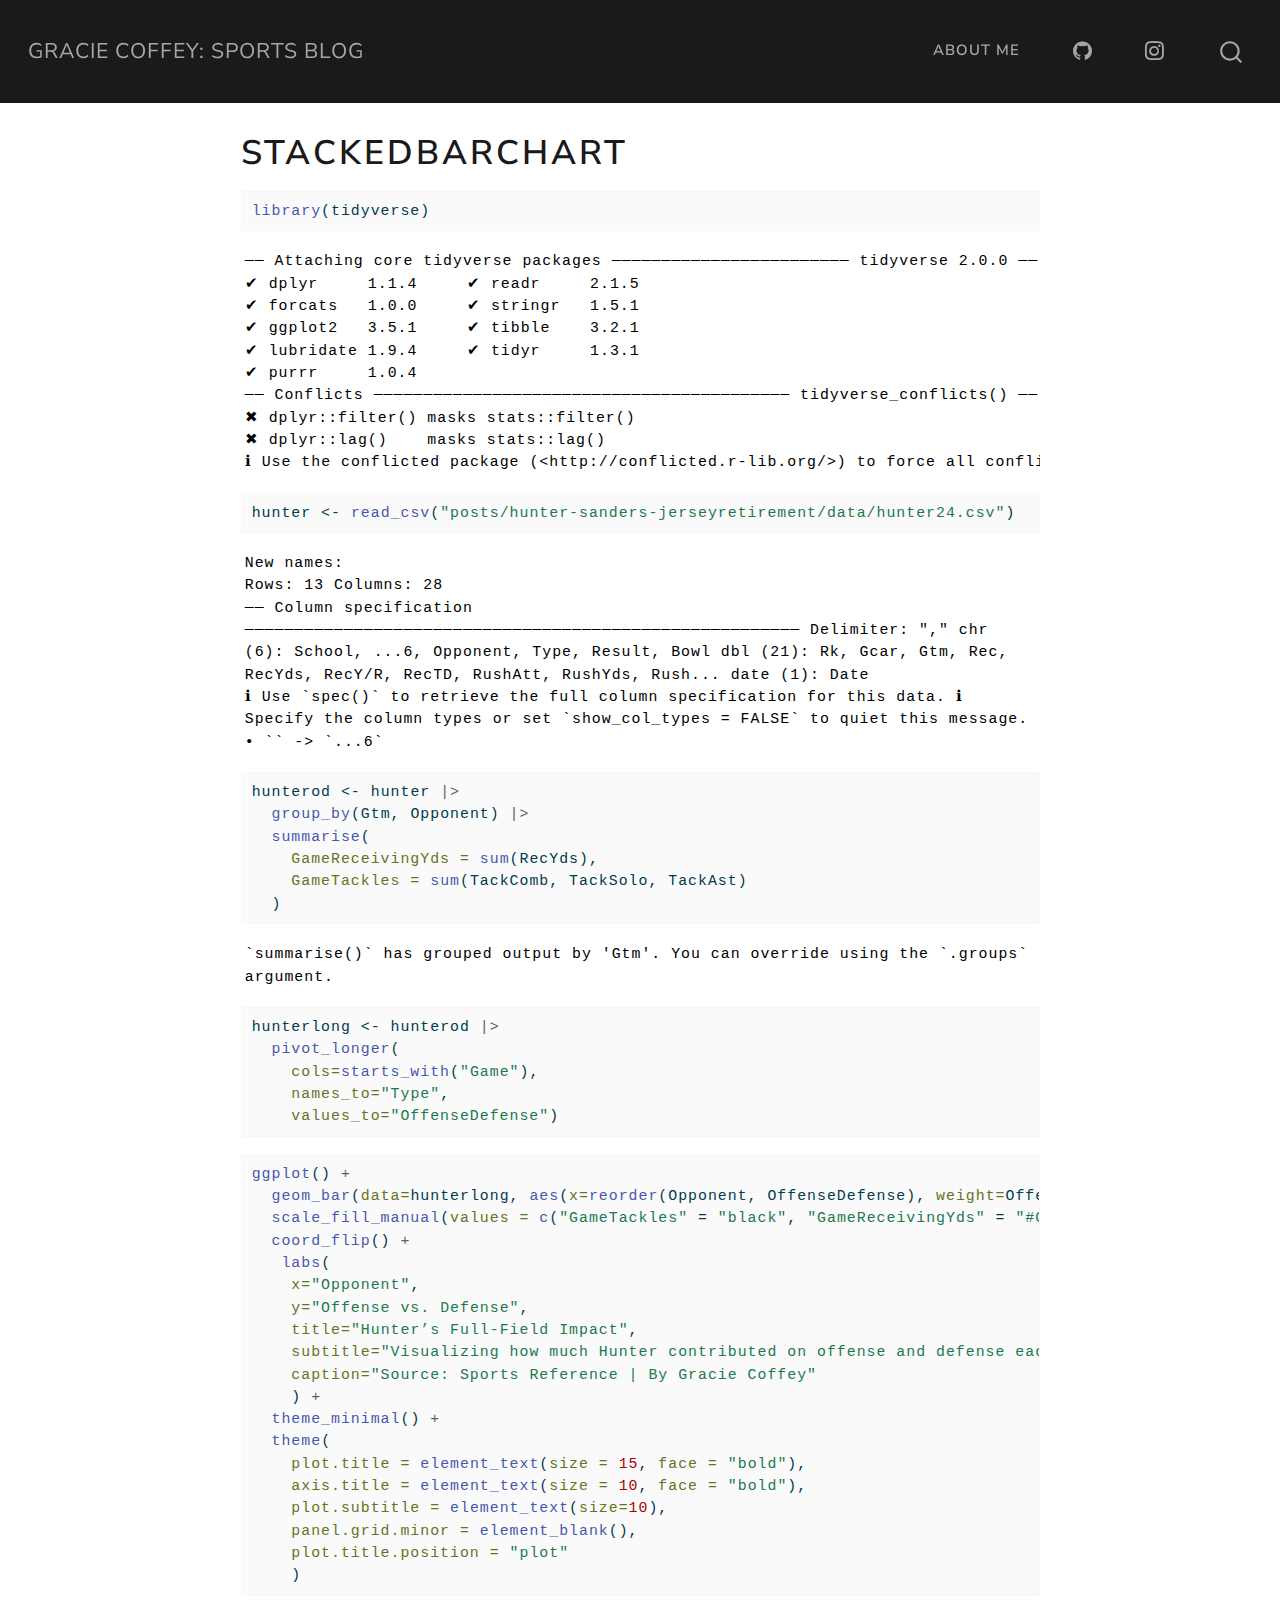
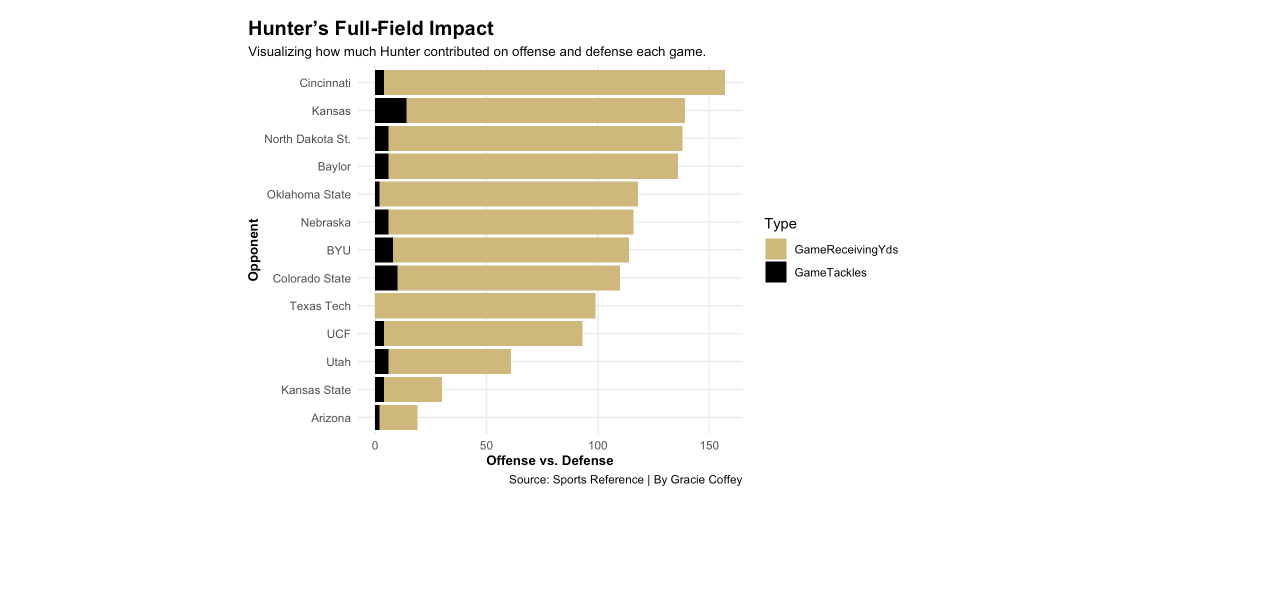
<file: stackedbarchart.html>
<!DOCTYPE html>
<html xmlns="http://www.w3.org/1999/xhtml" lang="en" xml:lang="en"><head>

<meta charset="utf-8">
<meta name="generator" content="quarto-1.6.42">

<meta name="viewport" content="width=device-width, initial-scale=1.0, user-scalable=yes">


<title>stackedbarchart – Gracie Coffey: Sports Blog</title>
<style>
code{white-space: pre-wrap;}
span.smallcaps{font-variant: small-caps;}
div.columns{display: flex; gap: min(4vw, 1.5em);}
div.column{flex: auto; overflow-x: auto;}
div.hanging-indent{margin-left: 1.5em; text-indent: -1.5em;}
ul.task-list{list-style: none;}
ul.task-list li input[type="checkbox"] {
  width: 0.8em;
  margin: 0 0.8em 0.2em -1em; /* quarto-specific, see https://github.com/quarto-dev/quarto-cli/issues/4556 */ 
  vertical-align: middle;
}
/* CSS for syntax highlighting */
pre > code.sourceCode { white-space: pre; position: relative; }
pre > code.sourceCode > span { line-height: 1.25; }
pre > code.sourceCode > span:empty { height: 1.2em; }
.sourceCode { overflow: visible; }
code.sourceCode > span { color: inherit; text-decoration: inherit; }
div.sourceCode { margin: 1em 0; }
pre.sourceCode { margin: 0; }
@media screen {
div.sourceCode { overflow: auto; }
}
@media print {
pre > code.sourceCode { white-space: pre-wrap; }
pre > code.sourceCode > span { display: inline-block; text-indent: -5em; padding-left: 5em; }
}
pre.numberSource code
  { counter-reset: source-line 0; }
pre.numberSource code > span
  { position: relative; left: -4em; counter-increment: source-line; }
pre.numberSource code > span > a:first-child::before
  { content: counter(source-line);
    position: relative; left: -1em; text-align: right; vertical-align: baseline;
    border: none; display: inline-block;
    -webkit-touch-callout: none; -webkit-user-select: none;
    -khtml-user-select: none; -moz-user-select: none;
    -ms-user-select: none; user-select: none;
    padding: 0 4px; width: 4em;
  }
pre.numberSource { margin-left: 3em;  padding-left: 4px; }
div.sourceCode
  {   }
@media screen {
pre > code.sourceCode > span > a:first-child::before { text-decoration: underline; }
}
</style>


<script src="site_libs/quarto-nav/quarto-nav.js"></script>
<script src="site_libs/quarto-nav/headroom.min.js"></script>
<script src="site_libs/clipboard/clipboard.min.js"></script>
<script src="site_libs/quarto-search/autocomplete.umd.js"></script>
<script src="site_libs/quarto-search/fuse.min.js"></script>
<script src="site_libs/quarto-search/quarto-search.js"></script>
<meta name="quarto:offset" content="./">
<script src="site_libs/quarto-html/quarto.js"></script>
<script src="site_libs/quarto-html/popper.min.js"></script>
<script src="site_libs/quarto-html/tippy.umd.min.js"></script>
<script src="site_libs/quarto-html/anchor.min.js"></script>
<link href="site_libs/quarto-html/tippy.css" rel="stylesheet">
<link href="site_libs/quarto-html/quarto-syntax-highlighting-2f5df379a58b258e96c21c0638c20c03.css" rel="stylesheet" id="quarto-text-highlighting-styles">
<script src="site_libs/bootstrap/bootstrap.min.js"></script>
<link href="site_libs/bootstrap/bootstrap-icons.css" rel="stylesheet">
<link href="site_libs/bootstrap/bootstrap-c693913c1c4a30ce2114e7465fc02aa7.min.css" rel="stylesheet" append-hash="true" id="quarto-bootstrap" data-mode="light">
<script id="quarto-search-options" type="application/json">{
  "location": "navbar",
  "copy-button": false,
  "collapse-after": 3,
  "panel-placement": "end",
  "type": "overlay",
  "limit": 50,
  "keyboard-shortcut": [
    "f",
    "/",
    "s"
  ],
  "show-item-context": false,
  "language": {
    "search-no-results-text": "No results",
    "search-matching-documents-text": "matching documents",
    "search-copy-link-title": "Copy link to search",
    "search-hide-matches-text": "Hide additional matches",
    "search-more-match-text": "more match in this document",
    "search-more-matches-text": "more matches in this document",
    "search-clear-button-title": "Clear",
    "search-text-placeholder": "",
    "search-detached-cancel-button-title": "Cancel",
    "search-submit-button-title": "Submit",
    "search-label": "Search"
  }
}</script>


<link rel="stylesheet" href="styles.css">
</head>

<body class="nav-fixed fullcontent">

<div id="quarto-search-results"></div>
  <header id="quarto-header" class="headroom fixed-top">
    <nav class="navbar navbar-expand-lg " data-bs-theme="dark">
      <div class="navbar-container container-fluid">
      <div class="navbar-brand-container mx-auto">
    <a class="navbar-brand" href="./index.html">
    <span class="navbar-title">Gracie Coffey: Sports Blog</span>
    </a>
  </div>
            <div id="quarto-search" class="" title="Search"></div>
          <button class="navbar-toggler" type="button" data-bs-toggle="collapse" data-bs-target="#navbarCollapse" aria-controls="navbarCollapse" role="menu" aria-expanded="false" aria-label="Toggle navigation" onclick="if (window.quartoToggleHeadroom) { window.quartoToggleHeadroom(); }">
  <span class="navbar-toggler-icon"></span>
</button>
          <div class="collapse navbar-collapse" id="navbarCollapse">
            <ul class="navbar-nav navbar-nav-scroll ms-auto">
  <li class="nav-item">
    <a class="nav-link" href="./about.html"> 
<span class="menu-text">About Me</span></a>
  </li>  
  <li class="nav-item compact">
    <a class="nav-link" href="https://github.com/Gcoffey3"> <i class="bi bi-github" role="img">
</i> 
<span class="menu-text"></span></a>
  </li>  
  <li class="nav-item compact">
    <a class="nav-link" href="https://www.instagram.com/graciejcoffey.photography/"> <i class="bi bi-instagram" role="img">
</i> 
<span class="menu-text"></span></a>
  </li>  
</ul>
          </div> <!-- /navcollapse -->
            <div class="quarto-navbar-tools">
</div>
      </div> <!-- /container-fluid -->
    </nav>
</header>
<!-- content -->
<div id="quarto-content" class="quarto-container page-columns page-rows-contents page-layout-article page-navbar">
<!-- sidebar -->
<!-- margin-sidebar -->
    
<!-- main -->
<main class="content" id="quarto-document-content">

<header id="title-block-header" class="quarto-title-block default">
<div class="quarto-title">
<h1 class="title">stackedbarchart</h1>
</div>



<div class="quarto-title-meta">

    
  
    
  </div>
  


</header>


<div class="cell">
<div class="sourceCode cell-code" id="cb1"><pre class="sourceCode r code-with-copy"><code class="sourceCode r"><span id="cb1-1"><a href="#cb1-1" aria-hidden="true" tabindex="-1"></a><span class="fu">library</span>(tidyverse)</span></code><button title="Copy to Clipboard" class="code-copy-button"><i class="bi"></i></button></pre></div>
<div class="cell-output cell-output-stderr">
<pre><code>── Attaching core tidyverse packages ──────────────────────── tidyverse 2.0.0 ──
✔ dplyr     1.1.4     ✔ readr     2.1.5
✔ forcats   1.0.0     ✔ stringr   1.5.1
✔ ggplot2   3.5.1     ✔ tibble    3.2.1
✔ lubridate 1.9.4     ✔ tidyr     1.3.1
✔ purrr     1.0.4     
── Conflicts ────────────────────────────────────────── tidyverse_conflicts() ──
✖ dplyr::filter() masks stats::filter()
✖ dplyr::lag()    masks stats::lag()
ℹ Use the conflicted package (&lt;http://conflicted.r-lib.org/&gt;) to force all conflicts to become errors</code></pre>
</div>
</div>
<div class="cell">
<div class="sourceCode cell-code" id="cb3"><pre class="sourceCode r code-with-copy"><code class="sourceCode r"><span id="cb3-1"><a href="#cb3-1" aria-hidden="true" tabindex="-1"></a>hunter <span class="ot">&lt;-</span> <span class="fu">read_csv</span>(<span class="st">"posts/hunter-sanders-jerseyretirement/data/hunter24.csv"</span>)</span></code><button title="Copy to Clipboard" class="code-copy-button"><i class="bi"></i></button></pre></div>
<div class="cell-output cell-output-stderr">
<pre><code>New names:
Rows: 13 Columns: 28
── Column specification
──────────────────────────────────────────────────────── Delimiter: "," chr
(6): School, ...6, Opponent, Type, Result, Bowl dbl (21): Rk, Gcar, Gtm, Rec,
RecYds, RecY/R, RecTD, RushAtt, RushYds, Rush... date (1): Date
ℹ Use `spec()` to retrieve the full column specification for this data. ℹ
Specify the column types or set `show_col_types = FALSE` to quiet this message.
• `` -&gt; `...6`</code></pre>
</div>
</div>
<div class="cell">
<div class="sourceCode cell-code" id="cb5"><pre class="sourceCode r code-with-copy"><code class="sourceCode r"><span id="cb5-1"><a href="#cb5-1" aria-hidden="true" tabindex="-1"></a>hunterod <span class="ot">&lt;-</span> hunter <span class="sc">|&gt;</span> </span>
<span id="cb5-2"><a href="#cb5-2" aria-hidden="true" tabindex="-1"></a>  <span class="fu">group_by</span>(Gtm, Opponent) <span class="sc">|&gt;</span> </span>
<span id="cb5-3"><a href="#cb5-3" aria-hidden="true" tabindex="-1"></a>  <span class="fu">summarise</span>(</span>
<span id="cb5-4"><a href="#cb5-4" aria-hidden="true" tabindex="-1"></a>    <span class="at">GameReceivingYds =</span> <span class="fu">sum</span>(RecYds),</span>
<span id="cb5-5"><a href="#cb5-5" aria-hidden="true" tabindex="-1"></a>    <span class="at">GameTackles =</span> <span class="fu">sum</span>(TackComb, TackSolo, TackAst)</span>
<span id="cb5-6"><a href="#cb5-6" aria-hidden="true" tabindex="-1"></a>  )</span></code><button title="Copy to Clipboard" class="code-copy-button"><i class="bi"></i></button></pre></div>
<div class="cell-output cell-output-stderr">
<pre><code>`summarise()` has grouped output by 'Gtm'. You can override using the `.groups`
argument.</code></pre>
</div>
</div>
<div class="cell">
<div class="sourceCode cell-code" id="cb7"><pre class="sourceCode r code-with-copy"><code class="sourceCode r"><span id="cb7-1"><a href="#cb7-1" aria-hidden="true" tabindex="-1"></a>hunterlong <span class="ot">&lt;-</span> hunterod <span class="sc">|&gt;</span> </span>
<span id="cb7-2"><a href="#cb7-2" aria-hidden="true" tabindex="-1"></a>  <span class="fu">pivot_longer</span>(</span>
<span id="cb7-3"><a href="#cb7-3" aria-hidden="true" tabindex="-1"></a>    <span class="at">cols=</span><span class="fu">starts_with</span>(<span class="st">"Game"</span>), </span>
<span id="cb7-4"><a href="#cb7-4" aria-hidden="true" tabindex="-1"></a>    <span class="at">names_to=</span><span class="st">"Type"</span>, </span>
<span id="cb7-5"><a href="#cb7-5" aria-hidden="true" tabindex="-1"></a>    <span class="at">values_to=</span><span class="st">"OffenseDefense"</span>)</span></code><button title="Copy to Clipboard" class="code-copy-button"><i class="bi"></i></button></pre></div>
</div>
<div class="cell">
<div class="sourceCode cell-code" id="cb8"><pre class="sourceCode r code-with-copy"><code class="sourceCode r"><span id="cb8-1"><a href="#cb8-1" aria-hidden="true" tabindex="-1"></a><span class="fu">ggplot</span>() <span class="sc">+</span> </span>
<span id="cb8-2"><a href="#cb8-2" aria-hidden="true" tabindex="-1"></a>  <span class="fu">geom_bar</span>(<span class="at">data=</span>hunterlong, <span class="fu">aes</span>(<span class="at">x=</span><span class="fu">reorder</span>(Opponent, OffenseDefense), <span class="at">weight=</span>OffenseDefense, <span class="at">fill=</span>Type)) <span class="sc">+</span> </span>
<span id="cb8-3"><a href="#cb8-3" aria-hidden="true" tabindex="-1"></a>  <span class="fu">scale_fill_manual</span>(<span class="at">values =</span> <span class="fu">c</span>(<span class="st">"GameTackles"</span> <span class="ot">=</span> <span class="st">"black"</span>, <span class="st">"GameReceivingYds"</span> <span class="ot">=</span> <span class="st">"#CFB87C"</span>)) <span class="sc">+</span></span>
<span id="cb8-4"><a href="#cb8-4" aria-hidden="true" tabindex="-1"></a>  <span class="fu">coord_flip</span>() <span class="sc">+</span></span>
<span id="cb8-5"><a href="#cb8-5" aria-hidden="true" tabindex="-1"></a>   <span class="fu">labs</span>(</span>
<span id="cb8-6"><a href="#cb8-6" aria-hidden="true" tabindex="-1"></a>    <span class="at">x=</span><span class="st">"Opponent"</span>, </span>
<span id="cb8-7"><a href="#cb8-7" aria-hidden="true" tabindex="-1"></a>    <span class="at">y=</span><span class="st">"Offense vs. Defense"</span>, </span>
<span id="cb8-8"><a href="#cb8-8" aria-hidden="true" tabindex="-1"></a>    <span class="at">title=</span><span class="st">"Hunter’s Full-Field Impact"</span>, </span>
<span id="cb8-9"><a href="#cb8-9" aria-hidden="true" tabindex="-1"></a>    <span class="at">subtitle=</span><span class="st">"Visualizing how much Hunter contributed on offense and defense each game."</span>, </span>
<span id="cb8-10"><a href="#cb8-10" aria-hidden="true" tabindex="-1"></a>    <span class="at">caption=</span><span class="st">"Source: Sports Reference | By Gracie Coffey"</span></span>
<span id="cb8-11"><a href="#cb8-11" aria-hidden="true" tabindex="-1"></a>    ) <span class="sc">+</span></span>
<span id="cb8-12"><a href="#cb8-12" aria-hidden="true" tabindex="-1"></a>  <span class="fu">theme_minimal</span>() <span class="sc">+</span> </span>
<span id="cb8-13"><a href="#cb8-13" aria-hidden="true" tabindex="-1"></a>  <span class="fu">theme</span>(</span>
<span id="cb8-14"><a href="#cb8-14" aria-hidden="true" tabindex="-1"></a>    <span class="at">plot.title =</span> <span class="fu">element_text</span>(<span class="at">size =</span> <span class="dv">15</span>, <span class="at">face =</span> <span class="st">"bold"</span>),</span>
<span id="cb8-15"><a href="#cb8-15" aria-hidden="true" tabindex="-1"></a>    <span class="at">axis.title =</span> <span class="fu">element_text</span>(<span class="at">size =</span> <span class="dv">10</span>, <span class="at">face =</span> <span class="st">"bold"</span>), </span>
<span id="cb8-16"><a href="#cb8-16" aria-hidden="true" tabindex="-1"></a>    <span class="at">plot.subtitle =</span> <span class="fu">element_text</span>(<span class="at">size=</span><span class="dv">10</span>), </span>
<span id="cb8-17"><a href="#cb8-17" aria-hidden="true" tabindex="-1"></a>    <span class="at">panel.grid.minor =</span> <span class="fu">element_blank</span>(),</span>
<span id="cb8-18"><a href="#cb8-18" aria-hidden="true" tabindex="-1"></a>    <span class="at">plot.title.position =</span> <span class="st">"plot"</span></span>
<span id="cb8-19"><a href="#cb8-19" aria-hidden="true" tabindex="-1"></a>    )</span></code><button title="Copy to Clipboard" class="code-copy-button"><i class="bi"></i></button></pre></div>
<div class="cell-output-display">
<div>
<figure class="figure">
<p><img src="stackedbarchart_files/figure-html/unnamed-chunk-5-1.png" class="img-fluid figure-img" width="672"></p>
</figure>
</div>
</div>
</div>



</main> <!-- /main -->
<script id="quarto-html-after-body" type="application/javascript">
window.document.addEventListener("DOMContentLoaded", function (event) {
  const toggleBodyColorMode = (bsSheetEl) => {
    const mode = bsSheetEl.getAttribute("data-mode");
    const bodyEl = window.document.querySelector("body");
    if (mode === "dark") {
      bodyEl.classList.add("quarto-dark");
      bodyEl.classList.remove("quarto-light");
    } else {
      bodyEl.classList.add("quarto-light");
      bodyEl.classList.remove("quarto-dark");
    }
  }
  const toggleBodyColorPrimary = () => {
    const bsSheetEl = window.document.querySelector("link#quarto-bootstrap");
    if (bsSheetEl) {
      toggleBodyColorMode(bsSheetEl);
    }
  }
  toggleBodyColorPrimary();  
  const icon = "";
  const anchorJS = new window.AnchorJS();
  anchorJS.options = {
    placement: 'right',
    icon: icon
  };
  anchorJS.add('.anchored');
  const isCodeAnnotation = (el) => {
    for (const clz of el.classList) {
      if (clz.startsWith('code-annotation-')) {                     
        return true;
      }
    }
    return false;
  }
  const onCopySuccess = function(e) {
    // button target
    const button = e.trigger;
    // don't keep focus
    button.blur();
    // flash "checked"
    button.classList.add('code-copy-button-checked');
    var currentTitle = button.getAttribute("title");
    button.setAttribute("title", "Copied!");
    let tooltip;
    if (window.bootstrap) {
      button.setAttribute("data-bs-toggle", "tooltip");
      button.setAttribute("data-bs-placement", "left");
      button.setAttribute("data-bs-title", "Copied!");
      tooltip = new bootstrap.Tooltip(button, 
        { trigger: "manual", 
          customClass: "code-copy-button-tooltip",
          offset: [0, -8]});
      tooltip.show();    
    }
    setTimeout(function() {
      if (tooltip) {
        tooltip.hide();
        button.removeAttribute("data-bs-title");
        button.removeAttribute("data-bs-toggle");
        button.removeAttribute("data-bs-placement");
      }
      button.setAttribute("title", currentTitle);
      button.classList.remove('code-copy-button-checked');
    }, 1000);
    // clear code selection
    e.clearSelection();
  }
  const getTextToCopy = function(trigger) {
      const codeEl = trigger.previousElementSibling.cloneNode(true);
      for (const childEl of codeEl.children) {
        if (isCodeAnnotation(childEl)) {
          childEl.remove();
        }
      }
      return codeEl.innerText;
  }
  const clipboard = new window.ClipboardJS('.code-copy-button:not([data-in-quarto-modal])', {
    text: getTextToCopy
  });
  clipboard.on('success', onCopySuccess);
  if (window.document.getElementById('quarto-embedded-source-code-modal')) {
    const clipboardModal = new window.ClipboardJS('.code-copy-button[data-in-quarto-modal]', {
      text: getTextToCopy,
      container: window.document.getElementById('quarto-embedded-source-code-modal')
    });
    clipboardModal.on('success', onCopySuccess);
  }
    var localhostRegex = new RegExp(/^(?:http|https):\/\/localhost\:?[0-9]*\//);
    var mailtoRegex = new RegExp(/^mailto:/);
      var filterRegex = new RegExp('/' + window.location.host + '/');
    var isInternal = (href) => {
        return filterRegex.test(href) || localhostRegex.test(href) || mailtoRegex.test(href);
    }
    // Inspect non-navigation links and adorn them if external
 	var links = window.document.querySelectorAll('a[href]:not(.nav-link):not(.navbar-brand):not(.toc-action):not(.sidebar-link):not(.sidebar-item-toggle):not(.pagination-link):not(.no-external):not([aria-hidden]):not(.dropdown-item):not(.quarto-navigation-tool):not(.about-link)');
    for (var i=0; i<links.length; i++) {
      const link = links[i];
      if (!isInternal(link.href)) {
        // undo the damage that might have been done by quarto-nav.js in the case of
        // links that we want to consider external
        if (link.dataset.originalHref !== undefined) {
          link.href = link.dataset.originalHref;
        }
      }
    }
  function tippyHover(el, contentFn, onTriggerFn, onUntriggerFn) {
    const config = {
      allowHTML: true,
      maxWidth: 500,
      delay: 100,
      arrow: false,
      appendTo: function(el) {
          return el.parentElement;
      },
      interactive: true,
      interactiveBorder: 10,
      theme: 'quarto',
      placement: 'bottom-start',
    };
    if (contentFn) {
      config.content = contentFn;
    }
    if (onTriggerFn) {
      config.onTrigger = onTriggerFn;
    }
    if (onUntriggerFn) {
      config.onUntrigger = onUntriggerFn;
    }
    window.tippy(el, config); 
  }
  const noterefs = window.document.querySelectorAll('a[role="doc-noteref"]');
  for (var i=0; i<noterefs.length; i++) {
    const ref = noterefs[i];
    tippyHover(ref, function() {
      // use id or data attribute instead here
      let href = ref.getAttribute('data-footnote-href') || ref.getAttribute('href');
      try { href = new URL(href).hash; } catch {}
      const id = href.replace(/^#\/?/, "");
      const note = window.document.getElementById(id);
      if (note) {
        return note.innerHTML;
      } else {
        return "";
      }
    });
  }
  const xrefs = window.document.querySelectorAll('a.quarto-xref');
  const processXRef = (id, note) => {
    // Strip column container classes
    const stripColumnClz = (el) => {
      el.classList.remove("page-full", "page-columns");
      if (el.children) {
        for (const child of el.children) {
          stripColumnClz(child);
        }
      }
    }
    stripColumnClz(note)
    if (id === null || id.startsWith('sec-')) {
      // Special case sections, only their first couple elements
      const container = document.createElement("div");
      if (note.children && note.children.length > 2) {
        container.appendChild(note.children[0].cloneNode(true));
        for (let i = 1; i < note.children.length; i++) {
          const child = note.children[i];
          if (child.tagName === "P" && child.innerText === "") {
            continue;
          } else {
            container.appendChild(child.cloneNode(true));
            break;
          }
        }
        if (window.Quarto?.typesetMath) {
          window.Quarto.typesetMath(container);
        }
        return container.innerHTML
      } else {
        if (window.Quarto?.typesetMath) {
          window.Quarto.typesetMath(note);
        }
        return note.innerHTML;
      }
    } else {
      // Remove any anchor links if they are present
      const anchorLink = note.querySelector('a.anchorjs-link');
      if (anchorLink) {
        anchorLink.remove();
      }
      if (window.Quarto?.typesetMath) {
        window.Quarto.typesetMath(note);
      }
      if (note.classList.contains("callout")) {
        return note.outerHTML;
      } else {
        return note.innerHTML;
      }
    }
  }
  for (var i=0; i<xrefs.length; i++) {
    const xref = xrefs[i];
    tippyHover(xref, undefined, function(instance) {
      instance.disable();
      let url = xref.getAttribute('href');
      let hash = undefined; 
      if (url.startsWith('#')) {
        hash = url;
      } else {
        try { hash = new URL(url).hash; } catch {}
      }
      if (hash) {
        const id = hash.replace(/^#\/?/, "");
        const note = window.document.getElementById(id);
        if (note !== null) {
          try {
            const html = processXRef(id, note.cloneNode(true));
            instance.setContent(html);
          } finally {
            instance.enable();
            instance.show();
          }
        } else {
          // See if we can fetch this
          fetch(url.split('#')[0])
          .then(res => res.text())
          .then(html => {
            const parser = new DOMParser();
            const htmlDoc = parser.parseFromString(html, "text/html");
            const note = htmlDoc.getElementById(id);
            if (note !== null) {
              const html = processXRef(id, note);
              instance.setContent(html);
            } 
          }).finally(() => {
            instance.enable();
            instance.show();
          });
        }
      } else {
        // See if we can fetch a full url (with no hash to target)
        // This is a special case and we should probably do some content thinning / targeting
        fetch(url)
        .then(res => res.text())
        .then(html => {
          const parser = new DOMParser();
          const htmlDoc = parser.parseFromString(html, "text/html");
          const note = htmlDoc.querySelector('main.content');
          if (note !== null) {
            // This should only happen for chapter cross references
            // (since there is no id in the URL)
            // remove the first header
            if (note.children.length > 0 && note.children[0].tagName === "HEADER") {
              note.children[0].remove();
            }
            const html = processXRef(null, note);
            instance.setContent(html);
          } 
        }).finally(() => {
          instance.enable();
          instance.show();
        });
      }
    }, function(instance) {
    });
  }
      let selectedAnnoteEl;
      const selectorForAnnotation = ( cell, annotation) => {
        let cellAttr = 'data-code-cell="' + cell + '"';
        let lineAttr = 'data-code-annotation="' +  annotation + '"';
        const selector = 'span[' + cellAttr + '][' + lineAttr + ']';
        return selector;
      }
      const selectCodeLines = (annoteEl) => {
        const doc = window.document;
        const targetCell = annoteEl.getAttribute("data-target-cell");
        const targetAnnotation = annoteEl.getAttribute("data-target-annotation");
        const annoteSpan = window.document.querySelector(selectorForAnnotation(targetCell, targetAnnotation));
        const lines = annoteSpan.getAttribute("data-code-lines").split(",");
        const lineIds = lines.map((line) => {
          return targetCell + "-" + line;
        })
        let top = null;
        let height = null;
        let parent = null;
        if (lineIds.length > 0) {
            //compute the position of the single el (top and bottom and make a div)
            const el = window.document.getElementById(lineIds[0]);
            top = el.offsetTop;
            height = el.offsetHeight;
            parent = el.parentElement.parentElement;
          if (lineIds.length > 1) {
            const lastEl = window.document.getElementById(lineIds[lineIds.length - 1]);
            const bottom = lastEl.offsetTop + lastEl.offsetHeight;
            height = bottom - top;
          }
          if (top !== null && height !== null && parent !== null) {
            // cook up a div (if necessary) and position it 
            let div = window.document.getElementById("code-annotation-line-highlight");
            if (div === null) {
              div = window.document.createElement("div");
              div.setAttribute("id", "code-annotation-line-highlight");
              div.style.position = 'absolute';
              parent.appendChild(div);
            }
            div.style.top = top - 2 + "px";
            div.style.height = height + 4 + "px";
            div.style.left = 0;
            let gutterDiv = window.document.getElementById("code-annotation-line-highlight-gutter");
            if (gutterDiv === null) {
              gutterDiv = window.document.createElement("div");
              gutterDiv.setAttribute("id", "code-annotation-line-highlight-gutter");
              gutterDiv.style.position = 'absolute';
              const codeCell = window.document.getElementById(targetCell);
              const gutter = codeCell.querySelector('.code-annotation-gutter');
              gutter.appendChild(gutterDiv);
            }
            gutterDiv.style.top = top - 2 + "px";
            gutterDiv.style.height = height + 4 + "px";
          }
          selectedAnnoteEl = annoteEl;
        }
      };
      const unselectCodeLines = () => {
        const elementsIds = ["code-annotation-line-highlight", "code-annotation-line-highlight-gutter"];
        elementsIds.forEach((elId) => {
          const div = window.document.getElementById(elId);
          if (div) {
            div.remove();
          }
        });
        selectedAnnoteEl = undefined;
      };
        // Handle positioning of the toggle
    window.addEventListener(
      "resize",
      throttle(() => {
        elRect = undefined;
        if (selectedAnnoteEl) {
          selectCodeLines(selectedAnnoteEl);
        }
      }, 10)
    );
    function throttle(fn, ms) {
    let throttle = false;
    let timer;
      return (...args) => {
        if(!throttle) { // first call gets through
            fn.apply(this, args);
            throttle = true;
        } else { // all the others get throttled
            if(timer) clearTimeout(timer); // cancel #2
            timer = setTimeout(() => {
              fn.apply(this, args);
              timer = throttle = false;
            }, ms);
        }
      };
    }
      // Attach click handler to the DT
      const annoteDls = window.document.querySelectorAll('dt[data-target-cell]');
      for (const annoteDlNode of annoteDls) {
        annoteDlNode.addEventListener('click', (event) => {
          const clickedEl = event.target;
          if (clickedEl !== selectedAnnoteEl) {
            unselectCodeLines();
            const activeEl = window.document.querySelector('dt[data-target-cell].code-annotation-active');
            if (activeEl) {
              activeEl.classList.remove('code-annotation-active');
            }
            selectCodeLines(clickedEl);
            clickedEl.classList.add('code-annotation-active');
          } else {
            // Unselect the line
            unselectCodeLines();
            clickedEl.classList.remove('code-annotation-active');
          }
        });
      }
  const findCites = (el) => {
    const parentEl = el.parentElement;
    if (parentEl) {
      const cites = parentEl.dataset.cites;
      if (cites) {
        return {
          el,
          cites: cites.split(' ')
        };
      } else {
        return findCites(el.parentElement)
      }
    } else {
      return undefined;
    }
  };
  var bibliorefs = window.document.querySelectorAll('a[role="doc-biblioref"]');
  for (var i=0; i<bibliorefs.length; i++) {
    const ref = bibliorefs[i];
    const citeInfo = findCites(ref);
    if (citeInfo) {
      tippyHover(citeInfo.el, function() {
        var popup = window.document.createElement('div');
        citeInfo.cites.forEach(function(cite) {
          var citeDiv = window.document.createElement('div');
          citeDiv.classList.add('hanging-indent');
          citeDiv.classList.add('csl-entry');
          var biblioDiv = window.document.getElementById('ref-' + cite);
          if (biblioDiv) {
            citeDiv.innerHTML = biblioDiv.innerHTML;
          }
          popup.appendChild(citeDiv);
        });
        return popup.innerHTML;
      });
    }
  }
});
</script>
</div> <!-- /content -->




</body></html>
</file>
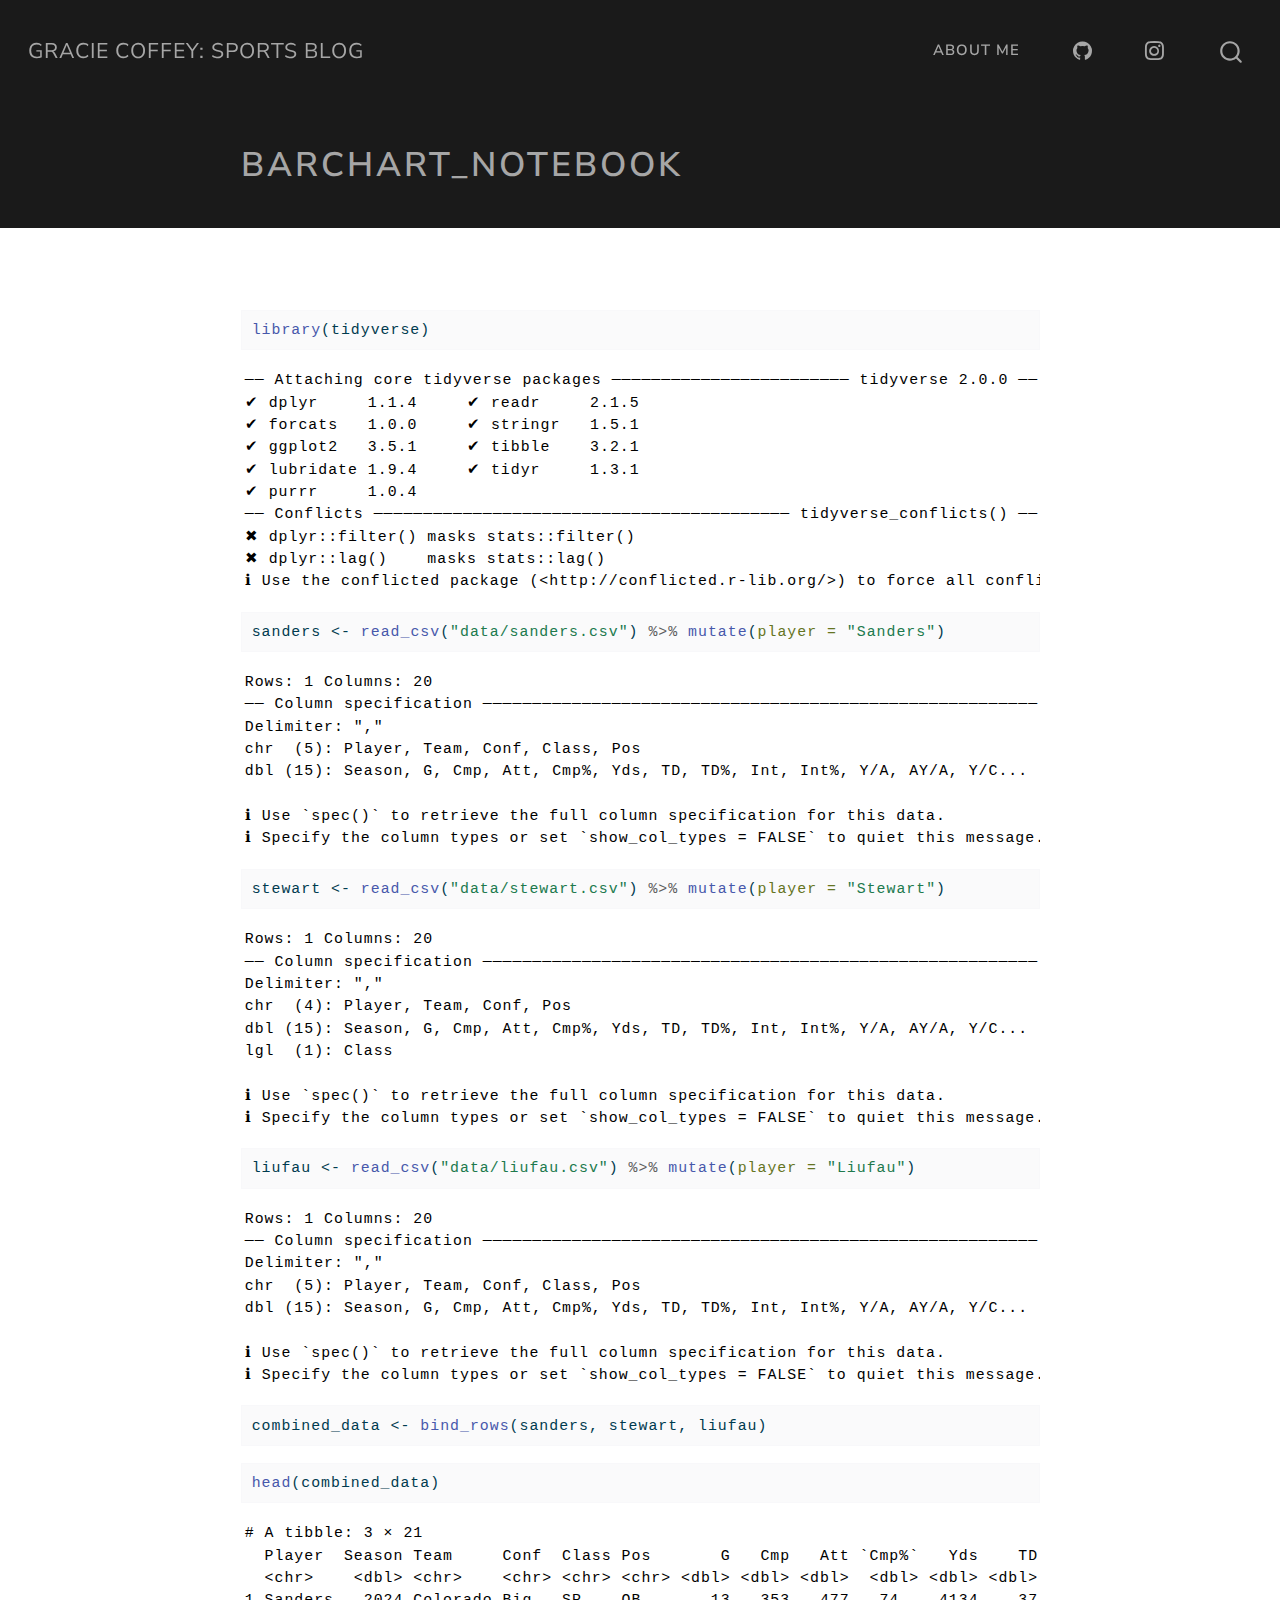
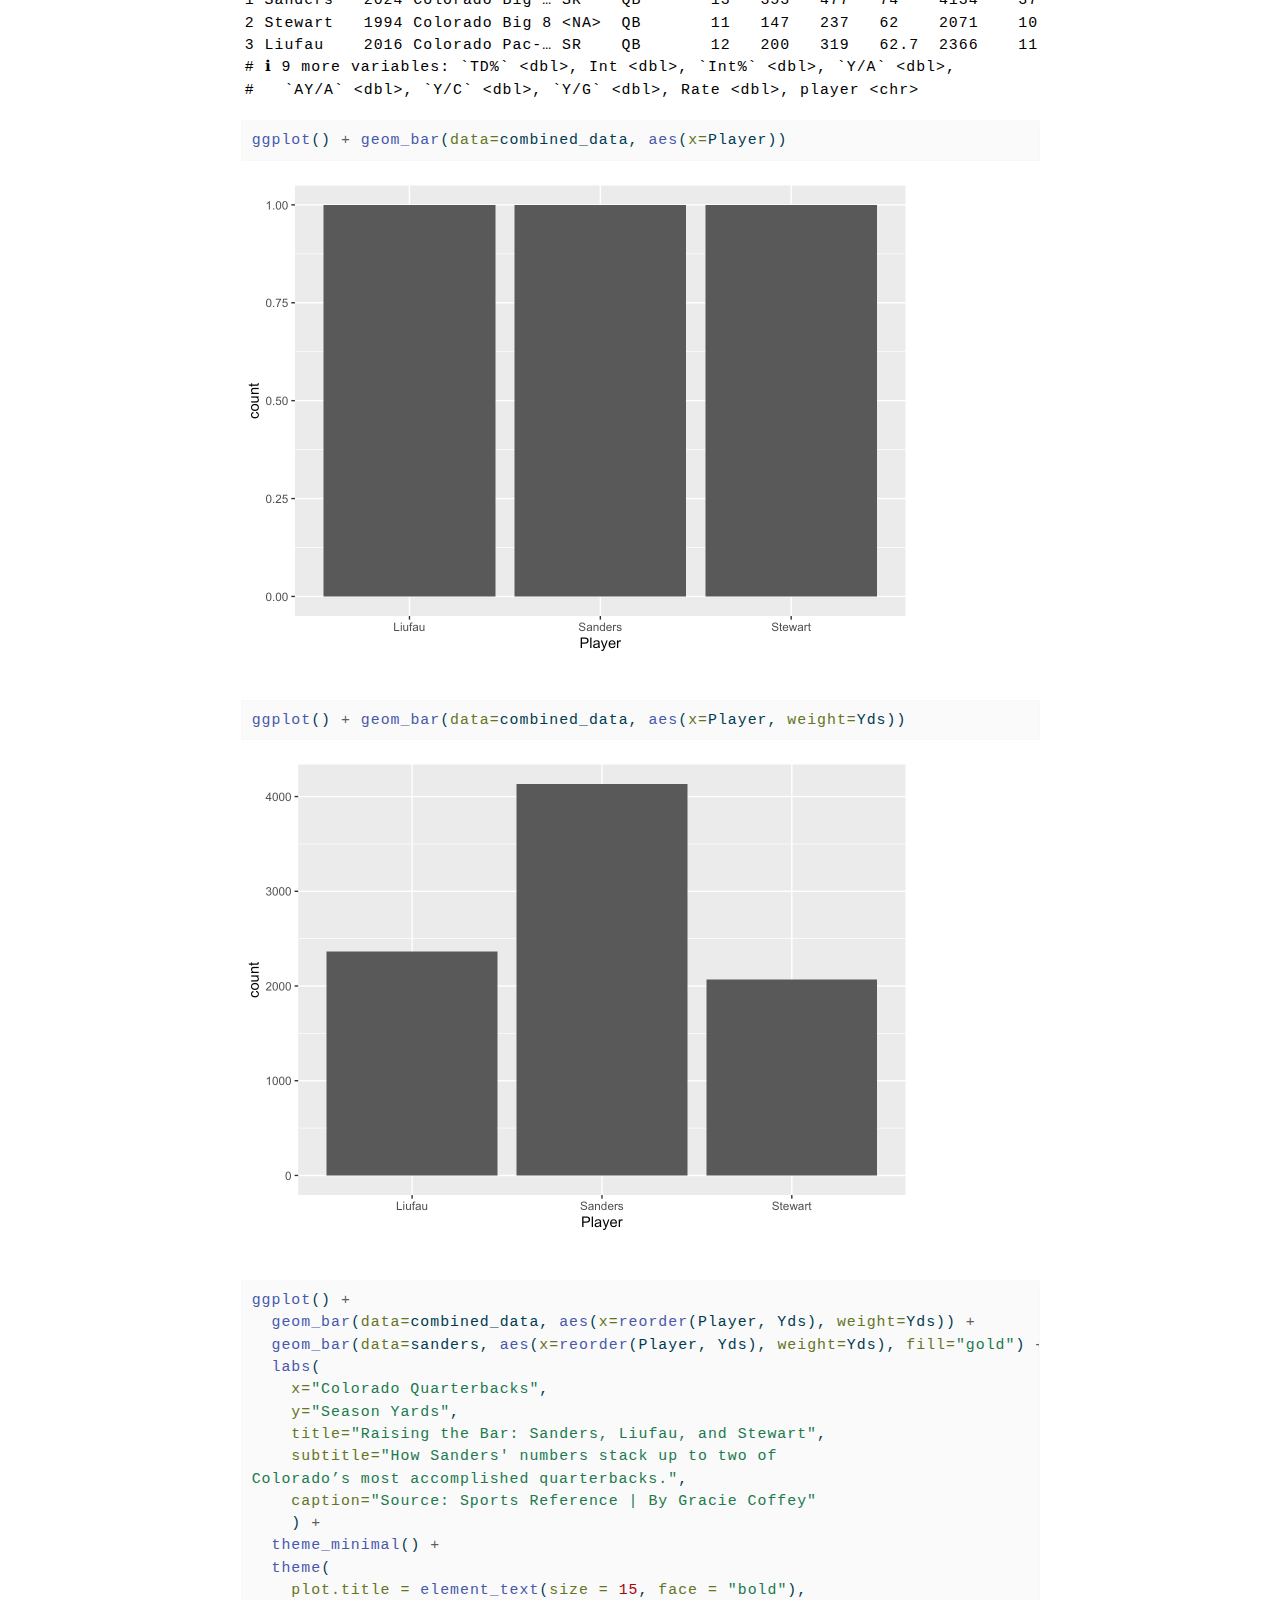
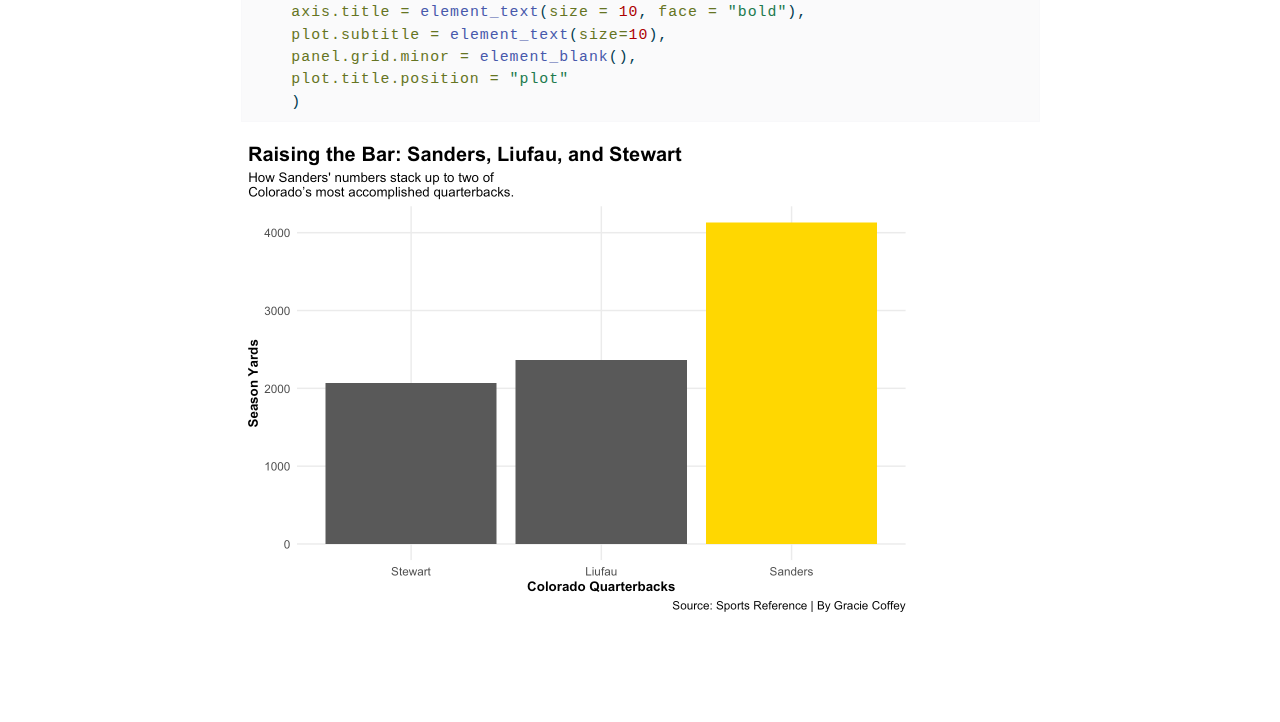
<file: posts/hunter-sanders-jerseyretirement/barchart_notebook.html>
<!DOCTYPE html>
<html xmlns="http://www.w3.org/1999/xhtml" lang="en" xml:lang="en"><head>

<meta charset="utf-8">
<meta name="generator" content="quarto-1.6.42">

<meta name="viewport" content="width=device-width, initial-scale=1.0, user-scalable=yes">


<title>barchart_notebook – Gracie Coffey: Sports Blog</title>
<style>
code{white-space: pre-wrap;}
span.smallcaps{font-variant: small-caps;}
div.columns{display: flex; gap: min(4vw, 1.5em);}
div.column{flex: auto; overflow-x: auto;}
div.hanging-indent{margin-left: 1.5em; text-indent: -1.5em;}
ul.task-list{list-style: none;}
ul.task-list li input[type="checkbox"] {
  width: 0.8em;
  margin: 0 0.8em 0.2em -1em; /* quarto-specific, see https://github.com/quarto-dev/quarto-cli/issues/4556 */ 
  vertical-align: middle;
}
/* CSS for syntax highlighting */
pre > code.sourceCode { white-space: pre; position: relative; }
pre > code.sourceCode > span { line-height: 1.25; }
pre > code.sourceCode > span:empty { height: 1.2em; }
.sourceCode { overflow: visible; }
code.sourceCode > span { color: inherit; text-decoration: inherit; }
div.sourceCode { margin: 1em 0; }
pre.sourceCode { margin: 0; }
@media screen {
div.sourceCode { overflow: auto; }
}
@media print {
pre > code.sourceCode { white-space: pre-wrap; }
pre > code.sourceCode > span { display: inline-block; text-indent: -5em; padding-left: 5em; }
}
pre.numberSource code
  { counter-reset: source-line 0; }
pre.numberSource code > span
  { position: relative; left: -4em; counter-increment: source-line; }
pre.numberSource code > span > a:first-child::before
  { content: counter(source-line);
    position: relative; left: -1em; text-align: right; vertical-align: baseline;
    border: none; display: inline-block;
    -webkit-touch-callout: none; -webkit-user-select: none;
    -khtml-user-select: none; -moz-user-select: none;
    -ms-user-select: none; user-select: none;
    padding: 0 4px; width: 4em;
  }
pre.numberSource { margin-left: 3em;  padding-left: 4px; }
div.sourceCode
  {   }
@media screen {
pre > code.sourceCode > span > a:first-child::before { text-decoration: underline; }
}
</style>


<script src="../../site_libs/quarto-nav/quarto-nav.js"></script>
<script src="../../site_libs/quarto-nav/headroom.min.js"></script>
<script src="../../site_libs/clipboard/clipboard.min.js"></script>
<script src="../../site_libs/quarto-search/autocomplete.umd.js"></script>
<script src="../../site_libs/quarto-search/fuse.min.js"></script>
<script src="../../site_libs/quarto-search/quarto-search.js"></script>
<meta name="quarto:offset" content="../../">
<script src="../../site_libs/quarto-html/quarto.js"></script>
<script src="../../site_libs/quarto-html/popper.min.js"></script>
<script src="../../site_libs/quarto-html/tippy.umd.min.js"></script>
<script src="../../site_libs/quarto-html/anchor.min.js"></script>
<link href="../../site_libs/quarto-html/tippy.css" rel="stylesheet">
<link href="../../site_libs/quarto-html/quarto-syntax-highlighting-2f5df379a58b258e96c21c0638c20c03.css" rel="stylesheet" id="quarto-text-highlighting-styles">
<script src="../../site_libs/bootstrap/bootstrap.min.js"></script>
<link href="../../site_libs/bootstrap/bootstrap-icons.css" rel="stylesheet">
<link href="../../site_libs/bootstrap/bootstrap-c693913c1c4a30ce2114e7465fc02aa7.min.css" rel="stylesheet" append-hash="true" id="quarto-bootstrap" data-mode="light">
<script id="quarto-search-options" type="application/json">{
  "location": "navbar",
  "copy-button": false,
  "collapse-after": 3,
  "panel-placement": "end",
  "type": "overlay",
  "limit": 50,
  "keyboard-shortcut": [
    "f",
    "/",
    "s"
  ],
  "show-item-context": false,
  "language": {
    "search-no-results-text": "No results",
    "search-matching-documents-text": "matching documents",
    "search-copy-link-title": "Copy link to search",
    "search-hide-matches-text": "Hide additional matches",
    "search-more-match-text": "more match in this document",
    "search-more-matches-text": "more matches in this document",
    "search-clear-button-title": "Clear",
    "search-text-placeholder": "",
    "search-detached-cancel-button-title": "Cancel",
    "search-submit-button-title": "Submit",
    "search-label": "Search"
  }
}</script>


<link rel="stylesheet" href="../../styles.css">
</head>

<body class="nav-fixed fullcontent">

<div id="quarto-search-results"></div>
  <header id="quarto-header" class="headroom fixed-top quarto-banner">
    <nav class="navbar navbar-expand-lg " data-bs-theme="dark">
      <div class="navbar-container container-fluid">
      <div class="navbar-brand-container mx-auto">
    <a class="navbar-brand" href="../../index.html">
    <span class="navbar-title">Gracie Coffey: Sports Blog</span>
    </a>
  </div>
            <div id="quarto-search" class="" title="Search"></div>
          <button class="navbar-toggler" type="button" data-bs-toggle="collapse" data-bs-target="#navbarCollapse" aria-controls="navbarCollapse" role="menu" aria-expanded="false" aria-label="Toggle navigation" onclick="if (window.quartoToggleHeadroom) { window.quartoToggleHeadroom(); }">
  <span class="navbar-toggler-icon"></span>
</button>
          <div class="collapse navbar-collapse" id="navbarCollapse">
            <ul class="navbar-nav navbar-nav-scroll ms-auto">
  <li class="nav-item">
    <a class="nav-link" href="../../about.html"> 
<span class="menu-text">About Me</span></a>
  </li>  
  <li class="nav-item compact">
    <a class="nav-link" href="https://github.com/Gcoffey3"> <i class="bi bi-github" role="img">
</i> 
<span class="menu-text"></span></a>
  </li>  
  <li class="nav-item compact">
    <a class="nav-link" href="https://www.instagram.com/graciejcoffey.photography/"> <i class="bi bi-instagram" role="img">
</i> 
<span class="menu-text"></span></a>
  </li>  
</ul>
          </div> <!-- /navcollapse -->
            <div class="quarto-navbar-tools">
</div>
      </div> <!-- /container-fluid -->
    </nav>
</header>
<!-- content -->
<header id="title-block-header" class="quarto-title-block default page-columns page-full">
  <div class="quarto-title-banner page-columns page-full">
    <div class="quarto-title column-body">
      <h1 class="title">barchart_notebook</h1>
                      </div>
  </div>
    
  
  <div class="quarto-title-meta">

      
    
      
    </div>
    
  
  </header><div id="quarto-content" class="quarto-container page-columns page-rows-contents page-layout-article page-navbar">
<!-- sidebar -->
<!-- margin-sidebar -->
    
<!-- main -->
<main class="content quarto-banner-title-block" id="quarto-document-content">





<div class="cell">
<div class="sourceCode cell-code" id="cb1"><pre class="sourceCode r code-with-copy"><code class="sourceCode r"><span id="cb1-1"><a href="#cb1-1" aria-hidden="true" tabindex="-1"></a><span class="fu">library</span>(tidyverse)</span></code><button title="Copy to Clipboard" class="code-copy-button"><i class="bi"></i></button></pre></div>
<div class="cell-output cell-output-stderr">
<pre><code>── Attaching core tidyverse packages ──────────────────────── tidyverse 2.0.0 ──
✔ dplyr     1.1.4     ✔ readr     2.1.5
✔ forcats   1.0.0     ✔ stringr   1.5.1
✔ ggplot2   3.5.1     ✔ tibble    3.2.1
✔ lubridate 1.9.4     ✔ tidyr     1.3.1
✔ purrr     1.0.4     
── Conflicts ────────────────────────────────────────── tidyverse_conflicts() ──
✖ dplyr::filter() masks stats::filter()
✖ dplyr::lag()    masks stats::lag()
ℹ Use the conflicted package (&lt;http://conflicted.r-lib.org/&gt;) to force all conflicts to become errors</code></pre>
</div>
</div>
<div class="cell">
<div class="sourceCode cell-code" id="cb3"><pre class="sourceCode r code-with-copy"><code class="sourceCode r"><span id="cb3-1"><a href="#cb3-1" aria-hidden="true" tabindex="-1"></a>sanders <span class="ot">&lt;-</span> <span class="fu">read_csv</span>(<span class="st">"data/sanders.csv"</span>) <span class="sc">%&gt;%</span> <span class="fu">mutate</span>(<span class="at">player =</span> <span class="st">"Sanders"</span>)</span></code><button title="Copy to Clipboard" class="code-copy-button"><i class="bi"></i></button></pre></div>
<div class="cell-output cell-output-stderr">
<pre><code>Rows: 1 Columns: 20
── Column specification ────────────────────────────────────────────────────────
Delimiter: ","
chr  (5): Player, Team, Conf, Class, Pos
dbl (15): Season, G, Cmp, Att, Cmp%, Yds, TD, TD%, Int, Int%, Y/A, AY/A, Y/C...

ℹ Use `spec()` to retrieve the full column specification for this data.
ℹ Specify the column types or set `show_col_types = FALSE` to quiet this message.</code></pre>
</div>
<div class="sourceCode cell-code" id="cb5"><pre class="sourceCode r code-with-copy"><code class="sourceCode r"><span id="cb5-1"><a href="#cb5-1" aria-hidden="true" tabindex="-1"></a>stewart <span class="ot">&lt;-</span> <span class="fu">read_csv</span>(<span class="st">"data/stewart.csv"</span>) <span class="sc">%&gt;%</span> <span class="fu">mutate</span>(<span class="at">player =</span> <span class="st">"Stewart"</span>)</span></code><button title="Copy to Clipboard" class="code-copy-button"><i class="bi"></i></button></pre></div>
<div class="cell-output cell-output-stderr">
<pre><code>Rows: 1 Columns: 20
── Column specification ────────────────────────────────────────────────────────
Delimiter: ","
chr  (4): Player, Team, Conf, Pos
dbl (15): Season, G, Cmp, Att, Cmp%, Yds, TD, TD%, Int, Int%, Y/A, AY/A, Y/C...
lgl  (1): Class

ℹ Use `spec()` to retrieve the full column specification for this data.
ℹ Specify the column types or set `show_col_types = FALSE` to quiet this message.</code></pre>
</div>
<div class="sourceCode cell-code" id="cb7"><pre class="sourceCode r code-with-copy"><code class="sourceCode r"><span id="cb7-1"><a href="#cb7-1" aria-hidden="true" tabindex="-1"></a>liufau <span class="ot">&lt;-</span> <span class="fu">read_csv</span>(<span class="st">"data/liufau.csv"</span>) <span class="sc">%&gt;%</span> <span class="fu">mutate</span>(<span class="at">player =</span> <span class="st">"Liufau"</span>)</span></code><button title="Copy to Clipboard" class="code-copy-button"><i class="bi"></i></button></pre></div>
<div class="cell-output cell-output-stderr">
<pre><code>Rows: 1 Columns: 20
── Column specification ────────────────────────────────────────────────────────
Delimiter: ","
chr  (5): Player, Team, Conf, Class, Pos
dbl (15): Season, G, Cmp, Att, Cmp%, Yds, TD, TD%, Int, Int%, Y/A, AY/A, Y/C...

ℹ Use `spec()` to retrieve the full column specification for this data.
ℹ Specify the column types or set `show_col_types = FALSE` to quiet this message.</code></pre>
</div>
<div class="sourceCode cell-code" id="cb9"><pre class="sourceCode r code-with-copy"><code class="sourceCode r"><span id="cb9-1"><a href="#cb9-1" aria-hidden="true" tabindex="-1"></a>combined_data <span class="ot">&lt;-</span> <span class="fu">bind_rows</span>(sanders, stewart, liufau)</span></code><button title="Copy to Clipboard" class="code-copy-button"><i class="bi"></i></button></pre></div>
</div>
<div class="cell">
<div class="sourceCode cell-code" id="cb10"><pre class="sourceCode r code-with-copy"><code class="sourceCode r"><span id="cb10-1"><a href="#cb10-1" aria-hidden="true" tabindex="-1"></a><span class="fu">head</span>(combined_data)</span></code><button title="Copy to Clipboard" class="code-copy-button"><i class="bi"></i></button></pre></div>
<div class="cell-output cell-output-stdout">
<pre><code># A tibble: 3 × 21
  Player  Season Team     Conf  Class Pos       G   Cmp   Att `Cmp%`   Yds    TD
  &lt;chr&gt;    &lt;dbl&gt; &lt;chr&gt;    &lt;chr&gt; &lt;chr&gt; &lt;chr&gt; &lt;dbl&gt; &lt;dbl&gt; &lt;dbl&gt;  &lt;dbl&gt; &lt;dbl&gt; &lt;dbl&gt;
1 Sanders   2024 Colorado Big … SR    QB       13   353   477   74    4134    37
2 Stewart   1994 Colorado Big 8 &lt;NA&gt;  QB       11   147   237   62    2071    10
3 Liufau    2016 Colorado Pac-… SR    QB       12   200   319   62.7  2366    11
# ℹ 9 more variables: `TD%` &lt;dbl&gt;, Int &lt;dbl&gt;, `Int%` &lt;dbl&gt;, `Y/A` &lt;dbl&gt;,
#   `AY/A` &lt;dbl&gt;, `Y/C` &lt;dbl&gt;, `Y/G` &lt;dbl&gt;, Rate &lt;dbl&gt;, player &lt;chr&gt;</code></pre>
</div>
</div>
<div class="cell">
<div class="sourceCode cell-code" id="cb12"><pre class="sourceCode r code-with-copy"><code class="sourceCode r"><span id="cb12-1"><a href="#cb12-1" aria-hidden="true" tabindex="-1"></a><span class="fu">ggplot</span>() <span class="sc">+</span> <span class="fu">geom_bar</span>(<span class="at">data=</span>combined_data, <span class="fu">aes</span>(<span class="at">x=</span>Player))</span></code><button title="Copy to Clipboard" class="code-copy-button"><i class="bi"></i></button></pre></div>
<div class="cell-output-display">
<div>
<figure class="figure">
<p><img src="barchart_notebook_files/figure-html/unnamed-chunk-4-1.png" class="img-fluid figure-img" width="672"></p>
</figure>
</div>
</div>
</div>
<div class="cell">
<div class="sourceCode cell-code" id="cb13"><pre class="sourceCode r code-with-copy"><code class="sourceCode r"><span id="cb13-1"><a href="#cb13-1" aria-hidden="true" tabindex="-1"></a><span class="fu">ggplot</span>() <span class="sc">+</span> <span class="fu">geom_bar</span>(<span class="at">data=</span>combined_data, <span class="fu">aes</span>(<span class="at">x=</span>Player, <span class="at">weight=</span>Yds))</span></code><button title="Copy to Clipboard" class="code-copy-button"><i class="bi"></i></button></pre></div>
<div class="cell-output-display">
<div>
<figure class="figure">
<p><img src="barchart_notebook_files/figure-html/unnamed-chunk-5-1.png" class="img-fluid figure-img" width="672"></p>
</figure>
</div>
</div>
</div>
<div class="cell">
<div class="sourceCode cell-code" id="cb14"><pre class="sourceCode r code-with-copy"><code class="sourceCode r"><span id="cb14-1"><a href="#cb14-1" aria-hidden="true" tabindex="-1"></a><span class="fu">ggplot</span>() <span class="sc">+</span> </span>
<span id="cb14-2"><a href="#cb14-2" aria-hidden="true" tabindex="-1"></a>  <span class="fu">geom_bar</span>(<span class="at">data=</span>combined_data, <span class="fu">aes</span>(<span class="at">x=</span><span class="fu">reorder</span>(Player, Yds), <span class="at">weight=</span>Yds)) <span class="sc">+</span></span>
<span id="cb14-3"><a href="#cb14-3" aria-hidden="true" tabindex="-1"></a>  <span class="fu">geom_bar</span>(<span class="at">data=</span>sanders, <span class="fu">aes</span>(<span class="at">x=</span><span class="fu">reorder</span>(Player, Yds), <span class="at">weight=</span>Yds), <span class="at">fill=</span><span class="st">"gold"</span>) <span class="sc">+</span></span>
<span id="cb14-4"><a href="#cb14-4" aria-hidden="true" tabindex="-1"></a>  <span class="fu">labs</span>(</span>
<span id="cb14-5"><a href="#cb14-5" aria-hidden="true" tabindex="-1"></a>    <span class="at">x=</span><span class="st">"Colorado Quarterbacks"</span>, </span>
<span id="cb14-6"><a href="#cb14-6" aria-hidden="true" tabindex="-1"></a>    <span class="at">y=</span><span class="st">"Season Yards"</span>, </span>
<span id="cb14-7"><a href="#cb14-7" aria-hidden="true" tabindex="-1"></a>    <span class="at">title=</span><span class="st">"Raising the Bar: Sanders, Liufau, and Stewart"</span>, </span>
<span id="cb14-8"><a href="#cb14-8" aria-hidden="true" tabindex="-1"></a>    <span class="at">subtitle=</span><span class="st">"How Sanders' numbers stack up to two of </span></span>
<span id="cb14-9"><a href="#cb14-9" aria-hidden="true" tabindex="-1"></a><span class="st">Colorado’s most accomplished quarterbacks."</span>, </span>
<span id="cb14-10"><a href="#cb14-10" aria-hidden="true" tabindex="-1"></a>    <span class="at">caption=</span><span class="st">"Source: Sports Reference | By Gracie Coffey"</span></span>
<span id="cb14-11"><a href="#cb14-11" aria-hidden="true" tabindex="-1"></a>    ) <span class="sc">+</span></span>
<span id="cb14-12"><a href="#cb14-12" aria-hidden="true" tabindex="-1"></a>  <span class="fu">theme_minimal</span>() <span class="sc">+</span> </span>
<span id="cb14-13"><a href="#cb14-13" aria-hidden="true" tabindex="-1"></a>  <span class="fu">theme</span>(</span>
<span id="cb14-14"><a href="#cb14-14" aria-hidden="true" tabindex="-1"></a>    <span class="at">plot.title =</span> <span class="fu">element_text</span>(<span class="at">size =</span> <span class="dv">15</span>, <span class="at">face =</span> <span class="st">"bold"</span>),</span>
<span id="cb14-15"><a href="#cb14-15" aria-hidden="true" tabindex="-1"></a>    <span class="at">axis.title =</span> <span class="fu">element_text</span>(<span class="at">size =</span> <span class="dv">10</span>, <span class="at">face =</span> <span class="st">"bold"</span>), </span>
<span id="cb14-16"><a href="#cb14-16" aria-hidden="true" tabindex="-1"></a>    <span class="at">plot.subtitle =</span> <span class="fu">element_text</span>(<span class="at">size=</span><span class="dv">10</span>), </span>
<span id="cb14-17"><a href="#cb14-17" aria-hidden="true" tabindex="-1"></a>    <span class="at">panel.grid.minor =</span> <span class="fu">element_blank</span>(),</span>
<span id="cb14-18"><a href="#cb14-18" aria-hidden="true" tabindex="-1"></a>    <span class="at">plot.title.position =</span> <span class="st">"plot"</span></span>
<span id="cb14-19"><a href="#cb14-19" aria-hidden="true" tabindex="-1"></a>    )</span></code><button title="Copy to Clipboard" class="code-copy-button"><i class="bi"></i></button></pre></div>
<div class="cell-output-display">
<div>
<figure class="figure">
<p><img src="barchart_notebook_files/figure-html/unnamed-chunk-6-1.png" class="img-fluid figure-img" width="672"></p>
</figure>
</div>
</div>
</div>



</main> <!-- /main -->
<script id="quarto-html-after-body" type="application/javascript">
window.document.addEventListener("DOMContentLoaded", function (event) {
  const toggleBodyColorMode = (bsSheetEl) => {
    const mode = bsSheetEl.getAttribute("data-mode");
    const bodyEl = window.document.querySelector("body");
    if (mode === "dark") {
      bodyEl.classList.add("quarto-dark");
      bodyEl.classList.remove("quarto-light");
    } else {
      bodyEl.classList.add("quarto-light");
      bodyEl.classList.remove("quarto-dark");
    }
  }
  const toggleBodyColorPrimary = () => {
    const bsSheetEl = window.document.querySelector("link#quarto-bootstrap");
    if (bsSheetEl) {
      toggleBodyColorMode(bsSheetEl);
    }
  }
  toggleBodyColorPrimary();  
  const icon = "";
  const anchorJS = new window.AnchorJS();
  anchorJS.options = {
    placement: 'right',
    icon: icon
  };
  anchorJS.add('.anchored');
  const isCodeAnnotation = (el) => {
    for (const clz of el.classList) {
      if (clz.startsWith('code-annotation-')) {                     
        return true;
      }
    }
    return false;
  }
  const onCopySuccess = function(e) {
    // button target
    const button = e.trigger;
    // don't keep focus
    button.blur();
    // flash "checked"
    button.classList.add('code-copy-button-checked');
    var currentTitle = button.getAttribute("title");
    button.setAttribute("title", "Copied!");
    let tooltip;
    if (window.bootstrap) {
      button.setAttribute("data-bs-toggle", "tooltip");
      button.setAttribute("data-bs-placement", "left");
      button.setAttribute("data-bs-title", "Copied!");
      tooltip = new bootstrap.Tooltip(button, 
        { trigger: "manual", 
          customClass: "code-copy-button-tooltip",
          offset: [0, -8]});
      tooltip.show();    
    }
    setTimeout(function() {
      if (tooltip) {
        tooltip.hide();
        button.removeAttribute("data-bs-title");
        button.removeAttribute("data-bs-toggle");
        button.removeAttribute("data-bs-placement");
      }
      button.setAttribute("title", currentTitle);
      button.classList.remove('code-copy-button-checked');
    }, 1000);
    // clear code selection
    e.clearSelection();
  }
  const getTextToCopy = function(trigger) {
      const codeEl = trigger.previousElementSibling.cloneNode(true);
      for (const childEl of codeEl.children) {
        if (isCodeAnnotation(childEl)) {
          childEl.remove();
        }
      }
      return codeEl.innerText;
  }
  const clipboard = new window.ClipboardJS('.code-copy-button:not([data-in-quarto-modal])', {
    text: getTextToCopy
  });
  clipboard.on('success', onCopySuccess);
  if (window.document.getElementById('quarto-embedded-source-code-modal')) {
    const clipboardModal = new window.ClipboardJS('.code-copy-button[data-in-quarto-modal]', {
      text: getTextToCopy,
      container: window.document.getElementById('quarto-embedded-source-code-modal')
    });
    clipboardModal.on('success', onCopySuccess);
  }
    var localhostRegex = new RegExp(/^(?:http|https):\/\/localhost\:?[0-9]*\//);
    var mailtoRegex = new RegExp(/^mailto:/);
      var filterRegex = new RegExp('/' + window.location.host + '/');
    var isInternal = (href) => {
        return filterRegex.test(href) || localhostRegex.test(href) || mailtoRegex.test(href);
    }
    // Inspect non-navigation links and adorn them if external
 	var links = window.document.querySelectorAll('a[href]:not(.nav-link):not(.navbar-brand):not(.toc-action):not(.sidebar-link):not(.sidebar-item-toggle):not(.pagination-link):not(.no-external):not([aria-hidden]):not(.dropdown-item):not(.quarto-navigation-tool):not(.about-link)');
    for (var i=0; i<links.length; i++) {
      const link = links[i];
      if (!isInternal(link.href)) {
        // undo the damage that might have been done by quarto-nav.js in the case of
        // links that we want to consider external
        if (link.dataset.originalHref !== undefined) {
          link.href = link.dataset.originalHref;
        }
      }
    }
  function tippyHover(el, contentFn, onTriggerFn, onUntriggerFn) {
    const config = {
      allowHTML: true,
      maxWidth: 500,
      delay: 100,
      arrow: false,
      appendTo: function(el) {
          return el.parentElement;
      },
      interactive: true,
      interactiveBorder: 10,
      theme: 'quarto',
      placement: 'bottom-start',
    };
    if (contentFn) {
      config.content = contentFn;
    }
    if (onTriggerFn) {
      config.onTrigger = onTriggerFn;
    }
    if (onUntriggerFn) {
      config.onUntrigger = onUntriggerFn;
    }
    window.tippy(el, config); 
  }
  const noterefs = window.document.querySelectorAll('a[role="doc-noteref"]');
  for (var i=0; i<noterefs.length; i++) {
    const ref = noterefs[i];
    tippyHover(ref, function() {
      // use id or data attribute instead here
      let href = ref.getAttribute('data-footnote-href') || ref.getAttribute('href');
      try { href = new URL(href).hash; } catch {}
      const id = href.replace(/^#\/?/, "");
      const note = window.document.getElementById(id);
      if (note) {
        return note.innerHTML;
      } else {
        return "";
      }
    });
  }
  const xrefs = window.document.querySelectorAll('a.quarto-xref');
  const processXRef = (id, note) => {
    // Strip column container classes
    const stripColumnClz = (el) => {
      el.classList.remove("page-full", "page-columns");
      if (el.children) {
        for (const child of el.children) {
          stripColumnClz(child);
        }
      }
    }
    stripColumnClz(note)
    if (id === null || id.startsWith('sec-')) {
      // Special case sections, only their first couple elements
      const container = document.createElement("div");
      if (note.children && note.children.length > 2) {
        container.appendChild(note.children[0].cloneNode(true));
        for (let i = 1; i < note.children.length; i++) {
          const child = note.children[i];
          if (child.tagName === "P" && child.innerText === "") {
            continue;
          } else {
            container.appendChild(child.cloneNode(true));
            break;
          }
        }
        if (window.Quarto?.typesetMath) {
          window.Quarto.typesetMath(container);
        }
        return container.innerHTML
      } else {
        if (window.Quarto?.typesetMath) {
          window.Quarto.typesetMath(note);
        }
        return note.innerHTML;
      }
    } else {
      // Remove any anchor links if they are present
      const anchorLink = note.querySelector('a.anchorjs-link');
      if (anchorLink) {
        anchorLink.remove();
      }
      if (window.Quarto?.typesetMath) {
        window.Quarto.typesetMath(note);
      }
      if (note.classList.contains("callout")) {
        return note.outerHTML;
      } else {
        return note.innerHTML;
      }
    }
  }
  for (var i=0; i<xrefs.length; i++) {
    const xref = xrefs[i];
    tippyHover(xref, undefined, function(instance) {
      instance.disable();
      let url = xref.getAttribute('href');
      let hash = undefined; 
      if (url.startsWith('#')) {
        hash = url;
      } else {
        try { hash = new URL(url).hash; } catch {}
      }
      if (hash) {
        const id = hash.replace(/^#\/?/, "");
        const note = window.document.getElementById(id);
        if (note !== null) {
          try {
            const html = processXRef(id, note.cloneNode(true));
            instance.setContent(html);
          } finally {
            instance.enable();
            instance.show();
          }
        } else {
          // See if we can fetch this
          fetch(url.split('#')[0])
          .then(res => res.text())
          .then(html => {
            const parser = new DOMParser();
            const htmlDoc = parser.parseFromString(html, "text/html");
            const note = htmlDoc.getElementById(id);
            if (note !== null) {
              const html = processXRef(id, note);
              instance.setContent(html);
            } 
          }).finally(() => {
            instance.enable();
            instance.show();
          });
        }
      } else {
        // See if we can fetch a full url (with no hash to target)
        // This is a special case and we should probably do some content thinning / targeting
        fetch(url)
        .then(res => res.text())
        .then(html => {
          const parser = new DOMParser();
          const htmlDoc = parser.parseFromString(html, "text/html");
          const note = htmlDoc.querySelector('main.content');
          if (note !== null) {
            // This should only happen for chapter cross references
            // (since there is no id in the URL)
            // remove the first header
            if (note.children.length > 0 && note.children[0].tagName === "HEADER") {
              note.children[0].remove();
            }
            const html = processXRef(null, note);
            instance.setContent(html);
          } 
        }).finally(() => {
          instance.enable();
          instance.show();
        });
      }
    }, function(instance) {
    });
  }
      let selectedAnnoteEl;
      const selectorForAnnotation = ( cell, annotation) => {
        let cellAttr = 'data-code-cell="' + cell + '"';
        let lineAttr = 'data-code-annotation="' +  annotation + '"';
        const selector = 'span[' + cellAttr + '][' + lineAttr + ']';
        return selector;
      }
      const selectCodeLines = (annoteEl) => {
        const doc = window.document;
        const targetCell = annoteEl.getAttribute("data-target-cell");
        const targetAnnotation = annoteEl.getAttribute("data-target-annotation");
        const annoteSpan = window.document.querySelector(selectorForAnnotation(targetCell, targetAnnotation));
        const lines = annoteSpan.getAttribute("data-code-lines").split(",");
        const lineIds = lines.map((line) => {
          return targetCell + "-" + line;
        })
        let top = null;
        let height = null;
        let parent = null;
        if (lineIds.length > 0) {
            //compute the position of the single el (top and bottom and make a div)
            const el = window.document.getElementById(lineIds[0]);
            top = el.offsetTop;
            height = el.offsetHeight;
            parent = el.parentElement.parentElement;
          if (lineIds.length > 1) {
            const lastEl = window.document.getElementById(lineIds[lineIds.length - 1]);
            const bottom = lastEl.offsetTop + lastEl.offsetHeight;
            height = bottom - top;
          }
          if (top !== null && height !== null && parent !== null) {
            // cook up a div (if necessary) and position it 
            let div = window.document.getElementById("code-annotation-line-highlight");
            if (div === null) {
              div = window.document.createElement("div");
              div.setAttribute("id", "code-annotation-line-highlight");
              div.style.position = 'absolute';
              parent.appendChild(div);
            }
            div.style.top = top - 2 + "px";
            div.style.height = height + 4 + "px";
            div.style.left = 0;
            let gutterDiv = window.document.getElementById("code-annotation-line-highlight-gutter");
            if (gutterDiv === null) {
              gutterDiv = window.document.createElement("div");
              gutterDiv.setAttribute("id", "code-annotation-line-highlight-gutter");
              gutterDiv.style.position = 'absolute';
              const codeCell = window.document.getElementById(targetCell);
              const gutter = codeCell.querySelector('.code-annotation-gutter');
              gutter.appendChild(gutterDiv);
            }
            gutterDiv.style.top = top - 2 + "px";
            gutterDiv.style.height = height + 4 + "px";
          }
          selectedAnnoteEl = annoteEl;
        }
      };
      const unselectCodeLines = () => {
        const elementsIds = ["code-annotation-line-highlight", "code-annotation-line-highlight-gutter"];
        elementsIds.forEach((elId) => {
          const div = window.document.getElementById(elId);
          if (div) {
            div.remove();
          }
        });
        selectedAnnoteEl = undefined;
      };
        // Handle positioning of the toggle
    window.addEventListener(
      "resize",
      throttle(() => {
        elRect = undefined;
        if (selectedAnnoteEl) {
          selectCodeLines(selectedAnnoteEl);
        }
      }, 10)
    );
    function throttle(fn, ms) {
    let throttle = false;
    let timer;
      return (...args) => {
        if(!throttle) { // first call gets through
            fn.apply(this, args);
            throttle = true;
        } else { // all the others get throttled
            if(timer) clearTimeout(timer); // cancel #2
            timer = setTimeout(() => {
              fn.apply(this, args);
              timer = throttle = false;
            }, ms);
        }
      };
    }
      // Attach click handler to the DT
      const annoteDls = window.document.querySelectorAll('dt[data-target-cell]');
      for (const annoteDlNode of annoteDls) {
        annoteDlNode.addEventListener('click', (event) => {
          const clickedEl = event.target;
          if (clickedEl !== selectedAnnoteEl) {
            unselectCodeLines();
            const activeEl = window.document.querySelector('dt[data-target-cell].code-annotation-active');
            if (activeEl) {
              activeEl.classList.remove('code-annotation-active');
            }
            selectCodeLines(clickedEl);
            clickedEl.classList.add('code-annotation-active');
          } else {
            // Unselect the line
            unselectCodeLines();
            clickedEl.classList.remove('code-annotation-active');
          }
        });
      }
  const findCites = (el) => {
    const parentEl = el.parentElement;
    if (parentEl) {
      const cites = parentEl.dataset.cites;
      if (cites) {
        return {
          el,
          cites: cites.split(' ')
        };
      } else {
        return findCites(el.parentElement)
      }
    } else {
      return undefined;
    }
  };
  var bibliorefs = window.document.querySelectorAll('a[role="doc-biblioref"]');
  for (var i=0; i<bibliorefs.length; i++) {
    const ref = bibliorefs[i];
    const citeInfo = findCites(ref);
    if (citeInfo) {
      tippyHover(citeInfo.el, function() {
        var popup = window.document.createElement('div');
        citeInfo.cites.forEach(function(cite) {
          var citeDiv = window.document.createElement('div');
          citeDiv.classList.add('hanging-indent');
          citeDiv.classList.add('csl-entry');
          var biblioDiv = window.document.getElementById('ref-' + cite);
          if (biblioDiv) {
            citeDiv.innerHTML = biblioDiv.innerHTML;
          }
          popup.appendChild(citeDiv);
        });
        return popup.innerHTML;
      });
    }
  }
});
</script>
</div> <!-- /content -->




</body></html>
</file>
<file: site_libs/quarto-html/tippy.css>
.tippy-box[data-animation=fade][data-state=hidden]{opacity:0}[data-tippy-root]{max-width:calc(100vw - 10px)}.tippy-box{position:relative;background-color:#333;color:#fff;border-radius:4px;font-size:14px;line-height:1.4;white-space:normal;outline:0;transition-property:transform,visibility,opacity}.tippy-box[data-placement^=top]>.tippy-arrow{bottom:0}.tippy-box[data-placement^=top]>.tippy-arrow:before{bottom:-7px;left:0;border-width:8px 8px 0;border-top-color:initial;transform-origin:center top}.tippy-box[data-placement^=bottom]>.tippy-arrow{top:0}.tippy-box[data-placement^=bottom]>.tippy-arrow:before{top:-7px;left:0;border-width:0 8px 8px;border-bottom-color:initial;transform-origin:center bottom}.tippy-box[data-placement^=left]>.tippy-arrow{right:0}.tippy-box[data-placement^=left]>.tippy-arrow:before{border-width:8px 0 8px 8px;border-left-color:initial;right:-7px;transform-origin:center left}.tippy-box[data-placement^=right]>.tippy-arrow{left:0}.tippy-box[data-placement^=right]>.tippy-arrow:before{left:-7px;border-width:8px 8px 8px 0;border-right-color:initial;transform-origin:center right}.tippy-box[data-inertia][data-state=visible]{transition-timing-function:cubic-bezier(.54,1.5,.38,1.11)}.tippy-arrow{width:16px;height:16px;color:#333}.tippy-arrow:before{content:"";position:absolute;border-color:transparent;border-style:solid}.tippy-content{position:relative;padding:5px 9px;z-index:1}
</file>
<file: site_libs/quarto-html/quarto-syntax-highlighting-2f5df379a58b258e96c21c0638c20c03.css>
/* quarto syntax highlight colors */
:root {
  --quarto-hl-ot-color: #003B4F;
  --quarto-hl-at-color: #657422;
  --quarto-hl-ss-color: #20794D;
  --quarto-hl-an-color: #5E5E5E;
  --quarto-hl-fu-color: #4758AB;
  --quarto-hl-st-color: #20794D;
  --quarto-hl-cf-color: #003B4F;
  --quarto-hl-op-color: #5E5E5E;
  --quarto-hl-er-color: #AD0000;
  --quarto-hl-bn-color: #AD0000;
  --quarto-hl-al-color: #AD0000;
  --quarto-hl-va-color: #111111;
  --quarto-hl-bu-color: inherit;
  --quarto-hl-ex-color: inherit;
  --quarto-hl-pp-color: #AD0000;
  --quarto-hl-in-color: #5E5E5E;
  --quarto-hl-vs-color: #20794D;
  --quarto-hl-wa-color: #5E5E5E;
  --quarto-hl-do-color: #5E5E5E;
  --quarto-hl-im-color: #00769E;
  --quarto-hl-ch-color: #20794D;
  --quarto-hl-dt-color: #AD0000;
  --quarto-hl-fl-color: #AD0000;
  --quarto-hl-co-color: #5E5E5E;
  --quarto-hl-cv-color: #5E5E5E;
  --quarto-hl-cn-color: #8f5902;
  --quarto-hl-sc-color: #5E5E5E;
  --quarto-hl-dv-color: #AD0000;
  --quarto-hl-kw-color: #003B4F;
}

/* other quarto variables */
:root {
  --quarto-font-monospace: SFMono-Regular, Menlo, Monaco, Consolas, "Liberation Mono", "Courier New", monospace;
}

pre > code.sourceCode > span {
  color: #003B4F;
}

code span {
  color: #003B4F;
}

code.sourceCode > span {
  color: #003B4F;
}

div.sourceCode,
div.sourceCode pre.sourceCode {
  color: #003B4F;
}

code span.ot {
  color: #003B4F;
  font-style: inherit;
}

code span.at {
  color: #657422;
  font-style: inherit;
}

code span.ss {
  color: #20794D;
  font-style: inherit;
}

code span.an {
  color: #5E5E5E;
  font-style: inherit;
}

code span.fu {
  color: #4758AB;
  font-style: inherit;
}

code span.st {
  color: #20794D;
  font-style: inherit;
}

code span.cf {
  color: #003B4F;
  font-weight: bold;
  font-style: inherit;
}

code span.op {
  color: #5E5E5E;
  font-style: inherit;
}

code span.er {
  color: #AD0000;
  font-style: inherit;
}

code span.bn {
  color: #AD0000;
  font-style: inherit;
}

code span.al {
  color: #AD0000;
  font-style: inherit;
}

code span.va {
  color: #111111;
  font-style: inherit;
}

code span.bu {
  font-style: inherit;
}

code span.ex {
  font-style: inherit;
}

code span.pp {
  color: #AD0000;
  font-style: inherit;
}

code span.in {
  color: #5E5E5E;
  font-style: inherit;
}

code span.vs {
  color: #20794D;
  font-style: inherit;
}

code span.wa {
  color: #5E5E5E;
  font-style: italic;
}

code span.do {
  color: #5E5E5E;
  font-style: italic;
}

code span.im {
  color: #00769E;
  font-style: inherit;
}

code span.ch {
  color: #20794D;
  font-style: inherit;
}

code span.dt {
  color: #AD0000;
  font-style: inherit;
}

code span.fl {
  color: #AD0000;
  font-style: inherit;
}

code span.co {
  color: #5E5E5E;
  font-style: inherit;
}

code span.cv {
  color: #5E5E5E;
  font-style: italic;
}

code span.cn {
  color: #8f5902;
  font-style: inherit;
}

code span.sc {
  color: #5E5E5E;
  font-style: inherit;
}

code span.dv {
  color: #AD0000;
  font-style: inherit;
}

code span.kw {
  color: #003B4F;
  font-weight: bold;
  font-style: inherit;
}

.prevent-inlining {
  content: "</";
}

/*# sourceMappingURL=35eb38a806ee71ea6d2563be2308c832.css.map */
</file>
<file: styles.css>
/* css styles */
</file>
